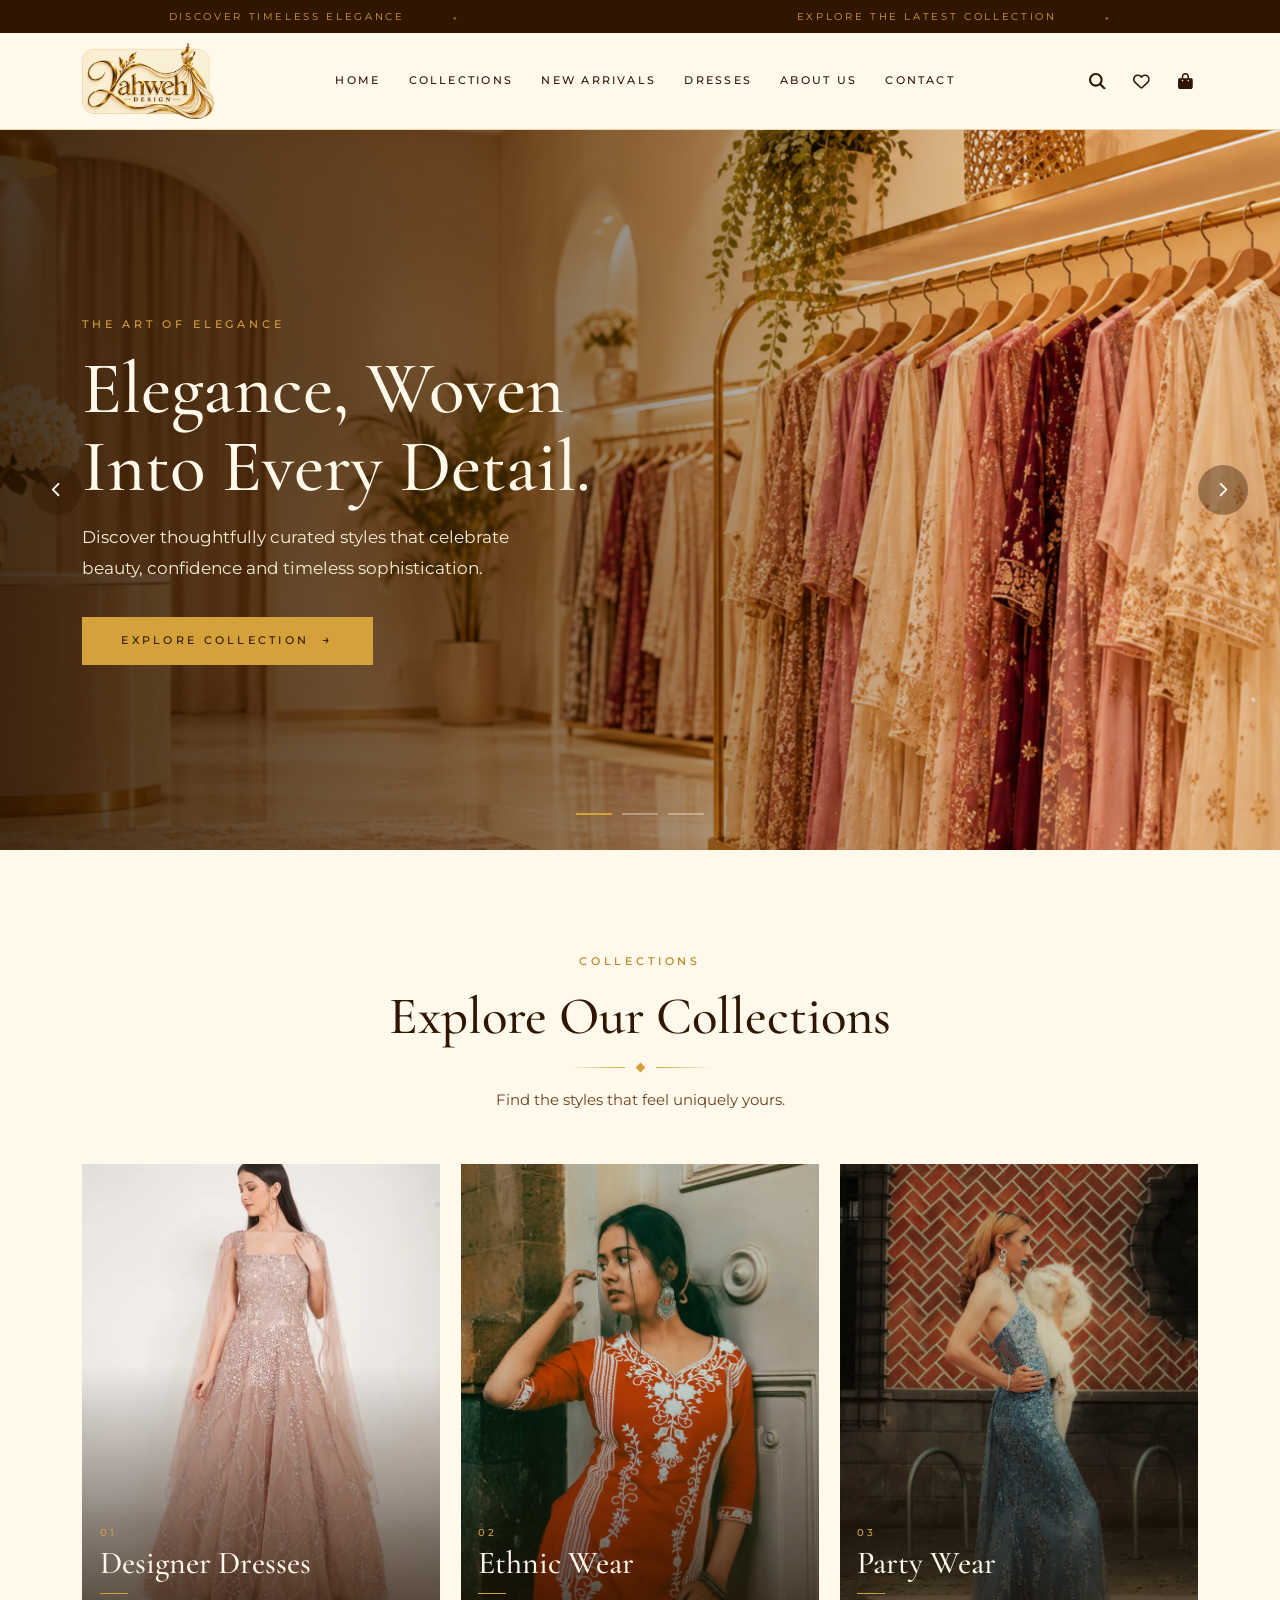
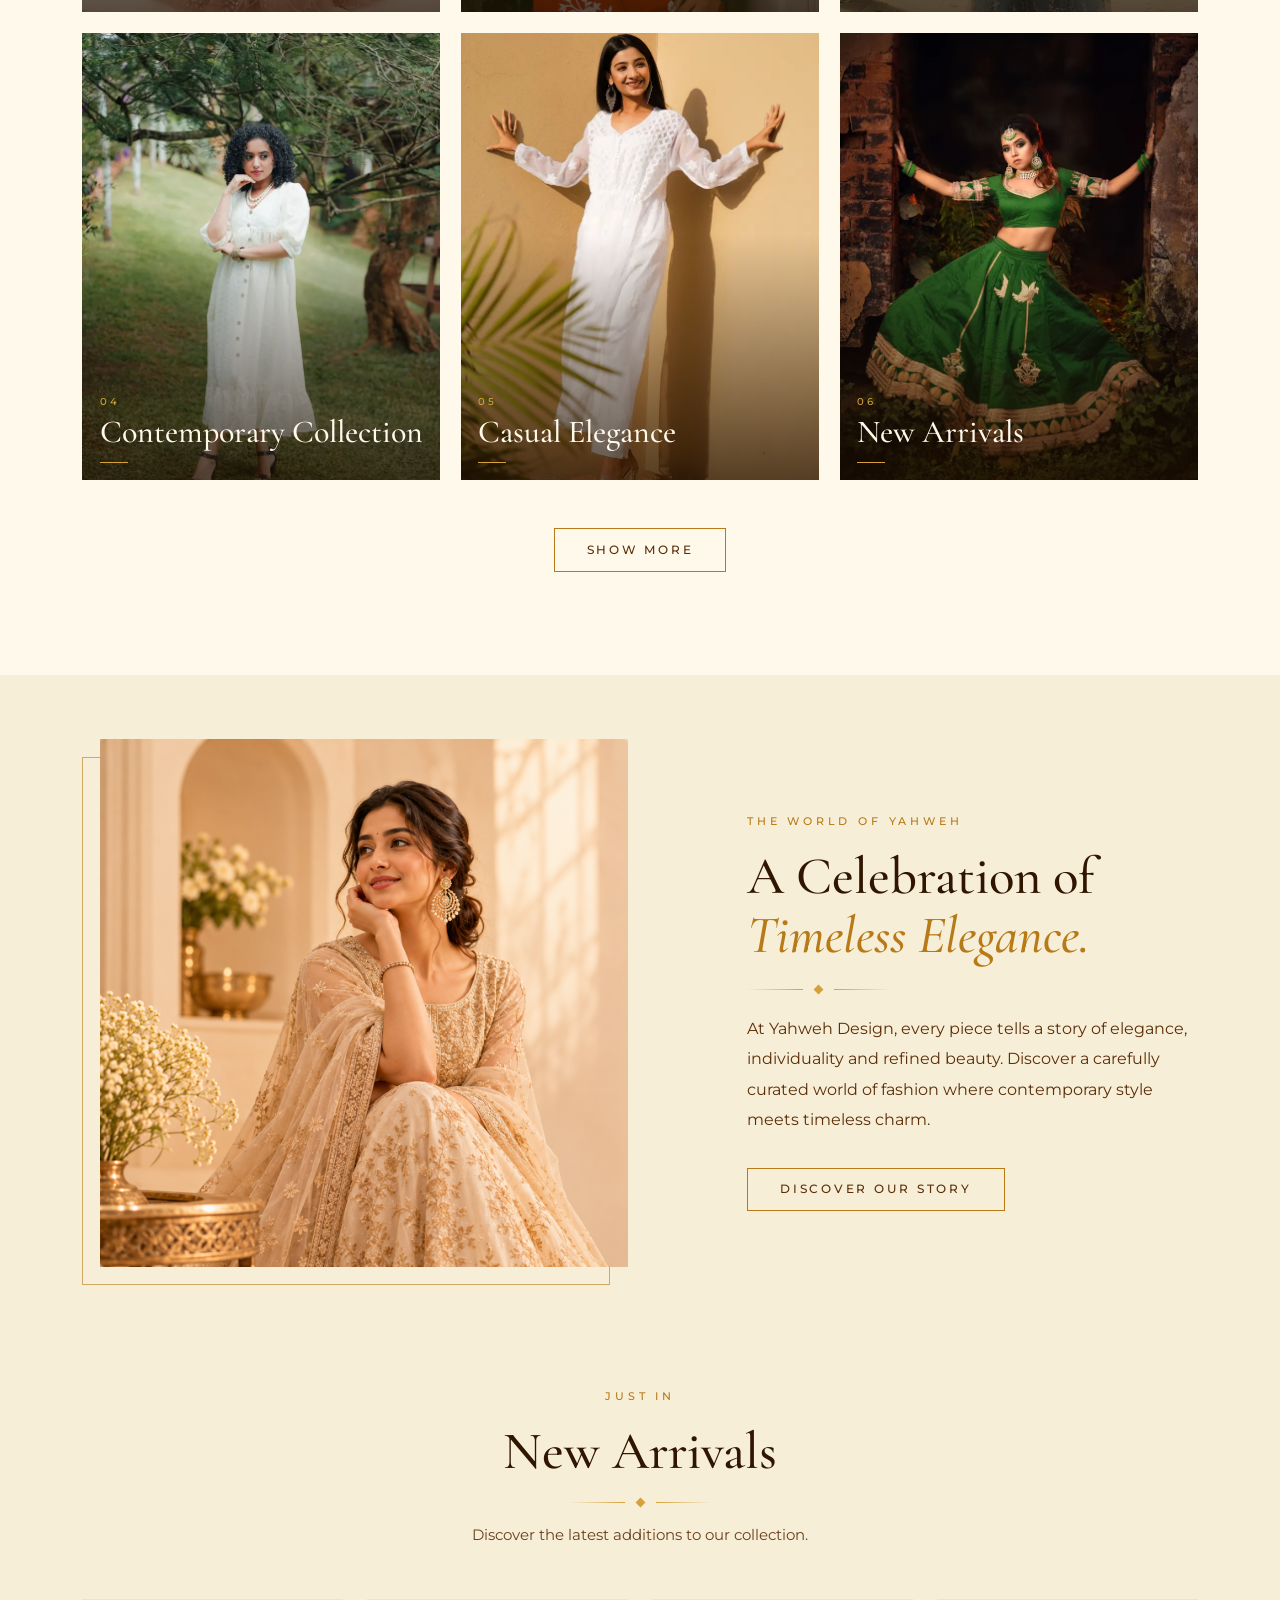
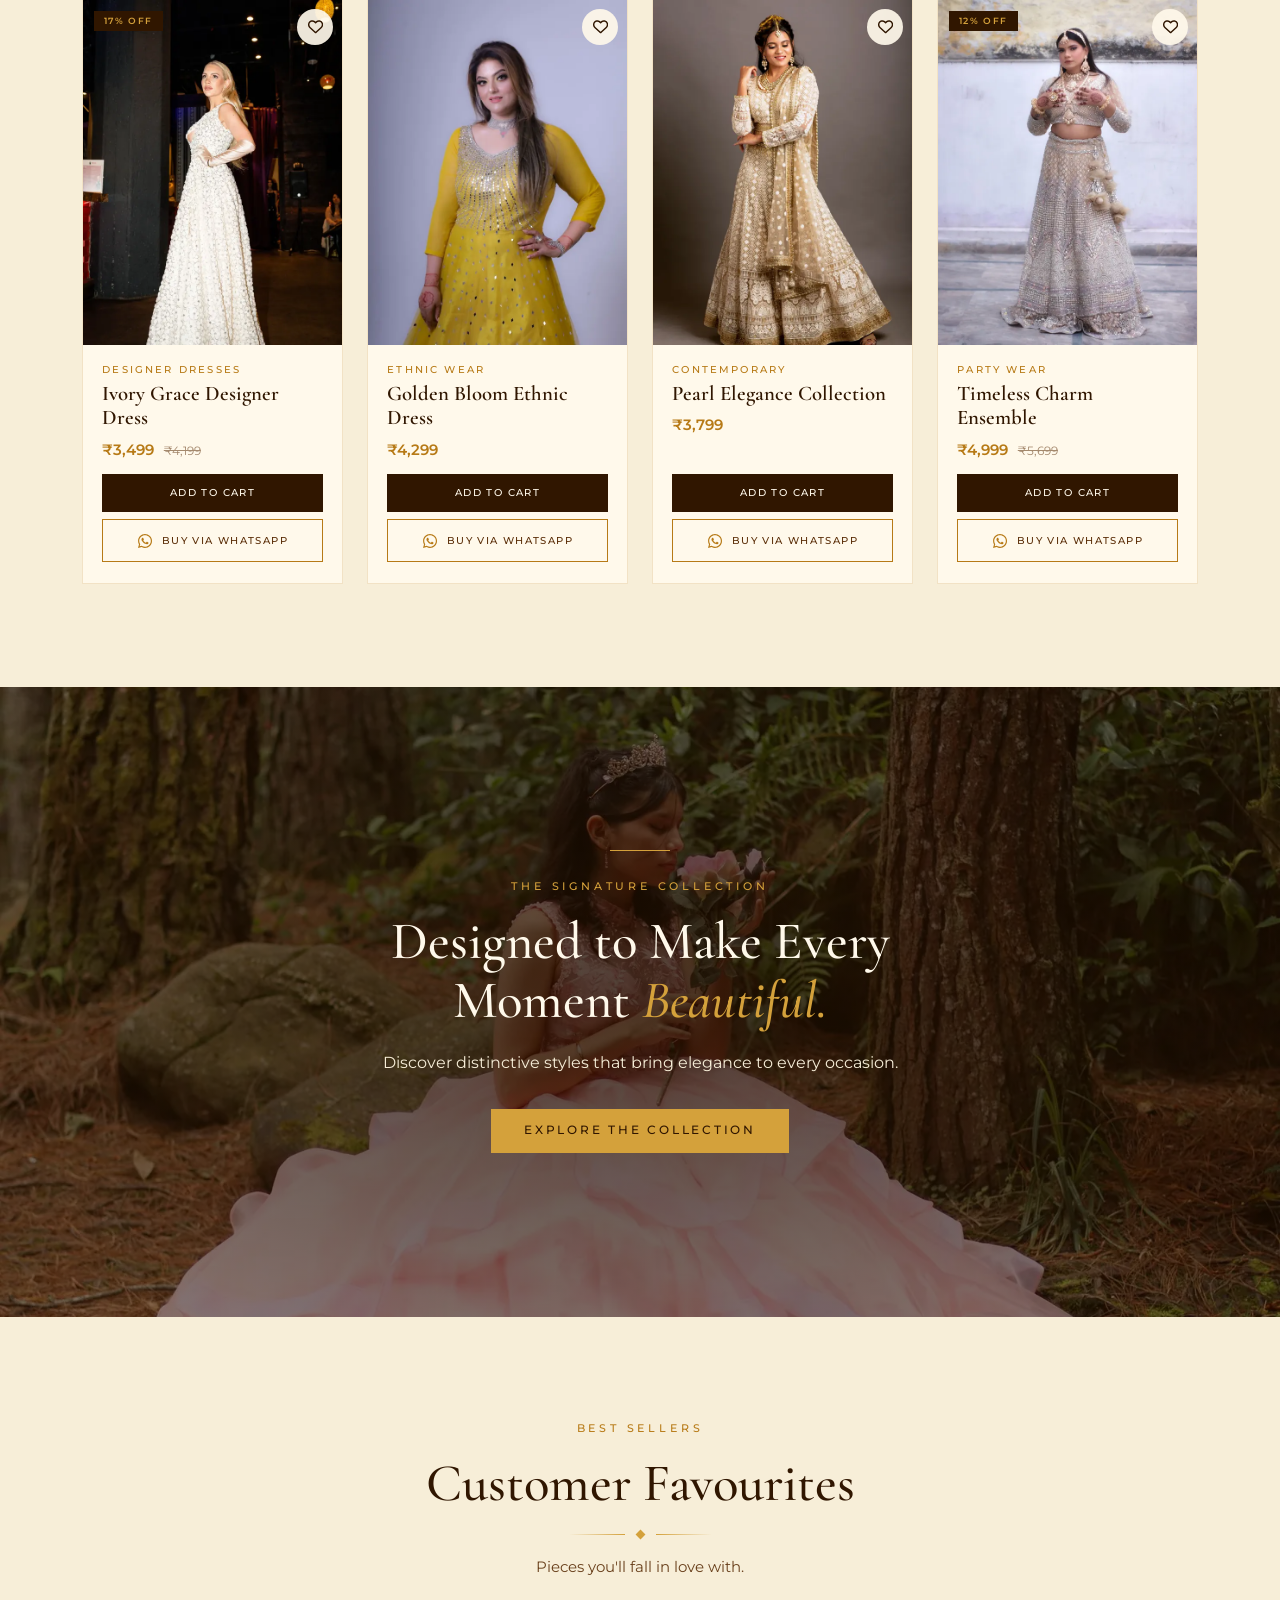
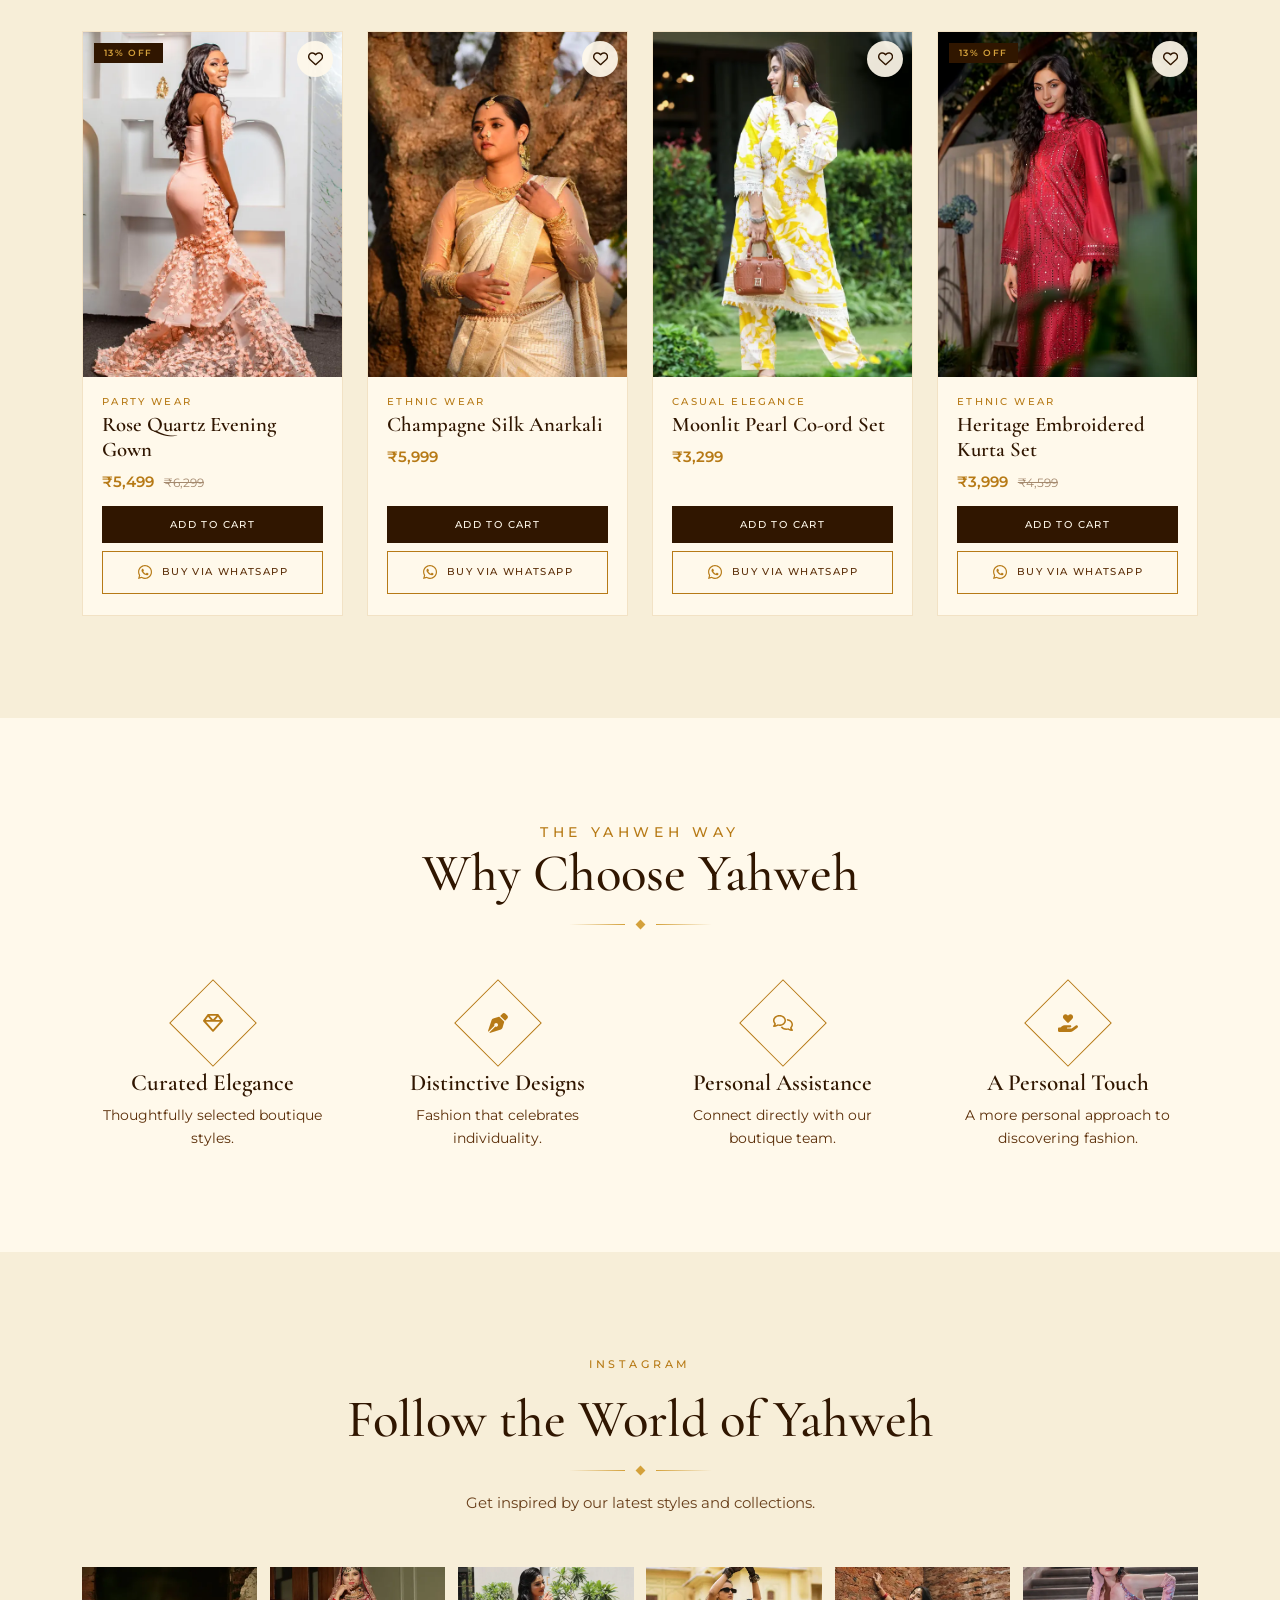
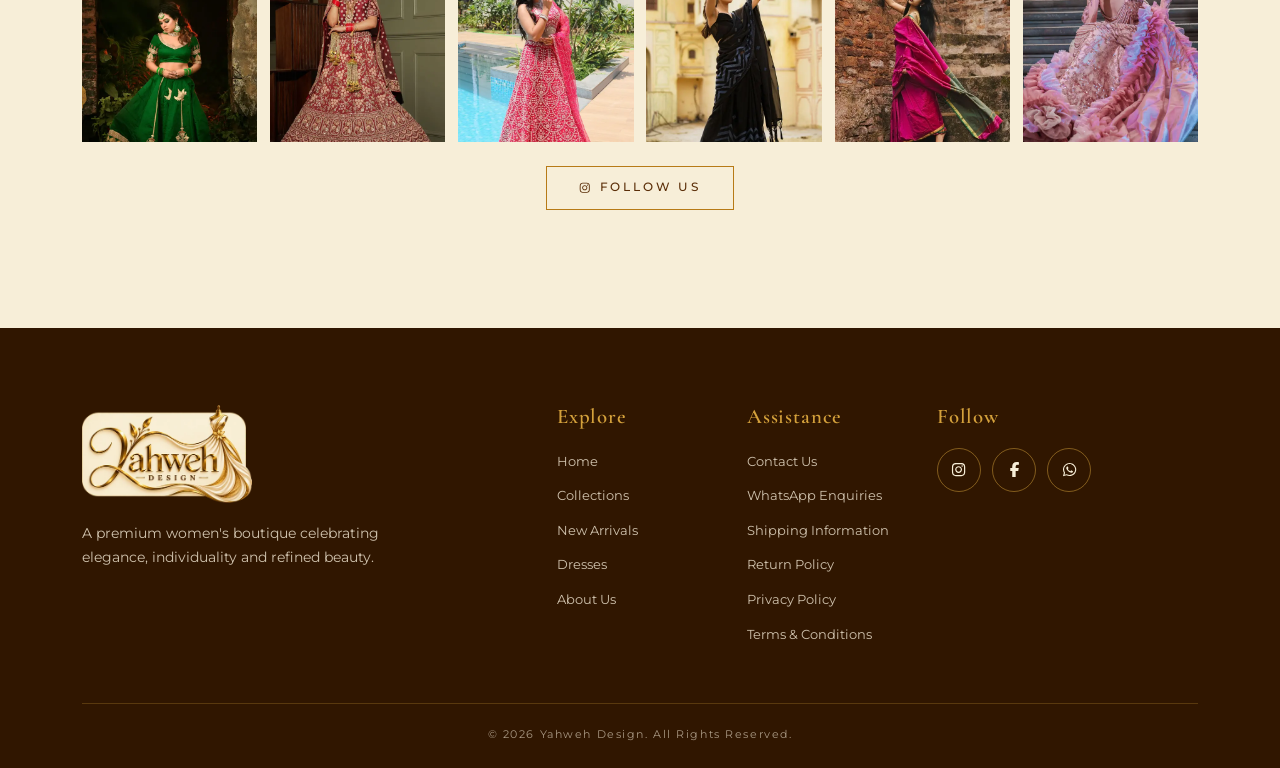
<file: index.html>
<!DOCTYPE html>
<html lang="en">
<head>
  <meta charset="utf-8">
  <meta name="viewport" content="width=device-width, initial-scale=1">
  <title>Yahweh Design | Premium Women's Boutique</title>
  <meta name="description" content="Yahweh Design — a premium women's boutique. Discover designer dresses, ethnic wear and contemporary styles, curated with timeless elegance.">
  <meta name="theme-color" content="#301600">
  <link rel="icon" type="image/png" sizes="64x64" href="assets/images/Yahweh-favicon-64.png">

  <link rel="preconnect" href="https://cdn.jsdelivr.net" crossorigin>
  <link rel="preconnect" href="https://fonts.googleapis.com">
  <link rel="preconnect" href="https://fonts.gstatic.com" crossorigin>
  <link href="https://fonts.googleapis.com/css2?family=Cormorant+Garamond:ital,wght@0,500;0,600;1,500&family=Montserrat:wght@400;500;600&display=swap" rel="stylesheet">
  <link href="https://cdn.jsdelivr.net/npm/bootstrap@5.3.3/dist/css/bootstrap.min.css" rel="stylesheet" integrity="sha384-QWTKZyjpPEjISv5WaRU9OFeRpok6YctnYmDr5pNlyT2bRjXh0JMhjY6hW+ALEwIH" crossorigin="anonymous">
    <link href="css/home.css" rel="stylesheet">
  <script>document.documentElement.classList.add("js");</script>
</head>
<body id="top">
<!-- Icons: Font Awesome Free 6.5.2 (c) Fonticons, Inc. - CC BY 4.0 - https://fontawesome.com/license/free -->
<svg width="0" height="0" style="position:absolute" aria-hidden="true" focusable="false"><symbol id="i-menu" viewBox="0 0 512 512"><path d="M0 96C0 78.3 14.3 64 32 64H416c17.7 0 32 14.3 32 32s-14.3 32-32 32H32C14.3 128 0 113.7 0 96zM64 256c0-17.7 14.3-32 32-32H480c17.7 0 32 14.3 32 32s-14.3 32-32 32H96c-17.7 0-32-14.3-32-32zM448 416c0 17.7-14.3 32-32 32H32c-17.7 0-32-14.3-32-32s14.3-32 32-32H416c17.7 0 32 14.3 32 32z"/></symbol><symbol id="i-search" viewBox="0 0 512 512"><path d="M416 208c0 45.9-14.9 88.3-40 122.7L502.6 457.4c12.5 12.5 12.5 32.8 0 45.3s-32.8 12.5-45.3 0L330.7 376c-34.4 25.2-76.8 40-122.7 40C93.1 416 0 322.9 0 208S93.1 0 208 0S416 93.1 416 208zM208 352a144 144 0 1 0 0-288 144 144 0 1 0 0 288z"/></symbol><symbol id="i-bag" viewBox="0 0 448 512"><path d="M160 112c0-35.3 28.7-64 64-64s64 28.7 64 64v48H160V112zm-48 48H48c-26.5 0-48 21.5-48 48V416c0 53 43 96 96 96H352c53 0 96-43 96-96V208c0-26.5-21.5-48-48-48H336V112C336 50.1 285.9 0 224 0S112 50.1 112 112v48zm24 48a24 24 0 1 1 0 48 24 24 0 1 1 0-48zm152 24a24 24 0 1 1 48 0 24 24 0 1 1 -48 0z"/></symbol><symbol id="i-close" viewBox="0 0 384 512"><path d="M342.6 150.6c12.5-12.5 12.5-32.8 0-45.3s-32.8-12.5-45.3 0L192 210.7 86.6 105.4c-12.5-12.5-32.8-12.5-45.3 0s-12.5 32.8 0 45.3L146.7 256 41.4 361.4c-12.5 12.5-12.5 32.8 0 45.3s32.8 12.5 45.3 0L192 301.3 297.4 406.6c12.5 12.5 32.8 12.5 45.3 0s12.5-32.8 0-45.3L237.3 256 342.6 150.6z"/></symbol><symbol id="i-prev" viewBox="0 0 320 512"><path d="M9.4 233.4c-12.5 12.5-12.5 32.8 0 45.3l192 192c12.5 12.5 32.8 12.5 45.3 0s12.5-32.8 0-45.3L77.3 256 246.6 86.6c12.5-12.5 12.5-32.8 0-45.3s-32.8-12.5-45.3 0l-192 192z"/></symbol><symbol id="i-next" viewBox="0 0 320 512"><path d="M310.6 233.4c12.5 12.5 12.5 32.8 0 45.3l-192 192c-12.5 12.5-32.8 12.5-45.3 0s-12.5-32.8 0-45.3L242.7 256 73.4 86.6c-12.5-12.5-12.5-32.8 0-45.3s32.8-12.5 45.3 0l192 192z"/></symbol><symbol id="i-pen" viewBox="0 0 512 512"><path d="M368.4 18.3L312.7 74.1 437.9 199.3l55.7-55.7c21.9-21.9 21.9-57.3 0-79.2L447.6 18.3c-21.9-21.9-57.3-21.9-79.2 0zM288 94.6l-9.2 2.8L134.7 140.6c-19.9 6-35.7 21.2-42.3 41L3.8 445.8c-3.8 11.3-1 23.9 7.3 32.4L164.7 324.7c-3-6.3-4.7-13.3-4.7-20.7c0-26.5 21.5-48 48-48s48 21.5 48 48s-21.5 48-48 48c-7.4 0-14.4-1.7-20.7-4.7L33.7 500.9c8.6 8.3 21.1 11.2 32.4 7.3l264.3-88.6c19.7-6.6 35-22.4 41-42.3l43.2-144.1 2.8-9.2L288 94.6z"/></symbol><symbol id="i-care" viewBox="0 0 576 512"><path d="M163.9 136.9c-29.4-29.8-29.4-78.2 0-108s77-29.8 106.4 0l17.7 18 17.7-18c29.4-29.8 77-29.8 106.4 0s29.4 78.2 0 108L310.5 240.1c-6.2 6.3-14.3 9.4-22.5 9.4s-16.3-3.1-22.5-9.4L163.9 136.9zM568.2 336.3c13.1 17.8 9.3 42.8-8.5 55.9L433.1 485.5c-23.4 17.2-51.6 26.5-80.7 26.5H192 32c-17.7 0-32-14.3-32-32V416c0-17.7 14.3-32 32-32H68.8l44.9-36c22.7-18.2 50.9-28 80-28H272h16 64c17.7 0 32 14.3 32 32s-14.3 32-32 32H288 272c-8.8 0-16 7.2-16 16s7.2 16 16 16H392.6l119.7-88.2c17.8-13.1 42.8-9.3 55.9 8.5zM193.6 384l0 0-.9 0c.3 0 .6 0 .9 0z"/></symbol><symbol id="i-heart-on" viewBox="0 0 512 512"><path d="M47.6 300.4L228.3 469.1c7.5 7 17.4 10.9 27.7 10.9s20.2-3.9 27.7-10.9L464.4 300.4c30.4-28.3 47.6-68 47.6-109.5v-5.8c0-69.9-50.5-129.5-119.4-141C347 36.5 300.6 51.4 268 84L256 96 244 84c-32.6-32.6-79-47.5-124.6-39.9C50.5 55.6 0 115.2 0 185.1v5.8c0 41.5 17.2 81.2 47.6 109.5z"/></symbol><symbol id="i-heart" viewBox="0 0 512 512"><path d="M225.8 468.2l-2.5-2.3L48.1 303.2C17.4 274.7 0 234.7 0 192.8v-3.3c0-70.4 50-130.8 119.2-144C158.6 37.9 198.9 47 231 69.6c9 6.4 17.4 13.8 25 22.3c4.2-4.8 8.7-9.2 13.5-13.3c3.7-3.2 7.5-6.2 11.5-9c0 0 0 0 0 0C313.1 47 353.4 37.9 392.8 45.4C462 58.6 512 119.1 512 189.5v3.3c0 41.9-17.4 81.9-48.1 110.4L288.7 465.9l-2.5 2.3c-8.2 7.6-19 11.9-30.2 11.9s-22-4.2-30.2-11.9zM239.1 145c-.4-.3-.7-.7-1-1.1l-17.8-20c0 0-.1-.1-.1-.1c0 0 0 0 0 0c-23.1-25.9-58-37.7-92-31.2C81.6 101.5 48 142.1 48 189.5v3.3c0 28.5 11.9 55.8 32.8 75.2L256 430.7 431.2 268c20.9-19.4 32.8-46.7 32.8-75.2v-3.3c0-47.3-33.6-88-80.1-96.9c-34-6.5-69 5.4-92 31.2c0 0 0 0-.1 .1s0 0-.1 .1l-17.8 20c-.3 .4-.7 .7-1 1.1c-4.5 4.5-10.6 7-16.9 7s-12.4-2.5-16.9-7z"/></symbol><symbol id="i-gem" viewBox="0 0 512 512"><path d="M168.5 72L256 165l87.5-93h-175zM383.9 99.1L311.5 176h129L383.9 99.1zm50 124.9H256 78.1L256 420.3 433.9 224zM71.5 176h129L128.1 99.1 71.5 176zm434.3 40.1l-232 256c-4.5 5-11 7.9-17.8 7.9s-13.2-2.9-17.8-7.9l-232-256c-7.7-8.5-8.3-21.2-1.5-30.4l112-152c4.5-6.1 11.7-9.8 19.3-9.8H376c7.6 0 14.8 3.6 19.3 9.8l112 152c6.8 9.2 6.1 21.9-1.5 30.4z"/></symbol><symbol id="i-chat" viewBox="0 0 640 512"><path d="M88.2 309.1c9.8-18.3 6.8-40.8-7.5-55.8C59.4 230.9 48 204 48 176c0-63.5 63.8-128 160-128s160 64.5 160 128s-63.8 128-160 128c-13.1 0-25.8-1.3-37.8-3.6c-10.4-2-21.2-.6-30.7 4.2c-4.1 2.1-8.3 4.1-12.6 6c-16 7.2-32.9 13.5-49.9 18c2.8-4.6 5.4-9.1 7.9-13.6c1.1-1.9 2.2-3.9 3.2-5.9zM0 176c0 41.8 17.2 80.1 45.9 110.3c-.9 1.7-1.9 3.5-2.8 5.1c-10.3 18.4-22.3 36.5-36.6 52.1c-6.6 7-8.3 17.2-4.6 25.9C5.8 378.3 14.4 384 24 384c43 0 86.5-13.3 122.7-29.7c4.8-2.2 9.6-4.5 14.2-6.8c15.1 3 30.9 4.5 47.1 4.5c114.9 0 208-78.8 208-176S322.9 0 208 0S0 78.8 0 176zM432 480c16.2 0 31.9-1.6 47.1-4.5c4.6 2.3 9.4 4.6 14.2 6.8C529.5 498.7 573 512 616 512c9.6 0 18.2-5.7 22-14.5c3.8-8.8 2-19-4.6-25.9c-14.2-15.6-26.2-33.7-36.6-52.1c-.9-1.7-1.9-3.4-2.8-5.1C622.8 384.1 640 345.8 640 304c0-94.4-87.9-171.5-198.2-175.8c4.1 15.2 6.2 31.2 6.2 47.8l0 .6c87.2 6.7 144 67.5 144 127.4c0 28-11.4 54.9-32.7 77.2c-14.3 15-17.3 37.6-7.5 55.8c1.1 2 2.2 4 3.2 5.9c2.5 4.5 5.2 9 7.9 13.6c-17-4.5-33.9-10.7-49.9-18c-4.3-1.9-8.5-3.9-12.6-6c-9.5-4.8-20.3-6.2-30.7-4.2c-12.1 2.4-24.7 3.6-37.8 3.6c-61.7 0-110-26.5-136.8-62.3c-16 5.4-32.8 9.4-50 11.8C279 439.8 350 480 432 480z"/></symbol><symbol id="i-trash" viewBox="0 0 448 512"><path d="M170.5 51.6L151.5 80h145l-19-28.4c-1.5-2.2-4-3.6-6.7-3.6H177.1c-2.7 0-5.2 1.3-6.7 3.6zm147-26.6L354.2 80H368h48 8c13.3 0 24 10.7 24 24s-10.7 24-24 24h-8V432c0 44.2-35.8 80-80 80H112c-44.2 0-80-35.8-80-80V128H24c-13.3 0-24-10.7-24-24S10.7 80 24 80h8H80 93.8l36.7-55.1C140.9 9.4 158.4 0 177.1 0h93.7c18.7 0 36.2 9.4 46.6 24.9zM80 128V432c0 17.7 14.3 32 32 32H336c17.7 0 32-14.3 32-32V128H80zm80 64V400c0 8.8-7.2 16-16 16s-16-7.2-16-16V192c0-8.8 7.2-16 16-16s16 7.2 16 16zm80 0V400c0 8.8-7.2 16-16 16s-16-7.2-16-16V192c0-8.8 7.2-16 16-16s16 7.2 16 16zm80 0V400c0 8.8-7.2 16-16 16s-16-7.2-16-16V192c0-8.8 7.2-16 16-16s16 7.2 16 16z"/></symbol><symbol id="i-instagram" viewBox="0 0 448 512"><path d="M224.1 141c-63.6 0-114.9 51.3-114.9 114.9s51.3 114.9 114.9 114.9S339 319.5 339 255.9 287.7 141 224.1 141zm0 189.6c-41.1 0-74.7-33.5-74.7-74.7s33.5-74.7 74.7-74.7 74.7 33.5 74.7 74.7-33.6 74.7-74.7 74.7zm146.4-194.3c0 14.9-12 26.8-26.8 26.8-14.9 0-26.8-12-26.8-26.8s12-26.8 26.8-26.8 26.8 12 26.8 26.8zm76.1 27.2c-1.7-35.9-9.9-67.7-36.2-93.9-26.2-26.2-58-34.4-93.9-36.2-37-2.1-147.9-2.1-184.9 0-35.8 1.7-67.6 9.9-93.9 36.1s-34.4 58-36.2 93.9c-2.1 37-2.1 147.9 0 184.9 1.7 35.9 9.9 67.7 36.2 93.9s58 34.4 93.9 36.2c37 2.1 147.9 2.1 184.9 0 35.9-1.7 67.7-9.9 93.9-36.2 26.2-26.2 34.4-58 36.2-93.9 2.1-37 2.1-147.8 0-184.8zM398.8 388c-7.8 19.6-22.9 34.7-42.6 42.6-29.5 11.7-99.5 9-132.1 9s-102.7 2.6-132.1-9c-19.6-7.8-34.7-22.9-42.6-42.6-11.7-29.5-9-99.5-9-132.1s-2.6-102.7 9-132.1c7.8-19.6 22.9-34.7 42.6-42.6 29.5-11.7 99.5-9 132.1-9s102.7-2.6 132.1 9c19.6 7.8 34.7 22.9 42.6 42.6 11.7 29.5 9 99.5 9 132.1s2.7 102.7-9 132.1z"/></symbol><symbol id="i-facebook" viewBox="0 0 320 512"><path d="M80 299.3V512H196V299.3h86.5l18-97.8H196V166.9c0-51.7 20.3-71.5 72.7-71.5c16.3 0 29.4 .4 37 1.2V7.9C291.4 4 256.4 0 236.2 0C129.3 0 80 50.5 80 159.4v42.1H14v97.8H80z"/></symbol><symbol id="i-whatsapp" viewBox="0 0 448 512"><path d="M380.9 97.1C339 55.1 283.2 32 223.9 32c-122.4 0-222 99.6-222 222 0 39.1 10.2 77.3 29.6 111L0 480l117.7-30.9c32.4 17.7 68.9 27 106.1 27h.1c122.3 0 224.1-99.6 224.1-222 0-59.3-25.2-115-67.1-157zm-157 341.6c-33.2 0-65.7-8.9-94-25.7l-6.7-4-69.8 18.3L72 359.2l-4.4-7c-18.5-29.4-28.2-63.3-28.2-98.2 0-101.7 82.8-184.5 184.6-184.5 49.3 0 95.6 19.2 130.4 54.1 34.8 34.9 56.2 81.2 56.1 130.5 0 101.8-84.9 184.6-186.6 184.6zm101.2-138.2c-5.5-2.8-32.8-16.2-37.9-18-5.1-1.9-8.8-2.8-12.5 2.8-3.7 5.6-14.3 18-17.6 21.8-3.2 3.7-6.5 4.2-12 1.4-32.6-16.3-54-29.1-75.5-66-5.7-9.8 5.7-9.1 16.3-30.3 1.8-3.7.9-6.9-.5-9.7-1.4-2.8-12.5-30.1-17.1-41.2-4.5-10.8-9.1-9.3-12.5-9.5-3.2-.2-6.9-.2-10.6-.2-3.7 0-9.7 1.4-14.8 6.9-5.1 5.6-19.4 19-19.4 46.3 0 27.3 19.9 53.7 22.6 57.4 2.8 3.7 39.1 59.7 94.8 83.8 35.2 15.2 49 16.5 66.6 13.9 10.7-1.6 32.8-13.4 37.4-26.4 4.6-13 4.6-24.1 3.2-26.4-1.3-2.5-5-3.9-10.5-6.6z"/></symbol></svg>

  <a class="skip-link" href="#main">Skip to content</a>

  <!-- 1. Announcement bar -->
  <div class="announce" role="note" aria-label="Announcements">
    <div class="announce__track">
      <!-- One <p> per message; add or edit messages here (keep each short, single line) -->
      <p>Discover Timeless Elegance</p>
      <p>Explore the Latest Collection</p>
    </div>
  </div>

  <!-- 2. Header -->
  <header class="site-header" id="siteHeader">
    <div class="container-xl header-grid">
      <button class="icon-btn menu-toggle" id="menuOpen" type="button" aria-label="Open menu" aria-controls="navDrawer" aria-expanded="false">
        <svg class="i" aria-hidden="true"><use href="#i-menu"/></svg>
      </button>

      <a class="brand" href="#top" aria-label="Yahweh Design — home">
        <img src="assets/images/Yahweh-logo.webp" alt="Yahweh Design" width="400" height="231" decoding="async">
      </a>

      <nav class="main-nav" aria-label="Primary">
        <ul>
          <li><a href="#top">Home</a></li>
          <li><a href="#collections">Collections</a></li>
          <li><a href="#new-arrivals">New Arrivals</a></li>
          <li><a href="products.html">Dresses</a></li>
          <li><a href="about.html">About Us</a></li>
          <li><a href="contact.html">Contact</a></li>
        </ul>
      </nav>

      <div class="header-actions">
        <button class="icon-btn" id="searchToggle" type="button" aria-label="Search products" aria-expanded="false" aria-controls="searchPanel"><svg class="i" aria-hidden="true"><use href="#i-search"/></svg></button>
        <a class="icon-btn" id="wishlistBtn" href="wishlist.html" aria-label="Wishlist"><svg class="i" aria-hidden="true"><use href="#i-heart"/></svg><span class="count" data-wish-count hidden>0</span></a>
        <button class="icon-btn" id="cartOpen" type="button" aria-label="Open shopping bag" aria-controls="cartDrawer"><svg class="i" aria-hidden="true"><use href="#i-bag"/></svg><span class="count" data-cart-count hidden>0</span></button>
      </div>
    </div>

    <div class="search-panel" id="searchPanel" aria-hidden="true">
      <form class="container-xl search-form" id="searchForm" role="search" action="search-results.html" method="get" data-search-form>
        <label class="visually-hidden" for="searchInput">Search products</label>
        <input id="searchInput" name="q" type="search" placeholder="Search dresses, ethnic wear, co-ords…" autocomplete="off">
        <button type="submit" class="btn-vd btn-vd--dark">Search</button>
        <button type="button" class="icon-btn" id="searchClose" aria-label="Close search"><svg class="i" aria-hidden="true"><use href="#i-close"/></svg></button>
      </form>
    </div>
  </header>

  <!-- Mobile navigation drawer -->
  <div class="backdrop" id="backdrop" hidden></div>
  <aside class="drawer drawer--left" id="navDrawer" aria-label="Menu" aria-hidden="true">
    <div class="drawer__head">
      <img src="assets/images/Yahweh-logo.webp" alt="Yahweh Design" width="400" height="231" loading="lazy" decoding="async">
      <button class="icon-btn" type="button" data-close-drawer aria-label="Close menu"><svg class="i" aria-hidden="true"><use href="#i-close"/></svg></button>
    </div>
    <nav class="drawer__nav" aria-label="Mobile">
      <a href="#top">Home</a>
      <a href="#collections">Collections</a>
      <a href="#new-arrivals">New Arrivals</a>
      <a href="products.html">Dresses</a>
      <a href="about.html">About Us</a>
      <a href="contact.html">Contact</a>
    </nav>
    <div class="drawer__foot">
      <button type="button" class="drawer__shortcut" data-open-cart><svg class="i" aria-hidden="true"><use href="#i-bag"/></svg> Shopping Bag <span class="count count--inline" data-cart-count hidden>0</span></button>
      <a class="drawer__shortcut" href="wishlist.html"><svg class="i" aria-hidden="true"><use href="#i-heart"/></svg> Wishlist <span class="count count--inline" data-wish-count hidden>0</span></a>
    </div>
  </aside>

  <main id="main">
    <!-- 3. Hero slider (rotation handled by js/home.js) -->
    <section class="hero" id="hero" aria-roledescription="carousel" aria-label="Featured collections">
      <div class="hero__slides" id="heroSlides">
        <div class="slide active" role="group" aria-roledescription="slide" aria-label="1 of 3">
          <figure class="ph hero-tone-1 has-img" role="presentation"><img src="assets/images/hero11.png" alt="" width="1600" height="900" decoding="async" fetchpriority="high"></figure>
          <div class="container-xl slide__inner"><div class="slide__copy">
            <p class="label label--gold">The Art of Elegance</p>
            <h1>Elegance, Woven Into Every Detail.</h1>
            <p>Discover thoughtfully curated styles that celebrate beauty, confidence and timeless sophistication.</p>
            <a class="btn-vd btn-vd--gold" href="#collections">Explore Collection</a>
          </div></div>
        </div>
        <div class="slide" role="group" aria-roledescription="slide" aria-label="2 of 3" aria-hidden="true">
          <figure class="ph hero-tone-2 has-img" role="presentation"><img src="assets/images/hero-2.png" alt="" width="1600" height="900" decoding="async" loading="lazy"></figure>
          <div class="container-xl slide__inner"><div class="slide__copy">
            <p class="label label--gold">The New Collection</p>
            <h2>Style That Speaks Without Words.</h2>
            <p>Discover distinctive designs created for moments worth remembering.</p>
            <a class="btn-vd btn-vd--gold" href="#new-arrivals" tabindex="-1">Discover More</a>
          </div></div>
        </div>
        <div class="slide" role="group" aria-roledescription="slide" aria-label="3 of 3" aria-hidden="true">
          <figure class="ph hero-tone-3 has-img" role="presentation"><img src="assets/images/hero-3.png" alt="" width="1600" height="900" decoding="async" loading="lazy"></figure>
          <div class="container-xl slide__inner"><div class="slide__copy">
            <p class="label label--gold">Timeless Beauty</p>
            <h2>Where Tradition Meets Modern Grace.</h2>
            <p>Find your perfect expression of elegance with our curated boutique collections.</p>
            <a class="btn-vd btn-vd--gold" href="#favourites" tabindex="-1">Shop Now</a>
          </div></div>
        </div>
      </div>
      <button class="hero__arrow hero__arrow--prev" id="heroPrev" type="button" aria-label="Previous slide"><svg class="i" aria-hidden="true"><use href="#i-prev"/></svg></button>
      <button class="hero__arrow hero__arrow--next" id="heroNext" type="button" aria-label="Next slide"><svg class="i" aria-hidden="true"><use href="#i-next"/></svg></button>
      <div class="hero__dots" id="heroDots" role="tablist" aria-label="Choose slide">
        <button type="button" role="tab" aria-label="Go to slide 1" aria-selected="true"></button>
        <button type="button" role="tab" aria-label="Go to slide 2" aria-selected="false"></button>
        <button type="button" role="tab" aria-label="Go to slide 3" aria-selected="false"></button>
      </div>
    </section>

    <!-- 5. Shop by category -->
    <section class="section section--pearl" id="collections">
      <div class="container-xl">
        <header class="section-head reveal">
          <p class="label">Collections</p>
          <h2 class="display">Explore Our Collections</h2>
          <div class="orn" aria-hidden="true"><span></span><i></i><span></span></div>
          <p class="sub">Find the styles that feel uniquely yours.</p>
        </header>
        <!-- Update each href when collection pages exist -->
        <div class="cat-grid" id="catGrid">
          <a class="cat reveal" href="products.html?category=Designer%20Dresses"><figure class="ph tone-2 has-img"><img src="assets/images/cat-1.webp" alt="" width="720" height="900" loading="lazy" decoding="async"></figure><span class="cat__title"><small>01</small>Designer Dresses</span></a>
          <a class="cat reveal" style="--d:.08s" href="products.html?category=Ethnic%20Wear"><figure class="ph tone-4 has-img"><img src="assets/images/cat-2.webp" alt="" width="720" height="900" loading="lazy" decoding="async"></figure><span class="cat__title"><small>02</small>Ethnic Wear</span></a>
          <a class="cat reveal" style="--d:.16s" href="products.html?category=Party%20Wear"><figure class="ph tone-5 has-img"><img src="assets/images/cat-3.webp" alt="" width="720" height="900" loading="lazy" decoding="async"></figure><span class="cat__title"><small>03</small>Party Wear</span></a>
          <a class="cat reveal" href="products.html?category=Contemporary"><figure class="ph tone-1 has-img"><img src="assets/images/cat-4.webp" alt="" width="720" height="900" loading="lazy" decoding="async"></figure><span class="cat__title"><small>04</small>Contemporary Collection</span></a>
          <a class="cat reveal" style="--d:.08s" href="products.html?category=Casual%20Elegance"><figure class="ph tone-6 has-img"><img src="assets/images/cat-5.webp" alt="" width="720" height="900" loading="lazy" decoding="async"></figure><span class="cat__title"><small>05</small>Casual Elegance</span></a>
          <a class="cat reveal" style="--d:.16s" href="products.html?sort=newest"><figure class="ph tone-2 has-img"><img src="assets/images/cat-6.webp" alt="" width="720" height="900" loading="lazy" decoding="async"></figure><span class="cat__title"><small>06</small>New Arrivals</span></a>
          <!-- Cards 7+ are hidden by js/home.js until "Show More" is clicked. Links use the site search because these have no category filter yet. -->
          <a class="cat reveal" href="search-results.html?q=Saree"><figure class="ph tone-4 has-img"><img src="assets/images/p-m01.webp" alt="" width="600" height="800" loading="lazy" decoding="async"></figure><span class="cat__title"><small>07</small>Sarees</span></a>
          <a class="cat reveal" style="--d:.08s" href="search-results.html?q=Lehenga"><figure class="ph tone-5 has-img"><img src="assets/images/p-m04.webp" alt="" width="600" height="800" loading="lazy" decoding="async"></figure><span class="cat__title"><small>08</small>Lehengas</span></a>
          <a class="cat reveal" style="--d:.16s" href="search-results.html?q=Kurta"><figure class="ph tone-1 has-img"><img src="assets/images/p-b04.webp" alt="" width="600" height="800" loading="lazy" decoding="async"></figure><span class="cat__title"><small>09</small>Kurta Sets</span></a>
          <a class="cat reveal" href="search-results.html?q=Gown"><figure class="ph tone-6 has-img"><img src="assets/images/p-b01.webp" alt="" width="600" height="800" loading="lazy" decoding="async"></figure><span class="cat__title"><small>10</small>Evening Gowns</span></a>
          <a class="cat reveal" style="--d:.08s" href="search-results.html?q=Co-ord"><figure class="ph tone-2 has-img"><img src="assets/images/p-b03.webp" alt="" width="600" height="800" loading="lazy" decoding="async"></figure><span class="cat__title"><small>11</small>Co-ord Sets</span></a>
        </div>
        <!-- Shown by js/home.js only when there are more than 6 cards -->
        <div class="cat-more" hidden><button class="btn-vd btn-vd--line" type="button" data-cat-more aria-controls="catGrid" aria-expanded="false">Show More</button></div>
      </div>
    </section>

    <!-- 4. Brand introduction -->
    <section class="section intro" id="about">
      <div class="container-xl">
        <div class="row align-items-center g-4">
          <div class="col-lg-6 reveal">
            <div class="intro__frame">
              <figure class="ph tone-3 ratio-45 has-img" role="img" aria-label="Designer boutique dress fabric detail"><img src="assets/images/intro22.png" alt="" width="800" height="1000" loading="lazy" decoding="async"></figure>
            </div>
          </div>
          <div class="col-lg-5 offset-lg-1 reveal" style="--d:.15s">
            <p class="label">The World of Yahweh</p>
            <h2 class="display">A Celebration of <em>Timeless Elegance.</em></h2>
            <div class="orn" aria-hidden="true"><span></span><i></i><span></span></div>
            <p class="body-lg">At Yahweh Design, every piece tells a story of elegance, individuality and refined beauty. Discover a carefully curated world of fashion where contemporary style meets timeless charm.</p>
            <a class="btn-vd btn-vd--line" href="about.html">Discover Our Story</a>
          </div>
        </div>
      </div>
    </section>

    <!-- 6. New arrivals -->
    <section class="section" id="new-arrivals">
      <div class="container-xl">
        <header class="section-head reveal">
          <p class="label">Just In</p>
          <h2 class="display">New Arrivals</h2>
          <div class="orn" aria-hidden="true"><span></span><i></i><span></span></div>
          <p class="sub">Discover the latest additions to our collection.</p>
        </header>
        <div class="row g-3 g-lg-4 product-grid" id="gridNew">
          <div class="col-6 col-md-4 col-lg-3 product-col reveal" data-product-id="VD-N01" data-name="Ivory Grace Designer Dress" data-category="Designer Dresses" data-price="3499" data-old-price="4199" data-added="2026-11-02" data-image="assets/images/p-n01.webp">
            <article class="card-p">
              <div class="card-p__media">
                <a class="card-p__link" href="product-detail.html?id=VD-N01"><figure class="ph tone-3 has-img" role="img" aria-label="Ivory Grace Designer Dress"><img src="assets/images/p-n01.webp" alt="" width="600" height="800" loading="lazy" decoding="async"></figure></a>
                <span class="tag">17% OFF</span>
                <button type="button" class="wish-btn" data-product-id="VD-N01" aria-label="Add Ivory Grace Designer Dress to wishlist" aria-pressed="false"><svg class="i" aria-hidden="true"><use href="#i-heart"/></svg></button>
              </div>
              <div class="card-p__body">
                <p class="card-p__cat">Designer Dresses</p>
                <h3 class="card-p__name"><a href="product-detail.html?id=VD-N01">Ivory Grace Designer Dress</a></h3>
                <p class="card-p__price"><strong>₹3,499</strong> <s>₹4,199</s></p>
                <div class="card-p__actions">
                  <button type="button" class="btn-vd btn-vd--dark btn-vd--sm" data-add>Add to Cart</button>
                  <button type="button" class="btn-vd btn-vd--wa-line btn-vd--sm" data-wa><svg class="i" aria-hidden="true"><use href="#i-whatsapp"/></svg><span>Buy via WhatsApp</span></button>
                </div>
              </div>
            </article>
          </div>
          <div class="col-6 col-md-4 col-lg-3 product-col reveal" data-product-id="VD-N02" data-name="Golden Bloom Ethnic Dress" data-category="Ethnic Wear" data-price="4299" data-old-price="0" data-added="2026-11-01" data-image="assets/images/p-n02.webp">
            <article class="card-p">
              <div class="card-p__media">
                <a class="card-p__link" href="product-detail.html?id=VD-N02"><figure class="ph tone-2 has-img" role="img" aria-label="Golden Bloom Ethnic Dress"><img src="assets/images/p-n02.webp" alt="" width="600" height="800" loading="lazy" decoding="async"></figure></a>
                <button type="button" class="wish-btn" data-product-id="VD-N02" aria-label="Add Golden Bloom Ethnic Dress to wishlist" aria-pressed="false"><svg class="i" aria-hidden="true"><use href="#i-heart"/></svg></button>
              </div>
              <div class="card-p__body">
                <p class="card-p__cat">Ethnic Wear</p>
                <h3 class="card-p__name"><a href="product-detail.html?id=VD-N02">Golden Bloom Ethnic Dress</a></h3>
                <p class="card-p__price"><strong>₹4,299</strong></p>
                <div class="card-p__actions">
                  <button type="button" class="btn-vd btn-vd--dark btn-vd--sm" data-add>Add to Cart</button>
                  <button type="button" class="btn-vd btn-vd--wa-line btn-vd--sm" data-wa><svg class="i" aria-hidden="true"><use href="#i-whatsapp"/></svg><span>Buy via WhatsApp</span></button>
                </div>
              </div>
            </article>
          </div>
          <div class="col-6 col-md-4 col-lg-3 product-col reveal" data-product-id="VD-N03" data-name="Pearl Elegance Collection" data-category="Contemporary" data-price="3799" data-old-price="0" data-added="2026-10-30" data-image="assets/images/p-n03.webp">
            <article class="card-p">
              <div class="card-p__media">
                <a class="card-p__link" href="product-detail.html?id=VD-N03"><figure class="ph tone-5 has-img" role="img" aria-label="Pearl Elegance Collection"><img src="assets/images/p-n03.webp" alt="" width="600" height="800" loading="lazy" decoding="async"></figure></a>
                <button type="button" class="wish-btn" data-product-id="VD-N03" aria-label="Add Pearl Elegance Collection to wishlist" aria-pressed="false"><svg class="i" aria-hidden="true"><use href="#i-heart"/></svg></button>
              </div>
              <div class="card-p__body">
                <p class="card-p__cat">Contemporary</p>
                <h3 class="card-p__name"><a href="product-detail.html?id=VD-N03">Pearl Elegance Collection</a></h3>
                <p class="card-p__price"><strong>₹3,799</strong></p>
                <div class="card-p__actions">
                  <button type="button" class="btn-vd btn-vd--dark btn-vd--sm" data-add>Add to Cart</button>
                  <button type="button" class="btn-vd btn-vd--wa-line btn-vd--sm" data-wa><svg class="i" aria-hidden="true"><use href="#i-whatsapp"/></svg><span>Buy via WhatsApp</span></button>
                </div>
              </div>
            </article>
          </div>
          <div class="col-6 col-md-4 col-lg-3 product-col reveal" data-product-id="VD-N04" data-name="Timeless Charm Ensemble" data-category="Party Wear" data-price="4999" data-old-price="5699" data-added="2026-10-28" data-image="assets/images/p-n04.webp">
            <article class="card-p">
              <div class="card-p__media">
                <a class="card-p__link" href="product-detail.html?id=VD-N04"><figure class="ph tone-4 has-img" role="img" aria-label="Timeless Charm Ensemble"><img src="assets/images/p-n04.webp" alt="" width="600" height="800" loading="lazy" decoding="async"></figure></a>
                <span class="tag">12% OFF</span>
                <button type="button" class="wish-btn" data-product-id="VD-N04" aria-label="Add Timeless Charm Ensemble to wishlist" aria-pressed="false"><svg class="i" aria-hidden="true"><use href="#i-heart"/></svg></button>
              </div>
              <div class="card-p__body">
                <p class="card-p__cat">Party Wear</p>
                <h3 class="card-p__name"><a href="product-detail.html?id=VD-N04">Timeless Charm Ensemble</a></h3>
                <p class="card-p__price"><strong>₹4,999</strong> <s>₹5,699</s></p>
                <div class="card-p__actions">
                  <button type="button" class="btn-vd btn-vd--dark btn-vd--sm" data-add>Add to Cart</button>
                  <button type="button" class="btn-vd btn-vd--wa-line btn-vd--sm" data-wa><svg class="i" aria-hidden="true"><use href="#i-whatsapp"/></svg><span>Buy via WhatsApp</span></button>
                </div>
              </div>
            </article>
          </div>
        </div>
      </div>
    </section>

    <!-- 7. Signature banner -->
    <section class="banner" aria-labelledby="bannerTitle">
      <figure class="ph tone-6 banner__bg has-img" role="presentation"><img src="assets/images/banner.webp" alt="" width="1600" height="900" loading="lazy" decoding="async"></figure>
      <div class="container-xl banner__inner">
        <div class="banner__copy reveal">
          <p class="label label--gold">The Signature Collection</p>
          <h2 class="display display--light" id="bannerTitle">Designed to Make Every Moment <em>Beautiful.</em></h2>
          <p class="banner__text">Discover distinctive styles that bring elegance to every occasion.</p>
          <a class="btn-vd btn-vd--gold" href="#favourites">Explore the Collection</a>
        </div>
      </div>
    </section>

    <!-- 8. Best sellers -->
    <section class="section" id="favourites">
      <div class="container-xl">
        <header class="section-head reveal">
          <p class="label">Best Sellers</p>
          <h2 class="display">Customer Favourites</h2>
          <div class="orn" aria-hidden="true"><span></span><i></i><span></span></div>
          <p class="sub">Pieces you'll fall in love with.</p>
        </header>
        <div class="row g-3 g-lg-4 product-grid" id="gridBest">
          <div class="col-6 col-md-4 col-lg-3 product-col reveal" data-product-id="VD-B01" data-name="Rose Quartz Evening Gown" data-category="Party Wear" data-price="5499" data-old-price="6299" data-added="2026-09-20" data-image="assets/images/p-b01.webp">
            <article class="card-p">
              <div class="card-p__media">
                <a class="card-p__link" href="product-detail.html?id=VD-B01"><figure class="ph tone-1 has-img" role="img" aria-label="Rose Quartz Evening Gown"><img src="assets/images/p-b01.webp" alt="" width="600" height="800" loading="lazy" decoding="async"></figure></a>
                <span class="tag">13% OFF</span>
                <button type="button" class="wish-btn" data-product-id="VD-B01" aria-label="Add Rose Quartz Evening Gown to wishlist" aria-pressed="false"><svg class="i" aria-hidden="true"><use href="#i-heart"/></svg></button>
              </div>
              <div class="card-p__body">
                <p class="card-p__cat">Party Wear</p>
                <h3 class="card-p__name"><a href="product-detail.html?id=VD-B01">Rose Quartz Evening Gown</a></h3>
                <p class="card-p__price"><strong>₹5,499</strong> <s>₹6,299</s></p>
                <div class="card-p__actions">
                  <button type="button" class="btn-vd btn-vd--dark btn-vd--sm" data-add>Add to Cart</button>
                  <button type="button" class="btn-vd btn-vd--wa-line btn-vd--sm" data-wa><svg class="i" aria-hidden="true"><use href="#i-whatsapp"/></svg><span>Buy via WhatsApp</span></button>
                </div>
              </div>
            </article>
          </div>
          <div class="col-6 col-md-4 col-lg-3 product-col reveal" data-product-id="VD-B02" data-name="Champagne Silk Anarkali" data-category="Ethnic Wear" data-price="5999" data-old-price="0" data-added="2026-09-12" data-image="assets/images/p-b02.webp">
            <article class="card-p">
              <div class="card-p__media">
                <a class="card-p__link" href="product-detail.html?id=VD-B02"><figure class="ph tone-5 has-img" role="img" aria-label="Champagne Silk Anarkali"><img src="assets/images/p-b02.webp" alt="" width="600" height="800" loading="lazy" decoding="async"></figure></a>
                <button type="button" class="wish-btn" data-product-id="VD-B02" aria-label="Add Champagne Silk Anarkali to wishlist" aria-pressed="false"><svg class="i" aria-hidden="true"><use href="#i-heart"/></svg></button>
              </div>
              <div class="card-p__body">
                <p class="card-p__cat">Ethnic Wear</p>
                <h3 class="card-p__name"><a href="product-detail.html?id=VD-B02">Champagne Silk Anarkali</a></h3>
                <p class="card-p__price"><strong>₹5,999</strong></p>
                <div class="card-p__actions">
                  <button type="button" class="btn-vd btn-vd--dark btn-vd--sm" data-add>Add to Cart</button>
                  <button type="button" class="btn-vd btn-vd--wa-line btn-vd--sm" data-wa><svg class="i" aria-hidden="true"><use href="#i-whatsapp"/></svg><span>Buy via WhatsApp</span></button>
                </div>
              </div>
            </article>
          </div>
          <div class="col-6 col-md-4 col-lg-3 product-col reveal" data-product-id="VD-B03" data-name="Moonlit Pearl Co-ord Set" data-category="Casual Elegance" data-price="3299" data-old-price="0" data-added="2026-09-05" data-image="assets/images/p-b03.webp">
            <article class="card-p">
              <div class="card-p__media">
                <a class="card-p__link" href="product-detail.html?id=VD-B03"><figure class="ph tone-3 has-img" role="img" aria-label="Moonlit Pearl Co-ord Set"><img src="assets/images/p-b03.webp" alt="" width="600" height="800" loading="lazy" decoding="async"></figure></a>
                <button type="button" class="wish-btn" data-product-id="VD-B03" aria-label="Add Moonlit Pearl Co-ord Set to wishlist" aria-pressed="false"><svg class="i" aria-hidden="true"><use href="#i-heart"/></svg></button>
              </div>
              <div class="card-p__body">
                <p class="card-p__cat">Casual Elegance</p>
                <h3 class="card-p__name"><a href="product-detail.html?id=VD-B03">Moonlit Pearl Co-ord Set</a></h3>
                <p class="card-p__price"><strong>₹3,299</strong></p>
                <div class="card-p__actions">
                  <button type="button" class="btn-vd btn-vd--dark btn-vd--sm" data-add>Add to Cart</button>
                  <button type="button" class="btn-vd btn-vd--wa-line btn-vd--sm" data-wa><svg class="i" aria-hidden="true"><use href="#i-whatsapp"/></svg><span>Buy via WhatsApp</span></button>
                </div>
              </div>
            </article>
          </div>
          <div class="col-6 col-md-4 col-lg-3 product-col reveal" data-product-id="VD-B04" data-name="Heritage Embroidered Kurta Set" data-category="Ethnic Wear" data-price="3999" data-old-price="4599" data-added="2026-08-28" data-image="assets/images/p-b04.webp">
            <article class="card-p">
              <div class="card-p__media">
                <a class="card-p__link" href="product-detail.html?id=VD-B04"><figure class="ph tone-6 has-img" role="img" aria-label="Heritage Embroidered Kurta Set"><img src="assets/images/p-b04.webp" alt="" width="600" height="800" loading="lazy" decoding="async"></figure></a>
                <span class="tag">13% OFF</span>
                <button type="button" class="wish-btn" data-product-id="VD-B04" aria-label="Add Heritage Embroidered Kurta Set to wishlist" aria-pressed="false"><svg class="i" aria-hidden="true"><use href="#i-heart"/></svg></button>
              </div>
              <div class="card-p__body">
                <p class="card-p__cat">Ethnic Wear</p>
                <h3 class="card-p__name"><a href="product-detail.html?id=VD-B04">Heritage Embroidered Kurta Set</a></h3>
                <p class="card-p__price"><strong>₹3,999</strong> <s>₹4,599</s></p>
                <div class="card-p__actions">
                  <button type="button" class="btn-vd btn-vd--dark btn-vd--sm" data-add>Add to Cart</button>
                  <button type="button" class="btn-vd btn-vd--wa-line btn-vd--sm" data-wa><svg class="i" aria-hidden="true"><use href="#i-whatsapp"/></svg><span>Buy via WhatsApp</span></button>
                </div>
              </div>
            </article>
          </div>
        </div>
      </div>
    </section>

    <!-- 9. Why choose -->
    <section class="section section--pearl why" aria-labelledby="whyTitle">
      <div class="container-xl">
        <header class="section-head reveal">
          <p class="label">The Yahweh Way</p>
          <h2 class="display" id="whyTitle">Why Choose Yahweh</h2>
          <div class="orn" aria-hidden="true"><span></span><i></i><span></span></div>
        </header>
        <div class="row g-4 text-center">
          <div class="col-6 col-lg-3 reveal"><span class="why__icon"><svg class="i" aria-hidden="true"><use href="#i-gem"/></svg></span><h3>Curated Elegance</h3><p>Thoughtfully selected boutique styles.</p></div>
          <div class="col-6 col-lg-3 reveal" style="--d:.08s"><span class="why__icon"><svg class="i" aria-hidden="true"><use href="#i-pen"/></svg></span><h3>Distinctive Designs</h3><p>Fashion that celebrates individuality.</p></div>
          <div class="col-6 col-lg-3 reveal" style="--d:.16s"><span class="why__icon"><svg class="i" aria-hidden="true"><use href="#i-chat"/></svg></span><h3>Personal Assistance</h3><p>Connect directly with our boutique team.</p></div>
          <div class="col-6 col-lg-3 reveal" style="--d:.24s"><span class="why__icon"><svg class="i" aria-hidden="true"><use href="#i-care"/></svg></span><h3>A Personal Touch</h3><p>A more personal approach to discovering fashion.</p></div>
        </div>
      </div>
    </section>

    <!-- 10. Gallery -->
    <section class="section" aria-labelledby="galleryTitle">
      <div class="container-xl">
        <header class="section-head reveal">
          <p class="label">Instagram</p>
          <h2 class="display" id="galleryTitle">Follow the World of Yahweh</h2>
          <div class="orn" aria-hidden="true"><span></span><i></i><span></span></div>
          <p class="sub">Get inspired by our latest styles and collections.</p>
        </header>
        <div class="gallery reveal">
          <a class="gallery__item" data-social="instagram" href="#" aria-label="View on Instagram"><svg class="i gallery__ig" aria-hidden="true"><use href="#i-instagram"/></svg><figure class="ph tone-3 has-img"><img src="assets/images/gal-1.webp" alt="" width="560" height="560" loading="lazy" decoding="async"></figure></a>
          <a class="gallery__item" data-social="instagram" href="#" aria-label="View on Instagram"><svg class="i gallery__ig" aria-hidden="true"><use href="#i-instagram"/></svg><figure class="ph tone-5 has-img"><img src="assets/images/gal-2.webp" alt="" width="560" height="560" loading="lazy" decoding="async"></figure></a>
          <a class="gallery__item" data-social="instagram" href="#" aria-label="View on Instagram"><svg class="i gallery__ig" aria-hidden="true"><use href="#i-instagram"/></svg><figure class="ph tone-2 has-img"><img src="assets/images/gal-3.webp" alt="" width="560" height="560" loading="lazy" decoding="async"></figure></a>
          <a class="gallery__item" data-social="instagram" href="#" aria-label="View on Instagram"><svg class="i gallery__ig" aria-hidden="true"><use href="#i-instagram"/></svg><figure class="ph tone-4 has-img"><img src="assets/images/gal-4.webp" alt="" width="560" height="560" loading="lazy" decoding="async"></figure></a>
          <a class="gallery__item" data-social="instagram" href="#" aria-label="View on Instagram"><svg class="i gallery__ig" aria-hidden="true"><use href="#i-instagram"/></svg><figure class="ph tone-1 has-img"><img src="assets/images/gal-5.webp" alt="" width="560" height="560" loading="lazy" decoding="async"></figure></a>
          <a class="gallery__item" data-social="instagram" href="#" aria-label="View on Instagram"><svg class="i gallery__ig" aria-hidden="true"><use href="#i-instagram"/></svg><figure class="ph tone-6 has-img"><img src="assets/images/gal-6.webp" alt="" width="560" height="560" loading="lazy" decoding="async"></figure></a>
        </div>
        <p class="text-center mt-4"><a class="btn-vd btn-vd--line" data-social="instagram" href="#"><svg class="i" aria-hidden="true"><use href="#i-instagram"/></svg> Follow Us</a></p>
      </div>
    </section>

  </main>

  <!-- 12. Footer -->
  <footer class="site-footer" id="contact">
    <div class="container-xl">
      <div class="row g-4">
        <div class="col-lg-4">
          <img class="footer__logo" src="assets/images/Yahweh-logo.webp" alt="Yahweh Design" width="400" height="231" loading="lazy" decoding="async">
          <p class="footer__about">A premium women's boutique celebrating elegance, individuality and refined beauty.</p>
        </div>
        <div class="col-6 col-lg-2 offset-lg-1">
          <h3>Explore</h3>
          <ul>
            <li><a href="#top">Home</a></li>
            <li><a href="#collections">Collections</a></li>
            <li><a href="#new-arrivals">New Arrivals</a></li>
            <li><a href="products.html">Dresses</a></li>
            <li><a href="about.html">About Us</a></li>
          </ul>
        </div>
        <div class="col-6 col-lg-2">
          <h3>Assistance</h3>
          <ul>
            <li><a href="contact.html">Contact Us</a></li>
            <li><a href="#" data-wa-enquiry>WhatsApp Enquiries</a></li>
            <li><a href="shipping-policy.html">Shipping Information</a></li>
            <li><a href="return-policy.html">Return Policy</a></li>
            <li><a href="privacy-policy.html">Privacy Policy</a></li>
            <li><a href="terms-and-conditions.html">Terms &amp; Conditions</a></li>
          </ul>
        </div>
        <div class="col-lg-3">
          <h3>Follow</h3>
          <div class="footer__social">
            <a data-social="instagram" href="#" aria-label="Instagram"><svg class="i" aria-hidden="true"><use href="#i-instagram"/></svg></a>
            <a data-social="facebook" href="#" aria-label="Facebook"><svg class="i" aria-hidden="true"><use href="#i-facebook"/></svg></a>
            <a data-wa-enquiry href="#" aria-label="WhatsApp"><svg class="i" aria-hidden="true"><use href="#i-whatsapp"/></svg></a>
          </div>
        </div>
      </div>
      <div class="footer__bottom"><p>&copy; 2026 Yahweh Design. All Rights Reserved.</p></div>
    </div>
  </footer>

  <!-- Cart drawer -->
  <aside class="drawer drawer--right" id="cartDrawer" aria-label="Shopping bag" aria-hidden="true">
    <div class="drawer__head">
      <h2 class="drawer__title">Your Bag <span id="cartHeadCount"></span></h2>
      <button class="icon-btn" type="button" data-close-drawer aria-label="Close shopping bag"><svg class="i" aria-hidden="true"><use href="#i-close"/></svg></button>
    </div>
    <div class="cart__body" id="cartBody"></div>
    <div class="cart__foot" id="cartFoot" hidden>
      <div class="cart__subtotal"><span>Subtotal</span><strong id="cartSubtotal">₹0</strong></div>
      <p class="cart__note">Orders are confirmed with our boutique team on WhatsApp. No online payment is taken here.</p>
      <button class="btn-vd btn-vd--wa" id="cartOrder" type="button"><svg class="i" aria-hidden="true"><use href="#i-whatsapp"/></svg> Order via WhatsApp</button>
    </div>
  </aside>

  <div class="toast-vd" id="toast" role="status" aria-live="polite"></div>

  <script src="js/home.js" defer></script>
</body>
</html>
</file>
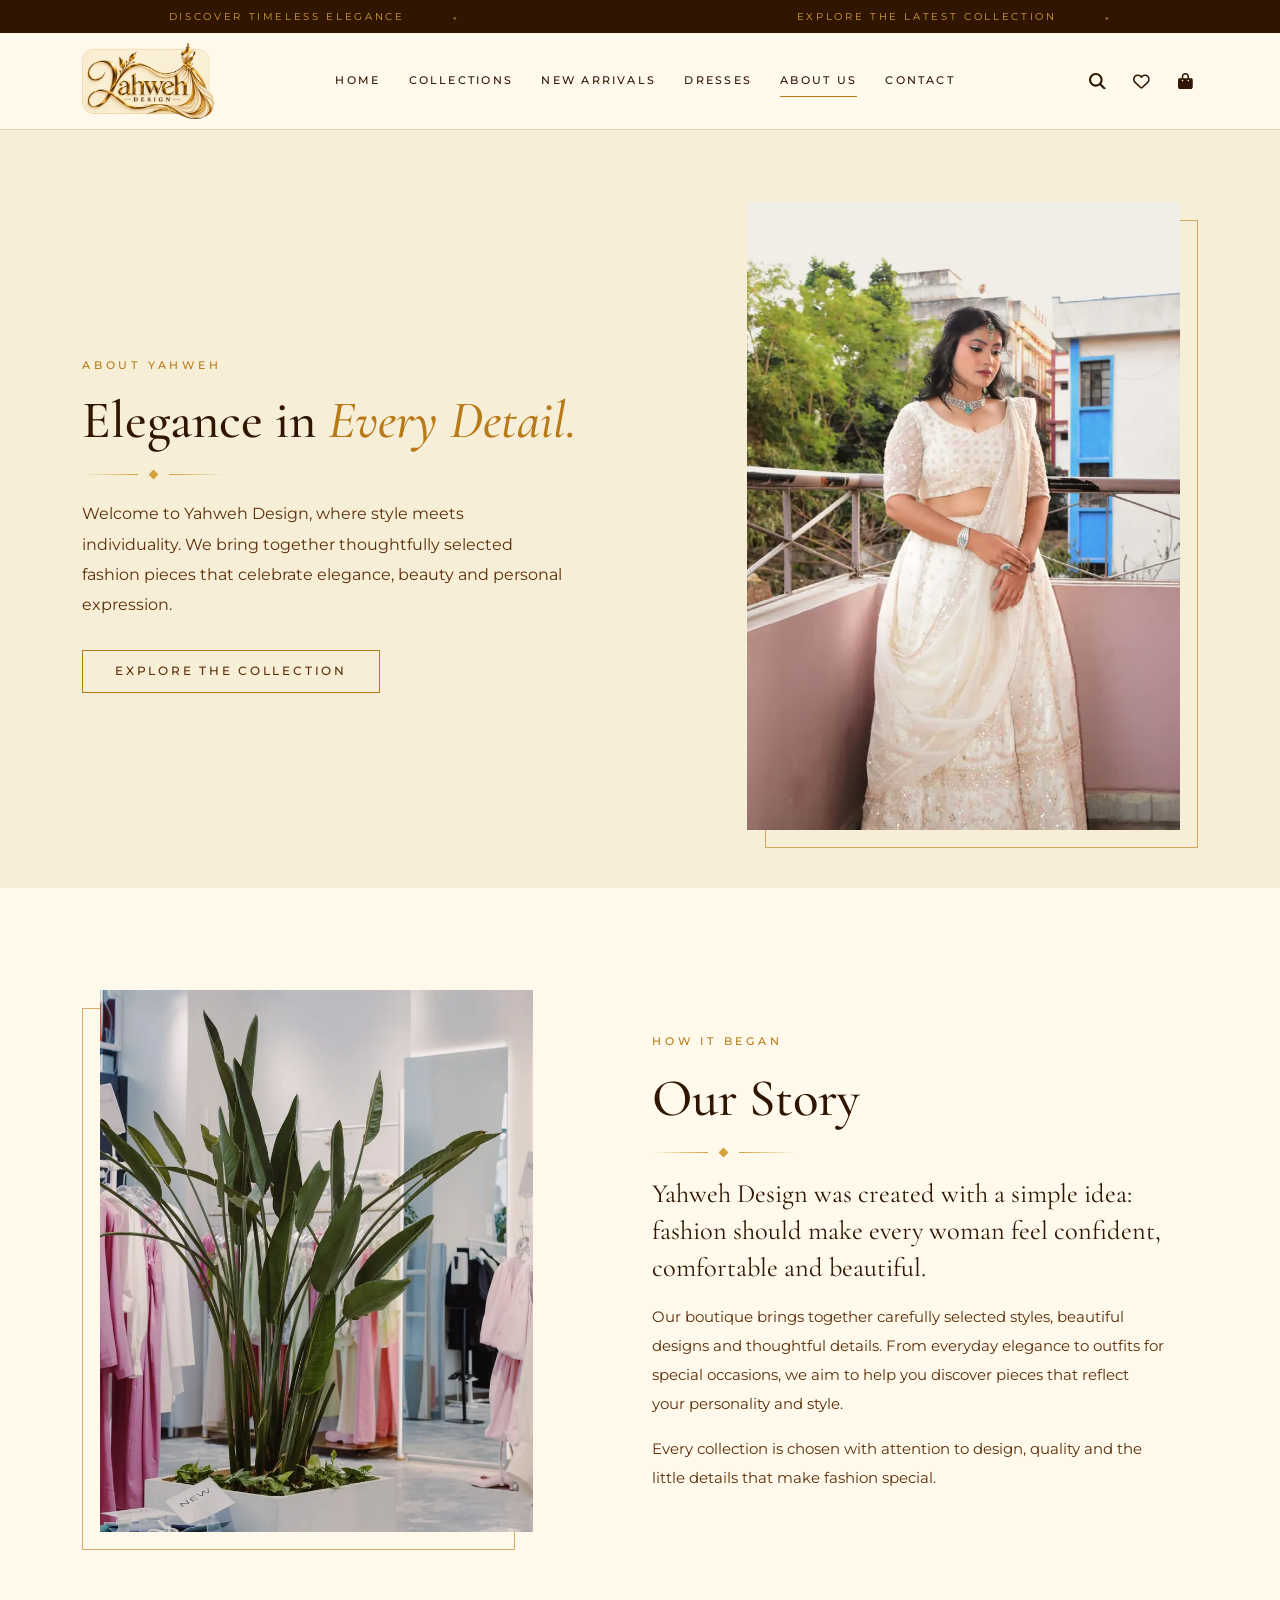
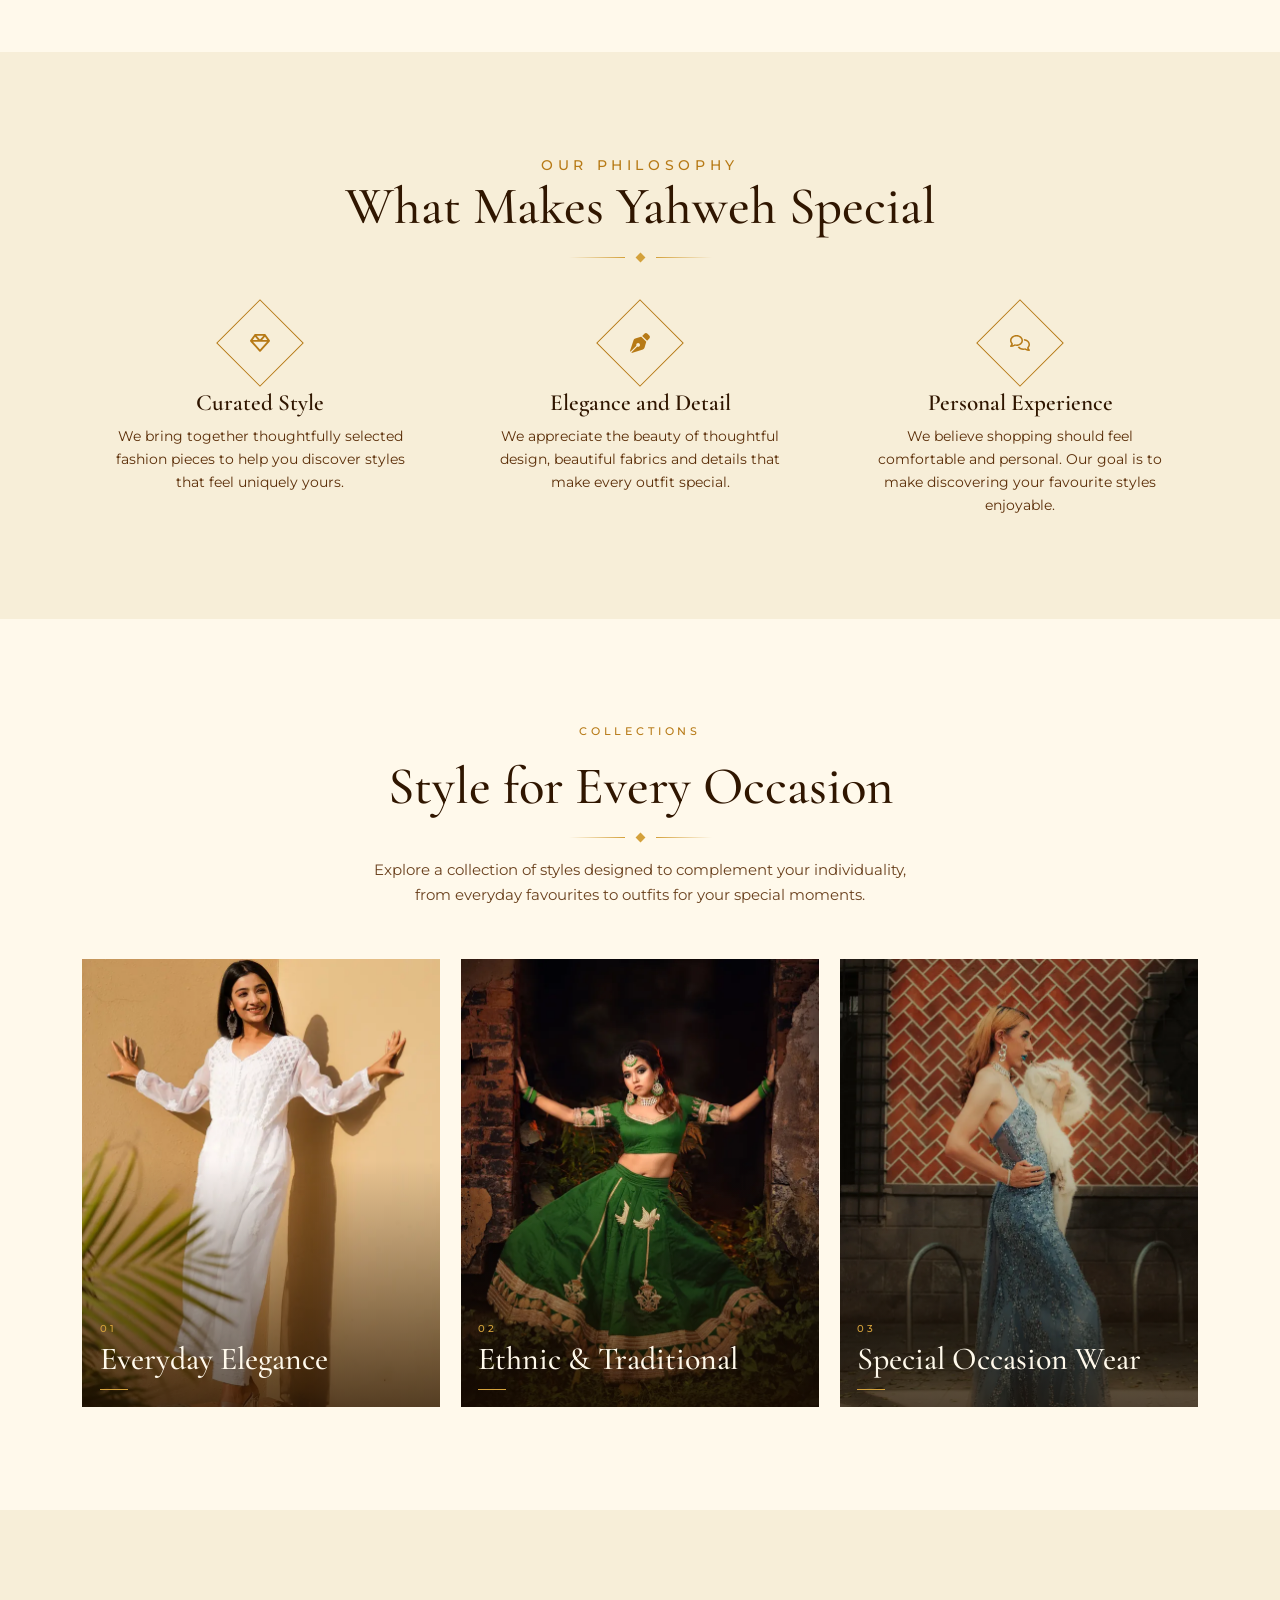
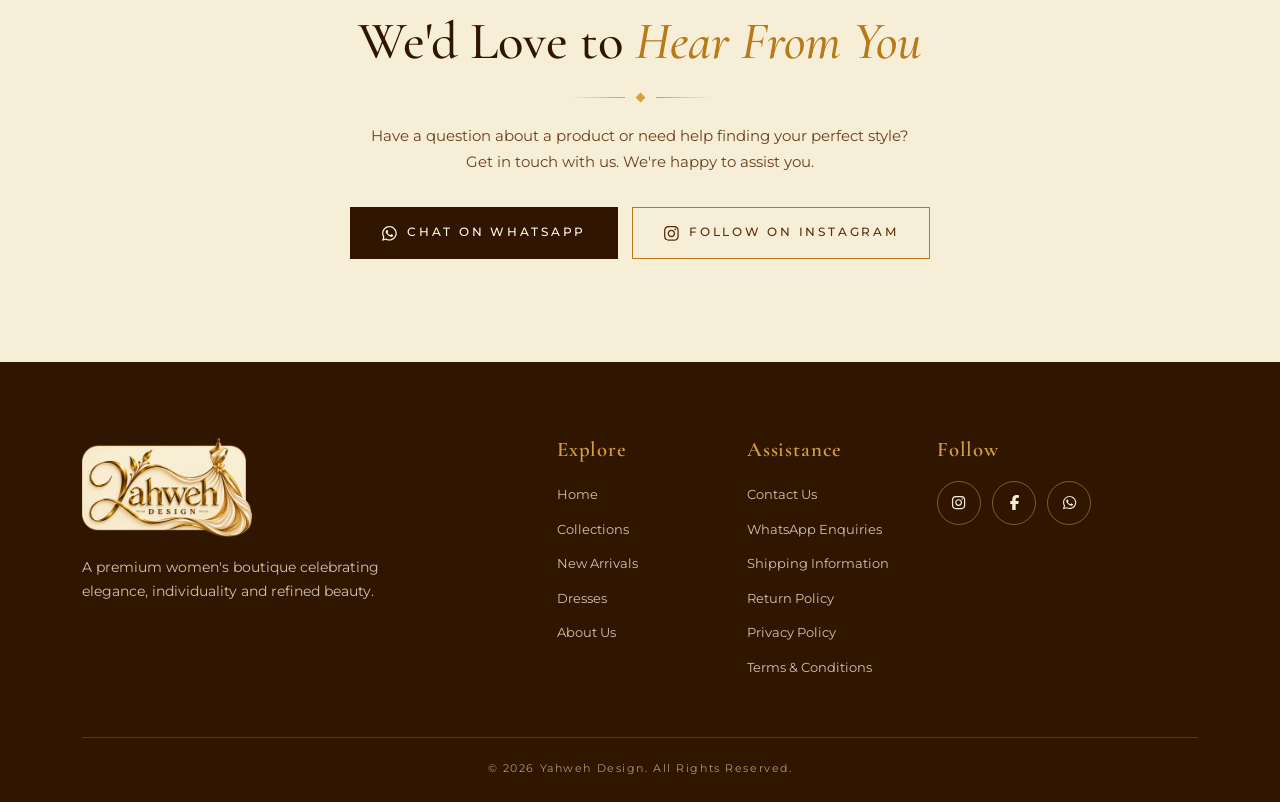
<file: about.html>
<!DOCTYPE html>
<html lang="en">
<head>
  <meta charset="utf-8">
  <meta name="viewport" content="width=device-width, initial-scale=1">
  <title>About Us | Yahweh Design</title>
  <meta name="description" content="Yahweh Design is a women's boutique bringing together thoughtfully selected fashion that celebrates elegance, beauty and personal expression.">
  <meta name="theme-color" content="#301600">
  <link rel="icon" type="image/png" sizes="64x64" href="assets/images/Yahweh-favicon-64.png">

  <link rel="preconnect" href="https://cdn.jsdelivr.net" crossorigin>
  <link rel="preconnect" href="https://fonts.googleapis.com">
  <link rel="preconnect" href="https://fonts.gstatic.com" crossorigin>
  <link href="https://fonts.googleapis.com/css2?family=Cormorant+Garamond:ital,wght@0,500;0,600;1,500&family=Montserrat:wght@400;500;600&display=swap" rel="stylesheet">
  <link href="https://cdn.jsdelivr.net/npm/bootstrap@5.3.3/dist/css/bootstrap.min.css" rel="stylesheet" integrity="sha384-QWTKZyjpPEjISv5WaRU9OFeRpok6YctnYmDr5pNlyT2bRjXh0JMhjY6hW+ALEwIH" crossorigin="anonymous">
    <link href="css/home.css" rel="stylesheet">
  <link href="css/about.css" rel="stylesheet">
  <script>document.documentElement.classList.add("js");</script>
</head>
<body id="top" class="about-page">
<!-- Icons: Font Awesome Free 6.5.2 (c) Fonticons, Inc. - CC BY 4.0 - https://fontawesome.com/license/free -->
<svg width="0" height="0" style="position:absolute" aria-hidden="true" focusable="false"><symbol id="i-menu" viewBox="0 0 512 512"><path d="M0 96C0 78.3 14.3 64 32 64H416c17.7 0 32 14.3 32 32s-14.3 32-32 32H32C14.3 128 0 113.7 0 96zM64 256c0-17.7 14.3-32 32-32H480c17.7 0 32 14.3 32 32s-14.3 32-32 32H96c-17.7 0-32-14.3-32-32zM448 416c0 17.7-14.3 32-32 32H32c-17.7 0-32-14.3-32-32s14.3-32 32-32H416c17.7 0 32 14.3 32 32z"/></symbol><symbol id="i-search" viewBox="0 0 512 512"><path d="M416 208c0 45.9-14.9 88.3-40 122.7L502.6 457.4c12.5 12.5 12.5 32.8 0 45.3s-32.8 12.5-45.3 0L330.7 376c-34.4 25.2-76.8 40-122.7 40C93.1 416 0 322.9 0 208S93.1 0 208 0S416 93.1 416 208zM208 352a144 144 0 1 0 0-288 144 144 0 1 0 0 288z"/></symbol><symbol id="i-bag" viewBox="0 0 448 512"><path d="M160 112c0-35.3 28.7-64 64-64s64 28.7 64 64v48H160V112zm-48 48H48c-26.5 0-48 21.5-48 48V416c0 53 43 96 96 96H352c53 0 96-43 96-96V208c0-26.5-21.5-48-48-48H336V112C336 50.1 285.9 0 224 0S112 50.1 112 112v48zm24 48a24 24 0 1 1 0 48 24 24 0 1 1 0-48zm152 24a24 24 0 1 1 48 0 24 24 0 1 1 -48 0z"/></symbol><symbol id="i-close" viewBox="0 0 384 512"><path d="M342.6 150.6c12.5-12.5 12.5-32.8 0-45.3s-32.8-12.5-45.3 0L192 210.7 86.6 105.4c-12.5-12.5-32.8-12.5-45.3 0s-12.5 32.8 0 45.3L146.7 256 41.4 361.4c-12.5 12.5-12.5 32.8 0 45.3s32.8 12.5 45.3 0L192 301.3 297.4 406.6c12.5 12.5 32.8 12.5 45.3 0s12.5-32.8 0-45.3L237.3 256 342.6 150.6z"/></symbol><symbol id="i-prev" viewBox="0 0 320 512"><path d="M9.4 233.4c-12.5 12.5-12.5 32.8 0 45.3l192 192c12.5 12.5 32.8 12.5 45.3 0s12.5-32.8 0-45.3L77.3 256 246.6 86.6c12.5-12.5 12.5-32.8 0-45.3s-32.8-12.5-45.3 0l-192 192z"/></symbol><symbol id="i-next" viewBox="0 0 320 512"><path d="M310.6 233.4c12.5 12.5 12.5 32.8 0 45.3l-192 192c-12.5 12.5-32.8 12.5-45.3 0s-12.5-32.8 0-45.3L242.7 256 73.4 86.6c-12.5-12.5-12.5-32.8 0-45.3s32.8-12.5 45.3 0l192 192z"/></symbol><symbol id="i-pen" viewBox="0 0 512 512"><path d="M368.4 18.3L312.7 74.1 437.9 199.3l55.7-55.7c21.9-21.9 21.9-57.3 0-79.2L447.6 18.3c-21.9-21.9-57.3-21.9-79.2 0zM288 94.6l-9.2 2.8L134.7 140.6c-19.9 6-35.7 21.2-42.3 41L3.8 445.8c-3.8 11.3-1 23.9 7.3 32.4L164.7 324.7c-3-6.3-4.7-13.3-4.7-20.7c0-26.5 21.5-48 48-48s48 21.5 48 48s-21.5 48-48 48c-7.4 0-14.4-1.7-20.7-4.7L33.7 500.9c8.6 8.3 21.1 11.2 32.4 7.3l264.3-88.6c19.7-6.6 35-22.4 41-42.3l43.2-144.1 2.8-9.2L288 94.6z"/></symbol><symbol id="i-care" viewBox="0 0 576 512"><path d="M163.9 136.9c-29.4-29.8-29.4-78.2 0-108s77-29.8 106.4 0l17.7 18 17.7-18c29.4-29.8 77-29.8 106.4 0s29.4 78.2 0 108L310.5 240.1c-6.2 6.3-14.3 9.4-22.5 9.4s-16.3-3.1-22.5-9.4L163.9 136.9zM568.2 336.3c13.1 17.8 9.3 42.8-8.5 55.9L433.1 485.5c-23.4 17.2-51.6 26.5-80.7 26.5H192 32c-17.7 0-32-14.3-32-32V416c0-17.7 14.3-32 32-32H68.8l44.9-36c22.7-18.2 50.9-28 80-28H272h16 64c17.7 0 32 14.3 32 32s-14.3 32-32 32H288 272c-8.8 0-16 7.2-16 16s7.2 16 16 16H392.6l119.7-88.2c17.8-13.1 42.8-9.3 55.9 8.5zM193.6 384l0 0-.9 0c.3 0 .6 0 .9 0z"/></symbol><symbol id="i-heart-on" viewBox="0 0 512 512"><path d="M47.6 300.4L228.3 469.1c7.5 7 17.4 10.9 27.7 10.9s20.2-3.9 27.7-10.9L464.4 300.4c30.4-28.3 47.6-68 47.6-109.5v-5.8c0-69.9-50.5-129.5-119.4-141C347 36.5 300.6 51.4 268 84L256 96 244 84c-32.6-32.6-79-47.5-124.6-39.9C50.5 55.6 0 115.2 0 185.1v5.8c0 41.5 17.2 81.2 47.6 109.5z"/></symbol><symbol id="i-heart" viewBox="0 0 512 512"><path d="M225.8 468.2l-2.5-2.3L48.1 303.2C17.4 274.7 0 234.7 0 192.8v-3.3c0-70.4 50-130.8 119.2-144C158.6 37.9 198.9 47 231 69.6c9 6.4 17.4 13.8 25 22.3c4.2-4.8 8.7-9.2 13.5-13.3c3.7-3.2 7.5-6.2 11.5-9c0 0 0 0 0 0C313.1 47 353.4 37.9 392.8 45.4C462 58.6 512 119.1 512 189.5v3.3c0 41.9-17.4 81.9-48.1 110.4L288.7 465.9l-2.5 2.3c-8.2 7.6-19 11.9-30.2 11.9s-22-4.2-30.2-11.9zM239.1 145c-.4-.3-.7-.7-1-1.1l-17.8-20c0 0-.1-.1-.1-.1c0 0 0 0 0 0c-23.1-25.9-58-37.7-92-31.2C81.6 101.5 48 142.1 48 189.5v3.3c0 28.5 11.9 55.8 32.8 75.2L256 430.7 431.2 268c20.9-19.4 32.8-46.7 32.8-75.2v-3.3c0-47.3-33.6-88-80.1-96.9c-34-6.5-69 5.4-92 31.2c0 0 0 0-.1 .1s0 0-.1 .1l-17.8 20c-.3 .4-.7 .7-1 1.1c-4.5 4.5-10.6 7-16.9 7s-12.4-2.5-16.9-7z"/></symbol><symbol id="i-gem" viewBox="0 0 512 512"><path d="M168.5 72L256 165l87.5-93h-175zM383.9 99.1L311.5 176h129L383.9 99.1zm50 124.9H256 78.1L256 420.3 433.9 224zM71.5 176h129L128.1 99.1 71.5 176zm434.3 40.1l-232 256c-4.5 5-11 7.9-17.8 7.9s-13.2-2.9-17.8-7.9l-232-256c-7.7-8.5-8.3-21.2-1.5-30.4l112-152c4.5-6.1 11.7-9.8 19.3-9.8H376c7.6 0 14.8 3.6 19.3 9.8l112 152c6.8 9.2 6.1 21.9-1.5 30.4z"/></symbol><symbol id="i-chat" viewBox="0 0 640 512"><path d="M88.2 309.1c9.8-18.3 6.8-40.8-7.5-55.8C59.4 230.9 48 204 48 176c0-63.5 63.8-128 160-128s160 64.5 160 128s-63.8 128-160 128c-13.1 0-25.8-1.3-37.8-3.6c-10.4-2-21.2-.6-30.7 4.2c-4.1 2.1-8.3 4.1-12.6 6c-16 7.2-32.9 13.5-49.9 18c2.8-4.6 5.4-9.1 7.9-13.6c1.1-1.9 2.2-3.9 3.2-5.9zM0 176c0 41.8 17.2 80.1 45.9 110.3c-.9 1.7-1.9 3.5-2.8 5.1c-10.3 18.4-22.3 36.5-36.6 52.1c-6.6 7-8.3 17.2-4.6 25.9C5.8 378.3 14.4 384 24 384c43 0 86.5-13.3 122.7-29.7c4.8-2.2 9.6-4.5 14.2-6.8c15.1 3 30.9 4.5 47.1 4.5c114.9 0 208-78.8 208-176S322.9 0 208 0S0 78.8 0 176zM432 480c16.2 0 31.9-1.6 47.1-4.5c4.6 2.3 9.4 4.6 14.2 6.8C529.5 498.7 573 512 616 512c9.6 0 18.2-5.7 22-14.5c3.8-8.8 2-19-4.6-25.9c-14.2-15.6-26.2-33.7-36.6-52.1c-.9-1.7-1.9-3.4-2.8-5.1C622.8 384.1 640 345.8 640 304c0-94.4-87.9-171.5-198.2-175.8c4.1 15.2 6.2 31.2 6.2 47.8l0 .6c87.2 6.7 144 67.5 144 127.4c0 28-11.4 54.9-32.7 77.2c-14.3 15-17.3 37.6-7.5 55.8c1.1 2 2.2 4 3.2 5.9c2.5 4.5 5.2 9 7.9 13.6c-17-4.5-33.9-10.7-49.9-18c-4.3-1.9-8.5-3.9-12.6-6c-9.5-4.8-20.3-6.2-30.7-4.2c-12.1 2.4-24.7 3.6-37.8 3.6c-61.7 0-110-26.5-136.8-62.3c-16 5.4-32.8 9.4-50 11.8C279 439.8 350 480 432 480z"/></symbol><symbol id="i-trash" viewBox="0 0 448 512"><path d="M170.5 51.6L151.5 80h145l-19-28.4c-1.5-2.2-4-3.6-6.7-3.6H177.1c-2.7 0-5.2 1.3-6.7 3.6zm147-26.6L354.2 80H368h48 8c13.3 0 24 10.7 24 24s-10.7 24-24 24h-8V432c0 44.2-35.8 80-80 80H112c-44.2 0-80-35.8-80-80V128H24c-13.3 0-24-10.7-24-24S10.7 80 24 80h8H80 93.8l36.7-55.1C140.9 9.4 158.4 0 177.1 0h93.7c18.7 0 36.2 9.4 46.6 24.9zM80 128V432c0 17.7 14.3 32 32 32H336c17.7 0 32-14.3 32-32V128H80zm80 64V400c0 8.8-7.2 16-16 16s-16-7.2-16-16V192c0-8.8 7.2-16 16-16s16 7.2 16 16zm80 0V400c0 8.8-7.2 16-16 16s-16-7.2-16-16V192c0-8.8 7.2-16 16-16s16 7.2 16 16zm80 0V400c0 8.8-7.2 16-16 16s-16-7.2-16-16V192c0-8.8 7.2-16 16-16s16 7.2 16 16z"/></symbol><symbol id="i-instagram" viewBox="0 0 448 512"><path d="M224.1 141c-63.6 0-114.9 51.3-114.9 114.9s51.3 114.9 114.9 114.9S339 319.5 339 255.9 287.7 141 224.1 141zm0 189.6c-41.1 0-74.7-33.5-74.7-74.7s33.5-74.7 74.7-74.7 74.7 33.5 74.7 74.7-33.6 74.7-74.7 74.7zm146.4-194.3c0 14.9-12 26.8-26.8 26.8-14.9 0-26.8-12-26.8-26.8s12-26.8 26.8-26.8 26.8 12 26.8 26.8zm76.1 27.2c-1.7-35.9-9.9-67.7-36.2-93.9-26.2-26.2-58-34.4-93.9-36.2-37-2.1-147.9-2.1-184.9 0-35.8 1.7-67.6 9.9-93.9 36.1s-34.4 58-36.2 93.9c-2.1 37-2.1 147.9 0 184.9 1.7 35.9 9.9 67.7 36.2 93.9s58 34.4 93.9 36.2c37 2.1 147.9 2.1 184.9 0 35.9-1.7 67.7-9.9 93.9-36.2 26.2-26.2 34.4-58 36.2-93.9 2.1-37 2.1-147.8 0-184.8zM398.8 388c-7.8 19.6-22.9 34.7-42.6 42.6-29.5 11.7-99.5 9-132.1 9s-102.7 2.6-132.1-9c-19.6-7.8-34.7-22.9-42.6-42.6-11.7-29.5-9-99.5-9-132.1s-2.6-102.7 9-132.1c7.8-19.6 22.9-34.7 42.6-42.6 29.5-11.7 99.5-9 132.1-9s102.7-2.6 132.1 9c19.6 7.8 34.7 22.9 42.6 42.6 11.7 29.5 9 99.5 9 132.1s2.7 102.7-9 132.1z"/></symbol><symbol id="i-facebook" viewBox="0 0 320 512"><path d="M80 299.3V512H196V299.3h86.5l18-97.8H196V166.9c0-51.7 20.3-71.5 72.7-71.5c16.3 0 29.4 .4 37 1.2V7.9C291.4 4 256.4 0 236.2 0C129.3 0 80 50.5 80 159.4v42.1H14v97.8H80z"/></symbol><symbol id="i-whatsapp" viewBox="0 0 448 512"><path d="M380.9 97.1C339 55.1 283.2 32 223.9 32c-122.4 0-222 99.6-222 222 0 39.1 10.2 77.3 29.6 111L0 480l117.7-30.9c32.4 17.7 68.9 27 106.1 27h.1c122.3 0 224.1-99.6 224.1-222 0-59.3-25.2-115-67.1-157zm-157 341.6c-33.2 0-65.7-8.9-94-25.7l-6.7-4-69.8 18.3L72 359.2l-4.4-7c-18.5-29.4-28.2-63.3-28.2-98.2 0-101.7 82.8-184.5 184.6-184.5 49.3 0 95.6 19.2 130.4 54.1 34.8 34.9 56.2 81.2 56.1 130.5 0 101.8-84.9 184.6-186.6 184.6zm101.2-138.2c-5.5-2.8-32.8-16.2-37.9-18-5.1-1.9-8.8-2.8-12.5 2.8-3.7 5.6-14.3 18-17.6 21.8-3.2 3.7-6.5 4.2-12 1.4-32.6-16.3-54-29.1-75.5-66-5.7-9.8 5.7-9.1 16.3-30.3 1.8-3.7.9-6.9-.5-9.7-1.4-2.8-12.5-30.1-17.1-41.2-4.5-10.8-9.1-9.3-12.5-9.5-3.2-.2-6.9-.2-10.6-.2-3.7 0-9.7 1.4-14.8 6.9-5.1 5.6-19.4 19-19.4 46.3 0 27.3 19.9 53.7 22.6 57.4 2.8 3.7 39.1 59.7 94.8 83.8 35.2 15.2 49 16.5 66.6 13.9 10.7-1.6 32.8-13.4 37.4-26.4 4.6-13 4.6-24.1 3.2-26.4-1.3-2.5-5-3.9-10.5-6.6z"/></symbol></svg>

  <a class="skip-link" href="#main">Skip to content</a>

  <!-- 1. Announcement bar -->
  <div class="announce" role="note" aria-label="Announcements">
    <button class="announce__btn announce__btn--prev" type="button" aria-label="Previous message"><svg class="i" aria-hidden="true"><use href="#i-prev"/></svg></button>
    <div class="announce__track">
      <!-- One <p> per message; add or edit messages here (keep each short, single line) -->
      <p>Discover Timeless Elegance</p>
      <p>Explore the Latest Collection</p>
    </div>
    <button class="announce__btn announce__btn--next" type="button" aria-label="Next message"><svg class="i" aria-hidden="true"><use href="#i-next"/></svg></button>
  </div>

  <!-- 2. Header -->
  <header class="site-header" id="siteHeader">
    <div class="container-xl header-grid">
      <button class="icon-btn menu-toggle" id="menuOpen" type="button" aria-label="Open menu" aria-controls="navDrawer" aria-expanded="false">
        <svg class="i" aria-hidden="true"><use href="#i-menu"/></svg>
      </button>

      <a class="brand" href="index.html" aria-label="yahweh Design — home">
        <img src="assets/images/Yahweh-logo.webp" alt="yahweh Design" width="400" height="231" decoding="async">
      </a>

      <nav class="main-nav" aria-label="Primary">
        <ul>
          <li><a href="index.html">Home</a></li>
          <li><a href="index.html#collections">Collections</a></li>
          <li><a href="index.html#new-arrivals">New Arrivals</a></li>
          <li><a href="products.html">Dresses</a></li>
          <li><a href="about.html" aria-current="page">About Us</a></li>
          <li><a href="contact.html">Contact</a></li>
        </ul>
      </nav>

      <div class="header-actions">
        <button class="icon-btn" id="searchToggle" type="button" aria-label="Search products" aria-expanded="false" aria-controls="searchPanel"><svg class="i" aria-hidden="true"><use href="#i-search"/></svg></button>
        <a class="icon-btn" id="wishlistBtn" href="wishlist.html" aria-label="Wishlist"><svg class="i" aria-hidden="true"><use href="#i-heart"/></svg><span class="count" data-wish-count hidden>0</span></a>
        <button class="icon-btn" id="cartOpen" type="button" aria-label="Open shopping bag" aria-controls="cartDrawer"><svg class="i" aria-hidden="true"><use href="#i-bag"/></svg><span class="count" data-cart-count hidden>0</span></button>
      </div>
    </div>

    <div class="search-panel" id="searchPanel" aria-hidden="true">
      <form class="container-xl search-form" id="searchForm" role="search" action="search-results.html" method="get" data-search-form>
        <label class="visually-hidden" for="searchInput">Search products</label>
        <input id="searchInput" name="q" type="search" placeholder="Search dresses, ethnic wear, co-ords…" autocomplete="off">
        <button type="submit" class="btn-vd btn-vd--dark">Search</button>
        <button type="button" class="icon-btn" id="searchClose" aria-label="Close search"><svg class="i" aria-hidden="true"><use href="#i-close"/></svg></button>
      </form>
    </div>
  </header>

  <!-- Mobile navigation drawer -->
  <div class="backdrop" id="backdrop" hidden></div>
  <aside class="drawer drawer--left" id="navDrawer" aria-label="Menu" aria-hidden="true">
    <div class="drawer__head">
      <img src="assets/images/Yahweh-logo.webp" alt="yahweh Design" width="400" height="231" loading="lazy" decoding="async">
      <button class="icon-btn" type="button" data-close-drawer aria-label="Close menu"><svg class="i" aria-hidden="true"><use href="#i-close"/></svg></button>
    </div>
    <nav class="drawer__nav" aria-label="Mobile">
      <a href="index.html">Home</a>
      <a href="index.html#collections">Collections</a>
      <a href="index.html#new-arrivals">New Arrivals</a>
      <a href="products.html">Dresses</a>
      <a href="about.html" aria-current="page">About Us</a>
      <a href="contact.html">Contact</a>
    </nav>
    <div class="drawer__foot">
      <button type="button" class="drawer__shortcut" data-open-cart><svg class="i" aria-hidden="true"><use href="#i-bag"/></svg> Shopping Bag <span class="count count--inline" data-cart-count hidden>0</span></button>
      <a class="drawer__shortcut" href="wishlist.html"><svg class="i" aria-hidden="true"><use href="#i-heart"/></svg> Wishlist <span class="count count--inline" data-wish-count hidden>0</span></a>
    </div>
  </aside>

  <main id="main">
    <!-- About hero -->
    <section class="section intro about-hero">
      <div class="container-xl">
        <div class="row align-items-center g-4">
          <div class="col-lg-6 reveal">
            <p class="label">About Yahweh</p>
            <h1 class="display">Elegance in <em>Every Detail.</em></h1>
            <div class="orn" aria-hidden="true"><span></span><i></i><span></span></div>
            <p class="body-lg">Welcome to Yahweh Design, where style meets individuality. We bring together thoughtfully selected fashion pieces that celebrate elegance, beauty and personal expression.</p>
            <a class="btn-vd btn-vd--line" href="products.html">Explore the Collection</a>
          </div>
          <div class="col-lg-5 offset-lg-1 reveal" style="--d:.15s">
            <div class="intro__frame">
              <figure class="ph tone-3 ratio-45"><img src="assets/images/about-hero.webp" alt="Woman in a cream embroidered lehenga on a sunlit balcony" width="800" height="1000" fetchpriority="high" decoding="async"></figure>
            </div>
          </div>
        </div>
      </div>
    </section>

    <!-- Our story -->
    <section class="section section--pearl about-story" aria-labelledby="storyTitle">
      <div class="container-xl">
        <div class="row align-items-center g-4">
          <div class="col-lg-5 reveal">
            <div class="intro__frame">
              <figure class="ph tone-1 ratio-45"><img src="assets/images/about-story.webp" alt="Boutique rail of soft pastel outfits beside a large green plant" width="800" height="1000" loading="lazy" decoding="async"></figure>
            </div>
          </div>
          <div class="col-lg-6 offset-lg-1 reveal" style="--d:.15s">
            <p class="label">How It Began</p>
            <h2 class="display" id="storyTitle">Our Story</h2>
            <div class="orn" aria-hidden="true"><span></span><i></i><span></span></div>
            <p class="about-story__lead">Yahweh Design was created with a simple idea: fashion should make every woman feel confident, comfortable and beautiful.</p>
            <p>Our boutique brings together carefully selected styles, beautiful designs and thoughtful details. From everyday elegance to outfits for special occasions, we aim to help you discover pieces that reflect your personality and style.</p>
            <p>Every collection is chosen with attention to design, quality and the little details that make fashion special.</p>
          </div>
        </div>
      </div>
    </section>

    <!-- What makes Yahweh special (reuses the homepage "why" block) -->
    <section class="section why" aria-labelledby="valuesTitle">
      <div class="container-xl">
        <header class="section-head reveal">
          <p class="label">Our Philosophy</p>
          <h2 class="display" id="valuesTitle">What Makes Yahweh Special</h2>
          <div class="orn" aria-hidden="true"><span></span><i></i><span></span></div>
        </header>
        <div class="row g-4 text-center">
          <div class="col-12 col-md-4 reveal"><span class="why__icon"><svg class="i" aria-hidden="true"><use href="#i-gem"/></svg></span><h3>Curated Style</h3><p>We bring together thoughtfully selected fashion pieces to help you discover styles that feel uniquely yours.</p></div>
          <div class="col-12 col-md-4 reveal" style="--d:.08s"><span class="why__icon"><svg class="i" aria-hidden="true"><use href="#i-pen"/></svg></span><h3>Elegance and Detail</h3><p>We appreciate the beauty of thoughtful design, beautiful fabrics and details that make every outfit special.</p></div>
          <div class="col-12 col-md-4 reveal" style="--d:.16s"><span class="why__icon"><svg class="i" aria-hidden="true"><use href="#i-chat"/></svg></span><h3>Personal Experience</h3><p>We believe shopping should feel comfortable and personal. Our goal is to make discovering your favourite styles enjoyable.</p></div>
        </div>
      </div>
    </section>

    <!-- Collections glimpse (reuses the homepage category cards and images) -->
    <section class="section section--pearl" aria-labelledby="occasionTitle">
      <div class="container-xl">
        <header class="section-head reveal">
          <p class="label">Collections</p>
          <h2 class="display" id="occasionTitle">Style for Every Occasion</h2>
          <div class="orn" aria-hidden="true"><span></span><i></i><span></span></div>
          <p class="sub">Explore a collection of styles designed to complement your individuality, from everyday favourites to outfits for your special moments.</p>
        </header>
        <div class="cat-grid about-cats">
          <a class="cat reveal" href="products.html?category=Casual%20Elegance"><figure class="ph tone-1"><img src="assets/images/cat-5.webp" alt="" width="720" height="900" loading="lazy" decoding="async"></figure><span class="cat__title"><small>01</small>Everyday Elegance</span></a>
          <a class="cat reveal" style="--d:.08s" href="products.html?category=Ethnic%20Wear"><figure class="ph tone-2"><img src="assets/images/cat-6.webp" alt="" width="720" height="900" loading="lazy" decoding="async"></figure><span class="cat__title"><small>02</small>Ethnic &amp; Traditional</span></a>
          <a class="cat reveal" style="--d:.16s" href="products.html?category=Party%20Wear"><figure class="ph tone-4"><img src="assets/images/cat-3.webp" alt="" width="720" height="900" loading="lazy" decoding="async"></figure><span class="cat__title"><small>03</small>Special Occasion Wear</span></a>
        </div>
      </div>
    </section>

    <!-- Contact -->
    <section class="section about-contact" aria-labelledby="contactTitle">
      <div class="container-xl">
        <div class="about-contact__box reveal">
          <h2 class="display" id="contactTitle">We'd Love to <em>Hear From You</em></h2>
          <div class="orn" aria-hidden="true"><span></span><i></i><span></span></div>
          <p class="sub">Have a question about a product or need help finding your perfect style? Get in touch with us. We're happy to assist you.</p>
          <!-- WhatsApp number and Instagram URL: set CONFIG.whatsappNumber / CONFIG.instagramUrl in js/home.js -->
          <div class="about-contact__actions">
            <a class="btn-vd btn-vd--dark" href="#" data-wa-enquiry><svg class="i" aria-hidden="true"><use href="#i-whatsapp"/></svg> Chat on WhatsApp</a>
            <a class="btn-vd btn-vd--line" href="#" data-social="instagram"><svg class="i" aria-hidden="true"><use href="#i-instagram"/></svg> Follow on Instagram</a>
          </div>
        </div>
      </div>
    </section>
  </main>

  <!-- 12. Footer -->
  <footer class="site-footer" id="contact">
    <div class="container-xl">
      <div class="row g-4">
        <div class="col-lg-4">
          <img class="footer__logo" src="assets/images/Yahweh-logo.webp" alt="Yahweh Design" width="400" height="231" loading="lazy" decoding="async">
          <p class="footer__about">A premium women's boutique celebrating elegance, individuality and refined beauty.</p>
        </div>
        <div class="col-6 col-lg-2 offset-lg-1">
          <h3>Explore</h3>
          <ul>
            <li><a href="index.html">Home</a></li>
            <li><a href="index.html#collections">Collections</a></li>
            <li><a href="index.html#new-arrivals">New Arrivals</a></li>
            <li><a href="products.html">Dresses</a></li>
            <li><a href="about.html" aria-current="page">About Us</a></li>
          </ul>
        </div>
        <div class="col-6 col-lg-2">
          <h3>Assistance</h3>
          <ul>
            <li><a href="contact.html">Contact Us</a></li>
            <li><a href="#" data-wa-enquiry>WhatsApp Enquiries</a></li>
            <li><a href="shipping-policy.html">Shipping Information</a></li>
            <li><a href="return-policy.html">Return Policy</a></li>
            <li><a href="privacy-policy.html">Privacy Policy</a></li>
            <li><a href="terms-and-conditions.html">Terms &amp; Conditions</a></li>
          </ul>
        </div>
        <div class="col-lg-3">
          <h3>Follow</h3>
          <div class="footer__social">
            <a data-social="instagram" href="#" aria-label="Instagram"><svg class="i" aria-hidden="true"><use href="#i-instagram"/></svg></a>
            <a data-social="facebook" href="#" aria-label="Facebook"><svg class="i" aria-hidden="true"><use href="#i-facebook"/></svg></a>
            <a data-wa-enquiry href="#" aria-label="WhatsApp"><svg class="i" aria-hidden="true"><use href="#i-whatsapp"/></svg></a>
          </div>
        </div>
      </div>
      <div class="footer__bottom"><p>&copy; 2026 Yahweh Design. All Rights Reserved.</p></div>
    </div>
  </footer>

  <!-- Cart drawer -->
  <aside class="drawer drawer--right" id="cartDrawer" aria-label="Shopping bag" aria-hidden="true">
    <div class="drawer__head">
      <h2 class="drawer__title">Your Bag <span id="cartHeadCount"></span></h2>
      <button class="icon-btn" type="button" data-close-drawer aria-label="Close shopping bag"><svg class="i" aria-hidden="true"><use href="#i-close"/></svg></button>
    </div>
    <div class="cart__body" id="cartBody"></div>
    <div class="cart__foot" id="cartFoot" hidden>
      <div class="cart__subtotal"><span>Subtotal</span><strong id="cartSubtotal">₹0</strong></div>
      <p class="cart__note">Orders are confirmed with our boutique team on WhatsApp. No online payment is taken here.</p>
      <button class="btn-vd btn-vd--wa" id="cartOrder" type="button"><svg class="i" aria-hidden="true"><use href="#i-whatsapp"/></svg> Order via WhatsApp</button>
    </div>
  </aside>

  <div class="toast-vd" id="toast" role="status" aria-live="polite"></div>

  <script src="js/home.js" defer></script>
</body>
</html>
</file>
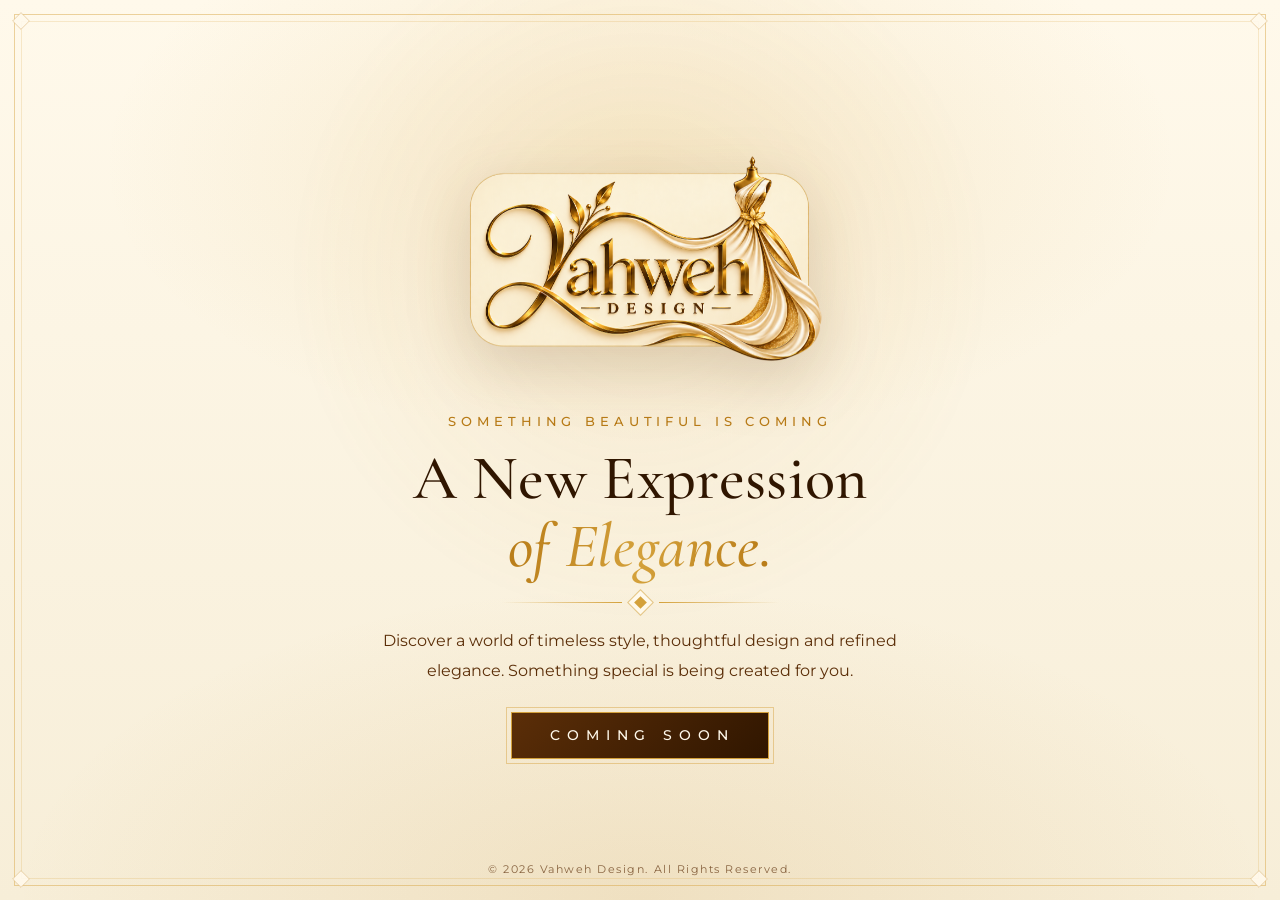
<file: coming-soon.html>
<!DOCTYPE html>
<html lang="en">
<head>
  <meta charset="utf-8">
  <meta name="viewport" content="width=device-width, initial-scale=1">
  <title>ahweh Design | Coming Soon</title>
  <meta name="description" content="Vahweh Design — a new expression of elegance is coming soon. Timeless style, thoughtful design and refined boutique elegance.">
  <meta name="theme-color" content="#F7EED8">
  <link rel="icon" type="image/png" href="assets/images/Vahweh_Couture_Gold_Emblem.png">

  <link rel="preconnect" href="https://fonts.googleapis.com">
  <link rel="preconnect" href="https://fonts.gstatic.com" crossorigin>
  <link href="https://fonts.googleapis.com/css2?family=Cormorant+Garamond:ital,wght@0,500;1,500&family=Montserrat:wght@400;500&display=swap" rel="stylesheet">
  <link href="https://cdn.jsdelivr.net/npm/bootstrap@5.3.3/dist/css/bootstrap.min.css" rel="stylesheet">
  <link href="https://cdnjs.cloudflare.com/ajax/libs/font-awesome/6.5.2/css/all.min.css" rel="stylesheet">
  <link href="css/style.css" rel="stylesheet">
</head>
<body>
  <div class="bg-glow" aria-hidden="true"></div>
  <div class="particles" id="particles" aria-hidden="true"></div>

  <!-- Decorative frame -->
  <div class="frame" aria-hidden="true">
    <span class="corner tl"></span><span class="corner tr"></span>
    <span class="corner bl"></span><span class="corner br"></span>
  </div>

  <main class="page">
    <section class="hero container text-center" aria-labelledby="hero-title">
      <img class="logo reveal" style="--d:.1s"
           src="assets/images/Vahweh_Couture_Gold_Emblem.png"
           alt="Vahweh Design — luxury boutique logo"
           width="1455" height="1086" fetchpriority="high">

      <p class="eyebrow reveal" style="--d:.5s">Something Beautiful Is Coming</p>

      <h1 id="hero-title" class="headline reveal" style="--d:.8s">A New Expression <em>of Elegance.</em></h1>

      <div class="divider reveal" style="--d:1.1s" aria-hidden="true">
        <span class="line"></span><span class="diamond"></span><span class="line"></span>
      </div>

      <p class="lead-text reveal" style="--d:1.3s">
        Discover a world of timeless style, thoughtful design and refined elegance.
        Something special is being created for you.
      </p>

      <p class="badge-soon reveal" style="--d:1.5s">Coming Soon</p>
    </section>

    <footer class="site-footer text-center">
      <p>&copy; 2026 Vahweh Design. All Rights Reserved.</p>
    </footer>
  </main>

  <script src="js/script.js"></script>
</body>
</html>
</file>
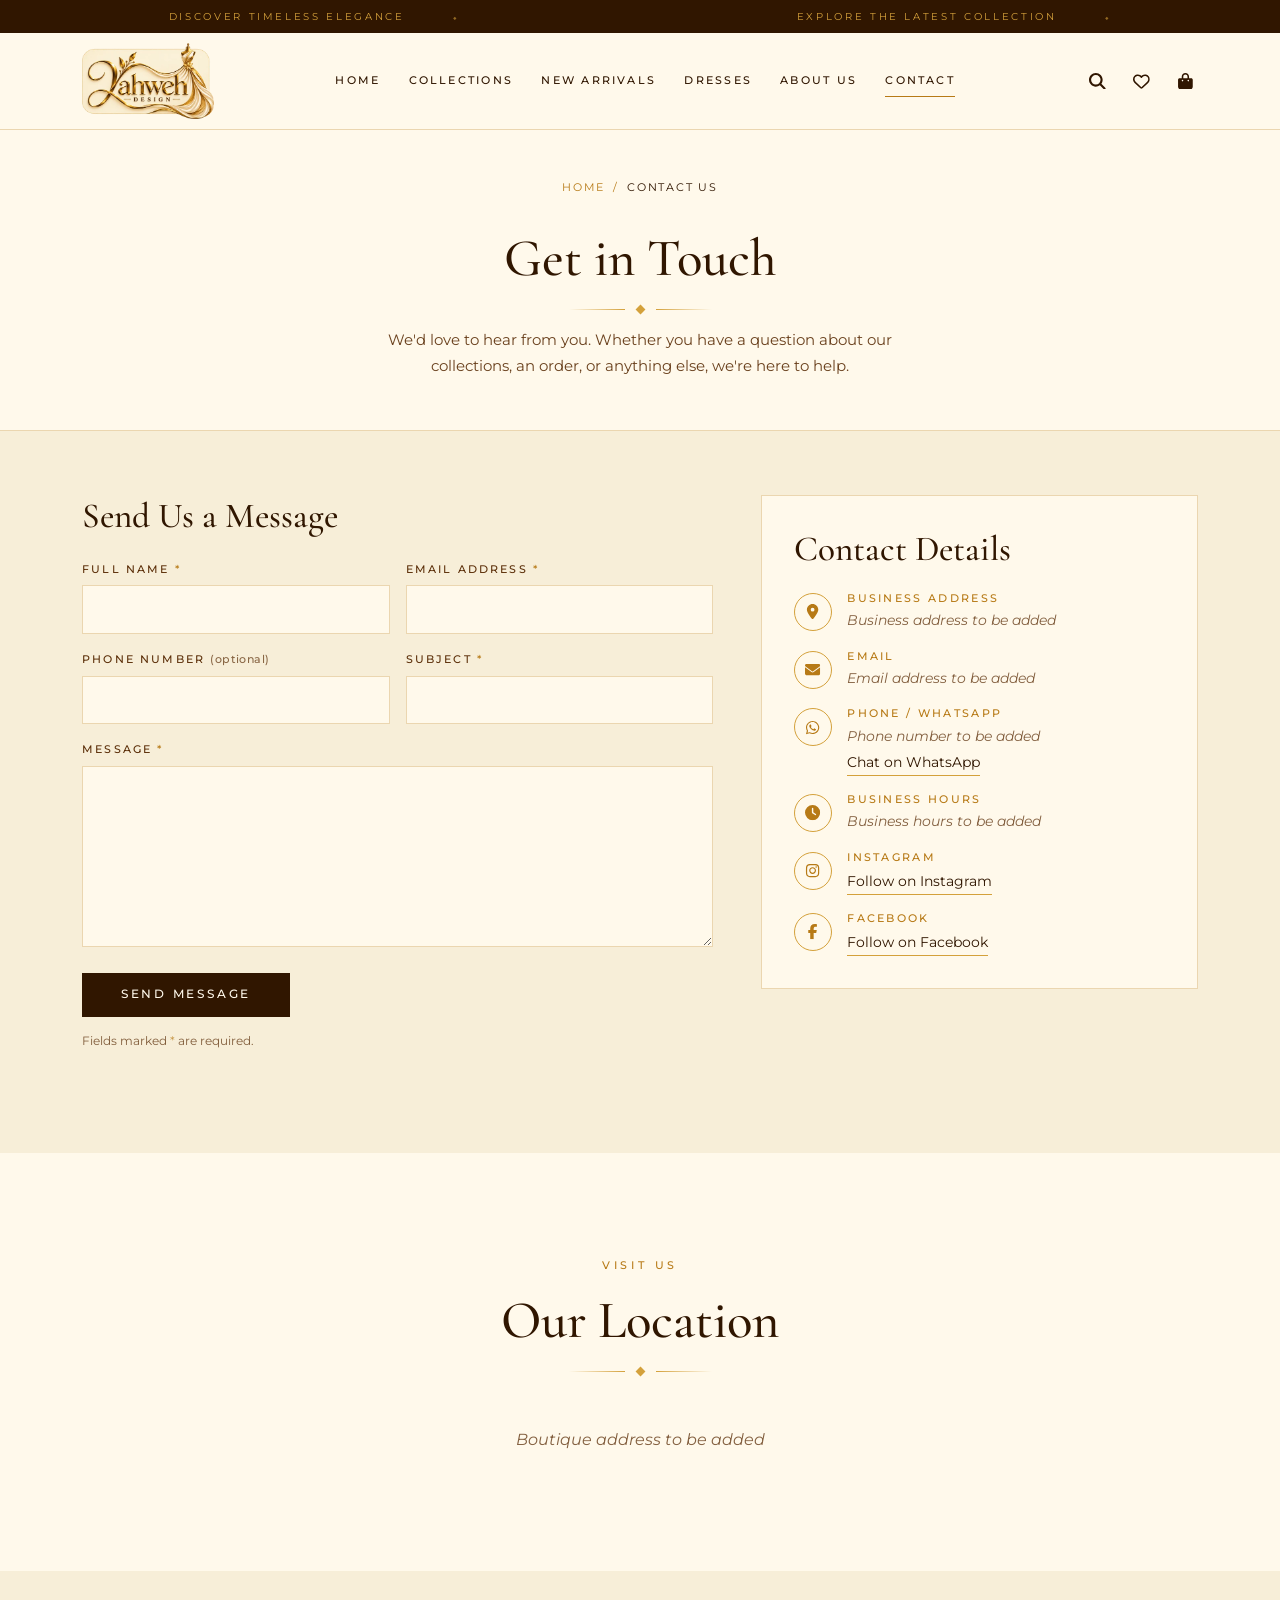
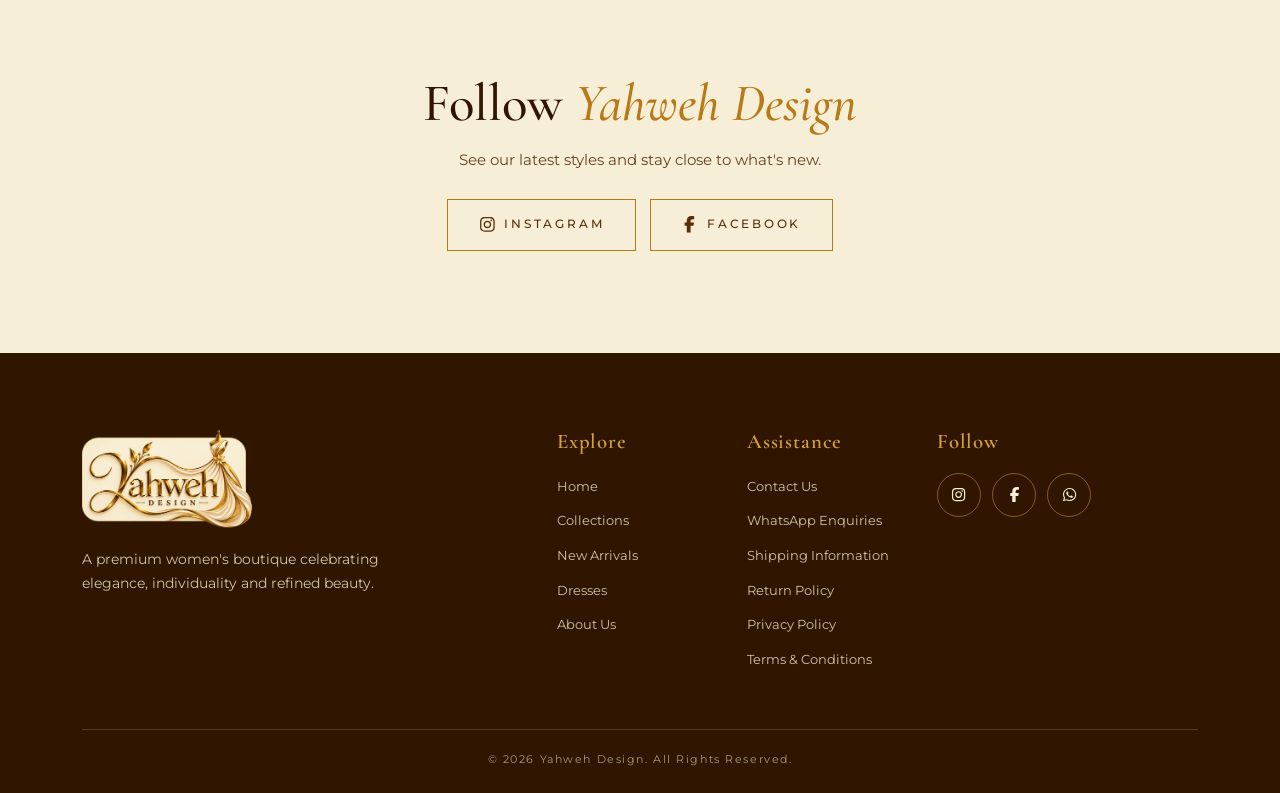
<file: contact.html>
<!DOCTYPE html>
<html lang="en">
<head>
  <meta charset="utf-8">
  <meta name="viewport" content="width=device-width, initial-scale=1">
  <title>Contact Us | Yahweh Design</title>
  <meta name="description" content="Get in touch with Yahweh Design. Ask about our collections, an order, or anything else — we are happy to help.">
  <meta name="theme-color" content="#301600">
  <link rel="icon" type="image/png" sizes="64x64" href="assets/images/Yahweh-favicon-64.png">

  <link rel="preconnect" href="https://cdn.jsdelivr.net" crossorigin>
  <link rel="preconnect" href="https://fonts.googleapis.com">
  <link rel="preconnect" href="https://fonts.gstatic.com" crossorigin>
  <link href="https://fonts.googleapis.com/css2?family=Cormorant+Garamond:ital,wght@0,500;0,600;1,500&family=Montserrat:wght@400;500;600&display=swap" rel="stylesheet">
  <link href="https://cdn.jsdelivr.net/npm/bootstrap@5.3.3/dist/css/bootstrap.min.css" rel="stylesheet" integrity="sha384-QWTKZyjpPEjISv5WaRU9OFeRpok6YctnYmDr5pNlyT2bRjXh0JMhjY6hW+ALEwIH" crossorigin="anonymous">
    <link href="css/home.css" rel="stylesheet">
  <link href="css/contact.css" rel="stylesheet">
  <script>document.documentElement.classList.add("js");</script>
</head>
<body id="top">
<!-- Icons: Font Awesome Free 6.5.2 (c) Fonticons, Inc. - CC BY 4.0 - https://fontawesome.com/license/free -->
<svg width="0" height="0" style="position:absolute" aria-hidden="true" focusable="false"><symbol id="i-menu" viewBox="0 0 512 512"><path d="M0 96C0 78.3 14.3 64 32 64H416c17.7 0 32 14.3 32 32s-14.3 32-32 32H32C14.3 128 0 113.7 0 96zM64 256c0-17.7 14.3-32 32-32H480c17.7 0 32 14.3 32 32s-14.3 32-32 32H96c-17.7 0-32-14.3-32-32zM448 416c0 17.7-14.3 32-32 32H32c-17.7 0-32-14.3-32-32s14.3-32 32-32H416c17.7 0 32 14.3 32 32z"/></symbol><symbol id="i-search" viewBox="0 0 512 512"><path d="M416 208c0 45.9-14.9 88.3-40 122.7L502.6 457.4c12.5 12.5 12.5 32.8 0 45.3s-32.8 12.5-45.3 0L330.7 376c-34.4 25.2-76.8 40-122.7 40C93.1 416 0 322.9 0 208S93.1 0 208 0S416 93.1 416 208zM208 352a144 144 0 1 0 0-288 144 144 0 1 0 0 288z"/></symbol><symbol id="i-bag" viewBox="0 0 448 512"><path d="M160 112c0-35.3 28.7-64 64-64s64 28.7 64 64v48H160V112zm-48 48H48c-26.5 0-48 21.5-48 48V416c0 53 43 96 96 96H352c53 0 96-43 96-96V208c0-26.5-21.5-48-48-48H336V112C336 50.1 285.9 0 224 0S112 50.1 112 112v48zm24 48a24 24 0 1 1 0 48 24 24 0 1 1 0-48zm152 24a24 24 0 1 1 48 0 24 24 0 1 1 -48 0z"/></symbol><symbol id="i-close" viewBox="0 0 384 512"><path d="M342.6 150.6c12.5-12.5 12.5-32.8 0-45.3s-32.8-12.5-45.3 0L192 210.7 86.6 105.4c-12.5-12.5-32.8-12.5-45.3 0s-12.5 32.8 0 45.3L146.7 256 41.4 361.4c-12.5 12.5-12.5 32.8 0 45.3s32.8 12.5 45.3 0L192 301.3 297.4 406.6c12.5 12.5 32.8 12.5 45.3 0s12.5-32.8 0-45.3L237.3 256 342.6 150.6z"/></symbol><symbol id="i-prev" viewBox="0 0 320 512"><path d="M9.4 233.4c-12.5 12.5-12.5 32.8 0 45.3l192 192c12.5 12.5 32.8 12.5 45.3 0s12.5-32.8 0-45.3L77.3 256 246.6 86.6c12.5-12.5 12.5-32.8 0-45.3s-32.8-12.5-45.3 0l-192 192z"/></symbol><symbol id="i-next" viewBox="0 0 320 512"><path d="M310.6 233.4c12.5 12.5 12.5 32.8 0 45.3l-192 192c-12.5 12.5-32.8 12.5-45.3 0s-12.5-32.8 0-45.3L242.7 256 73.4 86.6c-12.5-12.5-12.5-32.8 0-45.3s32.8-12.5 45.3 0l192 192z"/></symbol><symbol id="i-pen" viewBox="0 0 512 512"><path d="M368.4 18.3L312.7 74.1 437.9 199.3l55.7-55.7c21.9-21.9 21.9-57.3 0-79.2L447.6 18.3c-21.9-21.9-57.3-21.9-79.2 0zM288 94.6l-9.2 2.8L134.7 140.6c-19.9 6-35.7 21.2-42.3 41L3.8 445.8c-3.8 11.3-1 23.9 7.3 32.4L164.7 324.7c-3-6.3-4.7-13.3-4.7-20.7c0-26.5 21.5-48 48-48s48 21.5 48 48s-21.5 48-48 48c-7.4 0-14.4-1.7-20.7-4.7L33.7 500.9c8.6 8.3 21.1 11.2 32.4 7.3l264.3-88.6c19.7-6.6 35-22.4 41-42.3l43.2-144.1 2.8-9.2L288 94.6z"/></symbol><symbol id="i-care" viewBox="0 0 576 512"><path d="M163.9 136.9c-29.4-29.8-29.4-78.2 0-108s77-29.8 106.4 0l17.7 18 17.7-18c29.4-29.8 77-29.8 106.4 0s29.4 78.2 0 108L310.5 240.1c-6.2 6.3-14.3 9.4-22.5 9.4s-16.3-3.1-22.5-9.4L163.9 136.9zM568.2 336.3c13.1 17.8 9.3 42.8-8.5 55.9L433.1 485.5c-23.4 17.2-51.6 26.5-80.7 26.5H192 32c-17.7 0-32-14.3-32-32V416c0-17.7 14.3-32 32-32H68.8l44.9-36c22.7-18.2 50.9-28 80-28H272h16 64c17.7 0 32 14.3 32 32s-14.3 32-32 32H288 272c-8.8 0-16 7.2-16 16s7.2 16 16 16H392.6l119.7-88.2c17.8-13.1 42.8-9.3 55.9 8.5zM193.6 384l0 0-.9 0c.3 0 .6 0 .9 0z"/></symbol><symbol id="i-heart-on" viewBox="0 0 512 512"><path d="M47.6 300.4L228.3 469.1c7.5 7 17.4 10.9 27.7 10.9s20.2-3.9 27.7-10.9L464.4 300.4c30.4-28.3 47.6-68 47.6-109.5v-5.8c0-69.9-50.5-129.5-119.4-141C347 36.5 300.6 51.4 268 84L256 96 244 84c-32.6-32.6-79-47.5-124.6-39.9C50.5 55.6 0 115.2 0 185.1v5.8c0 41.5 17.2 81.2 47.6 109.5z"/></symbol><symbol id="i-heart" viewBox="0 0 512 512"><path d="M225.8 468.2l-2.5-2.3L48.1 303.2C17.4 274.7 0 234.7 0 192.8v-3.3c0-70.4 50-130.8 119.2-144C158.6 37.9 198.9 47 231 69.6c9 6.4 17.4 13.8 25 22.3c4.2-4.8 8.7-9.2 13.5-13.3c3.7-3.2 7.5-6.2 11.5-9c0 0 0 0 0 0C313.1 47 353.4 37.9 392.8 45.4C462 58.6 512 119.1 512 189.5v3.3c0 41.9-17.4 81.9-48.1 110.4L288.7 465.9l-2.5 2.3c-8.2 7.6-19 11.9-30.2 11.9s-22-4.2-30.2-11.9zM239.1 145c-.4-.3-.7-.7-1-1.1l-17.8-20c0 0-.1-.1-.1-.1c0 0 0 0 0 0c-23.1-25.9-58-37.7-92-31.2C81.6 101.5 48 142.1 48 189.5v3.3c0 28.5 11.9 55.8 32.8 75.2L256 430.7 431.2 268c20.9-19.4 32.8-46.7 32.8-75.2v-3.3c0-47.3-33.6-88-80.1-96.9c-34-6.5-69 5.4-92 31.2c0 0 0 0-.1 .1s0 0-.1 .1l-17.8 20c-.3 .4-.7 .7-1 1.1c-4.5 4.5-10.6 7-16.9 7s-12.4-2.5-16.9-7z"/></symbol><symbol id="i-gem" viewBox="0 0 512 512"><path d="M168.5 72L256 165l87.5-93h-175zM383.9 99.1L311.5 176h129L383.9 99.1zm50 124.9H256 78.1L256 420.3 433.9 224zM71.5 176h129L128.1 99.1 71.5 176zm434.3 40.1l-232 256c-4.5 5-11 7.9-17.8 7.9s-13.2-2.9-17.8-7.9l-232-256c-7.7-8.5-8.3-21.2-1.5-30.4l112-152c4.5-6.1 11.7-9.8 19.3-9.8H376c7.6 0 14.8 3.6 19.3 9.8l112 152c6.8 9.2 6.1 21.9-1.5 30.4z"/></symbol><symbol id="i-chat" viewBox="0 0 640 512"><path d="M88.2 309.1c9.8-18.3 6.8-40.8-7.5-55.8C59.4 230.9 48 204 48 176c0-63.5 63.8-128 160-128s160 64.5 160 128s-63.8 128-160 128c-13.1 0-25.8-1.3-37.8-3.6c-10.4-2-21.2-.6-30.7 4.2c-4.1 2.1-8.3 4.1-12.6 6c-16 7.2-32.9 13.5-49.9 18c2.8-4.6 5.4-9.1 7.9-13.6c1.1-1.9 2.2-3.9 3.2-5.9zM0 176c0 41.8 17.2 80.1 45.9 110.3c-.9 1.7-1.9 3.5-2.8 5.1c-10.3 18.4-22.3 36.5-36.6 52.1c-6.6 7-8.3 17.2-4.6 25.9C5.8 378.3 14.4 384 24 384c43 0 86.5-13.3 122.7-29.7c4.8-2.2 9.6-4.5 14.2-6.8c15.1 3 30.9 4.5 47.1 4.5c114.9 0 208-78.8 208-176S322.9 0 208 0S0 78.8 0 176zM432 480c16.2 0 31.9-1.6 47.1-4.5c4.6 2.3 9.4 4.6 14.2 6.8C529.5 498.7 573 512 616 512c9.6 0 18.2-5.7 22-14.5c3.8-8.8 2-19-4.6-25.9c-14.2-15.6-26.2-33.7-36.6-52.1c-.9-1.7-1.9-3.4-2.8-5.1C622.8 384.1 640 345.8 640 304c0-94.4-87.9-171.5-198.2-175.8c4.1 15.2 6.2 31.2 6.2 47.8l0 .6c87.2 6.7 144 67.5 144 127.4c0 28-11.4 54.9-32.7 77.2c-14.3 15-17.3 37.6-7.5 55.8c1.1 2 2.2 4 3.2 5.9c2.5 4.5 5.2 9 7.9 13.6c-17-4.5-33.9-10.7-49.9-18c-4.3-1.9-8.5-3.9-12.6-6c-9.5-4.8-20.3-6.2-30.7-4.2c-12.1 2.4-24.7 3.6-37.8 3.6c-61.7 0-110-26.5-136.8-62.3c-16 5.4-32.8 9.4-50 11.8C279 439.8 350 480 432 480z"/></symbol><symbol id="i-trash" viewBox="0 0 448 512"><path d="M170.5 51.6L151.5 80h145l-19-28.4c-1.5-2.2-4-3.6-6.7-3.6H177.1c-2.7 0-5.2 1.3-6.7 3.6zm147-26.6L354.2 80H368h48 8c13.3 0 24 10.7 24 24s-10.7 24-24 24h-8V432c0 44.2-35.8 80-80 80H112c-44.2 0-80-35.8-80-80V128H24c-13.3 0-24-10.7-24-24S10.7 80 24 80h8H80 93.8l36.7-55.1C140.9 9.4 158.4 0 177.1 0h93.7c18.7 0 36.2 9.4 46.6 24.9zM80 128V432c0 17.7 14.3 32 32 32H336c17.7 0 32-14.3 32-32V128H80zm80 64V400c0 8.8-7.2 16-16 16s-16-7.2-16-16V192c0-8.8 7.2-16 16-16s16 7.2 16 16zm80 0V400c0 8.8-7.2 16-16 16s-16-7.2-16-16V192c0-8.8 7.2-16 16-16s16 7.2 16 16zm80 0V400c0 8.8-7.2 16-16 16s-16-7.2-16-16V192c0-8.8 7.2-16 16-16s16 7.2 16 16z"/></symbol><symbol id="i-instagram" viewBox="0 0 448 512"><path d="M224.1 141c-63.6 0-114.9 51.3-114.9 114.9s51.3 114.9 114.9 114.9S339 319.5 339 255.9 287.7 141 224.1 141zm0 189.6c-41.1 0-74.7-33.5-74.7-74.7s33.5-74.7 74.7-74.7 74.7 33.5 74.7 74.7-33.6 74.7-74.7 74.7zm146.4-194.3c0 14.9-12 26.8-26.8 26.8-14.9 0-26.8-12-26.8-26.8s12-26.8 26.8-26.8 26.8 12 26.8 26.8zm76.1 27.2c-1.7-35.9-9.9-67.7-36.2-93.9-26.2-26.2-58-34.4-93.9-36.2-37-2.1-147.9-2.1-184.9 0-35.8 1.7-67.6 9.9-93.9 36.1s-34.4 58-36.2 93.9c-2.1 37-2.1 147.9 0 184.9 1.7 35.9 9.9 67.7 36.2 93.9s58 34.4 93.9 36.2c37 2.1 147.9 2.1 184.9 0 35.9-1.7 67.7-9.9 93.9-36.2 26.2-26.2 34.4-58 36.2-93.9 2.1-37 2.1-147.8 0-184.8zM398.8 388c-7.8 19.6-22.9 34.7-42.6 42.6-29.5 11.7-99.5 9-132.1 9s-102.7 2.6-132.1-9c-19.6-7.8-34.7-22.9-42.6-42.6-11.7-29.5-9-99.5-9-132.1s-2.6-102.7 9-132.1c7.8-19.6 22.9-34.7 42.6-42.6 29.5-11.7 99.5-9 132.1-9s102.7-2.6 132.1 9c19.6 7.8 34.7 22.9 42.6 42.6 11.7 29.5 9 99.5 9 132.1s2.7 102.7-9 132.1z"/></symbol><symbol id="i-facebook" viewBox="0 0 320 512"><path d="M80 299.3V512H196V299.3h86.5l18-97.8H196V166.9c0-51.7 20.3-71.5 72.7-71.5c16.3 0 29.4 .4 37 1.2V7.9C291.4 4 256.4 0 236.2 0C129.3 0 80 50.5 80 159.4v42.1H14v97.8H80z"/></symbol><symbol id="i-whatsapp" viewBox="0 0 448 512"><path d="M380.9 97.1C339 55.1 283.2 32 223.9 32c-122.4 0-222 99.6-222 222 0 39.1 10.2 77.3 29.6 111L0 480l117.7-30.9c32.4 17.7 68.9 27 106.1 27h.1c122.3 0 224.1-99.6 224.1-222 0-59.3-25.2-115-67.1-157zm-157 341.6c-33.2 0-65.7-8.9-94-25.7l-6.7-4-69.8 18.3L72 359.2l-4.4-7c-18.5-29.4-28.2-63.3-28.2-98.2 0-101.7 82.8-184.5 184.6-184.5 49.3 0 95.6 19.2 130.4 54.1 34.8 34.9 56.2 81.2 56.1 130.5 0 101.8-84.9 184.6-186.6 184.6zm101.2-138.2c-5.5-2.8-32.8-16.2-37.9-18-5.1-1.9-8.8-2.8-12.5 2.8-3.7 5.6-14.3 18-17.6 21.8-3.2 3.7-6.5 4.2-12 1.4-32.6-16.3-54-29.1-75.5-66-5.7-9.8 5.7-9.1 16.3-30.3 1.8-3.7.9-6.9-.5-9.7-1.4-2.8-12.5-30.1-17.1-41.2-4.5-10.8-9.1-9.3-12.5-9.5-3.2-.2-6.9-.2-10.6-.2-3.7 0-9.7 1.4-14.8 6.9-5.1 5.6-19.4 19-19.4 46.3 0 27.3 19.9 53.7 22.6 57.4 2.8 3.7 39.1 59.7 94.8 83.8 35.2 15.2 49 16.5 66.6 13.9 10.7-1.6 32.8-13.4 37.4-26.4 4.6-13 4.6-24.1 3.2-26.4-1.3-2.5-5-3.9-10.5-6.6z"/></symbol><symbol id="i-pin" viewBox="0 0 384 512"><path d="M215.7 499.2C267 435 384 279.4 384 192C384 86 298 0 192 0S0 86 0 192c0 87.4 117 243 168.3 307.2c12.3 15.3 35.1 15.3 47.4 0zM192 128a64 64 0 1 1 0 128 64 64 0 1 1 0-128z"/></symbol><symbol id="i-mail" viewBox="0 0 512 512"><path d="M48 64C21.5 64 0 85.5 0 112c0 15.1 7.1 29.3 19.2 38.4L236.8 313.6c11.4 8.5 27 8.5 38.4 0L492.8 150.4c12.1-9.1 19.2-23.3 19.2-38.4c0-26.5-21.5-48-48-48H48zM0 176V384c0 35.3 28.7 64 64 64H448c35.3 0 64-28.7 64-64V176L294.4 339.2c-22.8 17.1-54 17.1-76.8 0L0 176z"/></symbol><symbol id="i-clock" viewBox="0 0 512 512"><path d="M256 0a256 256 0 1 1 0 512A256 256 0 1 1 256 0zM232 120V256c0 8 4 15.5 10.7 20l96 64c11 7.4 25.9 4.4 33.3-6.7s4.4-25.9-6.7-33.3L280 243.2V120c0-13.3-10.7-24-24-24s-24 10.7-24 24z"/></symbol></svg>

  <a class="skip-link" href="#main">Skip to content</a>

  <!-- 1. Announcement bar -->
  <div class="announce" role="note" aria-label="Announcements">
    <div class="announce__track">
      <!-- One <p> per message; add or edit messages here (keep each short, single line) -->
      <p>Discover Timeless Elegance</p>
      <p>Explore the Latest Collection</p>
    </div>
  </div>

  <!-- 2. Header -->
  <header class="site-header" id="siteHeader">
    <div class="container-xl header-grid">
      <button class="icon-btn menu-toggle" id="menuOpen" type="button" aria-label="Open menu" aria-controls="navDrawer" aria-expanded="false">
        <svg class="i" aria-hidden="true"><use href="#i-menu"/></svg>
      </button>

      <a class="brand" href="index.html" aria-label="Yahweh Design — home">
        <img src="assets/images/Yahweh-logo.webp" alt="Yahweh Design" width="400" height="231" decoding="async">
      </a>

      <nav class="main-nav" aria-label="Primary">
        <ul>
          <li><a href="index.html">Home</a></li>
          <li><a href="index.html#collections">Collections</a></li>
          <li><a href="index.html#new-arrivals">New Arrivals</a></li>
          <li><a href="products.html">Dresses</a></li>
          <li><a href="about.html">About Us</a></li>
          <li><a href="contact.html" aria-current="page">Contact</a></li>
        </ul>
      </nav>

      <div class="header-actions">
        <button class="icon-btn" id="searchToggle" type="button" aria-label="Search products" aria-expanded="false" aria-controls="searchPanel"><svg class="i" aria-hidden="true"><use href="#i-search"/></svg></button>
        <a class="icon-btn" id="wishlistBtn" href="wishlist.html" aria-label="Wishlist"><svg class="i" aria-hidden="true"><use href="#i-heart"/></svg><span class="count" data-wish-count hidden>0</span></a>
        <button class="icon-btn" id="cartOpen" type="button" aria-label="Open shopping bag" aria-controls="cartDrawer"><svg class="i" aria-hidden="true"><use href="#i-bag"/></svg><span class="count" data-cart-count hidden>0</span></button>
      </div>
    </div>

    <div class="search-panel" id="searchPanel" aria-hidden="true">
      <form class="container-xl search-form" id="searchForm" role="search" action="search-results.html" method="get" data-search-form>
        <label class="visually-hidden" for="searchInput">Search products</label>
        <input id="searchInput" name="q" type="search" placeholder="Search dresses, ethnic wear, co-ords…" autocomplete="off">
        <button type="submit" class="btn-vd btn-vd--dark">Search</button>
        <button type="button" class="icon-btn" id="searchClose" aria-label="Close search"><svg class="i" aria-hidden="true"><use href="#i-close"/></svg></button>
      </form>
    </div>
  </header>

  <!-- Mobile navigation drawer -->
  <div class="backdrop" id="backdrop" hidden></div>
  <aside class="drawer drawer--left" id="navDrawer" aria-label="Menu" aria-hidden="true">
    <div class="drawer__head">
      <img src="assets/images/Yahweh-logo.webp" alt="Yahweh Design" width="400" height="231" loading="lazy" decoding="async">
      <button class="icon-btn" type="button" data-close-drawer aria-label="Close menu"><svg class="i" aria-hidden="true"><use href="#i-close"/></svg></button>
    </div>
    <nav class="drawer__nav" aria-label="Mobile">
      <a href="index.html">Home</a>
      <a href="index.html#collections">Collections</a>
      <a href="index.html#new-arrivals">New Arrivals</a>
      <a href="products.html">Dresses</a>
      <a href="about.html">About Us</a>
      <a href="contact.html" aria-current="page">Contact</a>
    </nav>
    <div class="drawer__foot">
      <button type="button" class="drawer__shortcut" data-open-cart><svg class="i" aria-hidden="true"><use href="#i-bag"/></svg> Shopping Bag <span class="count count--inline" data-cart-count hidden>0</span></button>
      <a class="drawer__shortcut" href="wishlist.html"><svg class="i" aria-hidden="true"><use href="#i-heart"/></svg> Wishlist <span class="count count--inline" data-wish-count hidden>0</span></a>
    </div>
  </aside>

  <main id="main">
    <!-- Page heading -->
    <section class="ct-head">
      <div class="container-xl">
        <nav aria-label="Breadcrumb">
          <ol class="ct-crumbs">
            <li><a href="index.html">Home</a></li>
            <li aria-current="page">Contact Us</li>
          </ol>
        </nav>
        <h1 class="display">Get in Touch</h1>
        <div class="orn" aria-hidden="true"><span></span><i></i><span></span></div>
        <p class="sub">We'd love to hear from you. Whether you have a question about our collections, an order, or anything else, we're here to help.</p>
      </div>
    </section>

    <!-- Form + contact details -->
    <section class="section ct-main" aria-label="Contact">
      <div class="container-xl">
        <div class="row g-4 g-xl-5">
          <div class="col-lg-7">
            <!-- Form submission is NOT connected yet. When a Django view exists, set action to its URL and add {% csrf_token %};
                 js/contact.js then posts the form to that action and shows the real response. -->
            <form class="ct-form" id="contactForm" method="post" action="" novalidate>
              <h2 class="ct-title">Send Us a Message</h2>
              <div class="ct-notice" id="formNotice" role="status" aria-live="polite" hidden></div>

              <div class="row g-3">
                <div class="col-md-6 ct-field">
                  <label for="fullName">Full name <span class="req" aria-hidden="true">*</span></label>
                  <input type="text" id="fullName" name="full_name" autocomplete="name" required aria-describedby="fullName-err">
                  <p class="ct-err" id="fullName-err" hidden></p>
                </div>
                <div class="col-md-6 ct-field">
                  <label for="email">Email address <span class="req" aria-hidden="true">*</span></label>
                  <input type="email" id="email" name="email" autocomplete="email" inputmode="email" required aria-describedby="email-err">
                  <p class="ct-err" id="email-err" hidden></p>
                </div>
                <div class="col-md-6 ct-field">
                  <label for="phone">Phone number <span class="opt">(optional)</span></label>
                  <input type="tel" id="phone" name="phone" autocomplete="tel" inputmode="tel" aria-describedby="phone-err">
                  <p class="ct-err" id="phone-err" hidden></p>
                </div>
                <div class="col-md-6 ct-field">
                  <label for="subject">Subject <span class="req" aria-hidden="true">*</span></label>
                  <input type="text" id="subject" name="subject" required aria-describedby="subject-err">
                  <p class="ct-err" id="subject-err" hidden></p>
                </div>
                <div class="col-12 ct-field">
                  <label for="message">Message <span class="req" aria-hidden="true">*</span></label>
                  <textarea id="message" name="message" rows="6" required aria-describedby="message-err"></textarea>
                  <p class="ct-err" id="message-err" hidden></p>
                </div>
              </div>

              <button class="btn-vd btn-vd--dark ct-submit" id="formSubmit" type="submit">Send Message</button>
              <p class="ct-hint">Fields marked <span class="req" aria-hidden="true">*</span> are required.</p>
            </form>
          </div>

          <!-- Contact details: replace every placeholder below with the real information -->
          <div class="col-lg-5">
            <aside class="ct-info" aria-label="Contact details">
              <h2 class="ct-title">Contact Details</h2>
              <ul class="ct-list">
                <li>
                  <span class="ct-ico"><svg class="i" aria-hidden="true"><use href="#i-pin"/></svg></span>
                  <div><h3>Business Address</h3><p class="ct-ph">Business address to be added</p></div>
                </li>
                <li>
                  <span class="ct-ico"><svg class="i" aria-hidden="true"><use href="#i-mail"/></svg></span>
                  <div><h3>Email</h3><p class="ct-ph">Email address to be added</p></div>
                </li>
                <li>
                  <span class="ct-ico"><svg class="i" aria-hidden="true"><use href="#i-whatsapp"/></svg></span>
                  <div>
                    <h3>Phone / WhatsApp</h3>
                    <p class="ct-ph">Phone number to be added</p>
                    <a class="ct-link" href="#" data-wa-enquiry>Chat on WhatsApp</a>
                  </div>
                </li>
                <li>
                  <span class="ct-ico"><svg class="i" aria-hidden="true"><use href="#i-clock"/></svg></span>
                  <div><h3>Business Hours</h3><p class="ct-ph">Business hours to be added</p></div>
                </li>
                <li>
                  <span class="ct-ico"><svg class="i" aria-hidden="true"><use href="#i-instagram"/></svg></span>
                  <div><h3>Instagram</h3><a class="ct-link" href="#" data-social="instagram">Follow on Instagram</a></div>
                </li>
                <li>
                  <span class="ct-ico"><svg class="i" aria-hidden="true"><use href="#i-facebook"/></svg></span>
                  <div><h3>Facebook</h3><a class="ct-link" href="#" data-social="facebook">Follow on Facebook</a></div>
                </li>
              </ul>
            </aside>
          </div>
        </div>
      </div>
    </section>

    <!-- Location (no map until the real location is known) -->
    <section class="section section--pearl ct-location" aria-labelledby="locationTitle">
      <div class="container-xl">
        <header class="section-head">
          <p class="label">Visit Us</p>
          <h2 class="display" id="locationTitle">Our Location</h2>
          <div class="orn" aria-hidden="true"><span></span><i></i><span></span></div>
        </header>
        <address class="ct-address">
          <p class="ct-ph">Boutique address to be added</p>
        </address>
      </div>
    </section>

    <!-- Follow -->
    <section class="section ct-follow" aria-labelledby="followTitle">
      <div class="container-xl">
        <h2 class="display" id="followTitle">Follow <em>Yahweh Design</em></h2>
        <p class="sub">See our latest styles and stay close to what's new.</p>
        <div class="ct-follow__actions">
          <a class="btn-vd btn-vd--line" href="#" data-social="instagram"><svg class="i" aria-hidden="true"><use href="#i-instagram"/></svg> Instagram</a>
          <a class="btn-vd btn-vd--line" href="#" data-social="facebook"><svg class="i" aria-hidden="true"><use href="#i-facebook"/></svg> Facebook</a>
        </div>
      </div>
    </section>
  </main>

  <!-- 12. Footer -->
  <footer class="site-footer" id="contact">
    <div class="container-xl">
      <div class="row g-4">
        <div class="col-lg-4">
          <img class="footer__logo" src="assets/images/Yahweh-logo.webp" alt="Yahweh Design" width="400" height="231" loading="lazy" decoding="async">
          <p class="footer__about">A premium women's boutique celebrating elegance, individuality and refined beauty.</p>
        </div>
        <div class="col-6 col-lg-2 offset-lg-1">
          <h3>Explore</h3>
          <ul>
            <li><a href="index.html">Home</a></li>
            <li><a href="index.html#collections">Collections</a></li>
            <li><a href="index.html#new-arrivals">New Arrivals</a></li>
            <li><a href="products.html">Dresses</a></li>
            <li><a href="about.html">About Us</a></li>
          </ul>
        </div>
        <div class="col-6 col-lg-2">
          <h3>Assistance</h3>
          <ul>
            <li><a href="contact.html" aria-current="page">Contact Us</a></li>
            <li><a href="#" data-wa-enquiry>WhatsApp Enquiries</a></li>
            <li><a href="shipping-policy.html">Shipping Information</a></li>
            <li><a href="return-policy.html">Return Policy</a></li>
            <li><a href="privacy-policy.html">Privacy Policy</a></li>
            <li><a href="terms-and-conditions.html">Terms &amp; Conditions</a></li>
          </ul>
        </div>
        <div class="col-lg-3">
          <h3>Follow</h3>
          <div class="footer__social">
            <a data-social="instagram" href="#" aria-label="Instagram"><svg class="i" aria-hidden="true"><use href="#i-instagram"/></svg></a>
            <a data-social="facebook" href="#" aria-label="Facebook"><svg class="i" aria-hidden="true"><use href="#i-facebook"/></svg></a>
            <a data-wa-enquiry href="#" aria-label="WhatsApp"><svg class="i" aria-hidden="true"><use href="#i-whatsapp"/></svg></a>
          </div>
        </div>
      </div>
      <div class="footer__bottom"><p>&copy; 2026 Yahweh Design. All Rights Reserved.</p></div>
    </div>
  </footer>

  <!-- Cart drawer -->
  <aside class="drawer drawer--right" id="cartDrawer" aria-label="Shopping bag" aria-hidden="true">
    <div class="drawer__head">
      <h2 class="drawer__title">Your Bag <span id="cartHeadCount"></span></h2>
      <button class="icon-btn" type="button" data-close-drawer aria-label="Close shopping bag"><svg class="i" aria-hidden="true"><use href="#i-close"/></svg></button>
    </div>
    <div class="cart__body" id="cartBody"></div>
    <div class="cart__foot" id="cartFoot" hidden>
      <div class="cart__subtotal"><span>Subtotal</span><strong id="cartSubtotal">₹0</strong></div>
      <p class="cart__note">Orders are confirmed with our boutique team on WhatsApp. No online payment is taken here.</p>
      <button class="btn-vd btn-vd--wa" id="cartOrder" type="button"><svg class="i" aria-hidden="true"><use href="#i-whatsapp"/></svg> Order via WhatsApp</button>
    </div>
  </aside>

  <div class="toast-vd" id="toast" role="status" aria-live="polite"></div>

  <script src="js/home.js" defer></script>
  <script src="js/contact.js" defer></script>
</body>
</html>
</file>
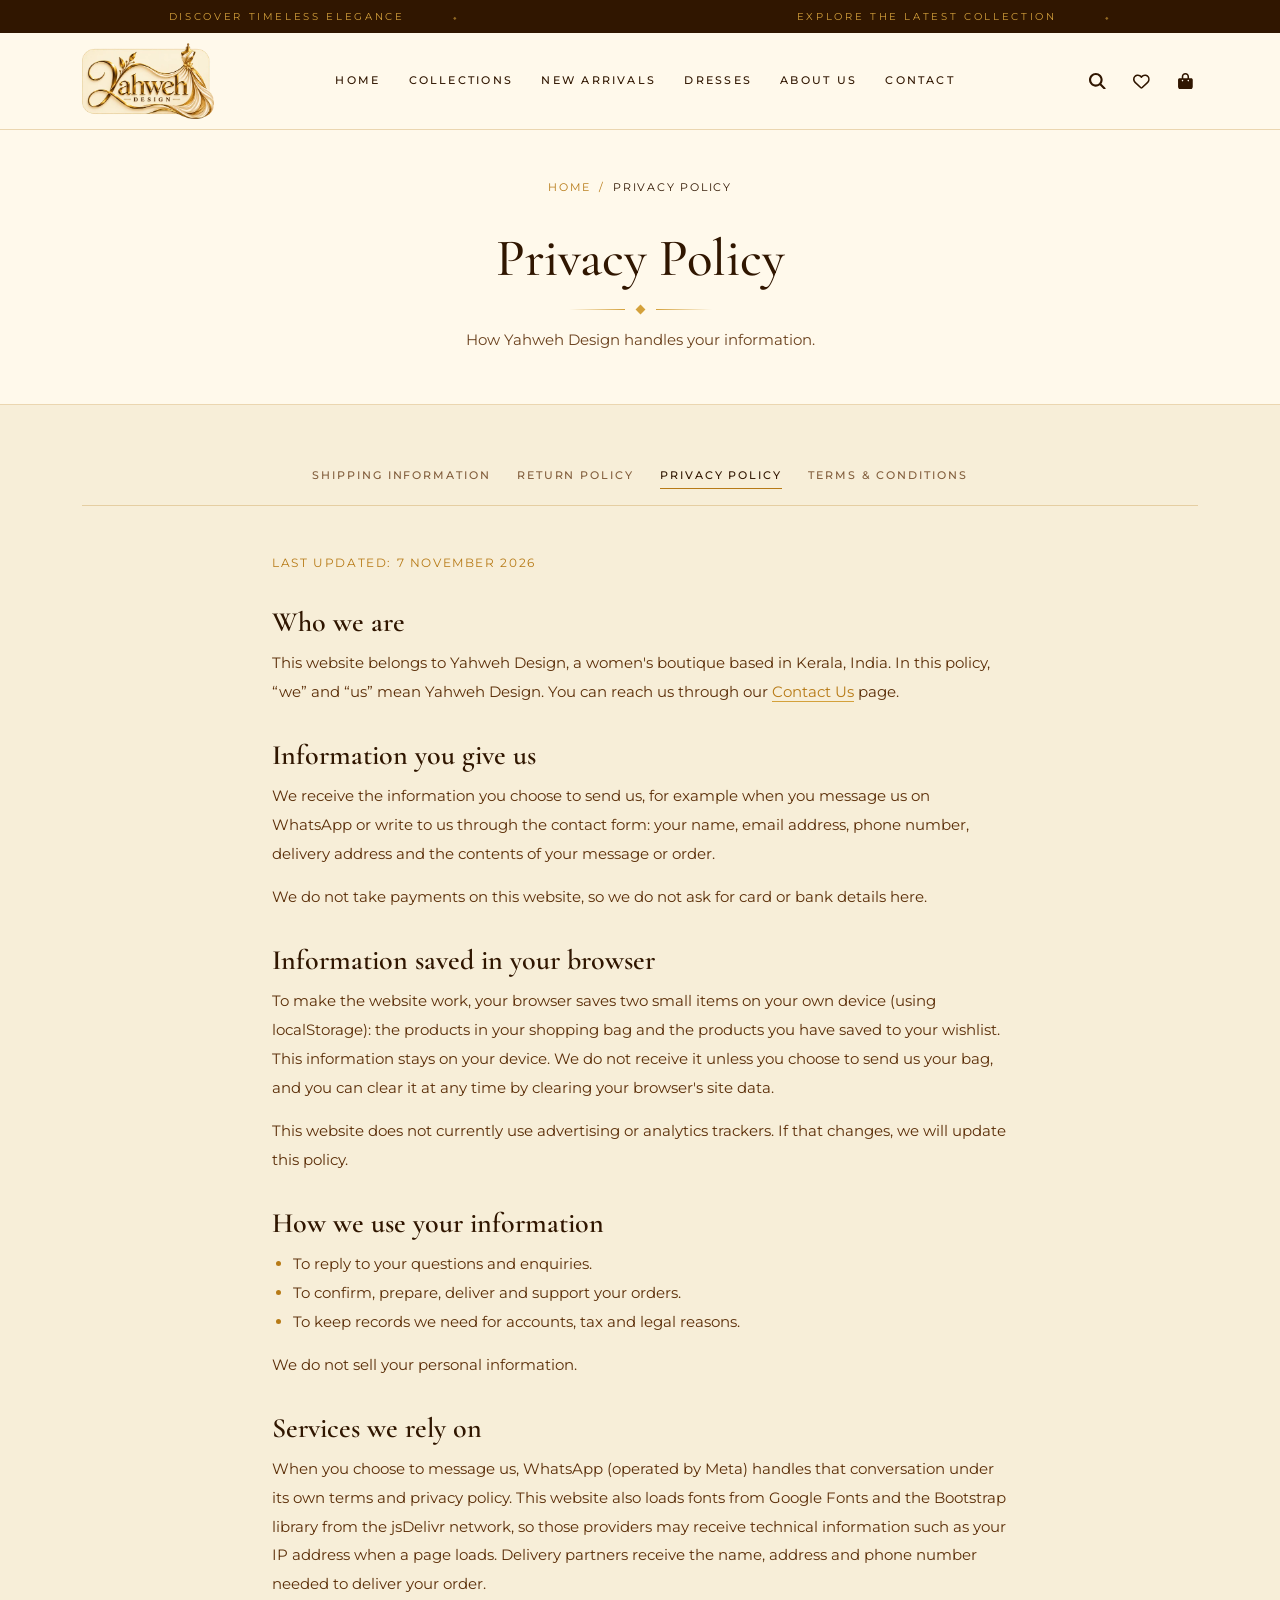
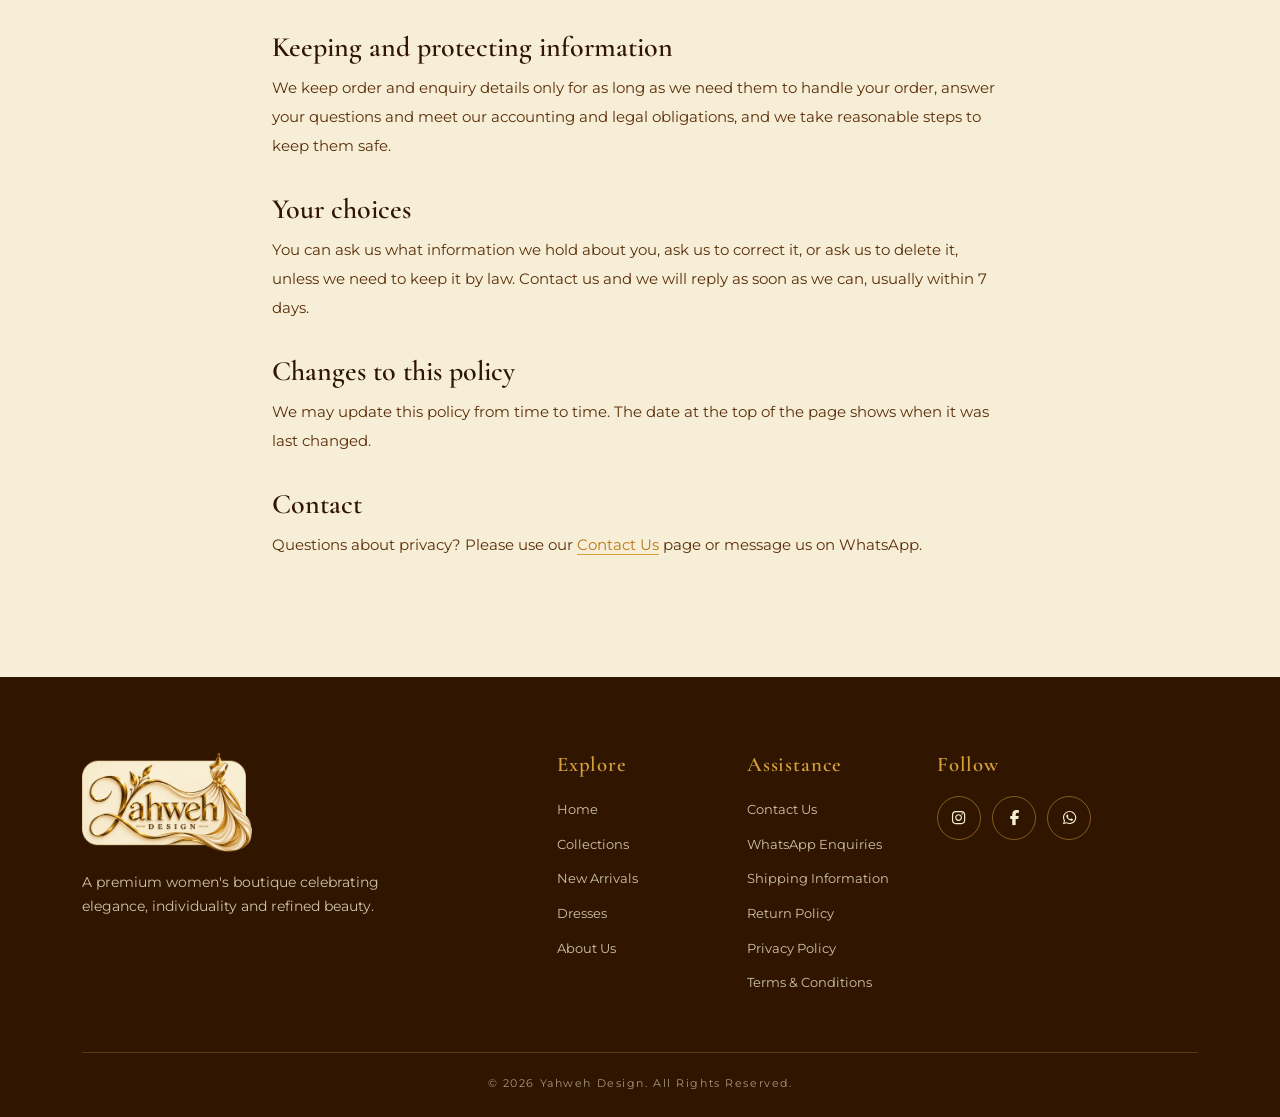
<file: privacy-policy.html>
<!DOCTYPE html>
<html lang="en">
<head>
  <meta charset="utf-8">
  <meta name="viewport" content="width=device-width, initial-scale=1">
  <title>Privacy Policy | Yahweh Design</title>
  <meta name="description" content="Privacy Policy — How Yahweh Design handles your information.">
  <meta name="theme-color" content="#301600">
  <link rel="icon" type="image/png" sizes="64x64" href="assets/images/Yahweh-favicon-64.png">

  <link rel="preconnect" href="https://cdn.jsdelivr.net" crossorigin>
  <link rel="preconnect" href="https://fonts.googleapis.com">
  <link rel="preconnect" href="https://fonts.gstatic.com" crossorigin>
  <link href="https://fonts.googleapis.com/css2?family=Cormorant+Garamond:ital,wght@0,500;0,600;1,500&family=Montserrat:wght@400;500;600&display=swap" rel="stylesheet">
  <link href="https://cdn.jsdelivr.net/npm/bootstrap@5.3.3/dist/css/bootstrap.min.css" rel="stylesheet" integrity="sha384-QWTKZyjpPEjISv5WaRU9OFeRpok6YctnYmDr5pNlyT2bRjXh0JMhjY6hW+ALEwIH" crossorigin="anonymous">
    <link href="css/home.css" rel="stylesheet">
  <link href="css/policy.css" rel="stylesheet">
  <script>document.documentElement.classList.add("js");</script>
</head>
<body id="top">
<!-- Icons: Font Awesome Free 6.5.2 (c) Fonticons, Inc. - CC BY 4.0 - https://fontawesome.com/license/free -->
<svg width="0" height="0" style="position:absolute" aria-hidden="true" focusable="false"><symbol id="i-menu" viewBox="0 0 512 512"><path d="M0 96C0 78.3 14.3 64 32 64H416c17.7 0 32 14.3 32 32s-14.3 32-32 32H32C14.3 128 0 113.7 0 96zM64 256c0-17.7 14.3-32 32-32H480c17.7 0 32 14.3 32 32s-14.3 32-32 32H96c-17.7 0-32-14.3-32-32zM448 416c0 17.7-14.3 32-32 32H32c-17.7 0-32-14.3-32-32s14.3-32 32-32H416c17.7 0 32 14.3 32 32z"/></symbol><symbol id="i-search" viewBox="0 0 512 512"><path d="M416 208c0 45.9-14.9 88.3-40 122.7L502.6 457.4c12.5 12.5 12.5 32.8 0 45.3s-32.8 12.5-45.3 0L330.7 376c-34.4 25.2-76.8 40-122.7 40C93.1 416 0 322.9 0 208S93.1 0 208 0S416 93.1 416 208zM208 352a144 144 0 1 0 0-288 144 144 0 1 0 0 288z"/></symbol><symbol id="i-bag" viewBox="0 0 448 512"><path d="M160 112c0-35.3 28.7-64 64-64s64 28.7 64 64v48H160V112zm-48 48H48c-26.5 0-48 21.5-48 48V416c0 53 43 96 96 96H352c53 0 96-43 96-96V208c0-26.5-21.5-48-48-48H336V112C336 50.1 285.9 0 224 0S112 50.1 112 112v48zm24 48a24 24 0 1 1 0 48 24 24 0 1 1 0-48zm152 24a24 24 0 1 1 48 0 24 24 0 1 1 -48 0z"/></symbol><symbol id="i-close" viewBox="0 0 384 512"><path d="M342.6 150.6c12.5-12.5 12.5-32.8 0-45.3s-32.8-12.5-45.3 0L192 210.7 86.6 105.4c-12.5-12.5-32.8-12.5-45.3 0s-12.5 32.8 0 45.3L146.7 256 41.4 361.4c-12.5 12.5-12.5 32.8 0 45.3s32.8 12.5 45.3 0L192 301.3 297.4 406.6c12.5 12.5 32.8 12.5 45.3 0s12.5-32.8 0-45.3L237.3 256 342.6 150.6z"/></symbol><symbol id="i-prev" viewBox="0 0 320 512"><path d="M9.4 233.4c-12.5 12.5-12.5 32.8 0 45.3l192 192c12.5 12.5 32.8 12.5 45.3 0s12.5-32.8 0-45.3L77.3 256 246.6 86.6c12.5-12.5 12.5-32.8 0-45.3s-32.8-12.5-45.3 0l-192 192z"/></symbol><symbol id="i-next" viewBox="0 0 320 512"><path d="M310.6 233.4c12.5 12.5 12.5 32.8 0 45.3l-192 192c-12.5 12.5-32.8 12.5-45.3 0s-12.5-32.8 0-45.3L242.7 256 73.4 86.6c-12.5-12.5-12.5-32.8 0-45.3s32.8-12.5 45.3 0l192 192z"/></symbol><symbol id="i-pen" viewBox="0 0 512 512"><path d="M368.4 18.3L312.7 74.1 437.9 199.3l55.7-55.7c21.9-21.9 21.9-57.3 0-79.2L447.6 18.3c-21.9-21.9-57.3-21.9-79.2 0zM288 94.6l-9.2 2.8L134.7 140.6c-19.9 6-35.7 21.2-42.3 41L3.8 445.8c-3.8 11.3-1 23.9 7.3 32.4L164.7 324.7c-3-6.3-4.7-13.3-4.7-20.7c0-26.5 21.5-48 48-48s48 21.5 48 48s-21.5 48-48 48c-7.4 0-14.4-1.7-20.7-4.7L33.7 500.9c8.6 8.3 21.1 11.2 32.4 7.3l264.3-88.6c19.7-6.6 35-22.4 41-42.3l43.2-144.1 2.8-9.2L288 94.6z"/></symbol><symbol id="i-care" viewBox="0 0 576 512"><path d="M163.9 136.9c-29.4-29.8-29.4-78.2 0-108s77-29.8 106.4 0l17.7 18 17.7-18c29.4-29.8 77-29.8 106.4 0s29.4 78.2 0 108L310.5 240.1c-6.2 6.3-14.3 9.4-22.5 9.4s-16.3-3.1-22.5-9.4L163.9 136.9zM568.2 336.3c13.1 17.8 9.3 42.8-8.5 55.9L433.1 485.5c-23.4 17.2-51.6 26.5-80.7 26.5H192 32c-17.7 0-32-14.3-32-32V416c0-17.7 14.3-32 32-32H68.8l44.9-36c22.7-18.2 50.9-28 80-28H272h16 64c17.7 0 32 14.3 32 32s-14.3 32-32 32H288 272c-8.8 0-16 7.2-16 16s7.2 16 16 16H392.6l119.7-88.2c17.8-13.1 42.8-9.3 55.9 8.5zM193.6 384l0 0-.9 0c.3 0 .6 0 .9 0z"/></symbol><symbol id="i-heart-on" viewBox="0 0 512 512"><path d="M47.6 300.4L228.3 469.1c7.5 7 17.4 10.9 27.7 10.9s20.2-3.9 27.7-10.9L464.4 300.4c30.4-28.3 47.6-68 47.6-109.5v-5.8c0-69.9-50.5-129.5-119.4-141C347 36.5 300.6 51.4 268 84L256 96 244 84c-32.6-32.6-79-47.5-124.6-39.9C50.5 55.6 0 115.2 0 185.1v5.8c0 41.5 17.2 81.2 47.6 109.5z"/></symbol><symbol id="i-heart" viewBox="0 0 512 512"><path d="M225.8 468.2l-2.5-2.3L48.1 303.2C17.4 274.7 0 234.7 0 192.8v-3.3c0-70.4 50-130.8 119.2-144C158.6 37.9 198.9 47 231 69.6c9 6.4 17.4 13.8 25 22.3c4.2-4.8 8.7-9.2 13.5-13.3c3.7-3.2 7.5-6.2 11.5-9c0 0 0 0 0 0C313.1 47 353.4 37.9 392.8 45.4C462 58.6 512 119.1 512 189.5v3.3c0 41.9-17.4 81.9-48.1 110.4L288.7 465.9l-2.5 2.3c-8.2 7.6-19 11.9-30.2 11.9s-22-4.2-30.2-11.9zM239.1 145c-.4-.3-.7-.7-1-1.1l-17.8-20c0 0-.1-.1-.1-.1c0 0 0 0 0 0c-23.1-25.9-58-37.7-92-31.2C81.6 101.5 48 142.1 48 189.5v3.3c0 28.5 11.9 55.8 32.8 75.2L256 430.7 431.2 268c20.9-19.4 32.8-46.7 32.8-75.2v-3.3c0-47.3-33.6-88-80.1-96.9c-34-6.5-69 5.4-92 31.2c0 0 0 0-.1 .1s0 0-.1 .1l-17.8 20c-.3 .4-.7 .7-1 1.1c-4.5 4.5-10.6 7-16.9 7s-12.4-2.5-16.9-7z"/></symbol><symbol id="i-gem" viewBox="0 0 512 512"><path d="M168.5 72L256 165l87.5-93h-175zM383.9 99.1L311.5 176h129L383.9 99.1zm50 124.9H256 78.1L256 420.3 433.9 224zM71.5 176h129L128.1 99.1 71.5 176zm434.3 40.1l-232 256c-4.5 5-11 7.9-17.8 7.9s-13.2-2.9-17.8-7.9l-232-256c-7.7-8.5-8.3-21.2-1.5-30.4l112-152c4.5-6.1 11.7-9.8 19.3-9.8H376c7.6 0 14.8 3.6 19.3 9.8l112 152c6.8 9.2 6.1 21.9-1.5 30.4z"/></symbol><symbol id="i-chat" viewBox="0 0 640 512"><path d="M88.2 309.1c9.8-18.3 6.8-40.8-7.5-55.8C59.4 230.9 48 204 48 176c0-63.5 63.8-128 160-128s160 64.5 160 128s-63.8 128-160 128c-13.1 0-25.8-1.3-37.8-3.6c-10.4-2-21.2-.6-30.7 4.2c-4.1 2.1-8.3 4.1-12.6 6c-16 7.2-32.9 13.5-49.9 18c2.8-4.6 5.4-9.1 7.9-13.6c1.1-1.9 2.2-3.9 3.2-5.9zM0 176c0 41.8 17.2 80.1 45.9 110.3c-.9 1.7-1.9 3.5-2.8 5.1c-10.3 18.4-22.3 36.5-36.6 52.1c-6.6 7-8.3 17.2-4.6 25.9C5.8 378.3 14.4 384 24 384c43 0 86.5-13.3 122.7-29.7c4.8-2.2 9.6-4.5 14.2-6.8c15.1 3 30.9 4.5 47.1 4.5c114.9 0 208-78.8 208-176S322.9 0 208 0S0 78.8 0 176zM432 480c16.2 0 31.9-1.6 47.1-4.5c4.6 2.3 9.4 4.6 14.2 6.8C529.5 498.7 573 512 616 512c9.6 0 18.2-5.7 22-14.5c3.8-8.8 2-19-4.6-25.9c-14.2-15.6-26.2-33.7-36.6-52.1c-.9-1.7-1.9-3.4-2.8-5.1C622.8 384.1 640 345.8 640 304c0-94.4-87.9-171.5-198.2-175.8c4.1 15.2 6.2 31.2 6.2 47.8l0 .6c87.2 6.7 144 67.5 144 127.4c0 28-11.4 54.9-32.7 77.2c-14.3 15-17.3 37.6-7.5 55.8c1.1 2 2.2 4 3.2 5.9c2.5 4.5 5.2 9 7.9 13.6c-17-4.5-33.9-10.7-49.9-18c-4.3-1.9-8.5-3.9-12.6-6c-9.5-4.8-20.3-6.2-30.7-4.2c-12.1 2.4-24.7 3.6-37.8 3.6c-61.7 0-110-26.5-136.8-62.3c-16 5.4-32.8 9.4-50 11.8C279 439.8 350 480 432 480z"/></symbol><symbol id="i-trash" viewBox="0 0 448 512"><path d="M170.5 51.6L151.5 80h145l-19-28.4c-1.5-2.2-4-3.6-6.7-3.6H177.1c-2.7 0-5.2 1.3-6.7 3.6zm147-26.6L354.2 80H368h48 8c13.3 0 24 10.7 24 24s-10.7 24-24 24h-8V432c0 44.2-35.8 80-80 80H112c-44.2 0-80-35.8-80-80V128H24c-13.3 0-24-10.7-24-24S10.7 80 24 80h8H80 93.8l36.7-55.1C140.9 9.4 158.4 0 177.1 0h93.7c18.7 0 36.2 9.4 46.6 24.9zM80 128V432c0 17.7 14.3 32 32 32H336c17.7 0 32-14.3 32-32V128H80zm80 64V400c0 8.8-7.2 16-16 16s-16-7.2-16-16V192c0-8.8 7.2-16 16-16s16 7.2 16 16zm80 0V400c0 8.8-7.2 16-16 16s-16-7.2-16-16V192c0-8.8 7.2-16 16-16s16 7.2 16 16zm80 0V400c0 8.8-7.2 16-16 16s-16-7.2-16-16V192c0-8.8 7.2-16 16-16s16 7.2 16 16z"/></symbol><symbol id="i-instagram" viewBox="0 0 448 512"><path d="M224.1 141c-63.6 0-114.9 51.3-114.9 114.9s51.3 114.9 114.9 114.9S339 319.5 339 255.9 287.7 141 224.1 141zm0 189.6c-41.1 0-74.7-33.5-74.7-74.7s33.5-74.7 74.7-74.7 74.7 33.5 74.7 74.7-33.6 74.7-74.7 74.7zm146.4-194.3c0 14.9-12 26.8-26.8 26.8-14.9 0-26.8-12-26.8-26.8s12-26.8 26.8-26.8 26.8 12 26.8 26.8zm76.1 27.2c-1.7-35.9-9.9-67.7-36.2-93.9-26.2-26.2-58-34.4-93.9-36.2-37-2.1-147.9-2.1-184.9 0-35.8 1.7-67.6 9.9-93.9 36.1s-34.4 58-36.2 93.9c-2.1 37-2.1 147.9 0 184.9 1.7 35.9 9.9 67.7 36.2 93.9s58 34.4 93.9 36.2c37 2.1 147.9 2.1 184.9 0 35.9-1.7 67.7-9.9 93.9-36.2 26.2-26.2 34.4-58 36.2-93.9 2.1-37 2.1-147.8 0-184.8zM398.8 388c-7.8 19.6-22.9 34.7-42.6 42.6-29.5 11.7-99.5 9-132.1 9s-102.7 2.6-132.1-9c-19.6-7.8-34.7-22.9-42.6-42.6-11.7-29.5-9-99.5-9-132.1s-2.6-102.7 9-132.1c7.8-19.6 22.9-34.7 42.6-42.6 29.5-11.7 99.5-9 132.1-9s102.7-2.6 132.1 9c19.6 7.8 34.7 22.9 42.6 42.6 11.7 29.5 9 99.5 9 132.1s2.7 102.7-9 132.1z"/></symbol><symbol id="i-facebook" viewBox="0 0 320 512"><path d="M80 299.3V512H196V299.3h86.5l18-97.8H196V166.9c0-51.7 20.3-71.5 72.7-71.5c16.3 0 29.4 .4 37 1.2V7.9C291.4 4 256.4 0 236.2 0C129.3 0 80 50.5 80 159.4v42.1H14v97.8H80z"/></symbol><symbol id="i-whatsapp" viewBox="0 0 448 512"><path d="M380.9 97.1C339 55.1 283.2 32 223.9 32c-122.4 0-222 99.6-222 222 0 39.1 10.2 77.3 29.6 111L0 480l117.7-30.9c32.4 17.7 68.9 27 106.1 27h.1c122.3 0 224.1-99.6 224.1-222 0-59.3-25.2-115-67.1-157zm-157 341.6c-33.2 0-65.7-8.9-94-25.7l-6.7-4-69.8 18.3L72 359.2l-4.4-7c-18.5-29.4-28.2-63.3-28.2-98.2 0-101.7 82.8-184.5 184.6-184.5 49.3 0 95.6 19.2 130.4 54.1 34.8 34.9 56.2 81.2 56.1 130.5 0 101.8-84.9 184.6-186.6 184.6zm101.2-138.2c-5.5-2.8-32.8-16.2-37.9-18-5.1-1.9-8.8-2.8-12.5 2.8-3.7 5.6-14.3 18-17.6 21.8-3.2 3.7-6.5 4.2-12 1.4-32.6-16.3-54-29.1-75.5-66-5.7-9.8 5.7-9.1 16.3-30.3 1.8-3.7.9-6.9-.5-9.7-1.4-2.8-12.5-30.1-17.1-41.2-4.5-10.8-9.1-9.3-12.5-9.5-3.2-.2-6.9-.2-10.6-.2-3.7 0-9.7 1.4-14.8 6.9-5.1 5.6-19.4 19-19.4 46.3 0 27.3 19.9 53.7 22.6 57.4 2.8 3.7 39.1 59.7 94.8 83.8 35.2 15.2 49 16.5 66.6 13.9 10.7-1.6 32.8-13.4 37.4-26.4 4.6-13 4.6-24.1 3.2-26.4-1.3-2.5-5-3.9-10.5-6.6z"/></symbol></svg>

  <a class="skip-link" href="#main">Skip to content</a>

  <!-- 1. Announcement bar -->
  <div class="announce" role="note" aria-label="Announcements">
    <div class="announce__track">
      <!-- One <p> per message; add or edit messages here (keep each short, single line) -->
      <p>Discover Timeless Elegance</p>
      <p>Explore the Latest Collection</p>
    </div>
  </div>

  <!-- 2. Header -->
  <header class="site-header" id="siteHeader">
    <div class="container-xl header-grid">
      <button class="icon-btn menu-toggle" id="menuOpen" type="button" aria-label="Open menu" aria-controls="navDrawer" aria-expanded="false">
        <svg class="i" aria-hidden="true"><use href="#i-menu"/></svg>
      </button>

      <a class="brand" href="index.html" aria-label="Yahweh Design — home">
        <img src="assets/images/Yahweh-logo.webp" alt="Yahweh Design" width="400" height="231" decoding="async">
      </a>

      <nav class="main-nav" aria-label="Primary">
        <ul>
          <li><a href="index.html">Home</a></li>
          <li><a href="index.html#collections">Collections</a></li>
          <li><a href="index.html#new-arrivals">New Arrivals</a></li>
          <li><a href="products.html">Dresses</a></li>
          <li><a href="about.html">About Us</a></li>
          <li><a href="contact.html">Contact</a></li>
        </ul>
      </nav>

      <div class="header-actions">
        <button class="icon-btn" id="searchToggle" type="button" aria-label="Search products" aria-expanded="false" aria-controls="searchPanel"><svg class="i" aria-hidden="true"><use href="#i-search"/></svg></button>
        <a class="icon-btn" id="wishlistBtn" href="wishlist.html" aria-label="Wishlist"><svg class="i" aria-hidden="true"><use href="#i-heart"/></svg><span class="count" data-wish-count hidden>0</span></a>
        <button class="icon-btn" id="cartOpen" type="button" aria-label="Open shopping bag" aria-controls="cartDrawer"><svg class="i" aria-hidden="true"><use href="#i-bag"/></svg><span class="count" data-cart-count hidden>0</span></button>
      </div>
    </div>

    <div class="search-panel" id="searchPanel" aria-hidden="true">
      <form class="container-xl search-form" id="searchForm" role="search" action="search-results.html" method="get" data-search-form>
        <label class="visually-hidden" for="searchInput">Search products</label>
        <input id="searchInput" name="q" type="search" placeholder="Search dresses, ethnic wear, co-ords…" autocomplete="off">
        <button type="submit" class="btn-vd btn-vd--dark">Search</button>
        <button type="button" class="icon-btn" id="searchClose" aria-label="Close search"><svg class="i" aria-hidden="true"><use href="#i-close"/></svg></button>
      </form>
    </div>
  </header>

  <!-- Mobile navigation drawer -->
  <div class="backdrop" id="backdrop" hidden></div>
  <aside class="drawer drawer--left" id="navDrawer" aria-label="Menu" aria-hidden="true">
    <div class="drawer__head">
      <img src="assets/images/Yahweh-logo.webp" alt="Yahweh Design" width="400" height="231" loading="lazy" decoding="async">
      <button class="icon-btn" type="button" data-close-drawer aria-label="Close menu"><svg class="i" aria-hidden="true"><use href="#i-close"/></svg></button>
    </div>
    <nav class="drawer__nav" aria-label="Mobile">
      <a href="index.html">Home</a>
      <a href="index.html#collections">Collections</a>
      <a href="index.html#new-arrivals">New Arrivals</a>
      <a href="products.html">Dresses</a>
      <a href="about.html">About Us</a>
      <a href="contact.html">Contact</a>
    </nav>
    <div class="drawer__foot">
      <button type="button" class="drawer__shortcut" data-open-cart><svg class="i" aria-hidden="true"><use href="#i-bag"/></svg> Shopping Bag <span class="count count--inline" data-cart-count hidden>0</span></button>
      <a class="drawer__shortcut" href="wishlist.html"><svg class="i" aria-hidden="true"><use href="#i-heart"/></svg> Wishlist <span class="count count--inline" data-wish-count hidden>0</span></a>
    </div>
  </aside>

  <main id="main">
    <section class="policy-head">
      <div class="container-xl">
        <nav aria-label="Breadcrumb">
          <ol class="policy-crumbs">
            <li><a href="index.html">Home</a></li>
            <li aria-current="page">Privacy Policy</li>
          </ol>
        </nav>
        <h1 class="display">Privacy Policy</h1>
        <div class="orn" aria-hidden="true"><span></span><i></i><span></span></div>
        <p class="sub">How Yahweh Design handles your information.</p>
      </div>
    </section>

    <section class="section policy" aria-label="Privacy Policy">
      <div class="container-xl">
        <nav class="policy__nav" aria-label="Policies">
          <ul>
            <li><a href="shipping-policy.html">Shipping Information</a></li>
            <li><a href="return-policy.html">Return Policy</a></li>
            <li><a href="privacy-policy.html" aria-current="page">Privacy Policy</a></li>
            <li><a href="terms-and-conditions.html">Terms &amp; Conditions</a></li>
          </ul>
        </nav>
        <article class="policy__body">
          <p class="policy__date">Last updated: 7 November 2026</p>
        <section class="policy__section" aria-labelledby="h1">
          <h2 id="h1">Who we are</h2>
          <p>This website belongs to Yahweh Design, a women's boutique based in Kerala, India. In this policy, &ldquo;we&rdquo; and &ldquo;us&rdquo; mean Yahweh Design. You can reach us through our <a href="contact.html">Contact Us</a> page.</p>
        </section>
        <section class="policy__section" aria-labelledby="h2">
          <h2 id="h2">Information you give us</h2>
          <p>We receive the information you choose to send us, for example when you message us on WhatsApp or write to us through the contact form: your name, email address, phone number, delivery address and the contents of your message or order.</p>
          <p>We do not take payments on this website, so we do not ask for card or bank details here.</p>
        </section>
        <section class="policy__section" aria-labelledby="h3">
          <h2 id="h3">Information saved in your browser</h2>
          <p>To make the website work, your browser saves two small items on your own device (using localStorage): the products in your shopping bag and the products you have saved to your wishlist. This information stays on your device. We do not receive it unless you choose to send us your bag, and you can clear it at any time by clearing your browser's site data.</p>
          <p>This website does not currently use advertising or analytics trackers. If that changes, we will update this policy.</p>
        </section>
        <section class="policy__section" aria-labelledby="h4">
          <h2 id="h4">How we use your information</h2>
          <ul><li>To reply to your questions and enquiries.</li><li>To confirm, prepare, deliver and support your orders.</li><li>To keep records we need for accounts, tax and legal reasons.</li></ul>
          <p>We do not sell your personal information.</p>
        </section>
        <section class="policy__section" aria-labelledby="h5">
          <h2 id="h5">Services we rely on</h2>
          <p>When you choose to message us, WhatsApp (operated by Meta) handles that conversation under its own terms and privacy policy. This website also loads fonts from Google Fonts and the Bootstrap library from the jsDelivr network, so those providers may receive technical information such as your IP address when a page loads. Delivery partners receive the name, address and phone number needed to deliver your order.</p>
        </section>
        <section class="policy__section" aria-labelledby="h6">
          <h2 id="h6">Keeping and protecting information</h2>
          <p>We keep order and enquiry details only for as long as we need them to handle your order, answer your questions and meet our accounting and legal obligations, and we take reasonable steps to keep them safe.</p>
        </section>
        <section class="policy__section" aria-labelledby="h7">
          <h2 id="h7">Your choices</h2>
          <p>You can ask us what information we hold about you, ask us to correct it, or ask us to delete it, unless we need to keep it by law. Contact us and we will reply as soon as we can, usually within 7 days.</p>
        </section>
        <section class="policy__section" aria-labelledby="h8">
          <h2 id="h8">Changes to this policy</h2>
          <p>We may update this policy from time to time. The date at the top of the page shows when it was last changed.</p>
        </section>
        <section class="policy__section" aria-labelledby="h9">
          <h2 id="h9">Contact</h2>
          <p>Questions about privacy? Please use our <a href="contact.html">Contact Us</a> page or message us on WhatsApp.</p>
        </section>
        </article>
      </div>
    </section>
  </main>

  <!-- 12. Footer -->
  <footer class="site-footer" id="contact">
    <div class="container-xl">
      <div class="row g-4">
        <div class="col-lg-4">
          <img class="footer__logo" src="assets/images/Yahweh-logo.webp" alt="Yahweh Design" width="400" height="231" loading="lazy" decoding="async">
          <p class="footer__about">A premium women's boutique celebrating elegance, individuality and refined beauty.</p>
        </div>
        <div class="col-6 col-lg-2 offset-lg-1">
          <h3>Explore</h3>
          <ul>
            <li><a href="index.html">Home</a></li>
            <li><a href="index.html#collections">Collections</a></li>
            <li><a href="index.html#new-arrivals">New Arrivals</a></li>
            <li><a href="products.html">Dresses</a></li>
            <li><a href="about.html">About Us</a></li>
          </ul>
        </div>
        <div class="col-6 col-lg-2">
          <h3>Assistance</h3>
          <ul>
            <li><a href="contact.html">Contact Us</a></li>
            <li><a href="#" data-wa-enquiry>WhatsApp Enquiries</a></li>
            <li><a href="shipping-policy.html">Shipping Information</a></li>
            <li><a href="return-policy.html">Return Policy</a></li>
            <li><a href="privacy-policy.html">Privacy Policy</a></li>
            <li><a href="terms-and-conditions.html">Terms &amp; Conditions</a></li>
          </ul>
        </div>
        <div class="col-lg-3">
          <h3>Follow</h3>
          <div class="footer__social">
            <a data-social="instagram" href="#" aria-label="Instagram"><svg class="i" aria-hidden="true"><use href="#i-instagram"/></svg></a>
            <a data-social="facebook" href="#" aria-label="Facebook"><svg class="i" aria-hidden="true"><use href="#i-facebook"/></svg></a>
            <a data-wa-enquiry href="#" aria-label="WhatsApp"><svg class="i" aria-hidden="true"><use href="#i-whatsapp"/></svg></a>
          </div>
        </div>
      </div>
      <div class="footer__bottom"><p>&copy; 2026 Yahweh Design. All Rights Reserved.</p></div>
    </div>
  </footer>

  <!-- Cart drawer -->
  <aside class="drawer drawer--right" id="cartDrawer" aria-label="Shopping bag" aria-hidden="true">
    <div class="drawer__head">
      <h2 class="drawer__title">Your Bag <span id="cartHeadCount"></span></h2>
      <button class="icon-btn" type="button" data-close-drawer aria-label="Close shopping bag"><svg class="i" aria-hidden="true"><use href="#i-close"/></svg></button>
    </div>
    <div class="cart__body" id="cartBody"></div>
    <div class="cart__foot" id="cartFoot" hidden>
      <div class="cart__subtotal"><span>Subtotal</span><strong id="cartSubtotal">₹0</strong></div>
      <p class="cart__note">Orders are confirmed with our boutique team on WhatsApp. No online payment is taken here.</p>
      <button class="btn-vd btn-vd--wa" id="cartOrder" type="button"><svg class="i" aria-hidden="true"><use href="#i-whatsapp"/></svg> Order via WhatsApp</button>
    </div>
  </aside>

  <div class="toast-vd" id="toast" role="status" aria-live="polite"></div>

  <script src="js/home.js" defer></script>
</body>
</html>
</file>
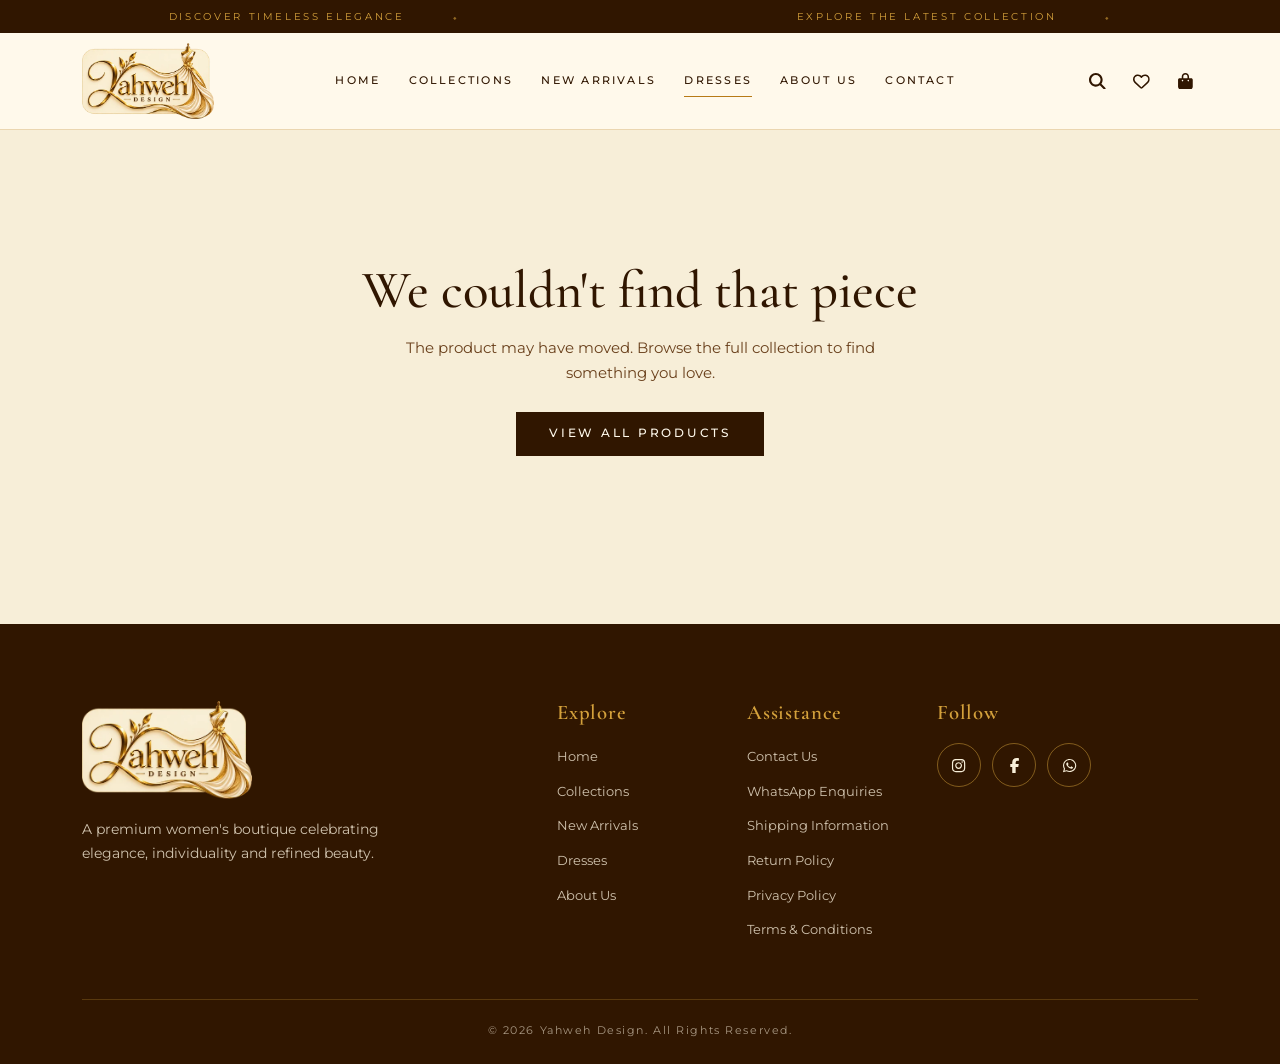
<file: product-detail.html>
<!DOCTYPE html>
<html lang="en">
<head>
  <meta charset="utf-8">
  <meta name="viewport" content="width=device-width, initial-scale=1">
  <title>Product | Yahweh Design</title>
  <meta name="description" content="Yahweh Design — product details, sizes, colours and ordering on WhatsApp.">
  <meta name="theme-color" content="#301600">
  <link rel="icon" type="image/png" sizes="64x64" href="assets/images/Yahweh-favicon-64.png">

  <link rel="preconnect" href="https://cdn.jsdelivr.net" crossorigin>
  <link rel="preconnect" href="https://fonts.googleapis.com">
  <link rel="preconnect" href="https://fonts.gstatic.com" crossorigin>
  <link href="https://fonts.googleapis.com/css2?family=Cormorant+Garamond:ital,wght@0,500;0,600;1,500&family=Montserrat:wght@400;500;600&display=swap" rel="stylesheet">
  <link href="https://cdn.jsdelivr.net/npm/bootstrap@5.3.3/dist/css/bootstrap.min.css" rel="stylesheet" integrity="sha384-QWTKZyjpPEjISv5WaRU9OFeRpok6YctnYmDr5pNlyT2bRjXh0JMhjY6hW+ALEwIH" crossorigin="anonymous">
    <link href="css/home.css" rel="stylesheet">
  <link href="css/product-detail.css" rel="stylesheet">
  <script>document.documentElement.classList.add("js");</script>
</head>
<body id="top">
<!-- Icons: Font Awesome Free 6.5.2 (c) Fonticons, Inc. - CC BY 4.0 - https://fontawesome.com/license/free -->
<svg width="0" height="0" style="position:absolute" aria-hidden="true" focusable="false"><symbol id="i-menu" viewBox="0 0 512 512"><path d="M0 96C0 78.3 14.3 64 32 64H416c17.7 0 32 14.3 32 32s-14.3 32-32 32H32C14.3 128 0 113.7 0 96zM64 256c0-17.7 14.3-32 32-32H480c17.7 0 32 14.3 32 32s-14.3 32-32 32H96c-17.7 0-32-14.3-32-32zM448 416c0 17.7-14.3 32-32 32H32c-17.7 0-32-14.3-32-32s14.3-32 32-32H416c17.7 0 32 14.3 32 32z"/></symbol><symbol id="i-search" viewBox="0 0 512 512"><path d="M416 208c0 45.9-14.9 88.3-40 122.7L502.6 457.4c12.5 12.5 12.5 32.8 0 45.3s-32.8 12.5-45.3 0L330.7 376c-34.4 25.2-76.8 40-122.7 40C93.1 416 0 322.9 0 208S93.1 0 208 0S416 93.1 416 208zM208 352a144 144 0 1 0 0-288 144 144 0 1 0 0 288z"/></symbol><symbol id="i-bag" viewBox="0 0 448 512"><path d="M160 112c0-35.3 28.7-64 64-64s64 28.7 64 64v48H160V112zm-48 48H48c-26.5 0-48 21.5-48 48V416c0 53 43 96 96 96H352c53 0 96-43 96-96V208c0-26.5-21.5-48-48-48H336V112C336 50.1 285.9 0 224 0S112 50.1 112 112v48zm24 48a24 24 0 1 1 0 48 24 24 0 1 1 0-48zm152 24a24 24 0 1 1 48 0 24 24 0 1 1 -48 0z"/></symbol><symbol id="i-close" viewBox="0 0 384 512"><path d="M342.6 150.6c12.5-12.5 12.5-32.8 0-45.3s-32.8-12.5-45.3 0L192 210.7 86.6 105.4c-12.5-12.5-32.8-12.5-45.3 0s-12.5 32.8 0 45.3L146.7 256 41.4 361.4c-12.5 12.5-12.5 32.8 0 45.3s32.8 12.5 45.3 0L192 301.3 297.4 406.6c12.5 12.5 32.8 12.5 45.3 0s12.5-32.8 0-45.3L237.3 256 342.6 150.6z"/></symbol><symbol id="i-prev" viewBox="0 0 320 512"><path d="M9.4 233.4c-12.5 12.5-12.5 32.8 0 45.3l192 192c12.5 12.5 32.8 12.5 45.3 0s12.5-32.8 0-45.3L77.3 256 246.6 86.6c12.5-12.5 12.5-32.8 0-45.3s-32.8-12.5-45.3 0l-192 192z"/></symbol><symbol id="i-next" viewBox="0 0 320 512"><path d="M310.6 233.4c12.5 12.5 12.5 32.8 0 45.3l-192 192c-12.5 12.5-32.8 12.5-45.3 0s-12.5-32.8 0-45.3L242.7 256 73.4 86.6c-12.5-12.5-12.5-32.8 0-45.3s32.8-12.5 45.3 0l192 192z"/></symbol><symbol id="i-pen" viewBox="0 0 512 512"><path d="M368.4 18.3L312.7 74.1 437.9 199.3l55.7-55.7c21.9-21.9 21.9-57.3 0-79.2L447.6 18.3c-21.9-21.9-57.3-21.9-79.2 0zM288 94.6l-9.2 2.8L134.7 140.6c-19.9 6-35.7 21.2-42.3 41L3.8 445.8c-3.8 11.3-1 23.9 7.3 32.4L164.7 324.7c-3-6.3-4.7-13.3-4.7-20.7c0-26.5 21.5-48 48-48s48 21.5 48 48s-21.5 48-48 48c-7.4 0-14.4-1.7-20.7-4.7L33.7 500.9c8.6 8.3 21.1 11.2 32.4 7.3l264.3-88.6c19.7-6.6 35-22.4 41-42.3l43.2-144.1 2.8-9.2L288 94.6z"/></symbol><symbol id="i-care" viewBox="0 0 576 512"><path d="M163.9 136.9c-29.4-29.8-29.4-78.2 0-108s77-29.8 106.4 0l17.7 18 17.7-18c29.4-29.8 77-29.8 106.4 0s29.4 78.2 0 108L310.5 240.1c-6.2 6.3-14.3 9.4-22.5 9.4s-16.3-3.1-22.5-9.4L163.9 136.9zM568.2 336.3c13.1 17.8 9.3 42.8-8.5 55.9L433.1 485.5c-23.4 17.2-51.6 26.5-80.7 26.5H192 32c-17.7 0-32-14.3-32-32V416c0-17.7 14.3-32 32-32H68.8l44.9-36c22.7-18.2 50.9-28 80-28H272h16 64c17.7 0 32 14.3 32 32s-14.3 32-32 32H288 272c-8.8 0-16 7.2-16 16s7.2 16 16 16H392.6l119.7-88.2c17.8-13.1 42.8-9.3 55.9 8.5zM193.6 384l0 0-.9 0c.3 0 .6 0 .9 0z"/></symbol><symbol id="i-heart-on" viewBox="0 0 512 512"><path d="M47.6 300.4L228.3 469.1c7.5 7 17.4 10.9 27.7 10.9s20.2-3.9 27.7-10.9L464.4 300.4c30.4-28.3 47.6-68 47.6-109.5v-5.8c0-69.9-50.5-129.5-119.4-141C347 36.5 300.6 51.4 268 84L256 96 244 84c-32.6-32.6-79-47.5-124.6-39.9C50.5 55.6 0 115.2 0 185.1v5.8c0 41.5 17.2 81.2 47.6 109.5z"/></symbol><symbol id="i-heart" viewBox="0 0 512 512"><path d="M225.8 468.2l-2.5-2.3L48.1 303.2C17.4 274.7 0 234.7 0 192.8v-3.3c0-70.4 50-130.8 119.2-144C158.6 37.9 198.9 47 231 69.6c9 6.4 17.4 13.8 25 22.3c4.2-4.8 8.7-9.2 13.5-13.3c3.7-3.2 7.5-6.2 11.5-9c0 0 0 0 0 0C313.1 47 353.4 37.9 392.8 45.4C462 58.6 512 119.1 512 189.5v3.3c0 41.9-17.4 81.9-48.1 110.4L288.7 465.9l-2.5 2.3c-8.2 7.6-19 11.9-30.2 11.9s-22-4.2-30.2-11.9zM239.1 145c-.4-.3-.7-.7-1-1.1l-17.8-20c0 0-.1-.1-.1-.1c0 0 0 0 0 0c-23.1-25.9-58-37.7-92-31.2C81.6 101.5 48 142.1 48 189.5v3.3c0 28.5 11.9 55.8 32.8 75.2L256 430.7 431.2 268c20.9-19.4 32.8-46.7 32.8-75.2v-3.3c0-47.3-33.6-88-80.1-96.9c-34-6.5-69 5.4-92 31.2c0 0 0 0-.1 .1s0 0-.1 .1l-17.8 20c-.3 .4-.7 .7-1 1.1c-4.5 4.5-10.6 7-16.9 7s-12.4-2.5-16.9-7z"/></symbol><symbol id="i-gem" viewBox="0 0 512 512"><path d="M168.5 72L256 165l87.5-93h-175zM383.9 99.1L311.5 176h129L383.9 99.1zm50 124.9H256 78.1L256 420.3 433.9 224zM71.5 176h129L128.1 99.1 71.5 176zm434.3 40.1l-232 256c-4.5 5-11 7.9-17.8 7.9s-13.2-2.9-17.8-7.9l-232-256c-7.7-8.5-8.3-21.2-1.5-30.4l112-152c4.5-6.1 11.7-9.8 19.3-9.8H376c7.6 0 14.8 3.6 19.3 9.8l112 152c6.8 9.2 6.1 21.9-1.5 30.4z"/></symbol><symbol id="i-chat" viewBox="0 0 640 512"><path d="M88.2 309.1c9.8-18.3 6.8-40.8-7.5-55.8C59.4 230.9 48 204 48 176c0-63.5 63.8-128 160-128s160 64.5 160 128s-63.8 128-160 128c-13.1 0-25.8-1.3-37.8-3.6c-10.4-2-21.2-.6-30.7 4.2c-4.1 2.1-8.3 4.1-12.6 6c-16 7.2-32.9 13.5-49.9 18c2.8-4.6 5.4-9.1 7.9-13.6c1.1-1.9 2.2-3.9 3.2-5.9zM0 176c0 41.8 17.2 80.1 45.9 110.3c-.9 1.7-1.9 3.5-2.8 5.1c-10.3 18.4-22.3 36.5-36.6 52.1c-6.6 7-8.3 17.2-4.6 25.9C5.8 378.3 14.4 384 24 384c43 0 86.5-13.3 122.7-29.7c4.8-2.2 9.6-4.5 14.2-6.8c15.1 3 30.9 4.5 47.1 4.5c114.9 0 208-78.8 208-176S322.9 0 208 0S0 78.8 0 176zM432 480c16.2 0 31.9-1.6 47.1-4.5c4.6 2.3 9.4 4.6 14.2 6.8C529.5 498.7 573 512 616 512c9.6 0 18.2-5.7 22-14.5c3.8-8.8 2-19-4.6-25.9c-14.2-15.6-26.2-33.7-36.6-52.1c-.9-1.7-1.9-3.4-2.8-5.1C622.8 384.1 640 345.8 640 304c0-94.4-87.9-171.5-198.2-175.8c4.1 15.2 6.2 31.2 6.2 47.8l0 .6c87.2 6.7 144 67.5 144 127.4c0 28-11.4 54.9-32.7 77.2c-14.3 15-17.3 37.6-7.5 55.8c1.1 2 2.2 4 3.2 5.9c2.5 4.5 5.2 9 7.9 13.6c-17-4.5-33.9-10.7-49.9-18c-4.3-1.9-8.5-3.9-12.6-6c-9.5-4.8-20.3-6.2-30.7-4.2c-12.1 2.4-24.7 3.6-37.8 3.6c-61.7 0-110-26.5-136.8-62.3c-16 5.4-32.8 9.4-50 11.8C279 439.8 350 480 432 480z"/></symbol><symbol id="i-trash" viewBox="0 0 448 512"><path d="M170.5 51.6L151.5 80h145l-19-28.4c-1.5-2.2-4-3.6-6.7-3.6H177.1c-2.7 0-5.2 1.3-6.7 3.6zm147-26.6L354.2 80H368h48 8c13.3 0 24 10.7 24 24s-10.7 24-24 24h-8V432c0 44.2-35.8 80-80 80H112c-44.2 0-80-35.8-80-80V128H24c-13.3 0-24-10.7-24-24S10.7 80 24 80h8H80 93.8l36.7-55.1C140.9 9.4 158.4 0 177.1 0h93.7c18.7 0 36.2 9.4 46.6 24.9zM80 128V432c0 17.7 14.3 32 32 32H336c17.7 0 32-14.3 32-32V128H80zm80 64V400c0 8.8-7.2 16-16 16s-16-7.2-16-16V192c0-8.8 7.2-16 16-16s16 7.2 16 16zm80 0V400c0 8.8-7.2 16-16 16s-16-7.2-16-16V192c0-8.8 7.2-16 16-16s16 7.2 16 16zm80 0V400c0 8.8-7.2 16-16 16s-16-7.2-16-16V192c0-8.8 7.2-16 16-16s16 7.2 16 16z"/></symbol><symbol id="i-instagram" viewBox="0 0 448 512"><path d="M224.1 141c-63.6 0-114.9 51.3-114.9 114.9s51.3 114.9 114.9 114.9S339 319.5 339 255.9 287.7 141 224.1 141zm0 189.6c-41.1 0-74.7-33.5-74.7-74.7s33.5-74.7 74.7-74.7 74.7 33.5 74.7 74.7-33.6 74.7-74.7 74.7zm146.4-194.3c0 14.9-12 26.8-26.8 26.8-14.9 0-26.8-12-26.8-26.8s12-26.8 26.8-26.8 26.8 12 26.8 26.8zm76.1 27.2c-1.7-35.9-9.9-67.7-36.2-93.9-26.2-26.2-58-34.4-93.9-36.2-37-2.1-147.9-2.1-184.9 0-35.8 1.7-67.6 9.9-93.9 36.1s-34.4 58-36.2 93.9c-2.1 37-2.1 147.9 0 184.9 1.7 35.9 9.9 67.7 36.2 93.9s58 34.4 93.9 36.2c37 2.1 147.9 2.1 184.9 0 35.9-1.7 67.7-9.9 93.9-36.2 26.2-26.2 34.4-58 36.2-93.9 2.1-37 2.1-147.8 0-184.8zM398.8 388c-7.8 19.6-22.9 34.7-42.6 42.6-29.5 11.7-99.5 9-132.1 9s-102.7 2.6-132.1-9c-19.6-7.8-34.7-22.9-42.6-42.6-11.7-29.5-9-99.5-9-132.1s-2.6-102.7 9-132.1c7.8-19.6 22.9-34.7 42.6-42.6 29.5-11.7 99.5-9 132.1-9s102.7-2.6 132.1 9c19.6 7.8 34.7 22.9 42.6 42.6 11.7 29.5 9 99.5 9 132.1s2.7 102.7-9 132.1z"/></symbol><symbol id="i-facebook" viewBox="0 0 320 512"><path d="M80 299.3V512H196V299.3h86.5l18-97.8H196V166.9c0-51.7 20.3-71.5 72.7-71.5c16.3 0 29.4 .4 37 1.2V7.9C291.4 4 256.4 0 236.2 0C129.3 0 80 50.5 80 159.4v42.1H14v97.8H80z"/></symbol><symbol id="i-whatsapp" viewBox="0 0 448 512"><path d="M380.9 97.1C339 55.1 283.2 32 223.9 32c-122.4 0-222 99.6-222 222 0 39.1 10.2 77.3 29.6 111L0 480l117.7-30.9c32.4 17.7 68.9 27 106.1 27h.1c122.3 0 224.1-99.6 224.1-222 0-59.3-25.2-115-67.1-157zm-157 341.6c-33.2 0-65.7-8.9-94-25.7l-6.7-4-69.8 18.3L72 359.2l-4.4-7c-18.5-29.4-28.2-63.3-28.2-98.2 0-101.7 82.8-184.5 184.6-184.5 49.3 0 95.6 19.2 130.4 54.1 34.8 34.9 56.2 81.2 56.1 130.5 0 101.8-84.9 184.6-186.6 184.6zm101.2-138.2c-5.5-2.8-32.8-16.2-37.9-18-5.1-1.9-8.8-2.8-12.5 2.8-3.7 5.6-14.3 18-17.6 21.8-3.2 3.7-6.5 4.2-12 1.4-32.6-16.3-54-29.1-75.5-66-5.7-9.8 5.7-9.1 16.3-30.3 1.8-3.7.9-6.9-.5-9.7-1.4-2.8-12.5-30.1-17.1-41.2-4.5-10.8-9.1-9.3-12.5-9.5-3.2-.2-6.9-.2-10.6-.2-3.7 0-9.7 1.4-14.8 6.9-5.1 5.6-19.4 19-19.4 46.3 0 27.3 19.9 53.7 22.6 57.4 2.8 3.7 39.1 59.7 94.8 83.8 35.2 15.2 49 16.5 66.6 13.9 10.7-1.6 32.8-13.4 37.4-26.4 4.6-13 4.6-24.1 3.2-26.4-1.3-2.5-5-3.9-10.5-6.6z"/></symbol></svg>

  <a class="skip-link" href="#main">Skip to content</a>

  <!-- 1. Announcement bar -->
  <div class="announce" role="note" aria-label="Announcements">
    <div class="announce__track">
      <!-- One <p> per message; add or edit messages here (keep each short, single line) -->
      <p>Discover Timeless Elegance</p>
      <p>Explore the Latest Collection</p>
    </div>
  </div>

  <!-- 2. Header -->
  <header class="site-header" id="siteHeader">
    <div class="container-xl header-grid">
      <button class="icon-btn menu-toggle" id="menuOpen" type="button" aria-label="Open menu" aria-controls="navDrawer" aria-expanded="false">
        <svg class="i" aria-hidden="true"><use href="#i-menu"/></svg>
      </button>

      <a class="brand" href="index.html" aria-label="Yahweh Design — home">
        <img src="assets/images/Yahweh-logo.webp" alt="Yahweh Design" width="400" height="231" decoding="async">
      </a>

      <nav class="main-nav" aria-label="Primary">
        <ul>
          <li><a href="index.html">Home</a></li>
          <li><a href="index.html#collections">Collections</a></li>
          <li><a href="index.html#new-arrivals">New Arrivals</a></li>
          <li><a href="products.html" aria-current="page">Dresses</a></li>
          <li><a href="about.html">About Us</a></li>
          <li><a href="contact.html">Contact</a></li>
        </ul>
      </nav>

      <div class="header-actions">
        <button class="icon-btn" id="searchToggle" type="button" aria-label="Search products" aria-expanded="false" aria-controls="searchPanel"><svg class="i" aria-hidden="true"><use href="#i-search"/></svg></button>
        <a class="icon-btn" id="wishlistBtn" href="wishlist.html" aria-label="Wishlist"><svg class="i" aria-hidden="true"><use href="#i-heart"/></svg><span class="count" data-wish-count hidden>0</span></a>
        <button class="icon-btn" id="cartOpen" type="button" aria-label="Open shopping bag" aria-controls="cartDrawer"><svg class="i" aria-hidden="true"><use href="#i-bag"/></svg><span class="count" data-cart-count hidden>0</span></button>
      </div>
    </div>

    <div class="search-panel" id="searchPanel" aria-hidden="true">
      <form class="container-xl search-form" id="searchForm" role="search" action="search-results.html" method="get" data-search-form>
        <label class="visually-hidden" for="searchInput">Search products</label>
        <input id="searchInput" name="q" type="search" placeholder="Search dresses, ethnic wear, co-ords…" autocomplete="off">
        <button type="submit" class="btn-vd btn-vd--dark">Search</button>
        <button type="button" class="icon-btn" id="searchClose" aria-label="Close search"><svg class="i" aria-hidden="true"><use href="#i-close"/></svg></button>
      </form>
    </div>
  </header>

  <!-- Mobile navigation drawer -->
  <div class="backdrop" id="backdrop" hidden></div>
  <aside class="drawer drawer--left" id="navDrawer" aria-label="Menu" aria-hidden="true">
    <div class="drawer__head">
      <img src="assets/images/Yahweh-logo.webp" alt="Yahweh Design" width="400" height="231" loading="lazy" decoding="async">
      <button class="icon-btn" type="button" data-close-drawer aria-label="Close menu"><svg class="i" aria-hidden="true"><use href="#i-close"/></svg></button>
    </div>
    <nav class="drawer__nav" aria-label="Mobile">
      <a href="index.html">Home</a>
      <a href="index.html#collections">Collections</a>
      <a href="index.html#new-arrivals">New Arrivals</a>
      <a href="products.html" aria-current="page">Dresses</a>
      <a href="about.html">About Us</a>
      <a href="contact.html">Contact</a>
    </nav>
    <div class="drawer__foot">
      <button type="button" class="drawer__shortcut" data-open-cart><svg class="i" aria-hidden="true"><use href="#i-bag"/></svg> Shopping Bag <span class="count count--inline" data-cart-count hidden>0</span></button>
      <a class="drawer__shortcut" href="wishlist.html"><svg class="i" aria-hidden="true"><use href="#i-heart"/></svg> Wishlist <span class="count count--inline" data-wish-count hidden>0</span></a>
    </div>
  </aside>

  <main id="main">
    <!-- One <article class="pdp-product"> per product. js/product-detail.js keeps the one matching ?id= and removes the rest.
         In Django this becomes a single block filled with {{ product.* }} values. -->
    <article class="pdp-product" data-product-id="VD-B01" data-name="Rose Quartz Evening Gown" data-category="Party Wear" data-price="5499" data-old-price="6299" data-image="assets/images/p-b01.webp" data-description="A blush evening gown with sculpted petal detailing and a fitted, flattering line." data-related="VD-M07 VD-N01 VD-M06 VD-M03" hidden>
      <section class="pdp" aria-labelledby="title-vd-b01">
        <div class="container-xl">
          <nav aria-label="Breadcrumb">
            <ol class="pdp-crumbs">
              <li><a href="index.html">Home</a></li>
              <li><a href="index.html#collections">Collections</a></li>
              <li><a href="products.html">Dresses</a></li>
              <li aria-current="page">Rose Quartz Evening Gown</li>
            </ol>
          </nav>
          <div class="row g-4 pdp__main">
            <!-- Gallery -->
            <div class="col-lg-6">
              <div class="pdp-gallery">
                <div class="pdp-zoom" tabindex="0" role="group" aria-label="Product image. Hover, or tap, to zoom">
                  <img src="assets/images/products/vd-b01-1.webp" alt="Rose Quartz Evening Gown – Front view" width="1000" height="1333" loading="lazy" decoding="async">
                  <span class="pdp-zoom__hint" aria-hidden="true">Hover to zoom</span>
                </div>
                <div class="pdp-thumbs" role="group" aria-label="Choose a product image">
                <button type="button" class="pdp-thumb is-active" data-src="assets/images/products/vd-b01-1.webp" data-alt="Rose Quartz Evening Gown – Front view" aria-label="Front view" aria-current="true"><img src="assets/images/products/vd-b01-1-s.webp" alt="" width="200" height="267" loading="lazy" decoding="async"></button>
                <button type="button" class="pdp-thumb" data-src="assets/images/products/vd-b01-2.webp" data-alt="Rose Quartz Evening Gown – Close-up detail" aria-label="Close-up detail"><img src="assets/images/products/vd-b01-2-s.webp" alt="" width="200" height="267" loading="lazy" decoding="async"></button>
                <button type="button" class="pdp-thumb" data-src="assets/images/products/vd-b01-3.webp" data-alt="Rose Quartz Evening Gown – Fabric detail" aria-label="Fabric detail"><img src="assets/images/products/vd-b01-3-s.webp" alt="" width="200" height="267" loading="lazy" decoding="async"></button>
                </div>
              </div>
            </div>
            <!-- Product information -->
            <div class="col-lg-5 offset-lg-1">
              <p class="label">Party Wear</p>
              <h1 class="pdp__title" id="title-vd-b01">Rose Quartz Evening Gown</h1>
              <div class="pdp__price"><s>₹6,299</s><strong>₹5,499</strong><span class="pdp__off">13% OFF</span></div>
              <p class="pdp__stock is-in">In Stock</p>
              <div class="pdp__group">
                <span class="pdp__label" id="colorLabel-vd-b01">Colour: <b class="pdp-color-name">Blush</b></span>
                <div class="swatches" role="group" aria-labelledby="colorLabel-vd-b01">
                <button type="button" class="swatch is-active" data-color="Blush" style="--c:#E6C9A8" aria-label="Blush" aria-pressed="true"></button>
                </div>
              </div>
              <div class="pdp__group" data-size-group>
                <span class="pdp__label" id="sizeLabel-vd-b01">Size</span>
                <div class="chips" role="group" aria-labelledby="sizeLabel-vd-b01">
                <button type="button" class="chip" data-size="XS" disabled title="Unavailable" aria-pressed="false">XS</button>
                <button type="button" class="chip" data-size="S" aria-pressed="false">S</button>
                <button type="button" class="chip" data-size="M" aria-pressed="false">M</button>
                <button type="button" class="chip" data-size="L" disabled title="Unavailable" aria-pressed="false">L</button>
                </div>
                <p class="pdp__error" role="alert" hidden>Please select a size.</p>
              </div>
              <div class="pdp__group">
                <span class="pdp__label" id="qtyLabel-vd-b01">Quantity</span>
                <div class="qty" role="group" aria-labelledby="qtyLabel-vd-b01">
                  <button type="button" class="pdp-minus" aria-label="Decrease quantity">&minus;</button>
                  <output class="pdp-qty" aria-live="polite">1</output>
                  <button type="button" class="pdp-plus" aria-label="Increase quantity">+</button>
                </div>
              </div>
              <div class="pdp__actions">
                <button class="btn-vd btn-vd--dark pdp-add" type="button">Add to Cart</button>
                <button class="btn-vd btn-vd--wa-line pdp-wa" type="button"><svg class="i" aria-hidden="true"><use href="#i-whatsapp"/></svg> Buy via WhatsApp</button>
              </div>
              <button type="button" class="wish-btn pdp-wish" data-product-id="VD-B01" aria-pressed="false"><svg class="i" aria-hidden="true"><use href="#i-heart"/></svg><span class="pdp-wish__text">Add to Wishlist</span></button>
            </div>
          </div>
        </div>
      </section>

      <!-- Information tabs -->
      <section class="section section--pearl pdp-info" aria-label="Product information">
        <div class="container-xl">
          <div class="tabs" role="tablist" aria-label="Product information">
            <button type="button" role="tab" id="tab-desc-vd-b01" aria-controls="panel-desc-vd-b01" aria-selected="true"><span class="tabs__long">Product </span>Description</button>
            <button type="button" role="tab" id="tab-details-vd-b01" aria-controls="panel-details-vd-b01" aria-selected="false" tabindex="-1"><span class="tabs__long">Product </span>Details</button>
            <button type="button" role="tab" id="tab-care-vd-b01" aria-controls="panel-care-vd-b01" aria-selected="false" tabindex="-1">Shipping &amp; Care</button>
          </div>
          <div class="tabpanel" id="panel-desc-vd-b01" role="tabpanel" aria-labelledby="tab-desc-vd-b01" tabindex="0">
          <p>A blush evening gown with sculpted petal detailing and a fitted, flattering line.</p>
          <p>The soft fishtail finish adds drama without losing comfort, making it ideal for evenings to remember.</p>
          <p>Easy to style — a simple clutch is all it needs.</p>
          </div>
          <div class="tabpanel" id="panel-details-vd-b01" role="tabpanel" aria-labelledby="tab-details-vd-b01" tabindex="0" hidden>
            <dl class="spec">
          <div><dt>Product name</dt><dd>Rose Quartz Evening Gown</dd></div>
          <div><dt>Category</dt><dd>Party Wear</dd></div>
          <div><dt>Fabric</dt><dd>Satin base with net and appliqué petals</dd></div>
          <div><dt>Fit</dt><dd>Fitted, fishtail hem</dd></div>
          <div><dt>Pattern</dt><dd>3D floral appliqué</dd></div>
          <div><dt>Sleeve</dt><dd>Sleeveless</dd></div>
          <div><dt>Neckline</dt><dd>High neck</dd></div>
          <div><dt>Length</dt><dd>Floor length</dd></div>
          <div><dt>Available sizes</dt><dd>S, M</dd></div>
          <div><dt>Colours</dt><dd>Blush</dd></div>
          <div><dt>Care instructions</dt><dd>Dry clean recommended</dd></div>
            </dl>
          </div>
          <div class="tabpanel" id="panel-care-vd-b01" role="tabpanel" aria-labelledby="tab-care-vd-b01" tabindex="0" hidden>
          <h3>Shipping &amp; delivery</h3>
          <p>We deliver across India. Delivery time and charges are confirmed with you on WhatsApp when you place your order.</p>
          <h3>Order processing</h3>
          <p>Orders are confirmed by our boutique team on WhatsApp before they are packed. Please allow 1–2 working days for processing.</p>
          <h3>Returns &amp; exchange</h3>
          <p>Exchange and return conditions will be shared with your order confirmation. Please contact us within 48 hours of receiving your order if there is an issue.</p>
          <h3>Washing instructions</h3>
          <p>Dry clean recommended for embroidered and embellished pieces. If hand washing, use cold water and a mild detergent; do not wring or bleach.</p>
          <h3>Storage &amp; garment care</h3>
          <p>Store folded or on a padded hanger in a cool, dry place, away from direct sunlight. Keep embellished pieces wrapped in a soft cotton cloth.</p>
          </div>
        </div>
      </section>

      <!-- Related products: js/product-detail.js copies these cards from #productCatalog -->
      <section class="section" aria-labelledby="related-vd-b01">
        <div class="container-xl">
          <header class="section-head">
            <p class="label">Complete the Look</p>
            <h2 class="display" id="related-vd-b01">You May Also Love</h2>
            <div class="orn" aria-hidden="true"><span></span><i></i><span></span></div>
            <p class="sub">Discover more styles selected to complement your look.</p>
          </header>
          <div class="row g-3 g-lg-4 product-grid pdp-related-grid"></div>
        </div>
      </section>
    </article>
    <article class="pdp-product" data-product-id="VD-B02" data-name="Champagne Silk Anarkali" data-category="Ethnic Wear" data-price="5999" data-old-price="0" data-image="assets/images/p-b02.webp" data-description="A flowing anarkali-style drape in champagne tones, accented with fine gold detailing." data-related="VD-M01 VD-N02 VD-B04 VD-M02" hidden>
      <section class="pdp" aria-labelledby="title-vd-b02">
        <div class="container-xl">
          <nav aria-label="Breadcrumb">
            <ol class="pdp-crumbs">
              <li><a href="index.html">Home</a></li>
              <li><a href="index.html#collections">Collections</a></li>
              <li><a href="products.html">Dresses</a></li>
              <li aria-current="page">Champagne Silk Anarkali</li>
            </ol>
          </nav>
          <div class="row g-4 pdp__main">
            <!-- Gallery -->
            <div class="col-lg-6">
              <div class="pdp-gallery">
                <div class="pdp-zoom" tabindex="0" role="group" aria-label="Product image. Hover, or tap, to zoom">
                  <img src="assets/images/products/vd-b02-1.webp" alt="Champagne Silk Anarkali – Front view" width="1000" height="1333" loading="lazy" decoding="async">
                  <span class="pdp-zoom__hint" aria-hidden="true">Hover to zoom</span>
                </div>
                <div class="pdp-thumbs" role="group" aria-label="Choose a product image">
                <button type="button" class="pdp-thumb is-active" data-src="assets/images/products/vd-b02-1.webp" data-alt="Champagne Silk Anarkali – Front view" aria-label="Front view" aria-current="true"><img src="assets/images/products/vd-b02-1-s.webp" alt="" width="200" height="267" loading="lazy" decoding="async"></button>
                <button type="button" class="pdp-thumb" data-src="assets/images/products/vd-b02-2.webp" data-alt="Champagne Silk Anarkali – Close-up detail" aria-label="Close-up detail"><img src="assets/images/products/vd-b02-2-s.webp" alt="" width="200" height="267" loading="lazy" decoding="async"></button>
                <button type="button" class="pdp-thumb" data-src="assets/images/products/vd-b02-3.webp" data-alt="Champagne Silk Anarkali – Fabric detail" aria-label="Fabric detail"><img src="assets/images/products/vd-b02-3-s.webp" alt="" width="200" height="267" loading="lazy" decoding="async"></button>
                </div>
              </div>
            </div>
            <!-- Product information -->
            <div class="col-lg-5 offset-lg-1">
              <p class="label">Ethnic Wear</p>
              <h1 class="pdp__title" id="title-vd-b02">Champagne Silk Anarkali</h1>
              <div class="pdp__price"><strong>₹5,999</strong></div>
              <p class="pdp__stock is-in">In Stock</p>
              <div class="pdp__group">
                <span class="pdp__label" id="colorLabel-vd-b02">Colour: <b class="pdp-color-name">Champagne</b></span>
                <div class="swatches" role="group" aria-labelledby="colorLabel-vd-b02">
                <button type="button" class="swatch is-active" data-color="Champagne" style="--c:#D9B26A" aria-label="Champagne" aria-pressed="true"></button>
                <button type="button" class="swatch" data-color="Ivory" style="--c:#F3E7C9" aria-label="Ivory" aria-pressed="false"></button>
                </div>
              </div>
              <div class="pdp__group" data-size-group>
                <span class="pdp__label" id="sizeLabel-vd-b02">Size</span>
                <div class="chips" role="group" aria-labelledby="sizeLabel-vd-b02">
                <button type="button" class="chip" data-size="S" aria-pressed="false">S</button>
                <button type="button" class="chip" data-size="M" aria-pressed="false">M</button>
                <button type="button" class="chip" data-size="L" aria-pressed="false">L</button>
                <button type="button" class="chip" data-size="XL" aria-pressed="false">XL</button>
                </div>
                <p class="pdp__error" role="alert" hidden>Please select a size.</p>
              </div>
              <div class="pdp__group">
                <span class="pdp__label" id="qtyLabel-vd-b02">Quantity</span>
                <div class="qty" role="group" aria-labelledby="qtyLabel-vd-b02">
                  <button type="button" class="pdp-minus" aria-label="Decrease quantity">&minus;</button>
                  <output class="pdp-qty" aria-live="polite">1</output>
                  <button type="button" class="pdp-plus" aria-label="Increase quantity">+</button>
                </div>
              </div>
              <div class="pdp__actions">
                <button class="btn-vd btn-vd--dark pdp-add" type="button">Add to Cart</button>
                <button class="btn-vd btn-vd--wa-line pdp-wa" type="button"><svg class="i" aria-hidden="true"><use href="#i-whatsapp"/></svg> Buy via WhatsApp</button>
              </div>
              <button type="button" class="wish-btn pdp-wish" data-product-id="VD-B02" aria-pressed="false"><svg class="i" aria-hidden="true"><use href="#i-heart"/></svg><span class="pdp-wish__text">Add to Wishlist</span></button>
            </div>
          </div>
        </div>
      </section>

      <!-- Information tabs -->
      <section class="section section--pearl pdp-info" aria-label="Product information">
        <div class="container-xl">
          <div class="tabs" role="tablist" aria-label="Product information">
            <button type="button" role="tab" id="tab-desc-vd-b02" aria-controls="panel-desc-vd-b02" aria-selected="true"><span class="tabs__long">Product </span>Description</button>
            <button type="button" role="tab" id="tab-details-vd-b02" aria-controls="panel-details-vd-b02" aria-selected="false" tabindex="-1"><span class="tabs__long">Product </span>Details</button>
            <button type="button" role="tab" id="tab-care-vd-b02" aria-controls="panel-care-vd-b02" aria-selected="false" tabindex="-1">Shipping &amp; Care</button>
          </div>
          <div class="tabpanel" id="panel-desc-vd-b02" role="tabpanel" aria-labelledby="tab-desc-vd-b02" tabindex="0">
          <p>A flowing anarkali-style drape in champagne tones, accented with fine gold detailing.</p>
          <p>Light, graceful and easy to wear, it brings together traditional charm and everyday comfort.</p>
          <p>A favourite for festive gatherings.</p>
          </div>
          <div class="tabpanel" id="panel-details-vd-b02" role="tabpanel" aria-labelledby="tab-details-vd-b02" tabindex="0" hidden>
            <dl class="spec">
          <div><dt>Product name</dt><dd>Champagne Silk Anarkali</dd></div>
          <div><dt>Category</dt><dd>Ethnic Wear</dd></div>
          <div><dt>Fabric</dt><dd>Silk-blend with gold detailing</dd></div>
          <div><dt>Fit</dt><dd>Relaxed, flowing</dd></div>
          <div><dt>Pattern</dt><dd>Woven gold motifs</dd></div>
          <div><dt>Length</dt><dd>Floor length</dd></div>
          <div><dt>Available sizes</dt><dd>S, M, L, XL</dd></div>
          <div><dt>Colours</dt><dd>Champagne, Ivory</dd></div>
          <div><dt>Care instructions</dt><dd>Dry clean recommended</dd></div>
            </dl>
          </div>
          <div class="tabpanel" id="panel-care-vd-b02" role="tabpanel" aria-labelledby="tab-care-vd-b02" tabindex="0" hidden>
          <h3>Shipping &amp; delivery</h3>
          <p>We deliver across India. Delivery time and charges are confirmed with you on WhatsApp when you place your order.</p>
          <h3>Order processing</h3>
          <p>Orders are confirmed by our boutique team on WhatsApp before they are packed. Please allow 1–2 working days for processing.</p>
          <h3>Returns &amp; exchange</h3>
          <p>Exchange and return conditions will be shared with your order confirmation. Please contact us within 48 hours of receiving your order if there is an issue.</p>
          <h3>Washing instructions</h3>
          <p>Dry clean recommended for embroidered and embellished pieces. If hand washing, use cold water and a mild detergent; do not wring or bleach.</p>
          <h3>Storage &amp; garment care</h3>
          <p>Store folded or on a padded hanger in a cool, dry place, away from direct sunlight. Keep embellished pieces wrapped in a soft cotton cloth.</p>
          </div>
        </div>
      </section>

      <!-- Related products: js/product-detail.js copies these cards from #productCatalog -->
      <section class="section" aria-labelledby="related-vd-b02">
        <div class="container-xl">
          <header class="section-head">
            <p class="label">Complete the Look</p>
            <h2 class="display" id="related-vd-b02">You May Also Love</h2>
            <div class="orn" aria-hidden="true"><span></span><i></i><span></span></div>
            <p class="sub">Discover more styles selected to complement your look.</p>
          </header>
          <div class="row g-3 g-lg-4 product-grid pdp-related-grid"></div>
        </div>
      </section>
    </article>
    <article class="pdp-product" data-product-id="VD-B03" data-name="Moonlit Pearl Co-ord Set" data-category="Casual Elegance" data-price="3299" data-old-price="0" data-image="assets/images/p-b03.webp" data-description="A relaxed yet polished co-ord set with a sunny floral print and delicate lace trim." data-related="VD-M08 VD-M02 VD-B04 VD-N02" hidden>
      <section class="pdp" aria-labelledby="title-vd-b03">
        <div class="container-xl">
          <nav aria-label="Breadcrumb">
            <ol class="pdp-crumbs">
              <li><a href="index.html">Home</a></li>
              <li><a href="index.html#collections">Collections</a></li>
              <li><a href="products.html">Dresses</a></li>
              <li aria-current="page">Moonlit Pearl Co-ord Set</li>
            </ol>
          </nav>
          <div class="row g-4 pdp__main">
            <!-- Gallery -->
            <div class="col-lg-6">
              <div class="pdp-gallery">
                <div class="pdp-zoom" tabindex="0" role="group" aria-label="Product image. Hover, or tap, to zoom">
                  <img src="assets/images/products/vd-b03-1.webp" alt="Moonlit Pearl Co-ord Set – Front view" width="1000" height="1333" loading="lazy" decoding="async">
                  <span class="pdp-zoom__hint" aria-hidden="true">Hover to zoom</span>
                </div>
                <div class="pdp-thumbs" role="group" aria-label="Choose a product image">
                <button type="button" class="pdp-thumb is-active" data-src="assets/images/products/vd-b03-1.webp" data-alt="Moonlit Pearl Co-ord Set – Front view" aria-label="Front view" aria-current="true"><img src="assets/images/products/vd-b03-1-s.webp" alt="" width="200" height="267" loading="lazy" decoding="async"></button>
                <button type="button" class="pdp-thumb" data-src="assets/images/products/vd-b03-2.webp" data-alt="Moonlit Pearl Co-ord Set – Close-up detail" aria-label="Close-up detail"><img src="assets/images/products/vd-b03-2-s.webp" alt="" width="200" height="267" loading="lazy" decoding="async"></button>
                <button type="button" class="pdp-thumb" data-src="assets/images/products/vd-b03-3.webp" data-alt="Moonlit Pearl Co-ord Set – Fabric detail" aria-label="Fabric detail"><img src="assets/images/products/vd-b03-3-s.webp" alt="" width="200" height="267" loading="lazy" decoding="async"></button>
                </div>
              </div>
            </div>
            <!-- Product information -->
            <div class="col-lg-5 offset-lg-1">
              <p class="label">Casual Elegance</p>
              <h1 class="pdp__title" id="title-vd-b03">Moonlit Pearl Co-ord Set</h1>
              <div class="pdp__price"><strong>₹3,299</strong></div>
              <p class="pdp__stock is-in">In Stock</p>
              <div class="pdp__group">
                <span class="pdp__label" id="colorLabel-vd-b03">Colour: <b class="pdp-color-name">Pearl</b></span>
                <div class="swatches" role="group" aria-labelledby="colorLabel-vd-b03">
                <button type="button" class="swatch is-active" data-color="Pearl" style="--c:#FFF9EB" aria-label="Pearl" aria-pressed="true"></button>
                </div>
              </div>
              <div class="pdp__group" data-size-group>
                <span class="pdp__label" id="sizeLabel-vd-b03">Size</span>
                <div class="chips" role="group" aria-labelledby="sizeLabel-vd-b03">
                <button type="button" class="chip" data-size="XS" aria-pressed="false">XS</button>
                <button type="button" class="chip" data-size="S" aria-pressed="false">S</button>
                <button type="button" class="chip" data-size="M" aria-pressed="false">M</button>
                <button type="button" class="chip" data-size="L" aria-pressed="false">L</button>
                <button type="button" class="chip" data-size="XL" aria-pressed="false">XL</button>
                <button type="button" class="chip" data-size="XXL" disabled title="Unavailable" aria-pressed="false">XXL</button>
                </div>
                <p class="pdp__error" role="alert" hidden>Please select a size.</p>
              </div>
              <div class="pdp__group">
                <span class="pdp__label" id="qtyLabel-vd-b03">Quantity</span>
                <div class="qty" role="group" aria-labelledby="qtyLabel-vd-b03">
                  <button type="button" class="pdp-minus" aria-label="Decrease quantity">&minus;</button>
                  <output class="pdp-qty" aria-live="polite">1</output>
                  <button type="button" class="pdp-plus" aria-label="Increase quantity">+</button>
                </div>
              </div>
              <div class="pdp__actions">
                <button class="btn-vd btn-vd--dark pdp-add" type="button">Add to Cart</button>
                <button class="btn-vd btn-vd--wa-line pdp-wa" type="button"><svg class="i" aria-hidden="true"><use href="#i-whatsapp"/></svg> Buy via WhatsApp</button>
              </div>
              <button type="button" class="wish-btn pdp-wish" data-product-id="VD-B03" aria-pressed="false"><svg class="i" aria-hidden="true"><use href="#i-heart"/></svg><span class="pdp-wish__text">Add to Wishlist</span></button>
            </div>
          </div>
        </div>
      </section>

      <!-- Information tabs -->
      <section class="section section--pearl pdp-info" aria-label="Product information">
        <div class="container-xl">
          <div class="tabs" role="tablist" aria-label="Product information">
            <button type="button" role="tab" id="tab-desc-vd-b03" aria-controls="panel-desc-vd-b03" aria-selected="true"><span class="tabs__long">Product </span>Description</button>
            <button type="button" role="tab" id="tab-details-vd-b03" aria-controls="panel-details-vd-b03" aria-selected="false" tabindex="-1"><span class="tabs__long">Product </span>Details</button>
            <button type="button" role="tab" id="tab-care-vd-b03" aria-controls="panel-care-vd-b03" aria-selected="false" tabindex="-1">Shipping &amp; Care</button>
          </div>
          <div class="tabpanel" id="panel-desc-vd-b03" role="tabpanel" aria-labelledby="tab-desc-vd-b03" tabindex="0">
          <p>A relaxed yet polished co-ord set with a sunny floral print and delicate lace trim.</p>
          <p>Comfortable enough for the day, elegant enough for brunch plans and small celebrations.</p>
          <p>Mix and match the pieces to make it your own.</p>
          </div>
          <div class="tabpanel" id="panel-details-vd-b03" role="tabpanel" aria-labelledby="tab-details-vd-b03" tabindex="0" hidden>
            <dl class="spec">
          <div><dt>Product name</dt><dd>Moonlit Pearl Co-ord Set</dd></div>
          <div><dt>Category</dt><dd>Casual Elegance</dd></div>
          <div><dt>Fabric</dt><dd>Cotton blend with lace trim</dd></div>
          <div><dt>Fit</dt><dd>Relaxed</dd></div>
          <div><dt>Pattern</dt><dd>Floral print</dd></div>
          <div><dt>Sleeve</dt><dd>Three-quarter sleeve</dd></div>
          <div><dt>Neckline</dt><dd>Notch neck</dd></div>
          <div><dt>Length</dt><dd>Tunic with straight pants</dd></div>
          <div><dt>Available sizes</dt><dd>XS, S, M, L, XL</dd></div>
          <div><dt>Colours</dt><dd>Pearl</dd></div>
          <div><dt>Care instructions</dt><dd>Dry clean recommended</dd></div>
            </dl>
          </div>
          <div class="tabpanel" id="panel-care-vd-b03" role="tabpanel" aria-labelledby="tab-care-vd-b03" tabindex="0" hidden>
          <h3>Shipping &amp; delivery</h3>
          <p>We deliver across India. Delivery time and charges are confirmed with you on WhatsApp when you place your order.</p>
          <h3>Order processing</h3>
          <p>Orders are confirmed by our boutique team on WhatsApp before they are packed. Please allow 1–2 working days for processing.</p>
          <h3>Returns &amp; exchange</h3>
          <p>Exchange and return conditions will be shared with your order confirmation. Please contact us within 48 hours of receiving your order if there is an issue.</p>
          <h3>Washing instructions</h3>
          <p>Dry clean recommended for embroidered and embellished pieces. If hand washing, use cold water and a mild detergent; do not wring or bleach.</p>
          <h3>Storage &amp; garment care</h3>
          <p>Store folded or on a padded hanger in a cool, dry place, away from direct sunlight. Keep embellished pieces wrapped in a soft cotton cloth.</p>
          </div>
        </div>
      </section>

      <!-- Related products: js/product-detail.js copies these cards from #productCatalog -->
      <section class="section" aria-labelledby="related-vd-b03">
        <div class="container-xl">
          <header class="section-head">
            <p class="label">Complete the Look</p>
            <h2 class="display" id="related-vd-b03">You May Also Love</h2>
            <div class="orn" aria-hidden="true"><span></span><i></i><span></span></div>
            <p class="sub">Discover more styles selected to complement your look.</p>
          </header>
          <div class="row g-3 g-lg-4 product-grid pdp-related-grid"></div>
        </div>
      </section>
    </article>
    <article class="pdp-product" data-product-id="VD-B04" data-name="Heritage Embroidered Kurta Set" data-category="Ethnic Wear" data-price="3999" data-old-price="4599" data-image="assets/images/p-b04.webp" data-description="A kurta set with heritage-inspired embroidery and a modern, comfortable cut." data-related="VD-B02 VD-M02 VD-M08 VD-M01" hidden>
      <section class="pdp" aria-labelledby="title-vd-b04">
        <div class="container-xl">
          <nav aria-label="Breadcrumb">
            <ol class="pdp-crumbs">
              <li><a href="index.html">Home</a></li>
              <li><a href="index.html#collections">Collections</a></li>
              <li><a href="products.html">Dresses</a></li>
              <li aria-current="page">Heritage Embroidered Kurta Set</li>
            </ol>
          </nav>
          <div class="row g-4 pdp__main">
            <!-- Gallery -->
            <div class="col-lg-6">
              <div class="pdp-gallery">
                <div class="pdp-zoom" tabindex="0" role="group" aria-label="Product image. Hover, or tap, to zoom">
                  <img src="assets/images/products/vd-b04-1.webp" alt="Heritage Embroidered Kurta Set – Front view" width="1000" height="1333" loading="lazy" decoding="async">
                  <span class="pdp-zoom__hint" aria-hidden="true">Hover to zoom</span>
                </div>
                <div class="pdp-thumbs" role="group" aria-label="Choose a product image">
                <button type="button" class="pdp-thumb is-active" data-src="assets/images/products/vd-b04-1.webp" data-alt="Heritage Embroidered Kurta Set – Front view" aria-label="Front view" aria-current="true"><img src="assets/images/products/vd-b04-1-s.webp" alt="" width="200" height="267" loading="lazy" decoding="async"></button>
                <button type="button" class="pdp-thumb" data-src="assets/images/products/vd-b04-2.webp" data-alt="Heritage Embroidered Kurta Set – Close-up detail" aria-label="Close-up detail"><img src="assets/images/products/vd-b04-2-s.webp" alt="" width="200" height="267" loading="lazy" decoding="async"></button>
                <button type="button" class="pdp-thumb" data-src="assets/images/products/vd-b04-3.webp" data-alt="Heritage Embroidered Kurta Set – Fabric detail" aria-label="Fabric detail"><img src="assets/images/products/vd-b04-3-s.webp" alt="" width="200" height="267" loading="lazy" decoding="async"></button>
                </div>
              </div>
            </div>
            <!-- Product information -->
            <div class="col-lg-5 offset-lg-1">
              <p class="label">Ethnic Wear</p>
              <h1 class="pdp__title" id="title-vd-b04">Heritage Embroidered Kurta Set</h1>
              <div class="pdp__price"><s>₹4,599</s><strong>₹3,999</strong><span class="pdp__off">13% OFF</span></div>
              <p class="pdp__stock is-in">In Stock</p>
              <div class="pdp__group">
                <span class="pdp__label" id="colorLabel-vd-b04">Colour: <b class="pdp-color-name">Bronze</b></span>
                <div class="swatches" role="group" aria-labelledby="colorLabel-vd-b04">
                <button type="button" class="swatch is-active" data-color="Bronze" style="--c:#5B2E08" aria-label="Bronze" aria-pressed="true"></button>
                <button type="button" class="swatch" data-color="Antique Gold" style="--c:#B77A16" aria-label="Antique Gold" aria-pressed="false"></button>
                </div>
              </div>
              <div class="pdp__group" data-size-group>
                <span class="pdp__label" id="sizeLabel-vd-b04">Size</span>
                <div class="chips" role="group" aria-labelledby="sizeLabel-vd-b04">
                <button type="button" class="chip" data-size="S" aria-pressed="false">S</button>
                <button type="button" class="chip" data-size="M" aria-pressed="false">M</button>
                <button type="button" class="chip" data-size="L" aria-pressed="false">L</button>
                <button type="button" class="chip" data-size="XL" aria-pressed="false">XL</button>
                </div>
                <p class="pdp__error" role="alert" hidden>Please select a size.</p>
              </div>
              <div class="pdp__group">
                <span class="pdp__label" id="qtyLabel-vd-b04">Quantity</span>
                <div class="qty" role="group" aria-labelledby="qtyLabel-vd-b04">
                  <button type="button" class="pdp-minus" aria-label="Decrease quantity">&minus;</button>
                  <output class="pdp-qty" aria-live="polite">1</output>
                  <button type="button" class="pdp-plus" aria-label="Increase quantity">+</button>
                </div>
              </div>
              <div class="pdp__actions">
                <button class="btn-vd btn-vd--dark pdp-add" type="button">Add to Cart</button>
                <button class="btn-vd btn-vd--wa-line pdp-wa" type="button"><svg class="i" aria-hidden="true"><use href="#i-whatsapp"/></svg> Buy via WhatsApp</button>
              </div>
              <button type="button" class="wish-btn pdp-wish" data-product-id="VD-B04" aria-pressed="false"><svg class="i" aria-hidden="true"><use href="#i-heart"/></svg><span class="pdp-wish__text">Add to Wishlist</span></button>
            </div>
          </div>
        </div>
      </section>

      <!-- Information tabs -->
      <section class="section section--pearl pdp-info" aria-label="Product information">
        <div class="container-xl">
          <div class="tabs" role="tablist" aria-label="Product information">
            <button type="button" role="tab" id="tab-desc-vd-b04" aria-controls="panel-desc-vd-b04" aria-selected="true"><span class="tabs__long">Product </span>Description</button>
            <button type="button" role="tab" id="tab-details-vd-b04" aria-controls="panel-details-vd-b04" aria-selected="false" tabindex="-1"><span class="tabs__long">Product </span>Details</button>
            <button type="button" role="tab" id="tab-care-vd-b04" aria-controls="panel-care-vd-b04" aria-selected="false" tabindex="-1">Shipping &amp; Care</button>
          </div>
          <div class="tabpanel" id="panel-desc-vd-b04" role="tabpanel" aria-labelledby="tab-desc-vd-b04" tabindex="0">
          <p>A kurta set with heritage-inspired embroidery and a modern, comfortable cut.</p>
          <p>Rich colour and fine detailing make it equally suited to festive days and special family occasions.</p>
          <p>Comes as a coordinated set for an effortless look.</p>
          </div>
          <div class="tabpanel" id="panel-details-vd-b04" role="tabpanel" aria-labelledby="tab-details-vd-b04" tabindex="0" hidden>
            <dl class="spec">
          <div><dt>Product name</dt><dd>Heritage Embroidered Kurta Set</dd></div>
          <div><dt>Category</dt><dd>Ethnic Wear</dd></div>
          <div><dt>Fabric</dt><dd>Cotton silk with thread embroidery</dd></div>
          <div><dt>Fit</dt><dd>Straight</dd></div>
          <div><dt>Pattern</dt><dd>Embroidered yoke and cuffs</dd></div>
          <div><dt>Sleeve</dt><dd>Full sleeve</dd></div>
          <div><dt>Neckline</dt><dd>Mandarin collar</dd></div>
          <div><dt>Length</dt><dd>Knee length with matching bottoms</dd></div>
          <div><dt>Available sizes</dt><dd>S, M, L, XL</dd></div>
          <div><dt>Colours</dt><dd>Bronze, Antique Gold</dd></div>
          <div><dt>Care instructions</dt><dd>Dry clean recommended</dd></div>
            </dl>
          </div>
          <div class="tabpanel" id="panel-care-vd-b04" role="tabpanel" aria-labelledby="tab-care-vd-b04" tabindex="0" hidden>
          <h3>Shipping &amp; delivery</h3>
          <p>We deliver across India. Delivery time and charges are confirmed with you on WhatsApp when you place your order.</p>
          <h3>Order processing</h3>
          <p>Orders are confirmed by our boutique team on WhatsApp before they are packed. Please allow 1–2 working days for processing.</p>
          <h3>Returns &amp; exchange</h3>
          <p>Exchange and return conditions will be shared with your order confirmation. Please contact us within 48 hours of receiving your order if there is an issue.</p>
          <h3>Washing instructions</h3>
          <p>Dry clean recommended for embroidered and embellished pieces. If hand washing, use cold water and a mild detergent; do not wring or bleach.</p>
          <h3>Storage &amp; garment care</h3>
          <p>Store folded or on a padded hanger in a cool, dry place, away from direct sunlight. Keep embellished pieces wrapped in a soft cotton cloth.</p>
          </div>
        </div>
      </section>

      <!-- Related products: js/product-detail.js copies these cards from #productCatalog -->
      <section class="section" aria-labelledby="related-vd-b04">
        <div class="container-xl">
          <header class="section-head">
            <p class="label">Complete the Look</p>
            <h2 class="display" id="related-vd-b04">You May Also Love</h2>
            <div class="orn" aria-hidden="true"><span></span><i></i><span></span></div>
            <p class="sub">Discover more styles selected to complement your look.</p>
          </header>
          <div class="row g-3 g-lg-4 product-grid pdp-related-grid"></div>
        </div>
      </section>
    </article>
    <article class="pdp-product" data-product-id="VD-N01" data-name="Ivory Grace Designer Dress" data-category="Designer Dresses" data-price="3499" data-old-price="4199" data-image="assets/images/p-n01.webp" data-description="A softly structured gown in ivory, finished with delicate all-over detailing that catches the light beautifully." data-related="VD-B01 VD-M07 VD-M06 VD-N04" hidden>
      <section class="pdp" aria-labelledby="title-vd-n01">
        <div class="container-xl">
          <nav aria-label="Breadcrumb">
            <ol class="pdp-crumbs">
              <li><a href="index.html">Home</a></li>
              <li><a href="index.html#collections">Collections</a></li>
              <li><a href="products.html">Dresses</a></li>
              <li aria-current="page">Ivory Grace Designer Dress</li>
            </ol>
          </nav>
          <div class="row g-4 pdp__main">
            <!-- Gallery -->
            <div class="col-lg-6">
              <div class="pdp-gallery">
                <div class="pdp-zoom" tabindex="0" role="group" aria-label="Product image. Hover, or tap, to zoom">
                  <img src="assets/images/products/vd-n01-1.webp" alt="Ivory Grace Designer Dress – Front view" width="1000" height="1333" loading="lazy" decoding="async">
                  <span class="pdp-zoom__hint" aria-hidden="true">Hover to zoom</span>
                </div>
                <div class="pdp-thumbs" role="group" aria-label="Choose a product image">
                <button type="button" class="pdp-thumb is-active" data-src="assets/images/products/vd-n01-1.webp" data-alt="Ivory Grace Designer Dress – Front view" aria-label="Front view" aria-current="true"><img src="assets/images/products/vd-n01-1-s.webp" alt="" width="200" height="267" loading="lazy" decoding="async"></button>
                <button type="button" class="pdp-thumb" data-src="assets/images/products/vd-n01-2.webp" data-alt="Ivory Grace Designer Dress – Close-up detail" aria-label="Close-up detail"><img src="assets/images/products/vd-n01-2-s.webp" alt="" width="200" height="267" loading="lazy" decoding="async"></button>
                <button type="button" class="pdp-thumb" data-src="assets/images/products/vd-n01-3.webp" data-alt="Ivory Grace Designer Dress – Fabric detail" aria-label="Fabric detail"><img src="assets/images/products/vd-n01-3-s.webp" alt="" width="200" height="267" loading="lazy" decoding="async"></button>
                </div>
              </div>
            </div>
            <!-- Product information -->
            <div class="col-lg-5 offset-lg-1">
              <p class="label">Designer Dresses</p>
              <h1 class="pdp__title" id="title-vd-n01">Ivory Grace Designer Dress</h1>
              <div class="pdp__price"><s>₹4,199</s><strong>₹3,499</strong><span class="pdp__off">17% OFF</span></div>
              <p class="pdp__stock is-in">In Stock</p>
              <div class="pdp__group">
                <span class="pdp__label" id="colorLabel-vd-n01">Colour: <b class="pdp-color-name">Ivory</b></span>
                <div class="swatches" role="group" aria-labelledby="colorLabel-vd-n01">
                <button type="button" class="swatch is-active" data-color="Ivory" style="--c:#F3E7C9" aria-label="Ivory" aria-pressed="true"></button>
                <button type="button" class="swatch" data-color="Champagne" style="--c:#D9B26A" aria-label="Champagne" aria-pressed="false"></button>
                </div>
              </div>
              <div class="pdp__group" data-size-group>
                <span class="pdp__label" id="sizeLabel-vd-n01">Size</span>
                <div class="chips" role="group" aria-labelledby="sizeLabel-vd-n01">
                <button type="button" class="chip" data-size="XS" disabled title="Unavailable" aria-pressed="false">XS</button>
                <button type="button" class="chip" data-size="S" aria-pressed="false">S</button>
                <button type="button" class="chip" data-size="M" aria-pressed="false">M</button>
                <button type="button" class="chip" data-size="L" aria-pressed="false">L</button>
                <button type="button" class="chip" data-size="XL" aria-pressed="false">XL</button>
                </div>
                <p class="pdp__error" role="alert" hidden>Please select a size.</p>
              </div>
              <div class="pdp__group">
                <span class="pdp__label" id="qtyLabel-vd-n01">Quantity</span>
                <div class="qty" role="group" aria-labelledby="qtyLabel-vd-n01">
                  <button type="button" class="pdp-minus" aria-label="Decrease quantity">&minus;</button>
                  <output class="pdp-qty" aria-live="polite">1</output>
                  <button type="button" class="pdp-plus" aria-label="Increase quantity">+</button>
                </div>
              </div>
              <div class="pdp__actions">
                <button class="btn-vd btn-vd--dark pdp-add" type="button">Add to Cart</button>
                <button class="btn-vd btn-vd--wa-line pdp-wa" type="button"><svg class="i" aria-hidden="true"><use href="#i-whatsapp"/></svg> Buy via WhatsApp</button>
              </div>
              <button type="button" class="wish-btn pdp-wish" data-product-id="VD-N01" aria-pressed="false"><svg class="i" aria-hidden="true"><use href="#i-heart"/></svg><span class="pdp-wish__text">Add to Wishlist</span></button>
            </div>
          </div>
        </div>
      </section>

      <!-- Information tabs -->
      <section class="section section--pearl pdp-info" aria-label="Product information">
        <div class="container-xl">
          <div class="tabs" role="tablist" aria-label="Product information">
            <button type="button" role="tab" id="tab-desc-vd-n01" aria-controls="panel-desc-vd-n01" aria-selected="true"><span class="tabs__long">Product </span>Description</button>
            <button type="button" role="tab" id="tab-details-vd-n01" aria-controls="panel-details-vd-n01" aria-selected="false" tabindex="-1"><span class="tabs__long">Product </span>Details</button>
            <button type="button" role="tab" id="tab-care-vd-n01" aria-controls="panel-care-vd-n01" aria-selected="false" tabindex="-1">Shipping &amp; Care</button>
          </div>
          <div class="tabpanel" id="panel-desc-vd-n01" role="tabpanel" aria-labelledby="tab-desc-vd-n01" tabindex="0">
          <p>A softly structured gown in ivory, finished with delicate all-over detailing that catches the light beautifully.</p>
          <p>Designed for graceful occasions, it falls in a clean, flowing line with a flattering waist and a long, elegant hem.</p>
          <p>Pair it with simple gold jewellery and let the fabric do the talking.</p>
          </div>
          <div class="tabpanel" id="panel-details-vd-n01" role="tabpanel" aria-labelledby="tab-details-vd-n01" tabindex="0" hidden>
            <dl class="spec">
          <div><dt>Product name</dt><dd>Ivory Grace Designer Dress</dd></div>
          <div><dt>Category</dt><dd>Designer Dresses</dd></div>
          <div><dt>Fabric</dt><dd>Soft net with embroidered detailing</dd></div>
          <div><dt>Fit</dt><dd>Fitted bodice, flowing skirt</dd></div>
          <div><dt>Pattern</dt><dd>Tonal floral embroidery</dd></div>
          <div><dt>Sleeve</dt><dd>Full sleeve</dd></div>
          <div><dt>Neckline</dt><dd>Round neck</dd></div>
          <div><dt>Length</dt><dd>Floor length</dd></div>
          <div><dt>Available sizes</dt><dd>S, M, L, XL</dd></div>
          <div><dt>Colours</dt><dd>Ivory, Champagne</dd></div>
          <div><dt>Care instructions</dt><dd>Dry clean recommended</dd></div>
            </dl>
          </div>
          <div class="tabpanel" id="panel-care-vd-n01" role="tabpanel" aria-labelledby="tab-care-vd-n01" tabindex="0" hidden>
          <h3>Shipping &amp; delivery</h3>
          <p>We deliver across India. Delivery time and charges are confirmed with you on WhatsApp when you place your order.</p>
          <h3>Order processing</h3>
          <p>Orders are confirmed by our boutique team on WhatsApp before they are packed. Please allow 1–2 working days for processing.</p>
          <h3>Returns &amp; exchange</h3>
          <p>Exchange and return conditions will be shared with your order confirmation. Please contact us within 48 hours of receiving your order if there is an issue.</p>
          <h3>Washing instructions</h3>
          <p>Dry clean recommended for embroidered and embellished pieces. If hand washing, use cold water and a mild detergent; do not wring or bleach.</p>
          <h3>Storage &amp; garment care</h3>
          <p>Store folded or on a padded hanger in a cool, dry place, away from direct sunlight. Keep embellished pieces wrapped in a soft cotton cloth.</p>
          </div>
        </div>
      </section>

      <!-- Related products: js/product-detail.js copies these cards from #productCatalog -->
      <section class="section" aria-labelledby="related-vd-n01">
        <div class="container-xl">
          <header class="section-head">
            <p class="label">Complete the Look</p>
            <h2 class="display" id="related-vd-n01">You May Also Love</h2>
            <div class="orn" aria-hidden="true"><span></span><i></i><span></span></div>
            <p class="sub">Discover more styles selected to complement your look.</p>
          </header>
          <div class="row g-3 g-lg-4 product-grid pdp-related-grid"></div>
        </div>
      </section>
    </article>
    <article class="pdp-product" data-product-id="VD-N02" data-name="Golden Bloom Ethnic Dress" data-category="Ethnic Wear" data-price="4299" data-old-price="0" data-image="assets/images/p-n02.webp" data-description="A golden-toned ethnic dress with sparkling mirror-style detailing across the bodice." data-related="VD-B02 VD-M01 VD-M04 VD-N03" hidden>
      <section class="pdp" aria-labelledby="title-vd-n02">
        <div class="container-xl">
          <nav aria-label="Breadcrumb">
            <ol class="pdp-crumbs">
              <li><a href="index.html">Home</a></li>
              <li><a href="index.html#collections">Collections</a></li>
              <li><a href="products.html">Dresses</a></li>
              <li aria-current="page">Golden Bloom Ethnic Dress</li>
            </ol>
          </nav>
          <div class="row g-4 pdp__main">
            <!-- Gallery -->
            <div class="col-lg-6">
              <div class="pdp-gallery">
                <div class="pdp-zoom" tabindex="0" role="group" aria-label="Product image. Hover, or tap, to zoom">
                  <img src="assets/images/products/vd-n02-1.webp" alt="Golden Bloom Ethnic Dress – Front view" width="1000" height="1333" loading="lazy" decoding="async">
                  <span class="pdp-zoom__hint" aria-hidden="true">Hover to zoom</span>
                </div>
                <div class="pdp-thumbs" role="group" aria-label="Choose a product image">
                <button type="button" class="pdp-thumb is-active" data-src="assets/images/products/vd-n02-1.webp" data-alt="Golden Bloom Ethnic Dress – Front view" aria-label="Front view" aria-current="true"><img src="assets/images/products/vd-n02-1-s.webp" alt="" width="200" height="267" loading="lazy" decoding="async"></button>
                <button type="button" class="pdp-thumb" data-src="assets/images/products/vd-n02-2.webp" data-alt="Golden Bloom Ethnic Dress – Close-up detail" aria-label="Close-up detail"><img src="assets/images/products/vd-n02-2-s.webp" alt="" width="200" height="267" loading="lazy" decoding="async"></button>
                <button type="button" class="pdp-thumb" data-src="assets/images/products/vd-n02-3.webp" data-alt="Golden Bloom Ethnic Dress – Fabric detail" aria-label="Fabric detail"><img src="assets/images/products/vd-n02-3-s.webp" alt="" width="200" height="267" loading="lazy" decoding="async"></button>
                </div>
              </div>
            </div>
            <!-- Product information -->
            <div class="col-lg-5 offset-lg-1">
              <p class="label">Ethnic Wear</p>
              <h1 class="pdp__title" id="title-vd-n02">Golden Bloom Ethnic Dress</h1>
              <div class="pdp__price"><strong>₹4,299</strong></div>
              <p class="pdp__stock is-in">In Stock</p>
              <div class="pdp__group">
                <span class="pdp__label" id="colorLabel-vd-n02">Colour: <b class="pdp-color-name">Antique Gold</b></span>
                <div class="swatches" role="group" aria-labelledby="colorLabel-vd-n02">
                <button type="button" class="swatch is-active" data-color="Antique Gold" style="--c:#B77A16" aria-label="Antique Gold" aria-pressed="true"></button>
                </div>
              </div>
              <div class="pdp__group" data-size-group>
                <span class="pdp__label" id="sizeLabel-vd-n02">Size</span>
                <div class="chips" role="group" aria-labelledby="sizeLabel-vd-n02">
                <button type="button" class="chip" data-size="S" aria-pressed="false">S</button>
                <button type="button" class="chip" data-size="M" aria-pressed="false">M</button>
                <button type="button" class="chip" data-size="L" aria-pressed="false">L</button>
                <button type="button" class="chip" data-size="XL" aria-pressed="false">XL</button>
                </div>
                <p class="pdp__error" role="alert" hidden>Please select a size.</p>
              </div>
              <div class="pdp__group">
                <span class="pdp__label" id="qtyLabel-vd-n02">Quantity</span>
                <div class="qty" role="group" aria-labelledby="qtyLabel-vd-n02">
                  <button type="button" class="pdp-minus" aria-label="Decrease quantity">&minus;</button>
                  <output class="pdp-qty" aria-live="polite">1</output>
                  <button type="button" class="pdp-plus" aria-label="Increase quantity">+</button>
                </div>
              </div>
              <div class="pdp__actions">
                <button class="btn-vd btn-vd--dark pdp-add" type="button">Add to Cart</button>
                <button class="btn-vd btn-vd--wa-line pdp-wa" type="button"><svg class="i" aria-hidden="true"><use href="#i-whatsapp"/></svg> Buy via WhatsApp</button>
              </div>
              <button type="button" class="wish-btn pdp-wish" data-product-id="VD-N02" aria-pressed="false"><svg class="i" aria-hidden="true"><use href="#i-heart"/></svg><span class="pdp-wish__text">Add to Wishlist</span></button>
            </div>
          </div>
        </div>
      </section>

      <!-- Information tabs -->
      <section class="section section--pearl pdp-info" aria-label="Product information">
        <div class="container-xl">
          <div class="tabs" role="tablist" aria-label="Product information">
            <button type="button" role="tab" id="tab-desc-vd-n02" aria-controls="panel-desc-vd-n02" aria-selected="true"><span class="tabs__long">Product </span>Description</button>
            <button type="button" role="tab" id="tab-details-vd-n02" aria-controls="panel-details-vd-n02" aria-selected="false" tabindex="-1"><span class="tabs__long">Product </span>Details</button>
            <button type="button" role="tab" id="tab-care-vd-n02" aria-controls="panel-care-vd-n02" aria-selected="false" tabindex="-1">Shipping &amp; Care</button>
          </div>
          <div class="tabpanel" id="panel-desc-vd-n02" role="tabpanel" aria-labelledby="tab-desc-vd-n02" tabindex="0">
          <p>A golden-toned ethnic dress with sparkling mirror-style detailing across the bodice.</p>
          <p>The flared silhouette moves easily and photographs beautifully, making it a lovely choice for festive evenings.</p>
          <p>Finished with three-quarter sleeves for comfort.</p>
          </div>
          <div class="tabpanel" id="panel-details-vd-n02" role="tabpanel" aria-labelledby="tab-details-vd-n02" tabindex="0" hidden>
            <dl class="spec">
          <div><dt>Product name</dt><dd>Golden Bloom Ethnic Dress</dd></div>
          <div><dt>Category</dt><dd>Ethnic Wear</dd></div>
          <div><dt>Fabric</dt><dd>Georgette with sequin work</dd></div>
          <div><dt>Fit</dt><dd>Relaxed, flared</dd></div>
          <div><dt>Pattern</dt><dd>Scattered sequin detail</dd></div>
          <div><dt>Sleeve</dt><dd>Three-quarter sleeve</dd></div>
          <div><dt>Neckline</dt><dd>V-neck</dd></div>
          <div><dt>Length</dt><dd>Ankle length</dd></div>
          <div><dt>Available sizes</dt><dd>S, M, L, XL</dd></div>
          <div><dt>Colours</dt><dd>Antique Gold</dd></div>
          <div><dt>Care instructions</dt><dd>Dry clean recommended</dd></div>
            </dl>
          </div>
          <div class="tabpanel" id="panel-care-vd-n02" role="tabpanel" aria-labelledby="tab-care-vd-n02" tabindex="0" hidden>
          <h3>Shipping &amp; delivery</h3>
          <p>We deliver across India. Delivery time and charges are confirmed with you on WhatsApp when you place your order.</p>
          <h3>Order processing</h3>
          <p>Orders are confirmed by our boutique team on WhatsApp before they are packed. Please allow 1–2 working days for processing.</p>
          <h3>Returns &amp; exchange</h3>
          <p>Exchange and return conditions will be shared with your order confirmation. Please contact us within 48 hours of receiving your order if there is an issue.</p>
          <h3>Washing instructions</h3>
          <p>Dry clean recommended for embroidered and embellished pieces. If hand washing, use cold water and a mild detergent; do not wring or bleach.</p>
          <h3>Storage &amp; garment care</h3>
          <p>Store folded or on a padded hanger in a cool, dry place, away from direct sunlight. Keep embellished pieces wrapped in a soft cotton cloth.</p>
          </div>
        </div>
      </section>

      <!-- Related products: js/product-detail.js copies these cards from #productCatalog -->
      <section class="section" aria-labelledby="related-vd-n02">
        <div class="container-xl">
          <header class="section-head">
            <p class="label">Complete the Look</p>
            <h2 class="display" id="related-vd-n02">You May Also Love</h2>
            <div class="orn" aria-hidden="true"><span></span><i></i><span></span></div>
            <p class="sub">Discover more styles selected to complement your look.</p>
          </header>
          <div class="row g-3 g-lg-4 product-grid pdp-related-grid"></div>
        </div>
      </section>
    </article>
    <article class="pdp-product" data-product-id="VD-N03" data-name="Pearl Elegance Collection" data-category="Contemporary" data-price="3799" data-old-price="0" data-image="assets/images/p-n03.webp" data-description="A pearl-toned ensemble with rich embroidered borders and a softly draped dupatta." data-related="VD-N04 VD-B02 VD-M05 VD-N01" hidden>
      <section class="pdp" aria-labelledby="title-vd-n03">
        <div class="container-xl">
          <nav aria-label="Breadcrumb">
            <ol class="pdp-crumbs">
              <li><a href="index.html">Home</a></li>
              <li><a href="index.html#collections">Collections</a></li>
              <li><a href="products.html">Dresses</a></li>
              <li aria-current="page">Pearl Elegance Collection</li>
            </ol>
          </nav>
          <div class="row g-4 pdp__main">
            <!-- Gallery -->
            <div class="col-lg-6">
              <div class="pdp-gallery">
                <div class="pdp-zoom" tabindex="0" role="group" aria-label="Product image. Hover, or tap, to zoom">
                  <img src="assets/images/products/vd-n03-1.webp" alt="Pearl Elegance Collection – Front view" width="1000" height="1333" loading="lazy" decoding="async">
                  <span class="pdp-zoom__hint" aria-hidden="true">Hover to zoom</span>
                </div>
                <div class="pdp-thumbs" role="group" aria-label="Choose a product image">
                <button type="button" class="pdp-thumb is-active" data-src="assets/images/products/vd-n03-1.webp" data-alt="Pearl Elegance Collection – Front view" aria-label="Front view" aria-current="true"><img src="assets/images/products/vd-n03-1-s.webp" alt="" width="200" height="267" loading="lazy" decoding="async"></button>
                <button type="button" class="pdp-thumb" data-src="assets/images/products/vd-n03-2.webp" data-alt="Pearl Elegance Collection – Close-up detail" aria-label="Close-up detail"><img src="assets/images/products/vd-n03-2-s.webp" alt="" width="200" height="267" loading="lazy" decoding="async"></button>
                <button type="button" class="pdp-thumb" data-src="assets/images/products/vd-n03-3.webp" data-alt="Pearl Elegance Collection – Fabric detail" aria-label="Fabric detail"><img src="assets/images/products/vd-n03-3-s.webp" alt="" width="200" height="267" loading="lazy" decoding="async"></button>
                </div>
              </div>
            </div>
            <!-- Product information -->
            <div class="col-lg-5 offset-lg-1">
              <p class="label">Contemporary</p>
              <h1 class="pdp__title" id="title-vd-n03">Pearl Elegance Collection</h1>
              <div class="pdp__price"><strong>₹3,799</strong></div>
              <p class="pdp__stock is-in">In Stock</p>
              <div class="pdp__group">
                <span class="pdp__label" id="colorLabel-vd-n03">Colour: <b class="pdp-color-name">Pearl</b></span>
                <div class="swatches" role="group" aria-labelledby="colorLabel-vd-n03">
                <button type="button" class="swatch is-active" data-color="Pearl" style="--c:#FFF9EB" aria-label="Pearl" aria-pressed="true"></button>
                <button type="button" class="swatch" data-color="Bronze" style="--c:#5B2E08" aria-label="Bronze" aria-pressed="false"></button>
                </div>
              </div>
              <div class="pdp__group" data-size-group>
                <span class="pdp__label" id="sizeLabel-vd-n03">Size</span>
                <div class="chips" role="group" aria-labelledby="sizeLabel-vd-n03">
                <button type="button" class="chip" data-size="XS" disabled title="Unavailable" aria-pressed="false">XS</button>
                <button type="button" class="chip" data-size="S" aria-pressed="false">S</button>
                <button type="button" class="chip" data-size="M" aria-pressed="false">M</button>
                <button type="button" class="chip" data-size="L" aria-pressed="false">L</button>
                </div>
                <p class="pdp__error" role="alert" hidden>Please select a size.</p>
              </div>
              <div class="pdp__group">
                <span class="pdp__label" id="qtyLabel-vd-n03">Quantity</span>
                <div class="qty" role="group" aria-labelledby="qtyLabel-vd-n03">
                  <button type="button" class="pdp-minus" aria-label="Decrease quantity">&minus;</button>
                  <output class="pdp-qty" aria-live="polite">1</output>
                  <button type="button" class="pdp-plus" aria-label="Increase quantity">+</button>
                </div>
              </div>
              <div class="pdp__actions">
                <button class="btn-vd btn-vd--dark pdp-add" type="button">Add to Cart</button>
                <button class="btn-vd btn-vd--wa-line pdp-wa" type="button"><svg class="i" aria-hidden="true"><use href="#i-whatsapp"/></svg> Buy via WhatsApp</button>
              </div>
              <button type="button" class="wish-btn pdp-wish" data-product-id="VD-N03" aria-pressed="false"><svg class="i" aria-hidden="true"><use href="#i-heart"/></svg><span class="pdp-wish__text">Add to Wishlist</span></button>
            </div>
          </div>
        </div>
      </section>

      <!-- Information tabs -->
      <section class="section section--pearl pdp-info" aria-label="Product information">
        <div class="container-xl">
          <div class="tabs" role="tablist" aria-label="Product information">
            <button type="button" role="tab" id="tab-desc-vd-n03" aria-controls="panel-desc-vd-n03" aria-selected="true"><span class="tabs__long">Product </span>Description</button>
            <button type="button" role="tab" id="tab-details-vd-n03" aria-controls="panel-details-vd-n03" aria-selected="false" tabindex="-1"><span class="tabs__long">Product </span>Details</button>
            <button type="button" role="tab" id="tab-care-vd-n03" aria-controls="panel-care-vd-n03" aria-selected="false" tabindex="-1">Shipping &amp; Care</button>
          </div>
          <div class="tabpanel" id="panel-desc-vd-n03" role="tabpanel" aria-labelledby="tab-desc-vd-n03" tabindex="0">
          <p>A pearl-toned ensemble with rich embroidered borders and a softly draped dupatta.</p>
          <p>Made for those who love traditional craftsmanship with a modern, light feel.</p>
          <p>Style it with statement earrings for celebrations.</p>
          </div>
          <div class="tabpanel" id="panel-details-vd-n03" role="tabpanel" aria-labelledby="tab-details-vd-n03" tabindex="0" hidden>
            <dl class="spec">
          <div><dt>Product name</dt><dd>Pearl Elegance Collection</dd></div>
          <div><dt>Category</dt><dd>Contemporary</dd></div>
          <div><dt>Fabric</dt><dd>Net with thread embroidery</dd></div>
          <div><dt>Fit</dt><dd>Flared skirt, fitted blouse</dd></div>
          <div><dt>Pattern</dt><dd>Embroidered borders</dd></div>
          <div><dt>Sleeve</dt><dd>Short sleeve</dd></div>
          <div><dt>Length</dt><dd>Floor length</dd></div>
          <div><dt>Available sizes</dt><dd>S, M, L</dd></div>
          <div><dt>Colours</dt><dd>Pearl, Bronze</dd></div>
          <div><dt>Care instructions</dt><dd>Dry clean recommended</dd></div>
            </dl>
          </div>
          <div class="tabpanel" id="panel-care-vd-n03" role="tabpanel" aria-labelledby="tab-care-vd-n03" tabindex="0" hidden>
          <h3>Shipping &amp; delivery</h3>
          <p>We deliver across India. Delivery time and charges are confirmed with you on WhatsApp when you place your order.</p>
          <h3>Order processing</h3>
          <p>Orders are confirmed by our boutique team on WhatsApp before they are packed. Please allow 1–2 working days for processing.</p>
          <h3>Returns &amp; exchange</h3>
          <p>Exchange and return conditions will be shared with your order confirmation. Please contact us within 48 hours of receiving your order if there is an issue.</p>
          <h3>Washing instructions</h3>
          <p>Dry clean recommended for embroidered and embellished pieces. If hand washing, use cold water and a mild detergent; do not wring or bleach.</p>
          <h3>Storage &amp; garment care</h3>
          <p>Store folded or on a padded hanger in a cool, dry place, away from direct sunlight. Keep embellished pieces wrapped in a soft cotton cloth.</p>
          </div>
        </div>
      </section>

      <!-- Related products: js/product-detail.js copies these cards from #productCatalog -->
      <section class="section" aria-labelledby="related-vd-n03">
        <div class="container-xl">
          <header class="section-head">
            <p class="label">Complete the Look</p>
            <h2 class="display" id="related-vd-n03">You May Also Love</h2>
            <div class="orn" aria-hidden="true"><span></span><i></i><span></span></div>
            <p class="sub">Discover more styles selected to complement your look.</p>
          </header>
          <div class="row g-3 g-lg-4 product-grid pdp-related-grid"></div>
        </div>
      </section>
    </article>
    <article class="pdp-product" data-product-id="VD-N04" data-name="Timeless Charm Ensemble" data-category="Party Wear" data-price="4999" data-old-price="5699" data-image="assets/images/p-n04.webp" data-description="A timeless ensemble in soft silver and champagne tones, detailed with fine sparkle." data-related="VD-N03 VD-M05 VD-M04 VD-B01" hidden>
      <section class="pdp" aria-labelledby="title-vd-n04">
        <div class="container-xl">
          <nav aria-label="Breadcrumb">
            <ol class="pdp-crumbs">
              <li><a href="index.html">Home</a></li>
              <li><a href="index.html#collections">Collections</a></li>
              <li><a href="products.html">Dresses</a></li>
              <li aria-current="page">Timeless Charm Ensemble</li>
            </ol>
          </nav>
          <div class="row g-4 pdp__main">
            <!-- Gallery -->
            <div class="col-lg-6">
              <div class="pdp-gallery">
                <div class="pdp-zoom" tabindex="0" role="group" aria-label="Product image. Hover, or tap, to zoom">
                  <img src="assets/images/products/vd-n04-1.webp" alt="Timeless Charm Ensemble – Front view" width="1000" height="1333" loading="lazy" decoding="async">
                  <span class="pdp-zoom__hint" aria-hidden="true">Hover to zoom</span>
                </div>
                <div class="pdp-thumbs" role="group" aria-label="Choose a product image">
                <button type="button" class="pdp-thumb is-active" data-src="assets/images/products/vd-n04-1.webp" data-alt="Timeless Charm Ensemble – Front view" aria-label="Front view" aria-current="true"><img src="assets/images/products/vd-n04-1-s.webp" alt="" width="200" height="267" loading="lazy" decoding="async"></button>
                <button type="button" class="pdp-thumb" data-src="assets/images/products/vd-n04-2.webp" data-alt="Timeless Charm Ensemble – Close-up detail" aria-label="Close-up detail"><img src="assets/images/products/vd-n04-2-s.webp" alt="" width="200" height="267" loading="lazy" decoding="async"></button>
                <button type="button" class="pdp-thumb" data-src="assets/images/products/vd-n04-3.webp" data-alt="Timeless Charm Ensemble – Fabric detail" aria-label="Fabric detail"><img src="assets/images/products/vd-n04-3-s.webp" alt="" width="200" height="267" loading="lazy" decoding="async"></button>
                </div>
              </div>
            </div>
            <!-- Product information -->
            <div class="col-lg-5 offset-lg-1">
              <p class="label">Party Wear</p>
              <h1 class="pdp__title" id="title-vd-n04">Timeless Charm Ensemble</h1>
              <div class="pdp__price"><s>₹5,699</s><strong>₹4,999</strong><span class="pdp__off">12% OFF</span></div>
              <p class="pdp__stock is-in">In Stock</p>
              <div class="pdp__group">
                <span class="pdp__label" id="colorLabel-vd-n04">Colour: <b class="pdp-color-name">Champagne</b></span>
                <div class="swatches" role="group" aria-labelledby="colorLabel-vd-n04">
                <button type="button" class="swatch is-active" data-color="Champagne" style="--c:#D9B26A" aria-label="Champagne" aria-pressed="true"></button>
                </div>
              </div>
              <div class="pdp__group" data-size-group>
                <span class="pdp__label" id="sizeLabel-vd-n04">Size</span>
                <div class="chips" role="group" aria-labelledby="sizeLabel-vd-n04">
                <button type="button" class="chip" data-size="S" aria-pressed="false">S</button>
                <button type="button" class="chip" data-size="M" aria-pressed="false">M</button>
                <button type="button" class="chip" data-size="L" aria-pressed="false">L</button>
                <button type="button" class="chip" data-size="XL" disabled title="Unavailable" aria-pressed="false">XL</button>
                </div>
                <p class="pdp__error" role="alert" hidden>Please select a size.</p>
              </div>
              <div class="pdp__group">
                <span class="pdp__label" id="qtyLabel-vd-n04">Quantity</span>
                <div class="qty" role="group" aria-labelledby="qtyLabel-vd-n04">
                  <button type="button" class="pdp-minus" aria-label="Decrease quantity">&minus;</button>
                  <output class="pdp-qty" aria-live="polite">1</output>
                  <button type="button" class="pdp-plus" aria-label="Increase quantity">+</button>
                </div>
              </div>
              <div class="pdp__actions">
                <button class="btn-vd btn-vd--dark pdp-add" type="button">Add to Cart</button>
                <button class="btn-vd btn-vd--wa-line pdp-wa" type="button"><svg class="i" aria-hidden="true"><use href="#i-whatsapp"/></svg> Buy via WhatsApp</button>
              </div>
              <button type="button" class="wish-btn pdp-wish" data-product-id="VD-N04" aria-pressed="false"><svg class="i" aria-hidden="true"><use href="#i-heart"/></svg><span class="pdp-wish__text">Add to Wishlist</span></button>
            </div>
          </div>
        </div>
      </section>

      <!-- Information tabs -->
      <section class="section section--pearl pdp-info" aria-label="Product information">
        <div class="container-xl">
          <div class="tabs" role="tablist" aria-label="Product information">
            <button type="button" role="tab" id="tab-desc-vd-n04" aria-controls="panel-desc-vd-n04" aria-selected="true"><span class="tabs__long">Product </span>Description</button>
            <button type="button" role="tab" id="tab-details-vd-n04" aria-controls="panel-details-vd-n04" aria-selected="false" tabindex="-1"><span class="tabs__long">Product </span>Details</button>
            <button type="button" role="tab" id="tab-care-vd-n04" aria-controls="panel-care-vd-n04" aria-selected="false" tabindex="-1">Shipping &amp; Care</button>
          </div>
          <div class="tabpanel" id="panel-desc-vd-n04" role="tabpanel" aria-labelledby="tab-desc-vd-n04" tabindex="0">
          <p>A timeless ensemble in soft silver and champagne tones, detailed with fine sparkle.</p>
          <p>A graceful choice for weddings and special occasions, with comfortable movement and a beautiful drape.</p>
          <p>Each piece is chosen for its finish and attention to detail.</p>
          </div>
          <div class="tabpanel" id="panel-details-vd-n04" role="tabpanel" aria-labelledby="tab-details-vd-n04" tabindex="0" hidden>
            <dl class="spec">
          <div><dt>Product name</dt><dd>Timeless Charm Ensemble</dd></div>
          <div><dt>Category</dt><dd>Party Wear</dd></div>
          <div><dt>Fabric</dt><dd>Net with sequin and thread work</dd></div>
          <div><dt>Fit</dt><dd>Flared</dd></div>
          <div><dt>Pattern</dt><dd>All-over embellishment</dd></div>
          <div><dt>Length</dt><dd>Floor length</dd></div>
          <div><dt>Available sizes</dt><dd>S, M, L</dd></div>
          <div><dt>Colours</dt><dd>Champagne</dd></div>
          <div><dt>Care instructions</dt><dd>Dry clean recommended</dd></div>
            </dl>
          </div>
          <div class="tabpanel" id="panel-care-vd-n04" role="tabpanel" aria-labelledby="tab-care-vd-n04" tabindex="0" hidden>
          <h3>Shipping &amp; delivery</h3>
          <p>We deliver across India. Delivery time and charges are confirmed with you on WhatsApp when you place your order.</p>
          <h3>Order processing</h3>
          <p>Orders are confirmed by our boutique team on WhatsApp before they are packed. Please allow 1–2 working days for processing.</p>
          <h3>Returns &amp; exchange</h3>
          <p>Exchange and return conditions will be shared with your order confirmation. Please contact us within 48 hours of receiving your order if there is an issue.</p>
          <h3>Washing instructions</h3>
          <p>Dry clean recommended for embroidered and embellished pieces. If hand washing, use cold water and a mild detergent; do not wring or bleach.</p>
          <h3>Storage &amp; garment care</h3>
          <p>Store folded or on a padded hanger in a cool, dry place, away from direct sunlight. Keep embellished pieces wrapped in a soft cotton cloth.</p>
          </div>
        </div>
      </section>

      <!-- Related products: js/product-detail.js copies these cards from #productCatalog -->
      <section class="section" aria-labelledby="related-vd-n04">
        <div class="container-xl">
          <header class="section-head">
            <p class="label">Complete the Look</p>
            <h2 class="display" id="related-vd-n04">You May Also Love</h2>
            <div class="orn" aria-hidden="true"><span></span><i></i><span></span></div>
            <p class="sub">Discover more styles selected to complement your look.</p>
          </header>
          <div class="row g-3 g-lg-4 product-grid pdp-related-grid"></div>
        </div>
      </section>
    </article>
    <article class="pdp-product" data-product-id="VD-M01" data-name="Saffron Silk Saree" data-category="Ethnic Wear" data-price="5299" data-old-price="5999" data-image="assets/images/p-m01.webp" data-description="A saffron silk saree with a soft sheen and a graceful fall." data-related="VD-B02 VD-N02 VD-B04 VD-M02" hidden>
      <section class="pdp" aria-labelledby="title-vd-m01">
        <div class="container-xl">
          <nav aria-label="Breadcrumb">
            <ol class="pdp-crumbs">
              <li><a href="index.html">Home</a></li>
              <li><a href="index.html#collections">Collections</a></li>
              <li><a href="products.html">Dresses</a></li>
              <li aria-current="page">Saffron Silk Saree</li>
            </ol>
          </nav>
          <div class="row g-4 pdp__main">
            <!-- Gallery -->
            <div class="col-lg-6">
              <div class="pdp-gallery">
                <div class="pdp-zoom" tabindex="0" role="group" aria-label="Product image. Hover, or tap, to zoom">
                  <img src="assets/images/products/vd-m01-1.webp" alt="Saffron Silk Saree – Front view" width="1000" height="1333" loading="lazy" decoding="async">
                  <span class="pdp-zoom__hint" aria-hidden="true">Hover to zoom</span>
                </div>
                <div class="pdp-thumbs" role="group" aria-label="Choose a product image">
                <button type="button" class="pdp-thumb is-active" data-src="assets/images/products/vd-m01-1.webp" data-alt="Saffron Silk Saree – Front view" aria-label="Front view" aria-current="true"><img src="assets/images/products/vd-m01-1-s.webp" alt="" width="200" height="267" loading="lazy" decoding="async"></button>
                <button type="button" class="pdp-thumb" data-src="assets/images/products/vd-m01-2.webp" data-alt="Saffron Silk Saree – Close-up detail" aria-label="Close-up detail"><img src="assets/images/products/vd-m01-2-s.webp" alt="" width="200" height="267" loading="lazy" decoding="async"></button>
                <button type="button" class="pdp-thumb" data-src="assets/images/products/vd-m01-3.webp" data-alt="Saffron Silk Saree – Fabric detail" aria-label="Fabric detail"><img src="assets/images/products/vd-m01-3-s.webp" alt="" width="200" height="267" loading="lazy" decoding="async"></button>
                </div>
              </div>
            </div>
            <!-- Product information -->
            <div class="col-lg-5 offset-lg-1">
              <p class="label">Ethnic Wear</p>
              <h1 class="pdp__title" id="title-vd-m01">Saffron Silk Saree</h1>
              <div class="pdp__price"><s>₹5,999</s><strong>₹5,299</strong><span class="pdp__off">12% OFF</span></div>
              <p class="pdp__stock is-in">In Stock</p>
              <div class="pdp__group">
                <span class="pdp__label" id="colorLabel-vd-m01">Colour: <b class="pdp-color-name">Saffron</b></span>
                <div class="swatches" role="group" aria-labelledby="colorLabel-vd-m01">
                <button type="button" class="swatch is-active" data-color="Saffron" style="--c:#D98A1F" aria-label="Saffron" aria-pressed="true"></button>
                </div>
              </div>
              <div class="pdp__group" data-size-group>
                <span class="pdp__label" id="sizeLabel-vd-m01">Size</span>
                <div class="chips" role="group" aria-labelledby="sizeLabel-vd-m01">
                <button type="button" class="chip is-active" data-size="Free size" aria-pressed="true">Free size</button>
                </div>
                <p class="pdp__error" role="alert" hidden>Please select a size.</p>
              </div>
              <div class="pdp__group">
                <span class="pdp__label" id="qtyLabel-vd-m01">Quantity</span>
                <div class="qty" role="group" aria-labelledby="qtyLabel-vd-m01">
                  <button type="button" class="pdp-minus" aria-label="Decrease quantity">&minus;</button>
                  <output class="pdp-qty" aria-live="polite">1</output>
                  <button type="button" class="pdp-plus" aria-label="Increase quantity">+</button>
                </div>
              </div>
              <div class="pdp__actions">
                <button class="btn-vd btn-vd--dark pdp-add" type="button">Add to Cart</button>
                <button class="btn-vd btn-vd--wa-line pdp-wa" type="button"><svg class="i" aria-hidden="true"><use href="#i-whatsapp"/></svg> Buy via WhatsApp</button>
              </div>
              <button type="button" class="wish-btn pdp-wish" data-product-id="VD-M01" aria-pressed="false"><svg class="i" aria-hidden="true"><use href="#i-heart"/></svg><span class="pdp-wish__text">Add to Wishlist</span></button>
            </div>
          </div>
        </div>
      </section>

      <!-- Information tabs -->
      <section class="section section--pearl pdp-info" aria-label="Product information">
        <div class="container-xl">
          <div class="tabs" role="tablist" aria-label="Product information">
            <button type="button" role="tab" id="tab-desc-vd-m01" aria-controls="panel-desc-vd-m01" aria-selected="true"><span class="tabs__long">Product </span>Description</button>
            <button type="button" role="tab" id="tab-details-vd-m01" aria-controls="panel-details-vd-m01" aria-selected="false" tabindex="-1"><span class="tabs__long">Product </span>Details</button>
            <button type="button" role="tab" id="tab-care-vd-m01" aria-controls="panel-care-vd-m01" aria-selected="false" tabindex="-1">Shipping &amp; Care</button>
          </div>
          <div class="tabpanel" id="panel-desc-vd-m01" role="tabpanel" aria-labelledby="tab-desc-vd-m01" tabindex="0">
          <p>A saffron silk saree with a soft sheen and a graceful fall.</p>
          <p>A classic that never goes out of style, lovely for festivals and family occasions.</p>
          <p>Pair with a contrasting blouse of your choice.</p>
          </div>
          <div class="tabpanel" id="panel-details-vd-m01" role="tabpanel" aria-labelledby="tab-details-vd-m01" tabindex="0" hidden>
            <dl class="spec">
          <div><dt>Product name</dt><dd>Saffron Silk Saree</dd></div>
          <div><dt>Category</dt><dd>Ethnic Wear</dd></div>
          <div><dt>Fabric</dt><dd>Silk blend</dd></div>
          <div><dt>Fit</dt><dd>Free size (saree)</dd></div>
          <div><dt>Pattern</dt><dd>Zari border</dd></div>
          <div><dt>Length</dt><dd>5.5 m saree with blouse piece</dd></div>
          <div><dt>Available sizes</dt><dd>Free size</dd></div>
          <div><dt>Colours</dt><dd>Saffron</dd></div>
          <div><dt>Care instructions</dt><dd>Dry clean recommended</dd></div>
            </dl>
          </div>
          <div class="tabpanel" id="panel-care-vd-m01" role="tabpanel" aria-labelledby="tab-care-vd-m01" tabindex="0" hidden>
          <h3>Shipping &amp; delivery</h3>
          <p>We deliver across India. Delivery time and charges are confirmed with you on WhatsApp when you place your order.</p>
          <h3>Order processing</h3>
          <p>Orders are confirmed by our boutique team on WhatsApp before they are packed. Please allow 1–2 working days for processing.</p>
          <h3>Returns &amp; exchange</h3>
          <p>Exchange and return conditions will be shared with your order confirmation. Please contact us within 48 hours of receiving your order if there is an issue.</p>
          <h3>Washing instructions</h3>
          <p>Dry clean recommended for embroidered and embellished pieces. If hand washing, use cold water and a mild detergent; do not wring or bleach.</p>
          <h3>Storage &amp; garment care</h3>
          <p>Store folded or on a padded hanger in a cool, dry place, away from direct sunlight. Keep embellished pieces wrapped in a soft cotton cloth.</p>
          </div>
        </div>
      </section>

      <!-- Related products: js/product-detail.js copies these cards from #productCatalog -->
      <section class="section" aria-labelledby="related-vd-m01">
        <div class="container-xl">
          <header class="section-head">
            <p class="label">Complete the Look</p>
            <h2 class="display" id="related-vd-m01">You May Also Love</h2>
            <div class="orn" aria-hidden="true"><span></span><i></i><span></span></div>
            <p class="sub">Discover more styles selected to complement your look.</p>
          </header>
          <div class="row g-3 g-lg-4 product-grid pdp-related-grid"></div>
        </div>
      </section>
    </article>
    <article class="pdp-product" data-product-id="VD-M02" data-name="Orchid Chikankari Kurta" data-category="Ethnic Wear" data-price="2999" data-old-price="0" data-image="assets/images/p-m02.webp" data-description="An orchid-toned kurta with delicate chikankari-style embroidery." data-related="VD-M08 VD-B04 VD-B03 VD-B02" hidden>
      <section class="pdp" aria-labelledby="title-vd-m02">
        <div class="container-xl">
          <nav aria-label="Breadcrumb">
            <ol class="pdp-crumbs">
              <li><a href="index.html">Home</a></li>
              <li><a href="index.html#collections">Collections</a></li>
              <li><a href="products.html">Dresses</a></li>
              <li aria-current="page">Orchid Chikankari Kurta</li>
            </ol>
          </nav>
          <div class="row g-4 pdp__main">
            <!-- Gallery -->
            <div class="col-lg-6">
              <div class="pdp-gallery">
                <div class="pdp-zoom" tabindex="0" role="group" aria-label="Product image. Hover, or tap, to zoom">
                  <img src="assets/images/products/vd-m02-1.webp" alt="Orchid Chikankari Kurta – Front view" width="1000" height="1333" loading="lazy" decoding="async">
                  <span class="pdp-zoom__hint" aria-hidden="true">Hover to zoom</span>
                </div>
                <div class="pdp-thumbs" role="group" aria-label="Choose a product image">
                <button type="button" class="pdp-thumb is-active" data-src="assets/images/products/vd-m02-1.webp" data-alt="Orchid Chikankari Kurta – Front view" aria-label="Front view" aria-current="true"><img src="assets/images/products/vd-m02-1-s.webp" alt="" width="200" height="267" loading="lazy" decoding="async"></button>
                <button type="button" class="pdp-thumb" data-src="assets/images/products/vd-m02-2.webp" data-alt="Orchid Chikankari Kurta – Close-up detail" aria-label="Close-up detail"><img src="assets/images/products/vd-m02-2-s.webp" alt="" width="200" height="267" loading="lazy" decoding="async"></button>
                <button type="button" class="pdp-thumb" data-src="assets/images/products/vd-m02-3.webp" data-alt="Orchid Chikankari Kurta – Fabric detail" aria-label="Fabric detail"><img src="assets/images/products/vd-m02-3-s.webp" alt="" width="200" height="267" loading="lazy" decoding="async"></button>
                </div>
              </div>
            </div>
            <!-- Product information -->
            <div class="col-lg-5 offset-lg-1">
              <p class="label">Ethnic Wear</p>
              <h1 class="pdp__title" id="title-vd-m02">Orchid Chikankari Kurta</h1>
              <div class="pdp__price"><strong>₹2,999</strong></div>
              <p class="pdp__stock is-in">In Stock</p>
              <div class="pdp__group">
                <span class="pdp__label" id="colorLabel-vd-m02">Colour: <b class="pdp-color-name">Orchid</b></span>
                <div class="swatches" role="group" aria-labelledby="colorLabel-vd-m02">
                <button type="button" class="swatch is-active" data-color="Orchid" style="--c:#9C6BB3" aria-label="Orchid" aria-pressed="true"></button>
                </div>
              </div>
              <div class="pdp__group" data-size-group>
                <span class="pdp__label" id="sizeLabel-vd-m02">Size</span>
                <div class="chips" role="group" aria-labelledby="sizeLabel-vd-m02">
                <button type="button" class="chip" data-size="XS" disabled title="Unavailable" aria-pressed="false">XS</button>
                <button type="button" class="chip" data-size="S" aria-pressed="false">S</button>
                <button type="button" class="chip" data-size="M" aria-pressed="false">M</button>
                <button type="button" class="chip" data-size="L" aria-pressed="false">L</button>
                <button type="button" class="chip" data-size="XL" aria-pressed="false">XL</button>
                </div>
                <p class="pdp__error" role="alert" hidden>Please select a size.</p>
              </div>
              <div class="pdp__group">
                <span class="pdp__label" id="qtyLabel-vd-m02">Quantity</span>
                <div class="qty" role="group" aria-labelledby="qtyLabel-vd-m02">
                  <button type="button" class="pdp-minus" aria-label="Decrease quantity">&minus;</button>
                  <output class="pdp-qty" aria-live="polite">1</output>
                  <button type="button" class="pdp-plus" aria-label="Increase quantity">+</button>
                </div>
              </div>
              <div class="pdp__actions">
                <button class="btn-vd btn-vd--dark pdp-add" type="button">Add to Cart</button>
                <button class="btn-vd btn-vd--wa-line pdp-wa" type="button"><svg class="i" aria-hidden="true"><use href="#i-whatsapp"/></svg> Buy via WhatsApp</button>
              </div>
              <button type="button" class="wish-btn pdp-wish" data-product-id="VD-M02" aria-pressed="false"><svg class="i" aria-hidden="true"><use href="#i-heart"/></svg><span class="pdp-wish__text">Add to Wishlist</span></button>
            </div>
          </div>
        </div>
      </section>

      <!-- Information tabs -->
      <section class="section section--pearl pdp-info" aria-label="Product information">
        <div class="container-xl">
          <div class="tabs" role="tablist" aria-label="Product information">
            <button type="button" role="tab" id="tab-desc-vd-m02" aria-controls="panel-desc-vd-m02" aria-selected="true"><span class="tabs__long">Product </span>Description</button>
            <button type="button" role="tab" id="tab-details-vd-m02" aria-controls="panel-details-vd-m02" aria-selected="false" tabindex="-1"><span class="tabs__long">Product </span>Details</button>
            <button type="button" role="tab" id="tab-care-vd-m02" aria-controls="panel-care-vd-m02" aria-selected="false" tabindex="-1">Shipping &amp; Care</button>
          </div>
          <div class="tabpanel" id="panel-desc-vd-m02" role="tabpanel" aria-labelledby="tab-desc-vd-m02" tabindex="0">
          <p>An orchid-toned kurta with delicate chikankari-style embroidery.</p>
          <p>Light and breathable, it is made for comfortable all-day wear with an elegant finish.</p>
          <p>Wear it with a simple pair of trousers or leggings.</p>
          </div>
          <div class="tabpanel" id="panel-details-vd-m02" role="tabpanel" aria-labelledby="tab-details-vd-m02" tabindex="0" hidden>
            <dl class="spec">
          <div><dt>Product name</dt><dd>Orchid Chikankari Kurta</dd></div>
          <div><dt>Category</dt><dd>Ethnic Wear</dd></div>
          <div><dt>Fabric</dt><dd>Cotton with chikankari embroidery</dd></div>
          <div><dt>Fit</dt><dd>Straight</dd></div>
          <div><dt>Pattern</dt><dd>White thread embroidery</dd></div>
          <div><dt>Sleeve</dt><dd>Three-quarter sleeve</dd></div>
          <div><dt>Neckline</dt><dd>V-neck</dd></div>
          <div><dt>Length</dt><dd>Knee length</dd></div>
          <div><dt>Available sizes</dt><dd>S, M, L, XL</dd></div>
          <div><dt>Colours</dt><dd>Orchid</dd></div>
          <div><dt>Care instructions</dt><dd>Dry clean recommended</dd></div>
            </dl>
          </div>
          <div class="tabpanel" id="panel-care-vd-m02" role="tabpanel" aria-labelledby="tab-care-vd-m02" tabindex="0" hidden>
          <h3>Shipping &amp; delivery</h3>
          <p>We deliver across India. Delivery time and charges are confirmed with you on WhatsApp when you place your order.</p>
          <h3>Order processing</h3>
          <p>Orders are confirmed by our boutique team on WhatsApp before they are packed. Please allow 1–2 working days for processing.</p>
          <h3>Returns &amp; exchange</h3>
          <p>Exchange and return conditions will be shared with your order confirmation. Please contact us within 48 hours of receiving your order if there is an issue.</p>
          <h3>Washing instructions</h3>
          <p>Dry clean recommended for embroidered and embellished pieces. If hand washing, use cold water and a mild detergent; do not wring or bleach.</p>
          <h3>Storage &amp; garment care</h3>
          <p>Store folded or on a padded hanger in a cool, dry place, away from direct sunlight. Keep embellished pieces wrapped in a soft cotton cloth.</p>
          </div>
        </div>
      </section>

      <!-- Related products: js/product-detail.js copies these cards from #productCatalog -->
      <section class="section" aria-labelledby="related-vd-m02">
        <div class="container-xl">
          <header class="section-head">
            <p class="label">Complete the Look</p>
            <h2 class="display" id="related-vd-m02">You May Also Love</h2>
            <div class="orn" aria-hidden="true"><span></span><i></i><span></span></div>
            <p class="sub">Discover more styles selected to complement your look.</p>
          </header>
          <div class="row g-3 g-lg-4 product-grid pdp-related-grid"></div>
        </div>
      </section>
    </article>
    <article class="pdp-product" data-product-id="VD-M03" data-name="Blush Embroidered Suit Set" data-category="Designer Dresses" data-price="4599" data-old-price="5199" data-image="assets/images/p-m03.webp" data-description="A blush suit set with fine embroidered detailing and a flowing dupatta." data-related="VD-B01 VD-M07 VD-M05 VD-N01" hidden>
      <section class="pdp" aria-labelledby="title-vd-m03">
        <div class="container-xl">
          <nav aria-label="Breadcrumb">
            <ol class="pdp-crumbs">
              <li><a href="index.html">Home</a></li>
              <li><a href="index.html#collections">Collections</a></li>
              <li><a href="products.html">Dresses</a></li>
              <li aria-current="page">Blush Embroidered Suit Set</li>
            </ol>
          </nav>
          <div class="row g-4 pdp__main">
            <!-- Gallery -->
            <div class="col-lg-6">
              <div class="pdp-gallery">
                <div class="pdp-zoom" tabindex="0" role="group" aria-label="Product image. Hover, or tap, to zoom">
                  <img src="assets/images/products/vd-m03-1.webp" alt="Blush Embroidered Suit Set – Front view" width="1000" height="1333" loading="lazy" decoding="async">
                  <span class="pdp-zoom__hint" aria-hidden="true">Hover to zoom</span>
                </div>
                <div class="pdp-thumbs" role="group" aria-label="Choose a product image">
                <button type="button" class="pdp-thumb is-active" data-src="assets/images/products/vd-m03-1.webp" data-alt="Blush Embroidered Suit Set – Front view" aria-label="Front view" aria-current="true"><img src="assets/images/products/vd-m03-1-s.webp" alt="" width="200" height="267" loading="lazy" decoding="async"></button>
                <button type="button" class="pdp-thumb" data-src="assets/images/products/vd-m03-2.webp" data-alt="Blush Embroidered Suit Set – Close-up detail" aria-label="Close-up detail"><img src="assets/images/products/vd-m03-2-s.webp" alt="" width="200" height="267" loading="lazy" decoding="async"></button>
                <button type="button" class="pdp-thumb" data-src="assets/images/products/vd-m03-3.webp" data-alt="Blush Embroidered Suit Set – Fabric detail" aria-label="Fabric detail"><img src="assets/images/products/vd-m03-3-s.webp" alt="" width="200" height="267" loading="lazy" decoding="async"></button>
                </div>
              </div>
            </div>
            <!-- Product information -->
            <div class="col-lg-5 offset-lg-1">
              <p class="label">Designer Dresses</p>
              <h1 class="pdp__title" id="title-vd-m03">Blush Embroidered Suit Set</h1>
              <div class="pdp__price"><s>₹5,199</s><strong>₹4,599</strong><span class="pdp__off">12% OFF</span></div>
              <p class="pdp__stock is-in">In Stock</p>
              <div class="pdp__group">
                <span class="pdp__label" id="colorLabel-vd-m03">Colour: <b class="pdp-color-name">Blush</b></span>
                <div class="swatches" role="group" aria-labelledby="colorLabel-vd-m03">
                <button type="button" class="swatch is-active" data-color="Blush" style="--c:#E6C9A8" aria-label="Blush" aria-pressed="true"></button>
                </div>
              </div>
              <div class="pdp__group" data-size-group>
                <span class="pdp__label" id="sizeLabel-vd-m03">Size</span>
                <div class="chips" role="group" aria-labelledby="sizeLabel-vd-m03">
                <button type="button" class="chip" data-size="XS" aria-pressed="false">XS</button>
                <button type="button" class="chip" data-size="S" aria-pressed="false">S</button>
                <button type="button" class="chip" data-size="M" aria-pressed="false">M</button>
                <button type="button" class="chip" data-size="L" aria-pressed="false">L</button>
                <button type="button" class="chip" data-size="XL" aria-pressed="false">XL</button>
                </div>
                <p class="pdp__error" role="alert" hidden>Please select a size.</p>
              </div>
              <div class="pdp__group">
                <span class="pdp__label" id="qtyLabel-vd-m03">Quantity</span>
                <div class="qty" role="group" aria-labelledby="qtyLabel-vd-m03">
                  <button type="button" class="pdp-minus" aria-label="Decrease quantity">&minus;</button>
                  <output class="pdp-qty" aria-live="polite">1</output>
                  <button type="button" class="pdp-plus" aria-label="Increase quantity">+</button>
                </div>
              </div>
              <div class="pdp__actions">
                <button class="btn-vd btn-vd--dark pdp-add" type="button">Add to Cart</button>
                <button class="btn-vd btn-vd--wa-line pdp-wa" type="button"><svg class="i" aria-hidden="true"><use href="#i-whatsapp"/></svg> Buy via WhatsApp</button>
              </div>
              <button type="button" class="wish-btn pdp-wish" data-product-id="VD-M03" aria-pressed="false"><svg class="i" aria-hidden="true"><use href="#i-heart"/></svg><span class="pdp-wish__text">Add to Wishlist</span></button>
            </div>
          </div>
        </div>
      </section>

      <!-- Information tabs -->
      <section class="section section--pearl pdp-info" aria-label="Product information">
        <div class="container-xl">
          <div class="tabs" role="tablist" aria-label="Product information">
            <button type="button" role="tab" id="tab-desc-vd-m03" aria-controls="panel-desc-vd-m03" aria-selected="true"><span class="tabs__long">Product </span>Description</button>
            <button type="button" role="tab" id="tab-details-vd-m03" aria-controls="panel-details-vd-m03" aria-selected="false" tabindex="-1"><span class="tabs__long">Product </span>Details</button>
            <button type="button" role="tab" id="tab-care-vd-m03" aria-controls="panel-care-vd-m03" aria-selected="false" tabindex="-1">Shipping &amp; Care</button>
          </div>
          <div class="tabpanel" id="panel-desc-vd-m03" role="tabpanel" aria-labelledby="tab-desc-vd-m03" tabindex="0">
          <p>A blush suit set with fine embroidered detailing and a flowing dupatta.</p>
          <p>A soft, romantic choice for engagements, festive lunches and celebrations.</p>
          <p>Comes as a complete set.</p>
          </div>
          <div class="tabpanel" id="panel-details-vd-m03" role="tabpanel" aria-labelledby="tab-details-vd-m03" tabindex="0" hidden>
            <dl class="spec">
          <div><dt>Product name</dt><dd>Blush Embroidered Suit Set</dd></div>
          <div><dt>Category</dt><dd>Designer Dresses</dd></div>
          <div><dt>Fabric</dt><dd>Georgette with thread embroidery</dd></div>
          <div><dt>Fit</dt><dd>Straight</dd></div>
          <div><dt>Pattern</dt><dd>Embroidered neckline and cuffs</dd></div>
          <div><dt>Sleeve</dt><dd>Full sleeve</dd></div>
          <div><dt>Length</dt><dd>Knee length with matching bottoms and dupatta</dd></div>
          <div><dt>Available sizes</dt><dd>XS, S, M, L, XL</dd></div>
          <div><dt>Colours</dt><dd>Blush</dd></div>
          <div><dt>Care instructions</dt><dd>Dry clean recommended</dd></div>
            </dl>
          </div>
          <div class="tabpanel" id="panel-care-vd-m03" role="tabpanel" aria-labelledby="tab-care-vd-m03" tabindex="0" hidden>
          <h3>Shipping &amp; delivery</h3>
          <p>We deliver across India. Delivery time and charges are confirmed with you on WhatsApp when you place your order.</p>
          <h3>Order processing</h3>
          <p>Orders are confirmed by our boutique team on WhatsApp before they are packed. Please allow 1–2 working days for processing.</p>
          <h3>Returns &amp; exchange</h3>
          <p>Exchange and return conditions will be shared with your order confirmation. Please contact us within 48 hours of receiving your order if there is an issue.</p>
          <h3>Washing instructions</h3>
          <p>Dry clean recommended for embroidered and embellished pieces. If hand washing, use cold water and a mild detergent; do not wring or bleach.</p>
          <h3>Storage &amp; garment care</h3>
          <p>Store folded or on a padded hanger in a cool, dry place, away from direct sunlight. Keep embellished pieces wrapped in a soft cotton cloth.</p>
          </div>
        </div>
      </section>

      <!-- Related products: js/product-detail.js copies these cards from #productCatalog -->
      <section class="section" aria-labelledby="related-vd-m03">
        <div class="container-xl">
          <header class="section-head">
            <p class="label">Complete the Look</p>
            <h2 class="display" id="related-vd-m03">You May Also Love</h2>
            <div class="orn" aria-hidden="true"><span></span><i></i><span></span></div>
            <p class="sub">Discover more styles selected to complement your look.</p>
          </header>
          <div class="row g-3 g-lg-4 product-grid pdp-related-grid"></div>
        </div>
      </section>
    </article>
    <article class="pdp-product" data-product-id="VD-M04" data-name="Fuchsia Festive Lehenga" data-category="Party Wear" data-price="6499" data-old-price="0" data-image="assets/images/p-m04.webp" data-description="A vibrant fuchsia lehenga set with rich detailing and a flowing net dupatta." data-related="VD-M05 VD-N04 VD-N03 VD-B01" hidden>
      <section class="pdp" aria-labelledby="title-vd-m04">
        <div class="container-xl">
          <nav aria-label="Breadcrumb">
            <ol class="pdp-crumbs">
              <li><a href="index.html">Home</a></li>
              <li><a href="index.html#collections">Collections</a></li>
              <li><a href="products.html">Dresses</a></li>
              <li aria-current="page">Fuchsia Festive Lehenga</li>
            </ol>
          </nav>
          <div class="row g-4 pdp__main">
            <!-- Gallery -->
            <div class="col-lg-6">
              <div class="pdp-gallery">
                <div class="pdp-zoom" tabindex="0" role="group" aria-label="Product image. Hover, or tap, to zoom">
                  <img src="assets/images/products/vd-m04-1.webp" alt="Fuchsia Festive Lehenga – Front view" width="1000" height="1333" loading="lazy" decoding="async">
                  <span class="pdp-zoom__hint" aria-hidden="true">Hover to zoom</span>
                </div>
                <div class="pdp-thumbs" role="group" aria-label="Choose a product image">
                <button type="button" class="pdp-thumb is-active" data-src="assets/images/products/vd-m04-1.webp" data-alt="Fuchsia Festive Lehenga – Front view" aria-label="Front view" aria-current="true"><img src="assets/images/products/vd-m04-1-s.webp" alt="" width="200" height="267" loading="lazy" decoding="async"></button>
                <button type="button" class="pdp-thumb" data-src="assets/images/products/vd-m04-2.webp" data-alt="Fuchsia Festive Lehenga – Close-up detail" aria-label="Close-up detail"><img src="assets/images/products/vd-m04-2-s.webp" alt="" width="200" height="267" loading="lazy" decoding="async"></button>
                <button type="button" class="pdp-thumb" data-src="assets/images/products/vd-m04-3.webp" data-alt="Fuchsia Festive Lehenga – Fabric detail" aria-label="Fabric detail"><img src="assets/images/products/vd-m04-3-s.webp" alt="" width="200" height="267" loading="lazy" decoding="async"></button>
                </div>
              </div>
            </div>
            <!-- Product information -->
            <div class="col-lg-5 offset-lg-1">
              <p class="label">Party Wear</p>
              <h1 class="pdp__title" id="title-vd-m04">Fuchsia Festive Lehenga</h1>
              <div class="pdp__price"><strong>₹6,499</strong></div>
              <p class="pdp__stock is-in">In Stock</p>
              <div class="pdp__group">
                <span class="pdp__label" id="colorLabel-vd-m04">Colour: <b class="pdp-color-name">Fuchsia</b></span>
                <div class="swatches" role="group" aria-labelledby="colorLabel-vd-m04">
                <button type="button" class="swatch is-active" data-color="Fuchsia" style="--c:#C2185B" aria-label="Fuchsia" aria-pressed="true"></button>
                </div>
              </div>
              <div class="pdp__group" data-size-group>
                <span class="pdp__label" id="sizeLabel-vd-m04">Size</span>
                <div class="chips" role="group" aria-labelledby="sizeLabel-vd-m04">
                <button type="button" class="chip" data-size="S" aria-pressed="false">S</button>
                <button type="button" class="chip" data-size="M" aria-pressed="false">M</button>
                <button type="button" class="chip" data-size="L" aria-pressed="false">L</button>
                <button type="button" class="chip" data-size="XL" aria-pressed="false">XL</button>
                </div>
                <p class="pdp__error" role="alert" hidden>Please select a size.</p>
              </div>
              <div class="pdp__group">
                <span class="pdp__label" id="qtyLabel-vd-m04">Quantity</span>
                <div class="qty" role="group" aria-labelledby="qtyLabel-vd-m04">
                  <button type="button" class="pdp-minus" aria-label="Decrease quantity">&minus;</button>
                  <output class="pdp-qty" aria-live="polite">1</output>
                  <button type="button" class="pdp-plus" aria-label="Increase quantity">+</button>
                </div>
              </div>
              <div class="pdp__actions">
                <button class="btn-vd btn-vd--dark pdp-add" type="button">Add to Cart</button>
                <button class="btn-vd btn-vd--wa-line pdp-wa" type="button"><svg class="i" aria-hidden="true"><use href="#i-whatsapp"/></svg> Buy via WhatsApp</button>
              </div>
              <button type="button" class="wish-btn pdp-wish" data-product-id="VD-M04" aria-pressed="false"><svg class="i" aria-hidden="true"><use href="#i-heart"/></svg><span class="pdp-wish__text">Add to Wishlist</span></button>
            </div>
          </div>
        </div>
      </section>

      <!-- Information tabs -->
      <section class="section section--pearl pdp-info" aria-label="Product information">
        <div class="container-xl">
          <div class="tabs" role="tablist" aria-label="Product information">
            <button type="button" role="tab" id="tab-desc-vd-m04" aria-controls="panel-desc-vd-m04" aria-selected="true"><span class="tabs__long">Product </span>Description</button>
            <button type="button" role="tab" id="tab-details-vd-m04" aria-controls="panel-details-vd-m04" aria-selected="false" tabindex="-1"><span class="tabs__long">Product </span>Details</button>
            <button type="button" role="tab" id="tab-care-vd-m04" aria-controls="panel-care-vd-m04" aria-selected="false" tabindex="-1">Shipping &amp; Care</button>
          </div>
          <div class="tabpanel" id="panel-desc-vd-m04" role="tabpanel" aria-labelledby="tab-desc-vd-m04" tabindex="0">
          <p>A vibrant fuchsia lehenga set with rich detailing and a flowing net dupatta.</p>
          <p>Made for the celebrations that call for colour, with a flattering flare that moves beautifully.</p>
          <p>Complete with a matching blouse.</p>
          </div>
          <div class="tabpanel" id="panel-details-vd-m04" role="tabpanel" aria-labelledby="tab-details-vd-m04" tabindex="0" hidden>
            <dl class="spec">
          <div><dt>Product name</dt><dd>Fuchsia Festive Lehenga</dd></div>
          <div><dt>Category</dt><dd>Party Wear</dd></div>
          <div><dt>Fabric</dt><dd>Silk blend with net dupatta</dd></div>
          <div><dt>Fit</dt><dd>Fitted blouse, flared skirt</dd></div>
          <div><dt>Pattern</dt><dd>Embroidered border</dd></div>
          <div><dt>Sleeve</dt><dd>Three-quarter sleeve</dd></div>
          <div><dt>Length</dt><dd>Floor length</dd></div>
          <div><dt>Available sizes</dt><dd>S, M, L, XL</dd></div>
          <div><dt>Colours</dt><dd>Fuchsia</dd></div>
          <div><dt>Care instructions</dt><dd>Dry clean recommended</dd></div>
            </dl>
          </div>
          <div class="tabpanel" id="panel-care-vd-m04" role="tabpanel" aria-labelledby="tab-care-vd-m04" tabindex="0" hidden>
          <h3>Shipping &amp; delivery</h3>
          <p>We deliver across India. Delivery time and charges are confirmed with you on WhatsApp when you place your order.</p>
          <h3>Order processing</h3>
          <p>Orders are confirmed by our boutique team on WhatsApp before they are packed. Please allow 1–2 working days for processing.</p>
          <h3>Returns &amp; exchange</h3>
          <p>Exchange and return conditions will be shared with your order confirmation. Please contact us within 48 hours of receiving your order if there is an issue.</p>
          <h3>Washing instructions</h3>
          <p>Dry clean recommended for embroidered and embellished pieces. If hand washing, use cold water and a mild detergent; do not wring or bleach.</p>
          <h3>Storage &amp; garment care</h3>
          <p>Store folded or on a padded hanger in a cool, dry place, away from direct sunlight. Keep embellished pieces wrapped in a soft cotton cloth.</p>
          </div>
        </div>
      </section>

      <!-- Related products: js/product-detail.js copies these cards from #productCatalog -->
      <section class="section" aria-labelledby="related-vd-m04">
        <div class="container-xl">
          <header class="section-head">
            <p class="label">Complete the Look</p>
            <h2 class="display" id="related-vd-m04">You May Also Love</h2>
            <div class="orn" aria-hidden="true"><span></span><i></i><span></span></div>
            <p class="sub">Discover more styles selected to complement your look.</p>
          </header>
          <div class="row g-3 g-lg-4 product-grid pdp-related-grid"></div>
        </div>
      </section>
    </article>
    <article class="pdp-product" data-product-id="VD-M05" data-name="Rosewood Floral Lehenga" data-category="Party Wear" data-price="6999" data-old-price="7999" data-image="assets/images/p-m05.webp" data-description="A rosewood lehenga covered in a delicate floral pattern with a softly gathered dupatta." data-related="VD-M04 VD-N04 VD-N03 VD-M03" hidden>
      <section class="pdp" aria-labelledby="title-vd-m05">
        <div class="container-xl">
          <nav aria-label="Breadcrumb">
            <ol class="pdp-crumbs">
              <li><a href="index.html">Home</a></li>
              <li><a href="index.html#collections">Collections</a></li>
              <li><a href="products.html">Dresses</a></li>
              <li aria-current="page">Rosewood Floral Lehenga</li>
            </ol>
          </nav>
          <div class="row g-4 pdp__main">
            <!-- Gallery -->
            <div class="col-lg-6">
              <div class="pdp-gallery">
                <div class="pdp-zoom" tabindex="0" role="group" aria-label="Product image. Hover, or tap, to zoom">
                  <img src="assets/images/products/vd-m05-1.webp" alt="Rosewood Floral Lehenga – Front view" width="1000" height="1333" loading="lazy" decoding="async">
                  <span class="pdp-zoom__hint" aria-hidden="true">Hover to zoom</span>
                </div>
                <div class="pdp-thumbs" role="group" aria-label="Choose a product image">
                <button type="button" class="pdp-thumb is-active" data-src="assets/images/products/vd-m05-1.webp" data-alt="Rosewood Floral Lehenga – Front view" aria-label="Front view" aria-current="true"><img src="assets/images/products/vd-m05-1-s.webp" alt="" width="200" height="267" loading="lazy" decoding="async"></button>
                <button type="button" class="pdp-thumb" data-src="assets/images/products/vd-m05-2.webp" data-alt="Rosewood Floral Lehenga – Close-up detail" aria-label="Close-up detail"><img src="assets/images/products/vd-m05-2-s.webp" alt="" width="200" height="267" loading="lazy" decoding="async"></button>
                <button type="button" class="pdp-thumb" data-src="assets/images/products/vd-m05-3.webp" data-alt="Rosewood Floral Lehenga – Fabric detail" aria-label="Fabric detail"><img src="assets/images/products/vd-m05-3-s.webp" alt="" width="200" height="267" loading="lazy" decoding="async"></button>
                </div>
              </div>
            </div>
            <!-- Product information -->
            <div class="col-lg-5 offset-lg-1">
              <p class="label">Party Wear</p>
              <h1 class="pdp__title" id="title-vd-m05">Rosewood Floral Lehenga</h1>
              <div class="pdp__price"><s>₹7,999</s><strong>₹6,999</strong><span class="pdp__off">13% OFF</span></div>
              <p class="pdp__stock is-in">In Stock</p>
              <div class="pdp__group">
                <span class="pdp__label" id="colorLabel-vd-m05">Colour: <b class="pdp-color-name">Rosewood</b></span>
                <div class="swatches" role="group" aria-labelledby="colorLabel-vd-m05">
                <button type="button" class="swatch is-active" data-color="Rosewood" style="--c:#8E4A49" aria-label="Rosewood" aria-pressed="true"></button>
                </div>
              </div>
              <div class="pdp__group" data-size-group>
                <span class="pdp__label" id="sizeLabel-vd-m05">Size</span>
                <div class="chips" role="group" aria-labelledby="sizeLabel-vd-m05">
                <button type="button" class="chip" data-size="XS" disabled title="Unavailable" aria-pressed="false">XS</button>
                <button type="button" class="chip" data-size="S" aria-pressed="false">S</button>
                <button type="button" class="chip" data-size="M" aria-pressed="false">M</button>
                <button type="button" class="chip" data-size="L" aria-pressed="false">L</button>
                </div>
                <p class="pdp__error" role="alert" hidden>Please select a size.</p>
              </div>
              <div class="pdp__group">
                <span class="pdp__label" id="qtyLabel-vd-m05">Quantity</span>
                <div class="qty" role="group" aria-labelledby="qtyLabel-vd-m05">
                  <button type="button" class="pdp-minus" aria-label="Decrease quantity">&minus;</button>
                  <output class="pdp-qty" aria-live="polite">1</output>
                  <button type="button" class="pdp-plus" aria-label="Increase quantity">+</button>
                </div>
              </div>
              <div class="pdp__actions">
                <button class="btn-vd btn-vd--dark pdp-add" type="button">Add to Cart</button>
                <button class="btn-vd btn-vd--wa-line pdp-wa" type="button"><svg class="i" aria-hidden="true"><use href="#i-whatsapp"/></svg> Buy via WhatsApp</button>
              </div>
              <button type="button" class="wish-btn pdp-wish" data-product-id="VD-M05" aria-pressed="false"><svg class="i" aria-hidden="true"><use href="#i-heart"/></svg><span class="pdp-wish__text">Add to Wishlist</span></button>
            </div>
          </div>
        </div>
      </section>

      <!-- Information tabs -->
      <section class="section section--pearl pdp-info" aria-label="Product information">
        <div class="container-xl">
          <div class="tabs" role="tablist" aria-label="Product information">
            <button type="button" role="tab" id="tab-desc-vd-m05" aria-controls="panel-desc-vd-m05" aria-selected="true"><span class="tabs__long">Product </span>Description</button>
            <button type="button" role="tab" id="tab-details-vd-m05" aria-controls="panel-details-vd-m05" aria-selected="false" tabindex="-1"><span class="tabs__long">Product </span>Details</button>
            <button type="button" role="tab" id="tab-care-vd-m05" aria-controls="panel-care-vd-m05" aria-selected="false" tabindex="-1">Shipping &amp; Care</button>
          </div>
          <div class="tabpanel" id="panel-desc-vd-m05" role="tabpanel" aria-labelledby="tab-desc-vd-m05" tabindex="0">
          <p>A rosewood lehenga covered in a delicate floral pattern with a softly gathered dupatta.</p>
          <p>A graceful festive piece with a full, twirl-ready flare.</p>
          <p>Style with minimal jewellery to let the florals shine.</p>
          </div>
          <div class="tabpanel" id="panel-details-vd-m05" role="tabpanel" aria-labelledby="tab-details-vd-m05" tabindex="0" hidden>
            <dl class="spec">
          <div><dt>Product name</dt><dd>Rosewood Floral Lehenga</dd></div>
          <div><dt>Category</dt><dd>Party Wear</dd></div>
          <div><dt>Fabric</dt><dd>Net with floral thread embroidery</dd></div>
          <div><dt>Fit</dt><dd>Fitted blouse, full flare</dd></div>
          <div><dt>Pattern</dt><dd>All-over floral</dd></div>
          <div><dt>Sleeve</dt><dd>Sleeveless blouse</dd></div>
          <div><dt>Length</dt><dd>Floor length</dd></div>
          <div><dt>Available sizes</dt><dd>S, M, L</dd></div>
          <div><dt>Colours</dt><dd>Rosewood</dd></div>
          <div><dt>Care instructions</dt><dd>Dry clean recommended</dd></div>
            </dl>
          </div>
          <div class="tabpanel" id="panel-care-vd-m05" role="tabpanel" aria-labelledby="tab-care-vd-m05" tabindex="0" hidden>
          <h3>Shipping &amp; delivery</h3>
          <p>We deliver across India. Delivery time and charges are confirmed with you on WhatsApp when you place your order.</p>
          <h3>Order processing</h3>
          <p>Orders are confirmed by our boutique team on WhatsApp before they are packed. Please allow 1–2 working days for processing.</p>
          <h3>Returns &amp; exchange</h3>
          <p>Exchange and return conditions will be shared with your order confirmation. Please contact us within 48 hours of receiving your order if there is an issue.</p>
          <h3>Washing instructions</h3>
          <p>Dry clean recommended for embroidered and embellished pieces. If hand washing, use cold water and a mild detergent; do not wring or bleach.</p>
          <h3>Storage &amp; garment care</h3>
          <p>Store folded or on a padded hanger in a cool, dry place, away from direct sunlight. Keep embellished pieces wrapped in a soft cotton cloth.</p>
          </div>
        </div>
      </section>

      <!-- Related products: js/product-detail.js copies these cards from #productCatalog -->
      <section class="section" aria-labelledby="related-vd-m05">
        <div class="container-xl">
          <header class="section-head">
            <p class="label">Complete the Look</p>
            <h2 class="display" id="related-vd-m05">You May Also Love</h2>
            <div class="orn" aria-hidden="true"><span></span><i></i><span></span></div>
            <p class="sub">Discover more styles selected to complement your look.</p>
          </header>
          <div class="row g-3 g-lg-4 product-grid pdp-related-grid"></div>
        </div>
      </section>
    </article>
    <article class="pdp-product" data-product-id="VD-M06" data-name="Midnight Satin Gown" data-category="Contemporary" data-price="4799" data-old-price="0" data-image="assets/images/p-m06.webp" data-description="A midnight satin gown with a clean silhouette and a soft, fluid drape." data-related="VD-B01 VD-M07 VD-N01 VD-M03" hidden>
      <section class="pdp" aria-labelledby="title-vd-m06">
        <div class="container-xl">
          <nav aria-label="Breadcrumb">
            <ol class="pdp-crumbs">
              <li><a href="index.html">Home</a></li>
              <li><a href="index.html#collections">Collections</a></li>
              <li><a href="products.html">Dresses</a></li>
              <li aria-current="page">Midnight Satin Gown</li>
            </ol>
          </nav>
          <div class="row g-4 pdp__main">
            <!-- Gallery -->
            <div class="col-lg-6">
              <div class="pdp-gallery">
                <div class="pdp-zoom" tabindex="0" role="group" aria-label="Product image. Hover, or tap, to zoom">
                  <img src="assets/images/products/vd-m06-1.webp" alt="Midnight Satin Gown – Front view" width="1000" height="1333" loading="lazy" decoding="async">
                  <span class="pdp-zoom__hint" aria-hidden="true">Hover to zoom</span>
                </div>
                <div class="pdp-thumbs" role="group" aria-label="Choose a product image">
                <button type="button" class="pdp-thumb is-active" data-src="assets/images/products/vd-m06-1.webp" data-alt="Midnight Satin Gown – Front view" aria-label="Front view" aria-current="true"><img src="assets/images/products/vd-m06-1-s.webp" alt="" width="200" height="267" loading="lazy" decoding="async"></button>
                <button type="button" class="pdp-thumb" data-src="assets/images/products/vd-m06-2.webp" data-alt="Midnight Satin Gown – Close-up detail" aria-label="Close-up detail"><img src="assets/images/products/vd-m06-2-s.webp" alt="" width="200" height="267" loading="lazy" decoding="async"></button>
                <button type="button" class="pdp-thumb" data-src="assets/images/products/vd-m06-3.webp" data-alt="Midnight Satin Gown – Fabric detail" aria-label="Fabric detail"><img src="assets/images/products/vd-m06-3-s.webp" alt="" width="200" height="267" loading="lazy" decoding="async"></button>
                </div>
              </div>
            </div>
            <!-- Product information -->
            <div class="col-lg-5 offset-lg-1">
              <p class="label">Contemporary</p>
              <h1 class="pdp__title" id="title-vd-m06">Midnight Satin Gown</h1>
              <div class="pdp__price"><strong>₹4,799</strong></div>
              <p class="pdp__stock is-out">Out of Stock</p>
              <div class="pdp__group">
                <span class="pdp__label" id="colorLabel-vd-m06">Colour: <b class="pdp-color-name">Midnight</b></span>
                <div class="swatches" role="group" aria-labelledby="colorLabel-vd-m06">
                <button type="button" class="swatch is-active" data-color="Midnight" style="--c:#1D1B3A" aria-label="Midnight" aria-pressed="true"></button>
                </div>
              </div>
              <div class="pdp__group" data-size-group>
                <span class="pdp__label" id="sizeLabel-vd-m06">Size</span>
                <div class="chips" role="group" aria-labelledby="sizeLabel-vd-m06">
                <button type="button" class="chip" data-size="XS" disabled title="Unavailable" aria-pressed="false">XS</button>
                <button type="button" class="chip" data-size="S" disabled title="Unavailable" aria-pressed="false">S</button>
                <button type="button" class="chip" data-size="M" disabled title="Unavailable" aria-pressed="false">M</button>
                <button type="button" class="chip" data-size="L" disabled title="Unavailable" aria-pressed="false">L</button>
                </div>
                <p class="pdp__error" role="alert" hidden>Please select a size.</p>
              </div>
              <div class="pdp__group">
                <span class="pdp__label" id="qtyLabel-vd-m06">Quantity</span>
                <div class="qty" role="group" aria-labelledby="qtyLabel-vd-m06">
                  <button type="button" class="pdp-minus" aria-label="Decrease quantity" disabled>&minus;</button>
                  <output class="pdp-qty" aria-live="polite">1</output>
                  <button type="button" class="pdp-plus" aria-label="Increase quantity" disabled>+</button>
                </div>
              </div>
              <div class="pdp__actions">
                <button class="btn-vd btn-vd--dark pdp-add" type="button" disabled>Out of Stock</button>
                <button class="btn-vd btn-vd--wa-line pdp-wa" type="button" disabled><svg class="i" aria-hidden="true"><use href="#i-whatsapp"/></svg> Buy via WhatsApp</button>
              </div>
              <button type="button" class="wish-btn pdp-wish" data-product-id="VD-M06" aria-pressed="false"><svg class="i" aria-hidden="true"><use href="#i-heart"/></svg><span class="pdp-wish__text">Add to Wishlist</span></button>
            </div>
          </div>
        </div>
      </section>

      <!-- Information tabs -->
      <section class="section section--pearl pdp-info" aria-label="Product information">
        <div class="container-xl">
          <div class="tabs" role="tablist" aria-label="Product information">
            <button type="button" role="tab" id="tab-desc-vd-m06" aria-controls="panel-desc-vd-m06" aria-selected="true"><span class="tabs__long">Product </span>Description</button>
            <button type="button" role="tab" id="tab-details-vd-m06" aria-controls="panel-details-vd-m06" aria-selected="false" tabindex="-1"><span class="tabs__long">Product </span>Details</button>
            <button type="button" role="tab" id="tab-care-vd-m06" aria-controls="panel-care-vd-m06" aria-selected="false" tabindex="-1">Shipping &amp; Care</button>
          </div>
          <div class="tabpanel" id="panel-desc-vd-m06" role="tabpanel" aria-labelledby="tab-desc-vd-m06" tabindex="0">
          <p>A midnight satin gown with a clean silhouette and a soft, fluid drape.</p>
          <p>Minimal and understated, it is made for evenings where the fabric does the talking.</p>
          <p>Currently unavailable — message us to ask about restocking.</p>
          </div>
          <div class="tabpanel" id="panel-details-vd-m06" role="tabpanel" aria-labelledby="tab-details-vd-m06" tabindex="0" hidden>
            <dl class="spec">
          <div><dt>Product name</dt><dd>Midnight Satin Gown</dd></div>
          <div><dt>Category</dt><dd>Contemporary</dd></div>
          <div><dt>Fabric</dt><dd>Satin</dd></div>
          <div><dt>Fit</dt><dd>Relaxed with draped shoulder</dd></div>
          <div><dt>Pattern</dt><dd>Solid</dd></div>
          <div><dt>Sleeve</dt><dd>Sleeveless with cape drape</dd></div>
          <div><dt>Length</dt><dd>Floor length</dd></div>
          <div><dt>Colours</dt><dd>Midnight</dd></div>
          <div><dt>Care instructions</dt><dd>Dry clean recommended</dd></div>
            </dl>
          </div>
          <div class="tabpanel" id="panel-care-vd-m06" role="tabpanel" aria-labelledby="tab-care-vd-m06" tabindex="0" hidden>
          <h3>Shipping &amp; delivery</h3>
          <p>We deliver across India. Delivery time and charges are confirmed with you on WhatsApp when you place your order.</p>
          <h3>Order processing</h3>
          <p>Orders are confirmed by our boutique team on WhatsApp before they are packed. Please allow 1–2 working days for processing.</p>
          <h3>Returns &amp; exchange</h3>
          <p>Exchange and return conditions will be shared with your order confirmation. Please contact us within 48 hours of receiving your order if there is an issue.</p>
          <h3>Washing instructions</h3>
          <p>Dry clean recommended for embroidered and embellished pieces. If hand washing, use cold water and a mild detergent; do not wring or bleach.</p>
          <h3>Storage &amp; garment care</h3>
          <p>Store folded or on a padded hanger in a cool, dry place, away from direct sunlight. Keep embellished pieces wrapped in a soft cotton cloth.</p>
          </div>
        </div>
      </section>

      <!-- Related products: js/product-detail.js copies these cards from #productCatalog -->
      <section class="section" aria-labelledby="related-vd-m06">
        <div class="container-xl">
          <header class="section-head">
            <p class="label">Complete the Look</p>
            <h2 class="display" id="related-vd-m06">You May Also Love</h2>
            <div class="orn" aria-hidden="true"><span></span><i></i><span></span></div>
            <p class="sub">Discover more styles selected to complement your look.</p>
          </header>
          <div class="row g-3 g-lg-4 product-grid pdp-related-grid"></div>
        </div>
      </section>
    </article>
    <article class="pdp-product" data-product-id="VD-M07" data-name="Emerald Mermaid Gown" data-category="Designer Dresses" data-price="5799" data-old-price="6499" data-image="assets/images/p-m07.webp" data-description="An emerald mermaid-cut gown with a figure-hugging fit and a flared hem." data-related="VD-B01 VD-M06 VD-M03 VD-N01" hidden>
      <section class="pdp" aria-labelledby="title-vd-m07">
        <div class="container-xl">
          <nav aria-label="Breadcrumb">
            <ol class="pdp-crumbs">
              <li><a href="index.html">Home</a></li>
              <li><a href="index.html#collections">Collections</a></li>
              <li><a href="products.html">Dresses</a></li>
              <li aria-current="page">Emerald Mermaid Gown</li>
            </ol>
          </nav>
          <div class="row g-4 pdp__main">
            <!-- Gallery -->
            <div class="col-lg-6">
              <div class="pdp-gallery">
                <div class="pdp-zoom" tabindex="0" role="group" aria-label="Product image. Hover, or tap, to zoom">
                  <img src="assets/images/products/vd-m07-1.webp" alt="Emerald Mermaid Gown – Front view" width="1000" height="1333" loading="lazy" decoding="async">
                  <span class="pdp-zoom__hint" aria-hidden="true">Hover to zoom</span>
                </div>
                <div class="pdp-thumbs" role="group" aria-label="Choose a product image">
                <button type="button" class="pdp-thumb is-active" data-src="assets/images/products/vd-m07-1.webp" data-alt="Emerald Mermaid Gown – Front view" aria-label="Front view" aria-current="true"><img src="assets/images/products/vd-m07-1-s.webp" alt="" width="200" height="267" loading="lazy" decoding="async"></button>
                <button type="button" class="pdp-thumb" data-src="assets/images/products/vd-m07-2.webp" data-alt="Emerald Mermaid Gown – Close-up detail" aria-label="Close-up detail"><img src="assets/images/products/vd-m07-2-s.webp" alt="" width="200" height="267" loading="lazy" decoding="async"></button>
                <button type="button" class="pdp-thumb" data-src="assets/images/products/vd-m07-3.webp" data-alt="Emerald Mermaid Gown – Fabric detail" aria-label="Fabric detail"><img src="assets/images/products/vd-m07-3-s.webp" alt="" width="200" height="267" loading="lazy" decoding="async"></button>
                </div>
              </div>
            </div>
            <!-- Product information -->
            <div class="col-lg-5 offset-lg-1">
              <p class="label">Designer Dresses</p>
              <h1 class="pdp__title" id="title-vd-m07">Emerald Mermaid Gown</h1>
              <div class="pdp__price"><s>₹6,499</s><strong>₹5,799</strong><span class="pdp__off">11% OFF</span></div>
              <p class="pdp__stock is-in">In Stock</p>
              <div class="pdp__group">
                <span class="pdp__label" id="colorLabel-vd-m07">Colour: <b class="pdp-color-name">Emerald</b></span>
                <div class="swatches" role="group" aria-labelledby="colorLabel-vd-m07">
                <button type="button" class="swatch is-active" data-color="Emerald" style="--c:#0F6B54" aria-label="Emerald" aria-pressed="true"></button>
                </div>
              </div>
              <div class="pdp__group" data-size-group>
                <span class="pdp__label" id="sizeLabel-vd-m07">Size</span>
                <div class="chips" role="group" aria-labelledby="sizeLabel-vd-m07">
                <button type="button" class="chip" data-size="XS" disabled title="Unavailable" aria-pressed="false">XS</button>
                <button type="button" class="chip" data-size="S" aria-pressed="false">S</button>
                <button type="button" class="chip" data-size="M" aria-pressed="false">M</button>
                <button type="button" class="chip" data-size="L" aria-pressed="false">L</button>
                <button type="button" class="chip" data-size="XL" disabled title="Unavailable" aria-pressed="false">XL</button>
                </div>
                <p class="pdp__error" role="alert" hidden>Please select a size.</p>
              </div>
              <div class="pdp__group">
                <span class="pdp__label" id="qtyLabel-vd-m07">Quantity</span>
                <div class="qty" role="group" aria-labelledby="qtyLabel-vd-m07">
                  <button type="button" class="pdp-minus" aria-label="Decrease quantity">&minus;</button>
                  <output class="pdp-qty" aria-live="polite">1</output>
                  <button type="button" class="pdp-plus" aria-label="Increase quantity">+</button>
                </div>
              </div>
              <div class="pdp__actions">
                <button class="btn-vd btn-vd--dark pdp-add" type="button">Add to Cart</button>
                <button class="btn-vd btn-vd--wa-line pdp-wa" type="button"><svg class="i" aria-hidden="true"><use href="#i-whatsapp"/></svg> Buy via WhatsApp</button>
              </div>
              <button type="button" class="wish-btn pdp-wish" data-product-id="VD-M07" aria-pressed="false"><svg class="i" aria-hidden="true"><use href="#i-heart"/></svg><span class="pdp-wish__text">Add to Wishlist</span></button>
            </div>
          </div>
        </div>
      </section>

      <!-- Information tabs -->
      <section class="section section--pearl pdp-info" aria-label="Product information">
        <div class="container-xl">
          <div class="tabs" role="tablist" aria-label="Product information">
            <button type="button" role="tab" id="tab-desc-vd-m07" aria-controls="panel-desc-vd-m07" aria-selected="true"><span class="tabs__long">Product </span>Description</button>
            <button type="button" role="tab" id="tab-details-vd-m07" aria-controls="panel-details-vd-m07" aria-selected="false" tabindex="-1"><span class="tabs__long">Product </span>Details</button>
            <button type="button" role="tab" id="tab-care-vd-m07" aria-controls="panel-care-vd-m07" aria-selected="false" tabindex="-1">Shipping &amp; Care</button>
          </div>
          <div class="tabpanel" id="panel-desc-vd-m07" role="tabpanel" aria-labelledby="tab-desc-vd-m07" tabindex="0">
          <p>An emerald mermaid-cut gown with a figure-hugging fit and a flared hem.</p>
          <p>A confident choice for receptions and evening events.</p>
          <p>The rich colour needs nothing more than simple accessories.</p>
          </div>
          <div class="tabpanel" id="panel-details-vd-m07" role="tabpanel" aria-labelledby="tab-details-vd-m07" tabindex="0" hidden>
            <dl class="spec">
          <div><dt>Product name</dt><dd>Emerald Mermaid Gown</dd></div>
          <div><dt>Category</dt><dd>Designer Dresses</dd></div>
          <div><dt>Fabric</dt><dd>Satin crepe</dd></div>
          <div><dt>Fit</dt><dd>Fitted, mermaid hem</dd></div>
          <div><dt>Pattern</dt><dd>Solid</dd></div>
          <div><dt>Sleeve</dt><dd>Sleeveless</dd></div>
          <div><dt>Neckline</dt><dd>Halter neck</dd></div>
          <div><dt>Length</dt><dd>Floor length</dd></div>
          <div><dt>Available sizes</dt><dd>S, M, L</dd></div>
          <div><dt>Colours</dt><dd>Emerald</dd></div>
          <div><dt>Care instructions</dt><dd>Dry clean recommended</dd></div>
            </dl>
          </div>
          <div class="tabpanel" id="panel-care-vd-m07" role="tabpanel" aria-labelledby="tab-care-vd-m07" tabindex="0" hidden>
          <h3>Shipping &amp; delivery</h3>
          <p>We deliver across India. Delivery time and charges are confirmed with you on WhatsApp when you place your order.</p>
          <h3>Order processing</h3>
          <p>Orders are confirmed by our boutique team on WhatsApp before they are packed. Please allow 1–2 working days for processing.</p>
          <h3>Returns &amp; exchange</h3>
          <p>Exchange and return conditions will be shared with your order confirmation. Please contact us within 48 hours of receiving your order if there is an issue.</p>
          <h3>Washing instructions</h3>
          <p>Dry clean recommended for embroidered and embellished pieces. If hand washing, use cold water and a mild detergent; do not wring or bleach.</p>
          <h3>Storage &amp; garment care</h3>
          <p>Store folded or on a padded hanger in a cool, dry place, away from direct sunlight. Keep embellished pieces wrapped in a soft cotton cloth.</p>
          </div>
        </div>
      </section>

      <!-- Related products: js/product-detail.js copies these cards from #productCatalog -->
      <section class="section" aria-labelledby="related-vd-m07">
        <div class="container-xl">
          <header class="section-head">
            <p class="label">Complete the Look</p>
            <h2 class="display" id="related-vd-m07">You May Also Love</h2>
            <div class="orn" aria-hidden="true"><span></span><i></i><span></span></div>
            <p class="sub">Discover more styles selected to complement your look.</p>
          </header>
          <div class="row g-3 g-lg-4 product-grid pdp-related-grid"></div>
        </div>
      </section>
    </article>
    <article class="pdp-product" data-product-id="VD-M08" data-name="Sage Chikankari Kurta Set" data-category="Casual Elegance" data-price="2799" data-old-price="0" data-image="assets/images/p-m08.webp" data-description="A sage kurta set with soft chikankari-style embroidery, made for easy elegance." data-related="VD-M02 VD-B03 VD-B04 VD-N02" hidden>
      <section class="pdp" aria-labelledby="title-vd-m08">
        <div class="container-xl">
          <nav aria-label="Breadcrumb">
            <ol class="pdp-crumbs">
              <li><a href="index.html">Home</a></li>
              <li><a href="index.html#collections">Collections</a></li>
              <li><a href="products.html">Dresses</a></li>
              <li aria-current="page">Sage Chikankari Kurta Set</li>
            </ol>
          </nav>
          <div class="row g-4 pdp__main">
            <!-- Gallery -->
            <div class="col-lg-6">
              <div class="pdp-gallery">
                <div class="pdp-zoom" tabindex="0" role="group" aria-label="Product image. Hover, or tap, to zoom">
                  <img src="assets/images/products/vd-m08-1.webp" alt="Sage Chikankari Kurta Set – Front view" width="1000" height="1333" loading="lazy" decoding="async">
                  <span class="pdp-zoom__hint" aria-hidden="true">Hover to zoom</span>
                </div>
                <div class="pdp-thumbs" role="group" aria-label="Choose a product image">
                <button type="button" class="pdp-thumb is-active" data-src="assets/images/products/vd-m08-1.webp" data-alt="Sage Chikankari Kurta Set – Front view" aria-label="Front view" aria-current="true"><img src="assets/images/products/vd-m08-1-s.webp" alt="" width="200" height="267" loading="lazy" decoding="async"></button>
                <button type="button" class="pdp-thumb" data-src="assets/images/products/vd-m08-2.webp" data-alt="Sage Chikankari Kurta Set – Close-up detail" aria-label="Close-up detail"><img src="assets/images/products/vd-m08-2-s.webp" alt="" width="200" height="267" loading="lazy" decoding="async"></button>
                <button type="button" class="pdp-thumb" data-src="assets/images/products/vd-m08-3.webp" data-alt="Sage Chikankari Kurta Set – Fabric detail" aria-label="Fabric detail"><img src="assets/images/products/vd-m08-3-s.webp" alt="" width="200" height="267" loading="lazy" decoding="async"></button>
                </div>
              </div>
            </div>
            <!-- Product information -->
            <div class="col-lg-5 offset-lg-1">
              <p class="label">Casual Elegance</p>
              <h1 class="pdp__title" id="title-vd-m08">Sage Chikankari Kurta Set</h1>
              <div class="pdp__price"><strong>₹2,799</strong></div>
              <p class="pdp__stock is-in">In Stock</p>
              <div class="pdp__group">
                <span class="pdp__label" id="colorLabel-vd-m08">Colour: <b class="pdp-color-name">Sage</b></span>
                <div class="swatches" role="group" aria-labelledby="colorLabel-vd-m08">
                <button type="button" class="swatch is-active" data-color="Sage" style="--c:#A5B59A" aria-label="Sage" aria-pressed="true"></button>
                </div>
              </div>
              <div class="pdp__group" data-size-group>
                <span class="pdp__label" id="sizeLabel-vd-m08">Size</span>
                <div class="chips" role="group" aria-labelledby="sizeLabel-vd-m08">
                <button type="button" class="chip" data-size="XS" aria-pressed="false">XS</button>
                <button type="button" class="chip" data-size="S" aria-pressed="false">S</button>
                <button type="button" class="chip" data-size="M" aria-pressed="false">M</button>
                <button type="button" class="chip" data-size="L" aria-pressed="false">L</button>
                <button type="button" class="chip" data-size="XL" aria-pressed="false">XL</button>
                </div>
                <p class="pdp__error" role="alert" hidden>Please select a size.</p>
              </div>
              <div class="pdp__group">
                <span class="pdp__label" id="qtyLabel-vd-m08">Quantity</span>
                <div class="qty" role="group" aria-labelledby="qtyLabel-vd-m08">
                  <button type="button" class="pdp-minus" aria-label="Decrease quantity">&minus;</button>
                  <output class="pdp-qty" aria-live="polite">1</output>
                  <button type="button" class="pdp-plus" aria-label="Increase quantity">+</button>
                </div>
              </div>
              <div class="pdp__actions">
                <button class="btn-vd btn-vd--dark pdp-add" type="button">Add to Cart</button>
                <button class="btn-vd btn-vd--wa-line pdp-wa" type="button"><svg class="i" aria-hidden="true"><use href="#i-whatsapp"/></svg> Buy via WhatsApp</button>
              </div>
              <button type="button" class="wish-btn pdp-wish" data-product-id="VD-M08" aria-pressed="false"><svg class="i" aria-hidden="true"><use href="#i-heart"/></svg><span class="pdp-wish__text">Add to Wishlist</span></button>
            </div>
          </div>
        </div>
      </section>

      <!-- Information tabs -->
      <section class="section section--pearl pdp-info" aria-label="Product information">
        <div class="container-xl">
          <div class="tabs" role="tablist" aria-label="Product information">
            <button type="button" role="tab" id="tab-desc-vd-m08" aria-controls="panel-desc-vd-m08" aria-selected="true"><span class="tabs__long">Product </span>Description</button>
            <button type="button" role="tab" id="tab-details-vd-m08" aria-controls="panel-details-vd-m08" aria-selected="false" tabindex="-1"><span class="tabs__long">Product </span>Details</button>
            <button type="button" role="tab" id="tab-care-vd-m08" aria-controls="panel-care-vd-m08" aria-selected="false" tabindex="-1">Shipping &amp; Care</button>
          </div>
          <div class="tabpanel" id="panel-desc-vd-m08" role="tabpanel" aria-labelledby="tab-desc-vd-m08" tabindex="0">
          <p>A sage kurta set with soft chikankari-style embroidery, made for easy elegance.</p>
          <p>Light, comfortable and quietly beautiful — a lovely everyday-to-occasion piece.</p>
          <p>Comes with matching trousers.</p>
          </div>
          <div class="tabpanel" id="panel-details-vd-m08" role="tabpanel" aria-labelledby="tab-details-vd-m08" tabindex="0" hidden>
            <dl class="spec">
          <div><dt>Product name</dt><dd>Sage Chikankari Kurta Set</dd></div>
          <div><dt>Category</dt><dd>Casual Elegance</dd></div>
          <div><dt>Fabric</dt><dd>Cotton with chikankari embroidery</dd></div>
          <div><dt>Fit</dt><dd>Straight</dd></div>
          <div><dt>Pattern</dt><dd>Tonal embroidery</dd></div>
          <div><dt>Sleeve</dt><dd>Full sleeve</dd></div>
          <div><dt>Length</dt><dd>Calf length with matching trousers</dd></div>
          <div><dt>Available sizes</dt><dd>XS, S, M, L, XL</dd></div>
          <div><dt>Colours</dt><dd>Sage</dd></div>
          <div><dt>Care instructions</dt><dd>Dry clean recommended</dd></div>
            </dl>
          </div>
          <div class="tabpanel" id="panel-care-vd-m08" role="tabpanel" aria-labelledby="tab-care-vd-m08" tabindex="0" hidden>
          <h3>Shipping &amp; delivery</h3>
          <p>We deliver across India. Delivery time and charges are confirmed with you on WhatsApp when you place your order.</p>
          <h3>Order processing</h3>
          <p>Orders are confirmed by our boutique team on WhatsApp before they are packed. Please allow 1–2 working days for processing.</p>
          <h3>Returns &amp; exchange</h3>
          <p>Exchange and return conditions will be shared with your order confirmation. Please contact us within 48 hours of receiving your order if there is an issue.</p>
          <h3>Washing instructions</h3>
          <p>Dry clean recommended for embroidered and embellished pieces. If hand washing, use cold water and a mild detergent; do not wring or bleach.</p>
          <h3>Storage &amp; garment care</h3>
          <p>Store folded or on a padded hanger in a cool, dry place, away from direct sunlight. Keep embellished pieces wrapped in a soft cotton cloth.</p>
          </div>
        </div>
      </section>

      <!-- Related products: js/product-detail.js copies these cards from #productCatalog -->
      <section class="section" aria-labelledby="related-vd-m08">
        <div class="container-xl">
          <header class="section-head">
            <p class="label">Complete the Look</p>
            <h2 class="display" id="related-vd-m08">You May Also Love</h2>
            <div class="orn" aria-hidden="true"><span></span><i></i><span></span></div>
            <p class="sub">Discover more styles selected to complement your look.</p>
          </header>
          <div class="row g-3 g-lg-4 product-grid pdp-related-grid"></div>
        </div>
      </section>
    </article>

    <section class="pdp" id="pdpMissing" hidden>
      <div class="container-xl">
        <div class="pdp__missing">
          <h1 class="display">We couldn't find that piece</h1>
          <p class="sub">The product may have moved. Browse the full collection to find something you love.</p>
          <a class="btn-vd btn-vd--dark" href="products.html">View all products</a>
        </div>
      </div>
    </section>

    <!-- Card markup shared by the "You May Also Love" grid -->
    <template id="productCatalog">
      <div class="col-6 col-lg-3 product-col reveal" data-product-id="VD-B01" data-name="Rose Quartz Evening Gown" data-category="Party Wear" data-price="5499" data-old-price="6299" data-added="2026-09-20" data-image="assets/images/p-b01.webp">
        <article class="card-p">
          <div class="card-p__media">
            <a class="card-p__link" href="product-detail.html?id=VD-B01"><figure class="ph tone-1 has-img" role="img" aria-label="Rose Quartz Evening Gown"><img src="assets/images/p-b01.webp" alt="" width="600" height="800" loading="lazy" decoding="async"></figure></a>
            <span class="tag">13% OFF</span>
            <button type="button" class="wish-btn" data-product-id="VD-B01" aria-label="Add Rose Quartz Evening Gown to wishlist" aria-pressed="false"><svg class="i" aria-hidden="true"><use href="#i-heart"/></svg></button>
          </div>
          <div class="card-p__body">
            <p class="card-p__cat">Party Wear</p>
            <h3 class="card-p__name"><a href="product-detail.html?id=VD-B01">Rose Quartz Evening Gown</a></h3>
            <p class="card-p__price"><strong>₹5,499</strong> <s>₹6,299</s></p>
            <div class="card-p__actions">
              <button type="button" class="btn-vd btn-vd--dark btn-vd--sm" data-add>Add to Cart</button>
              <button type="button" class="btn-vd btn-vd--wa-line btn-vd--sm" data-wa><svg class="i" aria-hidden="true"><use href="#i-whatsapp"/></svg><span>Buy via WhatsApp</span></button>
            </div>
          </div>
        </article>
      </div>
      <div class="col-6 col-lg-3 product-col reveal" data-product-id="VD-B02" data-name="Champagne Silk Anarkali" data-category="Ethnic Wear" data-price="5999" data-old-price="0" data-added="2026-09-12" data-image="assets/images/p-b02.webp">
        <article class="card-p">
          <div class="card-p__media">
            <a class="card-p__link" href="product-detail.html?id=VD-B02"><figure class="ph tone-5 has-img" role="img" aria-label="Champagne Silk Anarkali"><img src="assets/images/p-b02.webp" alt="" width="600" height="800" loading="lazy" decoding="async"></figure></a>
            <button type="button" class="wish-btn" data-product-id="VD-B02" aria-label="Add Champagne Silk Anarkali to wishlist" aria-pressed="false"><svg class="i" aria-hidden="true"><use href="#i-heart"/></svg></button>
          </div>
          <div class="card-p__body">
            <p class="card-p__cat">Ethnic Wear</p>
            <h3 class="card-p__name"><a href="product-detail.html?id=VD-B02">Champagne Silk Anarkali</a></h3>
            <p class="card-p__price"><strong>₹5,999</strong></p>
            <div class="card-p__actions">
              <button type="button" class="btn-vd btn-vd--dark btn-vd--sm" data-add>Add to Cart</button>
              <button type="button" class="btn-vd btn-vd--wa-line btn-vd--sm" data-wa><svg class="i" aria-hidden="true"><use href="#i-whatsapp"/></svg><span>Buy via WhatsApp</span></button>
            </div>
          </div>
        </article>
      </div>
      <div class="col-6 col-lg-3 product-col reveal" data-product-id="VD-B03" data-name="Moonlit Pearl Co-ord Set" data-category="Casual Elegance" data-price="3299" data-old-price="0" data-added="2026-09-05" data-image="assets/images/p-b03.webp">
        <article class="card-p">
          <div class="card-p__media">
            <a class="card-p__link" href="product-detail.html?id=VD-B03"><figure class="ph tone-3 has-img" role="img" aria-label="Moonlit Pearl Co-ord Set"><img src="assets/images/p-b03.webp" alt="" width="600" height="800" loading="lazy" decoding="async"></figure></a>
            <button type="button" class="wish-btn" data-product-id="VD-B03" aria-label="Add Moonlit Pearl Co-ord Set to wishlist" aria-pressed="false"><svg class="i" aria-hidden="true"><use href="#i-heart"/></svg></button>
          </div>
          <div class="card-p__body">
            <p class="card-p__cat">Casual Elegance</p>
            <h3 class="card-p__name"><a href="product-detail.html?id=VD-B03">Moonlit Pearl Co-ord Set</a></h3>
            <p class="card-p__price"><strong>₹3,299</strong></p>
            <div class="card-p__actions">
              <button type="button" class="btn-vd btn-vd--dark btn-vd--sm" data-add>Add to Cart</button>
              <button type="button" class="btn-vd btn-vd--wa-line btn-vd--sm" data-wa><svg class="i" aria-hidden="true"><use href="#i-whatsapp"/></svg><span>Buy via WhatsApp</span></button>
            </div>
          </div>
        </article>
      </div>
      <div class="col-6 col-lg-3 product-col reveal" data-product-id="VD-B04" data-name="Heritage Embroidered Kurta Set" data-category="Ethnic Wear" data-price="3999" data-old-price="4599" data-added="2026-08-28" data-image="assets/images/p-b04.webp">
        <article class="card-p">
          <div class="card-p__media">
            <a class="card-p__link" href="product-detail.html?id=VD-B04"><figure class="ph tone-6 has-img" role="img" aria-label="Heritage Embroidered Kurta Set"><img src="assets/images/p-b04.webp" alt="" width="600" height="800" loading="lazy" decoding="async"></figure></a>
            <span class="tag">13% OFF</span>
            <button type="button" class="wish-btn" data-product-id="VD-B04" aria-label="Add Heritage Embroidered Kurta Set to wishlist" aria-pressed="false"><svg class="i" aria-hidden="true"><use href="#i-heart"/></svg></button>
          </div>
          <div class="card-p__body">
            <p class="card-p__cat">Ethnic Wear</p>
            <h3 class="card-p__name"><a href="product-detail.html?id=VD-B04">Heritage Embroidered Kurta Set</a></h3>
            <p class="card-p__price"><strong>₹3,999</strong> <s>₹4,599</s></p>
            <div class="card-p__actions">
              <button type="button" class="btn-vd btn-vd--dark btn-vd--sm" data-add>Add to Cart</button>
              <button type="button" class="btn-vd btn-vd--wa-line btn-vd--sm" data-wa><svg class="i" aria-hidden="true"><use href="#i-whatsapp"/></svg><span>Buy via WhatsApp</span></button>
            </div>
          </div>
        </article>
      </div>
      <div class="col-6 col-lg-3 product-col reveal" data-product-id="VD-N01" data-name="Ivory Grace Designer Dress" data-category="Designer Dresses" data-price="3499" data-old-price="4199" data-added="2026-11-02" data-image="assets/images/p-n01.webp">
        <article class="card-p">
          <div class="card-p__media">
            <a class="card-p__link" href="product-detail.html?id=VD-N01"><figure class="ph tone-3 has-img" role="img" aria-label="Ivory Grace Designer Dress"><img src="assets/images/p-n01.webp" alt="" width="600" height="800" loading="lazy" decoding="async"></figure></a>
            <span class="tag">17% OFF</span>
            <button type="button" class="wish-btn" data-product-id="VD-N01" aria-label="Add Ivory Grace Designer Dress to wishlist" aria-pressed="false"><svg class="i" aria-hidden="true"><use href="#i-heart"/></svg></button>
          </div>
          <div class="card-p__body">
            <p class="card-p__cat">Designer Dresses</p>
            <h3 class="card-p__name"><a href="product-detail.html?id=VD-N01">Ivory Grace Designer Dress</a></h3>
            <p class="card-p__price"><strong>₹3,499</strong> <s>₹4,199</s></p>
            <div class="card-p__actions">
              <button type="button" class="btn-vd btn-vd--dark btn-vd--sm" data-add>Add to Cart</button>
              <button type="button" class="btn-vd btn-vd--wa-line btn-vd--sm" data-wa><svg class="i" aria-hidden="true"><use href="#i-whatsapp"/></svg><span>Buy via WhatsApp</span></button>
            </div>
          </div>
        </article>
      </div>
      <div class="col-6 col-lg-3 product-col reveal" data-product-id="VD-N02" data-name="Golden Bloom Ethnic Dress" data-category="Ethnic Wear" data-price="4299" data-old-price="0" data-added="2026-11-01" data-image="assets/images/p-n02.webp">
        <article class="card-p">
          <div class="card-p__media">
            <a class="card-p__link" href="product-detail.html?id=VD-N02"><figure class="ph tone-2 has-img" role="img" aria-label="Golden Bloom Ethnic Dress"><img src="assets/images/p-n02.webp" alt="" width="600" height="800" loading="lazy" decoding="async"></figure></a>
            <button type="button" class="wish-btn" data-product-id="VD-N02" aria-label="Add Golden Bloom Ethnic Dress to wishlist" aria-pressed="false"><svg class="i" aria-hidden="true"><use href="#i-heart"/></svg></button>
          </div>
          <div class="card-p__body">
            <p class="card-p__cat">Ethnic Wear</p>
            <h3 class="card-p__name"><a href="product-detail.html?id=VD-N02">Golden Bloom Ethnic Dress</a></h3>
            <p class="card-p__price"><strong>₹4,299</strong></p>
            <div class="card-p__actions">
              <button type="button" class="btn-vd btn-vd--dark btn-vd--sm" data-add>Add to Cart</button>
              <button type="button" class="btn-vd btn-vd--wa-line btn-vd--sm" data-wa><svg class="i" aria-hidden="true"><use href="#i-whatsapp"/></svg><span>Buy via WhatsApp</span></button>
            </div>
          </div>
        </article>
      </div>
      <div class="col-6 col-lg-3 product-col reveal" data-product-id="VD-N03" data-name="Pearl Elegance Collection" data-category="Contemporary" data-price="3799" data-old-price="0" data-added="2026-10-30" data-image="assets/images/p-n03.webp">
        <article class="card-p">
          <div class="card-p__media">
            <a class="card-p__link" href="product-detail.html?id=VD-N03"><figure class="ph tone-5 has-img" role="img" aria-label="Pearl Elegance Collection"><img src="assets/images/p-n03.webp" alt="" width="600" height="800" loading="lazy" decoding="async"></figure></a>
            <button type="button" class="wish-btn" data-product-id="VD-N03" aria-label="Add Pearl Elegance Collection to wishlist" aria-pressed="false"><svg class="i" aria-hidden="true"><use href="#i-heart"/></svg></button>
          </div>
          <div class="card-p__body">
            <p class="card-p__cat">Contemporary</p>
            <h3 class="card-p__name"><a href="product-detail.html?id=VD-N03">Pearl Elegance Collection</a></h3>
            <p class="card-p__price"><strong>₹3,799</strong></p>
            <div class="card-p__actions">
              <button type="button" class="btn-vd btn-vd--dark btn-vd--sm" data-add>Add to Cart</button>
              <button type="button" class="btn-vd btn-vd--wa-line btn-vd--sm" data-wa><svg class="i" aria-hidden="true"><use href="#i-whatsapp"/></svg><span>Buy via WhatsApp</span></button>
            </div>
          </div>
        </article>
      </div>
      <div class="col-6 col-lg-3 product-col reveal" data-product-id="VD-N04" data-name="Timeless Charm Ensemble" data-category="Party Wear" data-price="4999" data-old-price="5699" data-added="2026-10-28" data-image="assets/images/p-n04.webp">
        <article class="card-p">
          <div class="card-p__media">
            <a class="card-p__link" href="product-detail.html?id=VD-N04"><figure class="ph tone-4 has-img" role="img" aria-label="Timeless Charm Ensemble"><img src="assets/images/p-n04.webp" alt="" width="600" height="800" loading="lazy" decoding="async"></figure></a>
            <span class="tag">12% OFF</span>
            <button type="button" class="wish-btn" data-product-id="VD-N04" aria-label="Add Timeless Charm Ensemble to wishlist" aria-pressed="false"><svg class="i" aria-hidden="true"><use href="#i-heart"/></svg></button>
          </div>
          <div class="card-p__body">
            <p class="card-p__cat">Party Wear</p>
            <h3 class="card-p__name"><a href="product-detail.html?id=VD-N04">Timeless Charm Ensemble</a></h3>
            <p class="card-p__price"><strong>₹4,999</strong> <s>₹5,699</s></p>
            <div class="card-p__actions">
              <button type="button" class="btn-vd btn-vd--dark btn-vd--sm" data-add>Add to Cart</button>
              <button type="button" class="btn-vd btn-vd--wa-line btn-vd--sm" data-wa><svg class="i" aria-hidden="true"><use href="#i-whatsapp"/></svg><span>Buy via WhatsApp</span></button>
            </div>
          </div>
        </article>
      </div>
      <div class="col-6 col-lg-3 product-col reveal" data-product-id="VD-M01" data-name="Saffron Silk Saree" data-category="Ethnic Wear" data-price="5299" data-old-price="5999" data-added="2026-08-20" data-image="assets/images/p-m01.webp">
        <article class="card-p">
          <div class="card-p__media">
            <a class="card-p__link" href="product-detail.html?id=VD-M01"><figure class="ph tone-2 has-img" role="img" aria-label="Saffron Silk Saree"><img src="assets/images/p-m01.webp" alt="" width="600" height="800" loading="lazy" decoding="async"></figure></a>
            <span class="tag">12% OFF</span>
            <button type="button" class="wish-btn" data-product-id="VD-M01" aria-label="Add Saffron Silk Saree to wishlist" aria-pressed="false"><svg class="i" aria-hidden="true"><use href="#i-heart"/></svg></button>
          </div>
          <div class="card-p__body">
            <p class="card-p__cat">Ethnic Wear</p>
            <h3 class="card-p__name"><a href="product-detail.html?id=VD-M01">Saffron Silk Saree</a></h3>
            <p class="card-p__price"><strong>₹5,299</strong> <s>₹5,999</s></p>
            <div class="card-p__actions">
              <button type="button" class="btn-vd btn-vd--dark btn-vd--sm" data-add>Add to Cart</button>
              <button type="button" class="btn-vd btn-vd--wa-line btn-vd--sm" data-wa><svg class="i" aria-hidden="true"><use href="#i-whatsapp"/></svg><span>Buy via WhatsApp</span></button>
            </div>
          </div>
        </article>
      </div>
      <div class="col-6 col-lg-3 product-col reveal" data-product-id="VD-M02" data-name="Orchid Chikankari Kurta" data-category="Ethnic Wear" data-price="2999" data-old-price="0" data-added="2026-08-14" data-image="assets/images/p-m02.webp">
        <article class="card-p">
          <div class="card-p__media">
            <a class="card-p__link" href="product-detail.html?id=VD-M02"><figure class="ph tone-5 has-img" role="img" aria-label="Orchid Chikankari Kurta"><img src="assets/images/p-m02.webp" alt="" width="600" height="800" loading="lazy" decoding="async"></figure></a>
            <button type="button" class="wish-btn" data-product-id="VD-M02" aria-label="Add Orchid Chikankari Kurta to wishlist" aria-pressed="false"><svg class="i" aria-hidden="true"><use href="#i-heart"/></svg></button>
          </div>
          <div class="card-p__body">
            <p class="card-p__cat">Ethnic Wear</p>
            <h3 class="card-p__name"><a href="product-detail.html?id=VD-M02">Orchid Chikankari Kurta</a></h3>
            <p class="card-p__price"><strong>₹2,999</strong></p>
            <div class="card-p__actions">
              <button type="button" class="btn-vd btn-vd--dark btn-vd--sm" data-add>Add to Cart</button>
              <button type="button" class="btn-vd btn-vd--wa-line btn-vd--sm" data-wa><svg class="i" aria-hidden="true"><use href="#i-whatsapp"/></svg><span>Buy via WhatsApp</span></button>
            </div>
          </div>
        </article>
      </div>
      <div class="col-6 col-lg-3 product-col reveal" data-product-id="VD-M03" data-name="Blush Embroidered Suit Set" data-category="Designer Dresses" data-price="4599" data-old-price="5199" data-added="2026-08-09" data-image="assets/images/p-m03.webp">
        <article class="card-p">
          <div class="card-p__media">
            <a class="card-p__link" href="product-detail.html?id=VD-M03"><figure class="ph tone-1 has-img" role="img" aria-label="Blush Embroidered Suit Set"><img src="assets/images/p-m03.webp" alt="" width="600" height="800" loading="lazy" decoding="async"></figure></a>
            <span class="tag">12% OFF</span>
            <button type="button" class="wish-btn" data-product-id="VD-M03" aria-label="Add Blush Embroidered Suit Set to wishlist" aria-pressed="false"><svg class="i" aria-hidden="true"><use href="#i-heart"/></svg></button>
          </div>
          <div class="card-p__body">
            <p class="card-p__cat">Designer Dresses</p>
            <h3 class="card-p__name"><a href="product-detail.html?id=VD-M03">Blush Embroidered Suit Set</a></h3>
            <p class="card-p__price"><strong>₹4,599</strong> <s>₹5,199</s></p>
            <div class="card-p__actions">
              <button type="button" class="btn-vd btn-vd--dark btn-vd--sm" data-add>Add to Cart</button>
              <button type="button" class="btn-vd btn-vd--wa-line btn-vd--sm" data-wa><svg class="i" aria-hidden="true"><use href="#i-whatsapp"/></svg><span>Buy via WhatsApp</span></button>
            </div>
          </div>
        </article>
      </div>
      <div class="col-6 col-lg-3 product-col reveal" data-product-id="VD-M04" data-name="Fuchsia Festive Lehenga" data-category="Party Wear" data-price="6499" data-old-price="0" data-added="2026-08-02" data-image="assets/images/p-m04.webp">
        <article class="card-p">
          <div class="card-p__media">
            <a class="card-p__link" href="product-detail.html?id=VD-M04"><figure class="ph tone-4 has-img" role="img" aria-label="Fuchsia Festive Lehenga"><img src="assets/images/p-m04.webp" alt="" width="600" height="800" loading="lazy" decoding="async"></figure></a>
            <button type="button" class="wish-btn" data-product-id="VD-M04" aria-label="Add Fuchsia Festive Lehenga to wishlist" aria-pressed="false"><svg class="i" aria-hidden="true"><use href="#i-heart"/></svg></button>
          </div>
          <div class="card-p__body">
            <p class="card-p__cat">Party Wear</p>
            <h3 class="card-p__name"><a href="product-detail.html?id=VD-M04">Fuchsia Festive Lehenga</a></h3>
            <p class="card-p__price"><strong>₹6,499</strong></p>
            <div class="card-p__actions">
              <button type="button" class="btn-vd btn-vd--dark btn-vd--sm" data-add>Add to Cart</button>
              <button type="button" class="btn-vd btn-vd--wa-line btn-vd--sm" data-wa><svg class="i" aria-hidden="true"><use href="#i-whatsapp"/></svg><span>Buy via WhatsApp</span></button>
            </div>
          </div>
        </article>
      </div>
      <div class="col-6 col-lg-3 product-col reveal" data-product-id="VD-M05" data-name="Rosewood Floral Lehenga" data-category="Party Wear" data-price="6999" data-old-price="7999" data-added="2026-07-25" data-image="assets/images/p-m05.webp">
        <article class="card-p">
          <div class="card-p__media">
            <a class="card-p__link" href="product-detail.html?id=VD-M05"><figure class="ph tone-6 has-img" role="img" aria-label="Rosewood Floral Lehenga"><img src="assets/images/p-m05.webp" alt="" width="600" height="800" loading="lazy" decoding="async"></figure></a>
            <span class="tag">13% OFF</span>
            <button type="button" class="wish-btn" data-product-id="VD-M05" aria-label="Add Rosewood Floral Lehenga to wishlist" aria-pressed="false"><svg class="i" aria-hidden="true"><use href="#i-heart"/></svg></button>
          </div>
          <div class="card-p__body">
            <p class="card-p__cat">Party Wear</p>
            <h3 class="card-p__name"><a href="product-detail.html?id=VD-M05">Rosewood Floral Lehenga</a></h3>
            <p class="card-p__price"><strong>₹6,999</strong> <s>₹7,999</s></p>
            <div class="card-p__actions">
              <button type="button" class="btn-vd btn-vd--dark btn-vd--sm" data-add>Add to Cart</button>
              <button type="button" class="btn-vd btn-vd--wa-line btn-vd--sm" data-wa><svg class="i" aria-hidden="true"><use href="#i-whatsapp"/></svg><span>Buy via WhatsApp</span></button>
            </div>
          </div>
        </article>
      </div>
      <div class="col-6 col-lg-3 product-col reveal" data-product-id="VD-M06" data-name="Midnight Satin Gown" data-category="Contemporary" data-price="4799" data-old-price="0" data-added="2026-07-18" data-image="assets/images/p-m06.webp">
        <article class="card-p">
          <div class="card-p__media">
            <a class="card-p__link" href="product-detail.html?id=VD-M06"><figure class="ph tone-6 has-img" role="img" aria-label="Midnight Satin Gown"><img src="assets/images/p-m06.webp" alt="" width="600" height="800" loading="lazy" decoding="async"></figure></a>
            <button type="button" class="wish-btn" data-product-id="VD-M06" aria-label="Add Midnight Satin Gown to wishlist" aria-pressed="false"><svg class="i" aria-hidden="true"><use href="#i-heart"/></svg></button>
          </div>
          <div class="card-p__body">
            <p class="card-p__cat">Contemporary</p>
            <h3 class="card-p__name"><a href="product-detail.html?id=VD-M06">Midnight Satin Gown</a></h3>
            <p class="card-p__price"><strong>₹4,799</strong></p>
            <div class="card-p__actions">
              <button type="button" class="btn-vd btn-vd--dark btn-vd--sm" data-add>Add to Cart</button>
              <button type="button" class="btn-vd btn-vd--wa-line btn-vd--sm" data-wa><svg class="i" aria-hidden="true"><use href="#i-whatsapp"/></svg><span>Buy via WhatsApp</span></button>
            </div>
          </div>
        </article>
      </div>
      <div class="col-6 col-lg-3 product-col reveal" data-product-id="VD-M07" data-name="Emerald Mermaid Gown" data-category="Designer Dresses" data-price="5799" data-old-price="6499" data-added="2026-07-10" data-image="assets/images/p-m07.webp">
        <article class="card-p">
          <div class="card-p__media">
            <a class="card-p__link" href="product-detail.html?id=VD-M07"><figure class="ph tone-3 has-img" role="img" aria-label="Emerald Mermaid Gown"><img src="assets/images/p-m07.webp" alt="" width="600" height="800" loading="lazy" decoding="async"></figure></a>
            <span class="tag">11% OFF</span>
            <button type="button" class="wish-btn" data-product-id="VD-M07" aria-label="Add Emerald Mermaid Gown to wishlist" aria-pressed="false"><svg class="i" aria-hidden="true"><use href="#i-heart"/></svg></button>
          </div>
          <div class="card-p__body">
            <p class="card-p__cat">Designer Dresses</p>
            <h3 class="card-p__name"><a href="product-detail.html?id=VD-M07">Emerald Mermaid Gown</a></h3>
            <p class="card-p__price"><strong>₹5,799</strong> <s>₹6,499</s></p>
            <div class="card-p__actions">
              <button type="button" class="btn-vd btn-vd--dark btn-vd--sm" data-add>Add to Cart</button>
              <button type="button" class="btn-vd btn-vd--wa-line btn-vd--sm" data-wa><svg class="i" aria-hidden="true"><use href="#i-whatsapp"/></svg><span>Buy via WhatsApp</span></button>
            </div>
          </div>
        </article>
      </div>
      <div class="col-6 col-lg-3 product-col reveal" data-product-id="VD-M08" data-name="Sage Chikankari Kurta Set" data-category="Casual Elegance" data-price="2799" data-old-price="0" data-added="2026-07-01" data-image="assets/images/p-m08.webp">
        <article class="card-p">
          <div class="card-p__media">
            <a class="card-p__link" href="product-detail.html?id=VD-M08"><figure class="ph tone-3 has-img" role="img" aria-label="Sage Chikankari Kurta Set"><img src="assets/images/p-m08.webp" alt="" width="600" height="800" loading="lazy" decoding="async"></figure></a>
            <button type="button" class="wish-btn" data-product-id="VD-M08" aria-label="Add Sage Chikankari Kurta Set to wishlist" aria-pressed="false"><svg class="i" aria-hidden="true"><use href="#i-heart"/></svg></button>
          </div>
          <div class="card-p__body">
            <p class="card-p__cat">Casual Elegance</p>
            <h3 class="card-p__name"><a href="product-detail.html?id=VD-M08">Sage Chikankari Kurta Set</a></h3>
            <p class="card-p__price"><strong>₹2,799</strong></p>
            <div class="card-p__actions">
              <button type="button" class="btn-vd btn-vd--dark btn-vd--sm" data-add>Add to Cart</button>
              <button type="button" class="btn-vd btn-vd--wa-line btn-vd--sm" data-wa><svg class="i" aria-hidden="true"><use href="#i-whatsapp"/></svg><span>Buy via WhatsApp</span></button>
            </div>
          </div>
        </article>
      </div>
    </template>
  </main>

  <!-- 12. Footer -->
  <footer class="site-footer" id="contact">
    <div class="container-xl">
      <div class="row g-4">
        <div class="col-lg-4">
          <img class="footer__logo" src="assets/images/Yahweh-logo.webp" alt="Yahweh Design" width="400" height="231" loading="lazy" decoding="async">
          <p class="footer__about">A premium women's boutique celebrating elegance, individuality and refined beauty.</p>
        </div>
        <div class="col-6 col-lg-2 offset-lg-1">
          <h3>Explore</h3>
          <ul>
            <li><a href="index.html">Home</a></li>
            <li><a href="index.html#collections">Collections</a></li>
            <li><a href="index.html#new-arrivals">New Arrivals</a></li>
            <li><a href="products.html" aria-current="page">Dresses</a></li>
            <li><a href="about.html">About Us</a></li>
          </ul>
        </div>
        <div class="col-6 col-lg-2">
          <h3>Assistance</h3>
          <ul>
            <li><a href="contact.html">Contact Us</a></li>
            <li><a href="#" data-wa-enquiry>WhatsApp Enquiries</a></li>
            <li><a href="shipping-policy.html">Shipping Information</a></li>
            <li><a href="return-policy.html">Return Policy</a></li>
            <li><a href="privacy-policy.html">Privacy Policy</a></li>
            <li><a href="terms-and-conditions.html">Terms &amp; Conditions</a></li>
          </ul>
        </div>
        <div class="col-lg-3">
          <h3>Follow</h3>
          <div class="footer__social">
            <a data-social="instagram" href="#" aria-label="Instagram"><svg class="i" aria-hidden="true"><use href="#i-instagram"/></svg></a>
            <a data-social="facebook" href="#" aria-label="Facebook"><svg class="i" aria-hidden="true"><use href="#i-facebook"/></svg></a>
            <a data-wa-enquiry href="#" aria-label="WhatsApp"><svg class="i" aria-hidden="true"><use href="#i-whatsapp"/></svg></a>
          </div>
        </div>
      </div>
      <div class="footer__bottom"><p>&copy; 2026 Yahweh Design. All Rights Reserved.</p></div>
    </div>
  </footer>

  <!-- Cart drawer -->
  <aside class="drawer drawer--right" id="cartDrawer" aria-label="Shopping bag" aria-hidden="true">
    <div class="drawer__head">
      <h2 class="drawer__title">Your Bag <span id="cartHeadCount"></span></h2>
      <button class="icon-btn" type="button" data-close-drawer aria-label="Close shopping bag"><svg class="i" aria-hidden="true"><use href="#i-close"/></svg></button>
    </div>
    <div class="cart__body" id="cartBody"></div>
    <div class="cart__foot" id="cartFoot" hidden>
      <div class="cart__subtotal"><span>Subtotal</span><strong id="cartSubtotal">₹0</strong></div>
      <p class="cart__note">Orders are confirmed with our boutique team on WhatsApp. No online payment is taken here.</p>
      <button class="btn-vd btn-vd--wa" id="cartOrder" type="button"><svg class="i" aria-hidden="true"><use href="#i-whatsapp"/></svg> Order via WhatsApp</button>
    </div>
  </aside>

  <div class="toast-vd" id="toast" role="status" aria-live="polite"></div>

  <script src="js/home.js" defer></script>
  <script src="js/product-detail.js" defer></script>
</body>
</html>
</file>
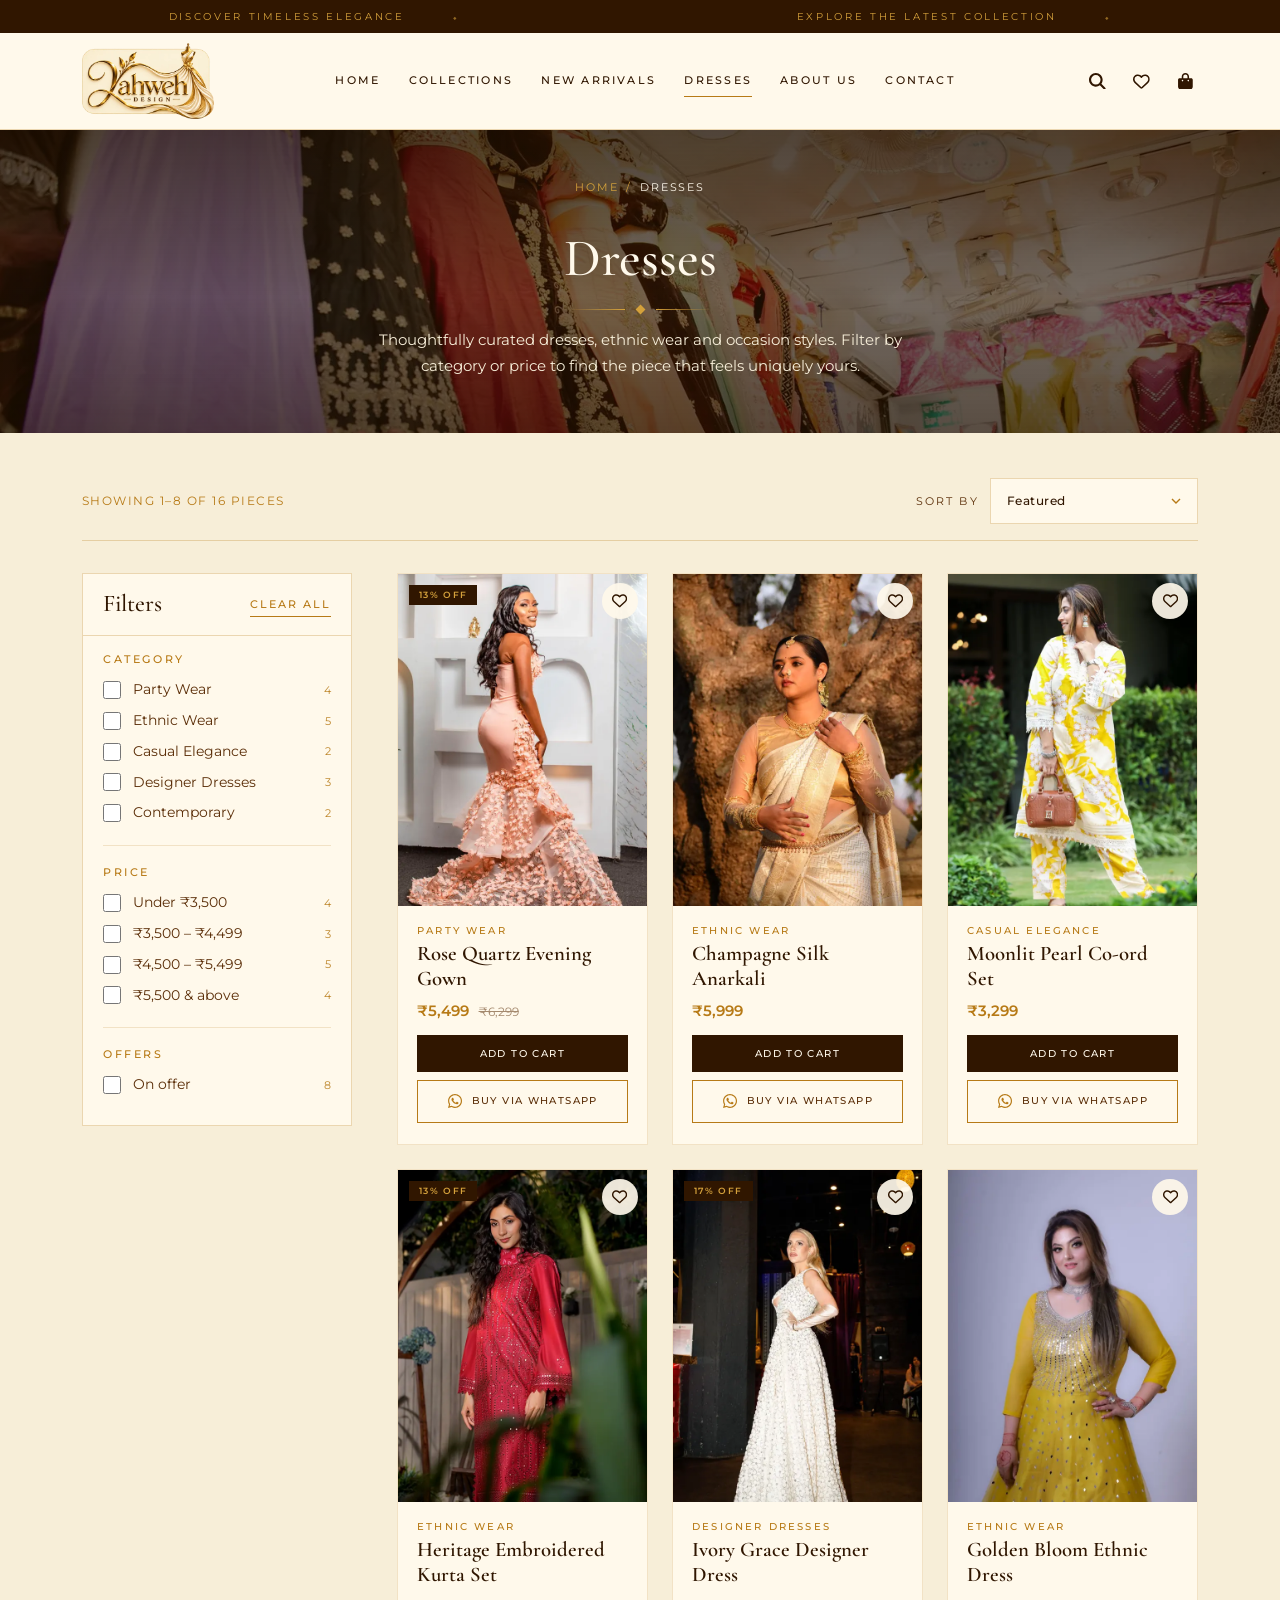
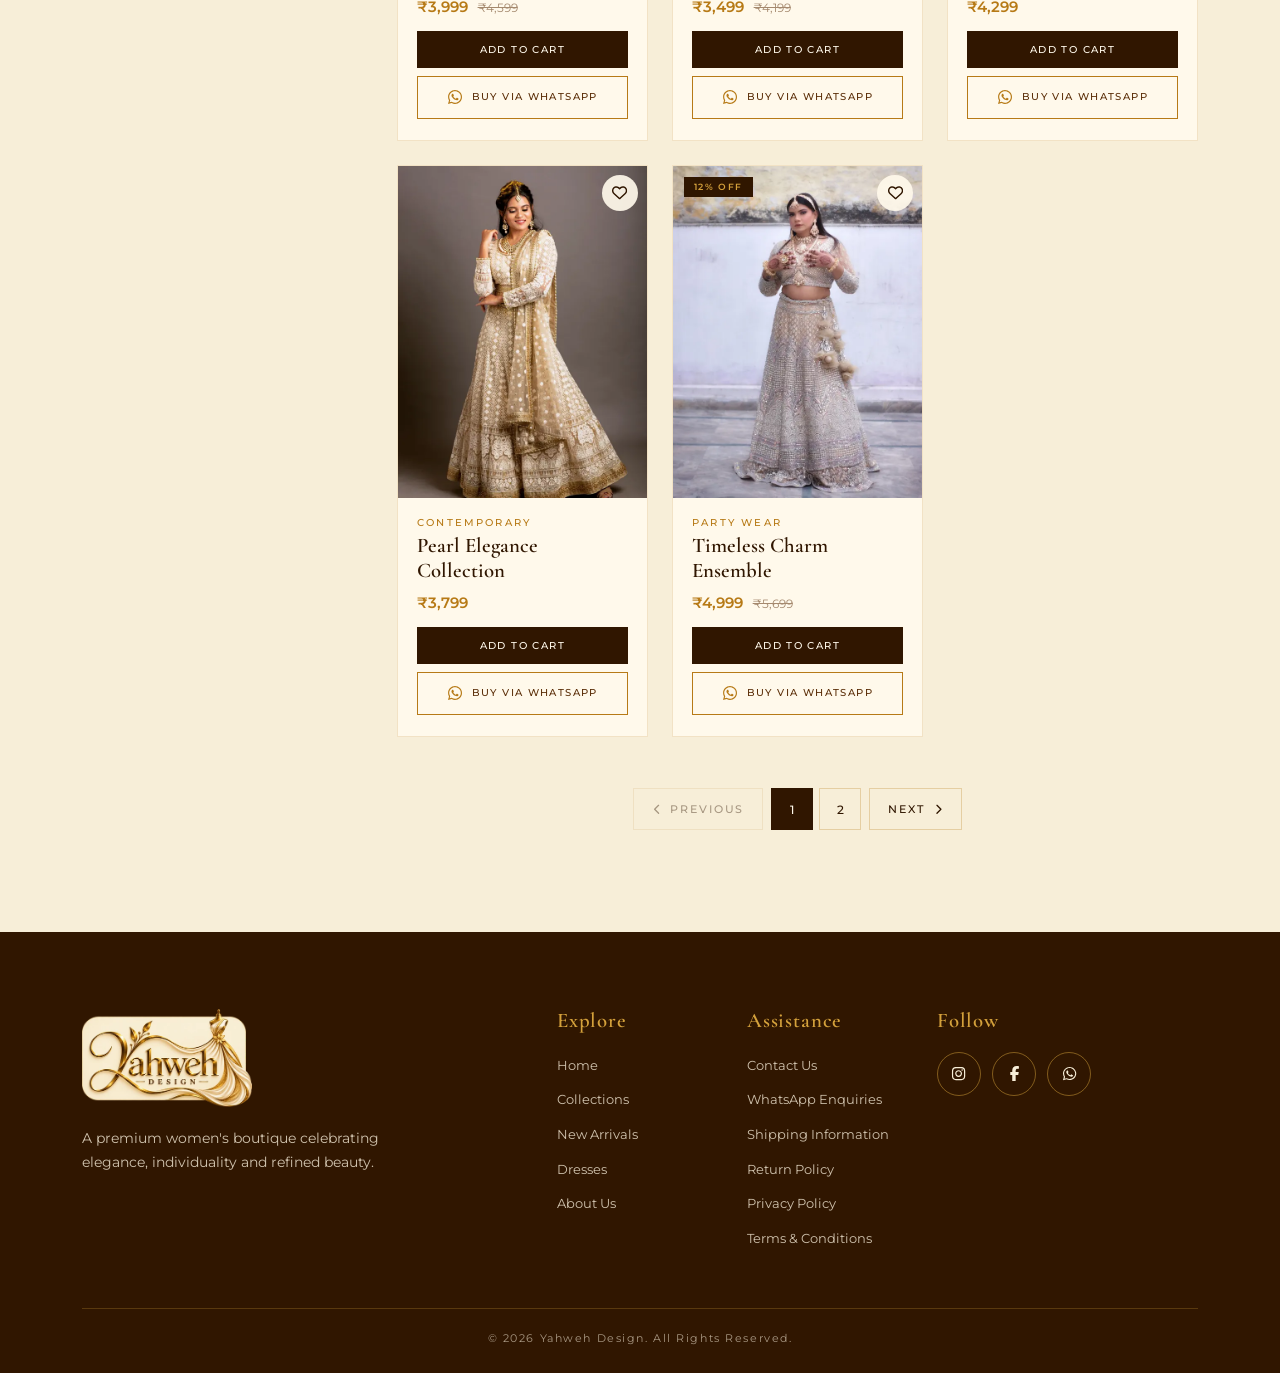
<file: products.html>
<!DOCTYPE html>
<html lang="en">
<head>
  <meta charset="utf-8">
  <meta name="viewport" content="width=device-width, initial-scale=1">
  <title>Dresses | Yahweh Design</title>
  <meta name="description" content="Browse the Yahweh Design collection of designer dresses, ethnic wear and party wear. Filter by category and price, and order easily on WhatsApp.">
  <meta name="theme-color" content="#301600">
  <link rel="icon" type="image/png" sizes="64x64" href="assets/images/Yahweh-favicon-64.png">

  <link rel="preconnect" href="https://cdn.jsdelivr.net" crossorigin>
  <link rel="preconnect" href="https://fonts.googleapis.com">
  <link rel="preconnect" href="https://fonts.gstatic.com" crossorigin>
  <link href="https://fonts.googleapis.com/css2?family=Cormorant+Garamond:ital,wght@0,500;0,600;1,500&family=Montserrat:wght@400;500;600&display=swap" rel="stylesheet">
  <link href="https://cdn.jsdelivr.net/npm/bootstrap@5.3.3/dist/css/bootstrap.min.css" rel="stylesheet" integrity="sha384-QWTKZyjpPEjISv5WaRU9OFeRpok6YctnYmDr5pNlyT2bRjXh0JMhjY6hW+ALEwIH" crossorigin="anonymous">
    <link href="css/home.css" rel="stylesheet">
  <link href="css/listing.css" rel="stylesheet">
  <script>document.documentElement.classList.add("js");</script>
</head>
<body id="top">
<!-- Icons: Font Awesome Free 6.5.2 (c) Fonticons, Inc. - CC BY 4.0 - https://fontawesome.com/license/free -->
<svg width="0" height="0" style="position:absolute" aria-hidden="true" focusable="false"><symbol id="i-menu" viewBox="0 0 512 512"><path d="M0 96C0 78.3 14.3 64 32 64H416c17.7 0 32 14.3 32 32s-14.3 32-32 32H32C14.3 128 0 113.7 0 96zM64 256c0-17.7 14.3-32 32-32H480c17.7 0 32 14.3 32 32s-14.3 32-32 32H96c-17.7 0-32-14.3-32-32zM448 416c0 17.7-14.3 32-32 32H32c-17.7 0-32-14.3-32-32s14.3-32 32-32H416c17.7 0 32 14.3 32 32z"/></symbol><symbol id="i-search" viewBox="0 0 512 512"><path d="M416 208c0 45.9-14.9 88.3-40 122.7L502.6 457.4c12.5 12.5 12.5 32.8 0 45.3s-32.8 12.5-45.3 0L330.7 376c-34.4 25.2-76.8 40-122.7 40C93.1 416 0 322.9 0 208S93.1 0 208 0S416 93.1 416 208zM208 352a144 144 0 1 0 0-288 144 144 0 1 0 0 288z"/></symbol><symbol id="i-bag" viewBox="0 0 448 512"><path d="M160 112c0-35.3 28.7-64 64-64s64 28.7 64 64v48H160V112zm-48 48H48c-26.5 0-48 21.5-48 48V416c0 53 43 96 96 96H352c53 0 96-43 96-96V208c0-26.5-21.5-48-48-48H336V112C336 50.1 285.9 0 224 0S112 50.1 112 112v48zm24 48a24 24 0 1 1 0 48 24 24 0 1 1 0-48zm152 24a24 24 0 1 1 48 0 24 24 0 1 1 -48 0z"/></symbol><symbol id="i-close" viewBox="0 0 384 512"><path d="M342.6 150.6c12.5-12.5 12.5-32.8 0-45.3s-32.8-12.5-45.3 0L192 210.7 86.6 105.4c-12.5-12.5-32.8-12.5-45.3 0s-12.5 32.8 0 45.3L146.7 256 41.4 361.4c-12.5 12.5-12.5 32.8 0 45.3s32.8 12.5 45.3 0L192 301.3 297.4 406.6c12.5 12.5 32.8 12.5 45.3 0s12.5-32.8 0-45.3L237.3 256 342.6 150.6z"/></symbol><symbol id="i-prev" viewBox="0 0 320 512"><path d="M9.4 233.4c-12.5 12.5-12.5 32.8 0 45.3l192 192c12.5 12.5 32.8 12.5 45.3 0s12.5-32.8 0-45.3L77.3 256 246.6 86.6c12.5-12.5 12.5-32.8 0-45.3s-32.8-12.5-45.3 0l-192 192z"/></symbol><symbol id="i-next" viewBox="0 0 320 512"><path d="M310.6 233.4c12.5 12.5 12.5 32.8 0 45.3l-192 192c-12.5 12.5-32.8 12.5-45.3 0s-12.5-32.8 0-45.3L242.7 256 73.4 86.6c-12.5-12.5-12.5-32.8 0-45.3s32.8-12.5 45.3 0l192 192z"/></symbol><symbol id="i-pen" viewBox="0 0 512 512"><path d="M368.4 18.3L312.7 74.1 437.9 199.3l55.7-55.7c21.9-21.9 21.9-57.3 0-79.2L447.6 18.3c-21.9-21.9-57.3-21.9-79.2 0zM288 94.6l-9.2 2.8L134.7 140.6c-19.9 6-35.7 21.2-42.3 41L3.8 445.8c-3.8 11.3-1 23.9 7.3 32.4L164.7 324.7c-3-6.3-4.7-13.3-4.7-20.7c0-26.5 21.5-48 48-48s48 21.5 48 48s-21.5 48-48 48c-7.4 0-14.4-1.7-20.7-4.7L33.7 500.9c8.6 8.3 21.1 11.2 32.4 7.3l264.3-88.6c19.7-6.6 35-22.4 41-42.3l43.2-144.1 2.8-9.2L288 94.6z"/></symbol><symbol id="i-care" viewBox="0 0 576 512"><path d="M163.9 136.9c-29.4-29.8-29.4-78.2 0-108s77-29.8 106.4 0l17.7 18 17.7-18c29.4-29.8 77-29.8 106.4 0s29.4 78.2 0 108L310.5 240.1c-6.2 6.3-14.3 9.4-22.5 9.4s-16.3-3.1-22.5-9.4L163.9 136.9zM568.2 336.3c13.1 17.8 9.3 42.8-8.5 55.9L433.1 485.5c-23.4 17.2-51.6 26.5-80.7 26.5H192 32c-17.7 0-32-14.3-32-32V416c0-17.7 14.3-32 32-32H68.8l44.9-36c22.7-18.2 50.9-28 80-28H272h16 64c17.7 0 32 14.3 32 32s-14.3 32-32 32H288 272c-8.8 0-16 7.2-16 16s7.2 16 16 16H392.6l119.7-88.2c17.8-13.1 42.8-9.3 55.9 8.5zM193.6 384l0 0-.9 0c.3 0 .6 0 .9 0z"/></symbol><symbol id="i-heart-on" viewBox="0 0 512 512"><path d="M47.6 300.4L228.3 469.1c7.5 7 17.4 10.9 27.7 10.9s20.2-3.9 27.7-10.9L464.4 300.4c30.4-28.3 47.6-68 47.6-109.5v-5.8c0-69.9-50.5-129.5-119.4-141C347 36.5 300.6 51.4 268 84L256 96 244 84c-32.6-32.6-79-47.5-124.6-39.9C50.5 55.6 0 115.2 0 185.1v5.8c0 41.5 17.2 81.2 47.6 109.5z"/></symbol><symbol id="i-heart" viewBox="0 0 512 512"><path d="M225.8 468.2l-2.5-2.3L48.1 303.2C17.4 274.7 0 234.7 0 192.8v-3.3c0-70.4 50-130.8 119.2-144C158.6 37.9 198.9 47 231 69.6c9 6.4 17.4 13.8 25 22.3c4.2-4.8 8.7-9.2 13.5-13.3c3.7-3.2 7.5-6.2 11.5-9c0 0 0 0 0 0C313.1 47 353.4 37.9 392.8 45.4C462 58.6 512 119.1 512 189.5v3.3c0 41.9-17.4 81.9-48.1 110.4L288.7 465.9l-2.5 2.3c-8.2 7.6-19 11.9-30.2 11.9s-22-4.2-30.2-11.9zM239.1 145c-.4-.3-.7-.7-1-1.1l-17.8-20c0 0-.1-.1-.1-.1c0 0 0 0 0 0c-23.1-25.9-58-37.7-92-31.2C81.6 101.5 48 142.1 48 189.5v3.3c0 28.5 11.9 55.8 32.8 75.2L256 430.7 431.2 268c20.9-19.4 32.8-46.7 32.8-75.2v-3.3c0-47.3-33.6-88-80.1-96.9c-34-6.5-69 5.4-92 31.2c0 0 0 0-.1 .1s0 0-.1 .1l-17.8 20c-.3 .4-.7 .7-1 1.1c-4.5 4.5-10.6 7-16.9 7s-12.4-2.5-16.9-7z"/></symbol><symbol id="i-gem" viewBox="0 0 512 512"><path d="M168.5 72L256 165l87.5-93h-175zM383.9 99.1L311.5 176h129L383.9 99.1zm50 124.9H256 78.1L256 420.3 433.9 224zM71.5 176h129L128.1 99.1 71.5 176zm434.3 40.1l-232 256c-4.5 5-11 7.9-17.8 7.9s-13.2-2.9-17.8-7.9l-232-256c-7.7-8.5-8.3-21.2-1.5-30.4l112-152c4.5-6.1 11.7-9.8 19.3-9.8H376c7.6 0 14.8 3.6 19.3 9.8l112 152c6.8 9.2 6.1 21.9-1.5 30.4z"/></symbol><symbol id="i-chat" viewBox="0 0 640 512"><path d="M88.2 309.1c9.8-18.3 6.8-40.8-7.5-55.8C59.4 230.9 48 204 48 176c0-63.5 63.8-128 160-128s160 64.5 160 128s-63.8 128-160 128c-13.1 0-25.8-1.3-37.8-3.6c-10.4-2-21.2-.6-30.7 4.2c-4.1 2.1-8.3 4.1-12.6 6c-16 7.2-32.9 13.5-49.9 18c2.8-4.6 5.4-9.1 7.9-13.6c1.1-1.9 2.2-3.9 3.2-5.9zM0 176c0 41.8 17.2 80.1 45.9 110.3c-.9 1.7-1.9 3.5-2.8 5.1c-10.3 18.4-22.3 36.5-36.6 52.1c-6.6 7-8.3 17.2-4.6 25.9C5.8 378.3 14.4 384 24 384c43 0 86.5-13.3 122.7-29.7c4.8-2.2 9.6-4.5 14.2-6.8c15.1 3 30.9 4.5 47.1 4.5c114.9 0 208-78.8 208-176S322.9 0 208 0S0 78.8 0 176zM432 480c16.2 0 31.9-1.6 47.1-4.5c4.6 2.3 9.4 4.6 14.2 6.8C529.5 498.7 573 512 616 512c9.6 0 18.2-5.7 22-14.5c3.8-8.8 2-19-4.6-25.9c-14.2-15.6-26.2-33.7-36.6-52.1c-.9-1.7-1.9-3.4-2.8-5.1C622.8 384.1 640 345.8 640 304c0-94.4-87.9-171.5-198.2-175.8c4.1 15.2 6.2 31.2 6.2 47.8l0 .6c87.2 6.7 144 67.5 144 127.4c0 28-11.4 54.9-32.7 77.2c-14.3 15-17.3 37.6-7.5 55.8c1.1 2 2.2 4 3.2 5.9c2.5 4.5 5.2 9 7.9 13.6c-17-4.5-33.9-10.7-49.9-18c-4.3-1.9-8.5-3.9-12.6-6c-9.5-4.8-20.3-6.2-30.7-4.2c-12.1 2.4-24.7 3.6-37.8 3.6c-61.7 0-110-26.5-136.8-62.3c-16 5.4-32.8 9.4-50 11.8C279 439.8 350 480 432 480z"/></symbol><symbol id="i-trash" viewBox="0 0 448 512"><path d="M170.5 51.6L151.5 80h145l-19-28.4c-1.5-2.2-4-3.6-6.7-3.6H177.1c-2.7 0-5.2 1.3-6.7 3.6zm147-26.6L354.2 80H368h48 8c13.3 0 24 10.7 24 24s-10.7 24-24 24h-8V432c0 44.2-35.8 80-80 80H112c-44.2 0-80-35.8-80-80V128H24c-13.3 0-24-10.7-24-24S10.7 80 24 80h8H80 93.8l36.7-55.1C140.9 9.4 158.4 0 177.1 0h93.7c18.7 0 36.2 9.4 46.6 24.9zM80 128V432c0 17.7 14.3 32 32 32H336c17.7 0 32-14.3 32-32V128H80zm80 64V400c0 8.8-7.2 16-16 16s-16-7.2-16-16V192c0-8.8 7.2-16 16-16s16 7.2 16 16zm80 0V400c0 8.8-7.2 16-16 16s-16-7.2-16-16V192c0-8.8 7.2-16 16-16s16 7.2 16 16zm80 0V400c0 8.8-7.2 16-16 16s-16-7.2-16-16V192c0-8.8 7.2-16 16-16s16 7.2 16 16z"/></symbol><symbol id="i-instagram" viewBox="0 0 448 512"><path d="M224.1 141c-63.6 0-114.9 51.3-114.9 114.9s51.3 114.9 114.9 114.9S339 319.5 339 255.9 287.7 141 224.1 141zm0 189.6c-41.1 0-74.7-33.5-74.7-74.7s33.5-74.7 74.7-74.7 74.7 33.5 74.7 74.7-33.6 74.7-74.7 74.7zm146.4-194.3c0 14.9-12 26.8-26.8 26.8-14.9 0-26.8-12-26.8-26.8s12-26.8 26.8-26.8 26.8 12 26.8 26.8zm76.1 27.2c-1.7-35.9-9.9-67.7-36.2-93.9-26.2-26.2-58-34.4-93.9-36.2-37-2.1-147.9-2.1-184.9 0-35.8 1.7-67.6 9.9-93.9 36.1s-34.4 58-36.2 93.9c-2.1 37-2.1 147.9 0 184.9 1.7 35.9 9.9 67.7 36.2 93.9s58 34.4 93.9 36.2c37 2.1 147.9 2.1 184.9 0 35.9-1.7 67.7-9.9 93.9-36.2 26.2-26.2 34.4-58 36.2-93.9 2.1-37 2.1-147.8 0-184.8zM398.8 388c-7.8 19.6-22.9 34.7-42.6 42.6-29.5 11.7-99.5 9-132.1 9s-102.7 2.6-132.1-9c-19.6-7.8-34.7-22.9-42.6-42.6-11.7-29.5-9-99.5-9-132.1s-2.6-102.7 9-132.1c7.8-19.6 22.9-34.7 42.6-42.6 29.5-11.7 99.5-9 132.1-9s102.7-2.6 132.1 9c19.6 7.8 34.7 22.9 42.6 42.6 11.7 29.5 9 99.5 9 132.1s2.7 102.7-9 132.1z"/></symbol><symbol id="i-facebook" viewBox="0 0 320 512"><path d="M80 299.3V512H196V299.3h86.5l18-97.8H196V166.9c0-51.7 20.3-71.5 72.7-71.5c16.3 0 29.4 .4 37 1.2V7.9C291.4 4 256.4 0 236.2 0C129.3 0 80 50.5 80 159.4v42.1H14v97.8H80z"/></symbol><symbol id="i-whatsapp" viewBox="0 0 448 512"><path d="M380.9 97.1C339 55.1 283.2 32 223.9 32c-122.4 0-222 99.6-222 222 0 39.1 10.2 77.3 29.6 111L0 480l117.7-30.9c32.4 17.7 68.9 27 106.1 27h.1c122.3 0 224.1-99.6 224.1-222 0-59.3-25.2-115-67.1-157zm-157 341.6c-33.2 0-65.7-8.9-94-25.7l-6.7-4-69.8 18.3L72 359.2l-4.4-7c-18.5-29.4-28.2-63.3-28.2-98.2 0-101.7 82.8-184.5 184.6-184.5 49.3 0 95.6 19.2 130.4 54.1 34.8 34.9 56.2 81.2 56.1 130.5 0 101.8-84.9 184.6-186.6 184.6zm101.2-138.2c-5.5-2.8-32.8-16.2-37.9-18-5.1-1.9-8.8-2.8-12.5 2.8-3.7 5.6-14.3 18-17.6 21.8-3.2 3.7-6.5 4.2-12 1.4-32.6-16.3-54-29.1-75.5-66-5.7-9.8 5.7-9.1 16.3-30.3 1.8-3.7.9-6.9-.5-9.7-1.4-2.8-12.5-30.1-17.1-41.2-4.5-10.8-9.1-9.3-12.5-9.5-3.2-.2-6.9-.2-10.6-.2-3.7 0-9.7 1.4-14.8 6.9-5.1 5.6-19.4 19-19.4 46.3 0 27.3 19.9 53.7 22.6 57.4 2.8 3.7 39.1 59.7 94.8 83.8 35.2 15.2 49 16.5 66.6 13.9 10.7-1.6 32.8-13.4 37.4-26.4 4.6-13 4.6-24.1 3.2-26.4-1.3-2.5-5-3.9-10.5-6.6z"/></symbol><symbol id="i-filter" viewBox="0 0 512 512"><path d="M3.9 54.9C10.5 40.9 24.5 32 40 32H472c15.5 0 29.5 8.9 36.1 22.9s4.6 30.5-5.2 42.5L320 320.9V448c0 12.1-6.8 23.2-17.7 28.6s-23.8 4.3-33.5-3l-64-48c-8.1-6-12.8-15.5-12.8-25.6V320.9L9 97.3C-.7 85.4-2.8 68.8 3.9 54.9z"/></symbol></svg>

  <a class="skip-link" href="#main">Skip to content</a>

  <!-- 1. Announcement bar -->
  <div class="announce" role="note" aria-label="Announcements">
    <div class="announce__track">
      <!-- One <p> per message; add or edit messages here (keep each short, single line) -->
      <p>Discover Timeless Elegance</p>
      <p>Explore the Latest Collection</p>
    </div>
  </div>

  <!-- 2. Header -->
  <header class="site-header" id="siteHeader">
    <div class="container-xl header-grid">
      <button class="icon-btn menu-toggle" id="menuOpen" type="button" aria-label="Open menu" aria-controls="navDrawer" aria-expanded="false">
        <svg class="i" aria-hidden="true"><use href="#i-menu"/></svg>
      </button>

      <a class="brand" href="index.html" aria-label="Yahweh Design — home">
        <img src="assets/images/Yahweh-logo.webp" alt="Yahweh Design" width="400" height="231" decoding="async">
      </a>

      <nav class="main-nav" aria-label="Primary">
        <ul>
          <li><a href="index.html">Home</a></li>
          <li><a href="index.html#collections">Collections</a></li>
          <li><a href="index.html#new-arrivals">New Arrivals</a></li>
          <li><a href="products.html" aria-current="page">Dresses</a></li>
          <li><a href="about.html">About Us</a></li>
          <li><a href="contact.html">Contact</a></li>
        </ul>
      </nav>

      <div class="header-actions">
        <button class="icon-btn" id="searchToggle" type="button" aria-label="Search products" aria-expanded="false" aria-controls="searchPanel"><svg class="i" aria-hidden="true"><use href="#i-search"/></svg></button>
        <a class="icon-btn" id="wishlistBtn" href="wishlist.html" aria-label="Wishlist"><svg class="i" aria-hidden="true"><use href="#i-heart"/></svg><span class="count" data-wish-count hidden>0</span></a>
        <button class="icon-btn" id="cartOpen" type="button" aria-label="Open shopping bag" aria-controls="cartDrawer"><svg class="i" aria-hidden="true"><use href="#i-bag"/></svg><span class="count" data-cart-count hidden>0</span></button>
      </div>
    </div>

    <div class="search-panel" id="searchPanel" aria-hidden="true">
      <form class="container-xl search-form" id="searchForm" role="search" action="search-results.html" method="get" data-search-form>
        <label class="visually-hidden" for="searchInput">Search products</label>
        <input id="searchInput" name="q" type="search" placeholder="Search dresses, ethnic wear, co-ords…" autocomplete="off">
        <button type="submit" class="btn-vd btn-vd--dark">Search</button>
        <button type="button" class="icon-btn" id="searchClose" aria-label="Close search"><svg class="i" aria-hidden="true"><use href="#i-close"/></svg></button>
      </form>
    </div>
  </header>

  <!-- Mobile navigation drawer -->
  <div class="backdrop" id="backdrop" hidden></div>
  <aside class="drawer drawer--left" id="navDrawer" aria-label="Menu" aria-hidden="true">
    <div class="drawer__head">
      <img src="assets/images/Yahweh-logo.webp" alt="Yahweh Design" width="400" height="231" loading="lazy" decoding="async">
      <button class="icon-btn" type="button" data-close-drawer aria-label="Close menu"><svg class="i" aria-hidden="true"><use href="#i-close"/></svg></button>
    </div>
    <nav class="drawer__nav" aria-label="Mobile">
      <a href="index.html">Home</a>
      <a href="index.html#collections">Collections</a>
      <a href="index.html#new-arrivals">New Arrivals</a>
      <a href="products.html" aria-current="page">Dresses</a>
      <a href="about.html">About Us</a>
      <a href="contact.html">Contact</a>
    </nav>
    <div class="drawer__foot">
      <button type="button" class="drawer__shortcut" data-open-cart><svg class="i" aria-hidden="true"><use href="#i-bag"/></svg> Shopping Bag <span class="count count--inline" data-cart-count hidden>0</span></button>
      <a class="drawer__shortcut" href="wishlist.html"><svg class="i" aria-hidden="true"><use href="#i-heart"/></svg> Wishlist <span class="count count--inline" data-wish-count hidden>0</span></a>
    </div>
  </aside>

  <main id="main">
    <!-- Page heading -->
    <section class="page-head">
      <figure class="ph tone-6 page-head__bg" role="presentation"><img src="assets/images/products-hero.webp" alt="" width="1600" height="640" fetchpriority="high" decoding="async"></figure>
      <div class="container-xl">
        <nav aria-label="Breadcrumb">
          <ol class="crumbs">
            <li><a href="index.html">Home</a></li>
            <li aria-current="page">Dresses</li>
          </ol>
        </nav>
        <h1 class="display">Dresses</h1>
        <div class="orn" aria-hidden="true"><span></span><i></i><span></span></div>
        <p class="sub">Thoughtfully curated dresses, ethnic wear and occasion styles. Filter by category or price to find the piece that feels uniquely yours.</p>
      </div>
    </section>

    <section class="section listing" aria-label="Products">
      <div class="container-xl">
        <div class="listing__bar">
          <p class="listing__count" id="resultCount" role="status" aria-live="polite"></p>
          <div class="listing__tools">
            <button class="btn-vd btn-vd--line btn-vd--sm listing__filter-btn" id="filterOpen" type="button" aria-controls="filters">
              <svg class="i" aria-hidden="true"><use href="#i-filter"/></svg> Filters <span class="count count--inline" id="filterBadge" hidden>0</span>
            </button>
            <div class="sort">
              <span class="sort__label" id="sortLabel">Sort by</span>
              <div class="dd" id="sortDd">
                <button type="button" class="dd__btn" id="sortBtn" aria-haspopup="listbox" aria-expanded="false" aria-labelledby="sortLabel sortBtnText"><span id="sortBtnText">Featured</span><svg class="dd__arrow" viewBox="0 0 10 6" aria-hidden="true"><path d="M1 1l4 4 4-4" fill="none" stroke="currentColor" stroke-width="1.4"/></svg></button>
                <ul class="dd__menu" id="sortMenu" role="listbox" tabindex="-1" aria-labelledby="sortLabel">
                  <li role="option" id="sortOpt0" data-value="featured" aria-selected="true">Featured</li>
                  <li role="option" id="sortOpt1" data-value="newest">Newest First</li>
                  <li role="option" id="sortOpt2" data-value="price-asc">Price: Low to High</li>
                  <li role="option" id="sortOpt3" data-value="price-desc">Price: High to Low</li>
                  <li role="option" id="sortOpt4" data-value="name-asc">Name: A to Z</li>
                </ul>
              </div>
            </div>
          </div>
        </div>

        <div class="listing__layout">
          <!-- Sidebar on desktop, off-canvas drawer below 992px (uses the shared drawer + backdrop) -->
          <aside class="drawer drawer--left filters" id="filters" aria-label="Product filters">
            <div class="drawer__head">
              <h2 class="drawer__title">Filters</h2>
              <button class="icon-btn filters__close" type="button" data-close-drawer aria-label="Close filters"><svg class="i" aria-hidden="true"><use href="#i-close"/></svg></button>
              <button class="filters__reset filters__reset--desktop" type="button" data-clear-filters>Clear all</button>
            </div>
            <div class="filters__body">
              <div class="fgroup" role="group" aria-labelledby="fhCat">
                <h3 class="fgroup__title" id="fhCat">Category</h3>
                <div id="fCategory">
                  <label class="check"><input type="checkbox" data-f="cat" value="Party Wear"><span>Party Wear</span><small></small></label>
                  <label class="check"><input type="checkbox" data-f="cat" value="Ethnic Wear"><span>Ethnic Wear</span><small></small></label>
                  <label class="check"><input type="checkbox" data-f="cat" value="Casual Elegance"><span>Casual Elegance</span><small></small></label>
                  <label class="check"><input type="checkbox" data-f="cat" value="Designer Dresses"><span>Designer Dresses</span><small></small></label>
                  <label class="check"><input type="checkbox" data-f="cat" value="Contemporary"><span>Contemporary</span><small></small></label>
                </div>
              </div>
              <div class="fgroup" role="group" aria-labelledby="fhPrice">
                <h3 class="fgroup__title" id="fhPrice">Price</h3>
                <div id="fPrice">
                  <label class="check"><input type="checkbox" data-f="price" data-min="0" data-max="3500"><span>Under ₹3,500</span><small></small></label>
                  <label class="check"><input type="checkbox" data-f="price" data-min="3500" data-max="4500"><span>₹3,500 – ₹4,499</span><small></small></label>
                  <label class="check"><input type="checkbox" data-f="price" data-min="4500" data-max="5500"><span>₹4,500 – ₹5,499</span><small></small></label>
                  <label class="check"><input type="checkbox" data-f="price" data-min="5500"><span>₹5,500 &amp; above</span><small></small></label>
                </div>
              </div>
              <div class="fgroup" role="group" aria-labelledby="fhOffers">
                <h3 class="fgroup__title" id="fhOffers">Offers</h3>
                <label class="check"><input type="checkbox" id="fSale"><span>On offer</span><small></small></label>
              </div>
            </div>
            <div class="drawer__foot filters__foot">
              <button class="btn-vd btn-vd--line btn-vd--sm" type="button" data-clear-filters>Clear all</button>
              <button class="btn-vd btn-vd--dark btn-vd--sm" type="button" data-close-drawer id="filterApply">Show results</button>
            </div>
          </aside>

          <div class="listing__main">
            <div class="active-filters" id="activeFilters" hidden></div>
            <div class="row g-3 g-lg-4 product-grid" id="productGrid" aria-live="polite">
              <div class="col-6 col-md-4 col-lg-4 product-col reveal" data-product-id="VD-B01" data-name="Rose Quartz Evening Gown" data-category="Party Wear" data-price="5499" data-old-price="6299" data-added="2026-09-20" data-image="assets/images/p-b01.webp">
                <article class="card-p">
                  <div class="card-p__media">
                    <a class="card-p__link" href="product-detail.html?id=VD-B01"><figure class="ph tone-1 has-img" role="img" aria-label="Rose Quartz Evening Gown"><img src="assets/images/p-b01.webp" alt="" width="600" height="800" loading="lazy" decoding="async"></figure></a>
                    <span class="tag">13% OFF</span>
                    <button type="button" class="wish-btn" data-product-id="VD-B01" aria-label="Add Rose Quartz Evening Gown to wishlist" aria-pressed="false"><svg class="i" aria-hidden="true"><use href="#i-heart"/></svg></button>
                  </div>
                  <div class="card-p__body">
                    <p class="card-p__cat">Party Wear</p>
                    <h3 class="card-p__name"><a href="product-detail.html?id=VD-B01">Rose Quartz Evening Gown</a></h3>
                    <p class="card-p__price"><strong>₹5,499</strong> <s>₹6,299</s></p>
                    <div class="card-p__actions">
                      <button type="button" class="btn-vd btn-vd--dark btn-vd--sm" data-add>Add to Cart</button>
                      <button type="button" class="btn-vd btn-vd--wa-line btn-vd--sm" data-wa><svg class="i" aria-hidden="true"><use href="#i-whatsapp"/></svg><span>Buy via WhatsApp</span></button>
                    </div>
                  </div>
                </article>
              </div>
              <div class="col-6 col-md-4 col-lg-4 product-col reveal" data-product-id="VD-B02" data-name="Champagne Silk Anarkali" data-category="Ethnic Wear" data-price="5999" data-old-price="0" data-added="2026-09-12" data-image="assets/images/p-b02.webp">
                <article class="card-p">
                  <div class="card-p__media">
                    <a class="card-p__link" href="product-detail.html?id=VD-B02"><figure class="ph tone-5 has-img" role="img" aria-label="Champagne Silk Anarkali"><img src="assets/images/p-b02.webp" alt="" width="600" height="800" loading="lazy" decoding="async"></figure></a>
                    <button type="button" class="wish-btn" data-product-id="VD-B02" aria-label="Add Champagne Silk Anarkali to wishlist" aria-pressed="false"><svg class="i" aria-hidden="true"><use href="#i-heart"/></svg></button>
                  </div>
                  <div class="card-p__body">
                    <p class="card-p__cat">Ethnic Wear</p>
                    <h3 class="card-p__name"><a href="product-detail.html?id=VD-B02">Champagne Silk Anarkali</a></h3>
                    <p class="card-p__price"><strong>₹5,999</strong></p>
                    <div class="card-p__actions">
                      <button type="button" class="btn-vd btn-vd--dark btn-vd--sm" data-add>Add to Cart</button>
                      <button type="button" class="btn-vd btn-vd--wa-line btn-vd--sm" data-wa><svg class="i" aria-hidden="true"><use href="#i-whatsapp"/></svg><span>Buy via WhatsApp</span></button>
                    </div>
                  </div>
                </article>
              </div>
              <div class="col-6 col-md-4 col-lg-4 product-col reveal" data-product-id="VD-B03" data-name="Moonlit Pearl Co-ord Set" data-category="Casual Elegance" data-price="3299" data-old-price="0" data-added="2026-09-05" data-image="assets/images/p-b03.webp">
                <article class="card-p">
                  <div class="card-p__media">
                    <a class="card-p__link" href="product-detail.html?id=VD-B03"><figure class="ph tone-3 has-img" role="img" aria-label="Moonlit Pearl Co-ord Set"><img src="assets/images/p-b03.webp" alt="" width="600" height="800" loading="lazy" decoding="async"></figure></a>
                    <button type="button" class="wish-btn" data-product-id="VD-B03" aria-label="Add Moonlit Pearl Co-ord Set to wishlist" aria-pressed="false"><svg class="i" aria-hidden="true"><use href="#i-heart"/></svg></button>
                  </div>
                  <div class="card-p__body">
                    <p class="card-p__cat">Casual Elegance</p>
                    <h3 class="card-p__name"><a href="product-detail.html?id=VD-B03">Moonlit Pearl Co-ord Set</a></h3>
                    <p class="card-p__price"><strong>₹3,299</strong></p>
                    <div class="card-p__actions">
                      <button type="button" class="btn-vd btn-vd--dark btn-vd--sm" data-add>Add to Cart</button>
                      <button type="button" class="btn-vd btn-vd--wa-line btn-vd--sm" data-wa><svg class="i" aria-hidden="true"><use href="#i-whatsapp"/></svg><span>Buy via WhatsApp</span></button>
                    </div>
                  </div>
                </article>
              </div>
              <div class="col-6 col-md-4 col-lg-4 product-col reveal" data-product-id="VD-B04" data-name="Heritage Embroidered Kurta Set" data-category="Ethnic Wear" data-price="3999" data-old-price="4599" data-added="2026-08-28" data-image="assets/images/p-b04.webp">
                <article class="card-p">
                  <div class="card-p__media">
                    <a class="card-p__link" href="product-detail.html?id=VD-B04"><figure class="ph tone-6 has-img" role="img" aria-label="Heritage Embroidered Kurta Set"><img src="assets/images/p-b04.webp" alt="" width="600" height="800" loading="lazy" decoding="async"></figure></a>
                    <span class="tag">13% OFF</span>
                    <button type="button" class="wish-btn" data-product-id="VD-B04" aria-label="Add Heritage Embroidered Kurta Set to wishlist" aria-pressed="false"><svg class="i" aria-hidden="true"><use href="#i-heart"/></svg></button>
                  </div>
                  <div class="card-p__body">
                    <p class="card-p__cat">Ethnic Wear</p>
                    <h3 class="card-p__name"><a href="product-detail.html?id=VD-B04">Heritage Embroidered Kurta Set</a></h3>
                    <p class="card-p__price"><strong>₹3,999</strong> <s>₹4,599</s></p>
                    <div class="card-p__actions">
                      <button type="button" class="btn-vd btn-vd--dark btn-vd--sm" data-add>Add to Cart</button>
                      <button type="button" class="btn-vd btn-vd--wa-line btn-vd--sm" data-wa><svg class="i" aria-hidden="true"><use href="#i-whatsapp"/></svg><span>Buy via WhatsApp</span></button>
                    </div>
                  </div>
                </article>
              </div>
              <div class="col-6 col-md-4 col-lg-4 product-col reveal" data-product-id="VD-N01" data-name="Ivory Grace Designer Dress" data-category="Designer Dresses" data-price="3499" data-old-price="4199" data-added="2026-11-02" data-image="assets/images/p-n01.webp">
                <article class="card-p">
                  <div class="card-p__media">
                    <a class="card-p__link" href="product-detail.html?id=VD-N01"><figure class="ph tone-3 has-img" role="img" aria-label="Ivory Grace Designer Dress"><img src="assets/images/p-n01.webp" alt="" width="600" height="800" loading="lazy" decoding="async"></figure></a>
                    <span class="tag">17% OFF</span>
                    <button type="button" class="wish-btn" data-product-id="VD-N01" aria-label="Add Ivory Grace Designer Dress to wishlist" aria-pressed="false"><svg class="i" aria-hidden="true"><use href="#i-heart"/></svg></button>
                  </div>
                  <div class="card-p__body">
                    <p class="card-p__cat">Designer Dresses</p>
                    <h3 class="card-p__name"><a href="product-detail.html?id=VD-N01">Ivory Grace Designer Dress</a></h3>
                    <p class="card-p__price"><strong>₹3,499</strong> <s>₹4,199</s></p>
                    <div class="card-p__actions">
                      <button type="button" class="btn-vd btn-vd--dark btn-vd--sm" data-add>Add to Cart</button>
                      <button type="button" class="btn-vd btn-vd--wa-line btn-vd--sm" data-wa><svg class="i" aria-hidden="true"><use href="#i-whatsapp"/></svg><span>Buy via WhatsApp</span></button>
                    </div>
                  </div>
                </article>
              </div>
              <div class="col-6 col-md-4 col-lg-4 product-col reveal" data-product-id="VD-N02" data-name="Golden Bloom Ethnic Dress" data-category="Ethnic Wear" data-price="4299" data-old-price="0" data-added="2026-11-01" data-image="assets/images/p-n02.webp">
                <article class="card-p">
                  <div class="card-p__media">
                    <a class="card-p__link" href="product-detail.html?id=VD-N02"><figure class="ph tone-2 has-img" role="img" aria-label="Golden Bloom Ethnic Dress"><img src="assets/images/p-n02.webp" alt="" width="600" height="800" loading="lazy" decoding="async"></figure></a>
                    <button type="button" class="wish-btn" data-product-id="VD-N02" aria-label="Add Golden Bloom Ethnic Dress to wishlist" aria-pressed="false"><svg class="i" aria-hidden="true"><use href="#i-heart"/></svg></button>
                  </div>
                  <div class="card-p__body">
                    <p class="card-p__cat">Ethnic Wear</p>
                    <h3 class="card-p__name"><a href="product-detail.html?id=VD-N02">Golden Bloom Ethnic Dress</a></h3>
                    <p class="card-p__price"><strong>₹4,299</strong></p>
                    <div class="card-p__actions">
                      <button type="button" class="btn-vd btn-vd--dark btn-vd--sm" data-add>Add to Cart</button>
                      <button type="button" class="btn-vd btn-vd--wa-line btn-vd--sm" data-wa><svg class="i" aria-hidden="true"><use href="#i-whatsapp"/></svg><span>Buy via WhatsApp</span></button>
                    </div>
                  </div>
                </article>
              </div>
              <div class="col-6 col-md-4 col-lg-4 product-col reveal" data-product-id="VD-N03" data-name="Pearl Elegance Collection" data-category="Contemporary" data-price="3799" data-old-price="0" data-added="2026-10-30" data-image="assets/images/p-n03.webp">
                <article class="card-p">
                  <div class="card-p__media">
                    <a class="card-p__link" href="product-detail.html?id=VD-N03"><figure class="ph tone-5 has-img" role="img" aria-label="Pearl Elegance Collection"><img src="assets/images/p-n03.webp" alt="" width="600" height="800" loading="lazy" decoding="async"></figure></a>
                    <button type="button" class="wish-btn" data-product-id="VD-N03" aria-label="Add Pearl Elegance Collection to wishlist" aria-pressed="false"><svg class="i" aria-hidden="true"><use href="#i-heart"/></svg></button>
                  </div>
                  <div class="card-p__body">
                    <p class="card-p__cat">Contemporary</p>
                    <h3 class="card-p__name"><a href="product-detail.html?id=VD-N03">Pearl Elegance Collection</a></h3>
                    <p class="card-p__price"><strong>₹3,799</strong></p>
                    <div class="card-p__actions">
                      <button type="button" class="btn-vd btn-vd--dark btn-vd--sm" data-add>Add to Cart</button>
                      <button type="button" class="btn-vd btn-vd--wa-line btn-vd--sm" data-wa><svg class="i" aria-hidden="true"><use href="#i-whatsapp"/></svg><span>Buy via WhatsApp</span></button>
                    </div>
                  </div>
                </article>
              </div>
              <div class="col-6 col-md-4 col-lg-4 product-col reveal" data-product-id="VD-N04" data-name="Timeless Charm Ensemble" data-category="Party Wear" data-price="4999" data-old-price="5699" data-added="2026-10-28" data-image="assets/images/p-n04.webp">
                <article class="card-p">
                  <div class="card-p__media">
                    <a class="card-p__link" href="product-detail.html?id=VD-N04"><figure class="ph tone-4 has-img" role="img" aria-label="Timeless Charm Ensemble"><img src="assets/images/p-n04.webp" alt="" width="600" height="800" loading="lazy" decoding="async"></figure></a>
                    <span class="tag">12% OFF</span>
                    <button type="button" class="wish-btn" data-product-id="VD-N04" aria-label="Add Timeless Charm Ensemble to wishlist" aria-pressed="false"><svg class="i" aria-hidden="true"><use href="#i-heart"/></svg></button>
                  </div>
                  <div class="card-p__body">
                    <p class="card-p__cat">Party Wear</p>
                    <h3 class="card-p__name"><a href="product-detail.html?id=VD-N04">Timeless Charm Ensemble</a></h3>
                    <p class="card-p__price"><strong>₹4,999</strong> <s>₹5,699</s></p>
                    <div class="card-p__actions">
                      <button type="button" class="btn-vd btn-vd--dark btn-vd--sm" data-add>Add to Cart</button>
                      <button type="button" class="btn-vd btn-vd--wa-line btn-vd--sm" data-wa><svg class="i" aria-hidden="true"><use href="#i-whatsapp"/></svg><span>Buy via WhatsApp</span></button>
                    </div>
                  </div>
                </article>
              </div>
              <div class="col-6 col-md-4 col-lg-4 product-col reveal" data-product-id="VD-M01" data-name="Saffron Silk Saree" data-category="Ethnic Wear" data-price="5299" data-old-price="5999" data-added="2026-08-20" data-image="assets/images/p-m01.webp">
                <article class="card-p">
                  <div class="card-p__media">
                    <a class="card-p__link" href="product-detail.html?id=VD-M01"><figure class="ph tone-2 has-img" role="img" aria-label="Saffron Silk Saree"><img src="assets/images/p-m01.webp" alt="" width="600" height="800" loading="lazy" decoding="async"></figure></a>
                    <span class="tag">12% OFF</span>
                    <button type="button" class="wish-btn" data-product-id="VD-M01" aria-label="Add Saffron Silk Saree to wishlist" aria-pressed="false"><svg class="i" aria-hidden="true"><use href="#i-heart"/></svg></button>
                  </div>
                  <div class="card-p__body">
                    <p class="card-p__cat">Ethnic Wear</p>
                    <h3 class="card-p__name"><a href="product-detail.html?id=VD-M01">Saffron Silk Saree</a></h3>
                    <p class="card-p__price"><strong>₹5,299</strong> <s>₹5,999</s></p>
                    <div class="card-p__actions">
                      <button type="button" class="btn-vd btn-vd--dark btn-vd--sm" data-add>Add to Cart</button>
                      <button type="button" class="btn-vd btn-vd--wa-line btn-vd--sm" data-wa><svg class="i" aria-hidden="true"><use href="#i-whatsapp"/></svg><span>Buy via WhatsApp</span></button>
                    </div>
                  </div>
                </article>
              </div>
              <div class="col-6 col-md-4 col-lg-4 product-col reveal" data-product-id="VD-M02" data-name="Orchid Chikankari Kurta" data-category="Ethnic Wear" data-price="2999" data-old-price="0" data-added="2026-08-14" data-image="assets/images/p-m02.webp">
                <article class="card-p">
                  <div class="card-p__media">
                    <a class="card-p__link" href="product-detail.html?id=VD-M02"><figure class="ph tone-5 has-img" role="img" aria-label="Orchid Chikankari Kurta"><img src="assets/images/p-m02.webp" alt="" width="600" height="800" loading="lazy" decoding="async"></figure></a>
                    <button type="button" class="wish-btn" data-product-id="VD-M02" aria-label="Add Orchid Chikankari Kurta to wishlist" aria-pressed="false"><svg class="i" aria-hidden="true"><use href="#i-heart"/></svg></button>
                  </div>
                  <div class="card-p__body">
                    <p class="card-p__cat">Ethnic Wear</p>
                    <h3 class="card-p__name"><a href="product-detail.html?id=VD-M02">Orchid Chikankari Kurta</a></h3>
                    <p class="card-p__price"><strong>₹2,999</strong></p>
                    <div class="card-p__actions">
                      <button type="button" class="btn-vd btn-vd--dark btn-vd--sm" data-add>Add to Cart</button>
                      <button type="button" class="btn-vd btn-vd--wa-line btn-vd--sm" data-wa><svg class="i" aria-hidden="true"><use href="#i-whatsapp"/></svg><span>Buy via WhatsApp</span></button>
                    </div>
                  </div>
                </article>
              </div>
              <div class="col-6 col-md-4 col-lg-4 product-col reveal" data-product-id="VD-M03" data-name="Blush Embroidered Suit Set" data-category="Designer Dresses" data-price="4599" data-old-price="5199" data-added="2026-08-09" data-image="assets/images/p-m03.webp">
                <article class="card-p">
                  <div class="card-p__media">
                    <a class="card-p__link" href="product-detail.html?id=VD-M03"><figure class="ph tone-1 has-img" role="img" aria-label="Blush Embroidered Suit Set"><img src="assets/images/p-m03.webp" alt="" width="600" height="800" loading="lazy" decoding="async"></figure></a>
                    <span class="tag">12% OFF</span>
                    <button type="button" class="wish-btn" data-product-id="VD-M03" aria-label="Add Blush Embroidered Suit Set to wishlist" aria-pressed="false"><svg class="i" aria-hidden="true"><use href="#i-heart"/></svg></button>
                  </div>
                  <div class="card-p__body">
                    <p class="card-p__cat">Designer Dresses</p>
                    <h3 class="card-p__name"><a href="product-detail.html?id=VD-M03">Blush Embroidered Suit Set</a></h3>
                    <p class="card-p__price"><strong>₹4,599</strong> <s>₹5,199</s></p>
                    <div class="card-p__actions">
                      <button type="button" class="btn-vd btn-vd--dark btn-vd--sm" data-add>Add to Cart</button>
                      <button type="button" class="btn-vd btn-vd--wa-line btn-vd--sm" data-wa><svg class="i" aria-hidden="true"><use href="#i-whatsapp"/></svg><span>Buy via WhatsApp</span></button>
                    </div>
                  </div>
                </article>
              </div>
              <div class="col-6 col-md-4 col-lg-4 product-col reveal" data-product-id="VD-M04" data-name="Fuchsia Festive Lehenga" data-category="Party Wear" data-price="6499" data-old-price="0" data-added="2026-08-02" data-image="assets/images/p-m04.webp">
                <article class="card-p">
                  <div class="card-p__media">
                    <a class="card-p__link" href="product-detail.html?id=VD-M04"><figure class="ph tone-4 has-img" role="img" aria-label="Fuchsia Festive Lehenga"><img src="assets/images/p-m04.webp" alt="" width="600" height="800" loading="lazy" decoding="async"></figure></a>
                    <button type="button" class="wish-btn" data-product-id="VD-M04" aria-label="Add Fuchsia Festive Lehenga to wishlist" aria-pressed="false"><svg class="i" aria-hidden="true"><use href="#i-heart"/></svg></button>
                  </div>
                  <div class="card-p__body">
                    <p class="card-p__cat">Party Wear</p>
                    <h3 class="card-p__name"><a href="product-detail.html?id=VD-M04">Fuchsia Festive Lehenga</a></h3>
                    <p class="card-p__price"><strong>₹6,499</strong></p>
                    <div class="card-p__actions">
                      <button type="button" class="btn-vd btn-vd--dark btn-vd--sm" data-add>Add to Cart</button>
                      <button type="button" class="btn-vd btn-vd--wa-line btn-vd--sm" data-wa><svg class="i" aria-hidden="true"><use href="#i-whatsapp"/></svg><span>Buy via WhatsApp</span></button>
                    </div>
                  </div>
                </article>
              </div>
              <div class="col-6 col-md-4 col-lg-4 product-col reveal" data-product-id="VD-M05" data-name="Rosewood Floral Lehenga" data-category="Party Wear" data-price="6999" data-old-price="7999" data-added="2026-07-25" data-image="assets/images/p-m05.webp">
                <article class="card-p">
                  <div class="card-p__media">
                    <a class="card-p__link" href="product-detail.html?id=VD-M05"><figure class="ph tone-6 has-img" role="img" aria-label="Rosewood Floral Lehenga"><img src="assets/images/p-m05.webp" alt="" width="600" height="800" loading="lazy" decoding="async"></figure></a>
                    <span class="tag">13% OFF</span>
                    <button type="button" class="wish-btn" data-product-id="VD-M05" aria-label="Add Rosewood Floral Lehenga to wishlist" aria-pressed="false"><svg class="i" aria-hidden="true"><use href="#i-heart"/></svg></button>
                  </div>
                  <div class="card-p__body">
                    <p class="card-p__cat">Party Wear</p>
                    <h3 class="card-p__name"><a href="product-detail.html?id=VD-M05">Rosewood Floral Lehenga</a></h3>
                    <p class="card-p__price"><strong>₹6,999</strong> <s>₹7,999</s></p>
                    <div class="card-p__actions">
                      <button type="button" class="btn-vd btn-vd--dark btn-vd--sm" data-add>Add to Cart</button>
                      <button type="button" class="btn-vd btn-vd--wa-line btn-vd--sm" data-wa><svg class="i" aria-hidden="true"><use href="#i-whatsapp"/></svg><span>Buy via WhatsApp</span></button>
                    </div>
                  </div>
                </article>
              </div>
              <div class="col-6 col-md-4 col-lg-4 product-col reveal" data-product-id="VD-M06" data-name="Midnight Satin Gown" data-category="Contemporary" data-price="4799" data-old-price="0" data-added="2026-07-18" data-image="assets/images/p-m06.webp">
                <article class="card-p">
                  <div class="card-p__media">
                    <a class="card-p__link" href="product-detail.html?id=VD-M06"><figure class="ph tone-6 has-img" role="img" aria-label="Midnight Satin Gown"><img src="assets/images/p-m06.webp" alt="" width="600" height="800" loading="lazy" decoding="async"></figure></a>
                    <button type="button" class="wish-btn" data-product-id="VD-M06" aria-label="Add Midnight Satin Gown to wishlist" aria-pressed="false"><svg class="i" aria-hidden="true"><use href="#i-heart"/></svg></button>
                  </div>
                  <div class="card-p__body">
                    <p class="card-p__cat">Contemporary</p>
                    <h3 class="card-p__name"><a href="product-detail.html?id=VD-M06">Midnight Satin Gown</a></h3>
                    <p class="card-p__price"><strong>₹4,799</strong></p>
                    <div class="card-p__actions">
                      <button type="button" class="btn-vd btn-vd--dark btn-vd--sm" data-add>Add to Cart</button>
                      <button type="button" class="btn-vd btn-vd--wa-line btn-vd--sm" data-wa><svg class="i" aria-hidden="true"><use href="#i-whatsapp"/></svg><span>Buy via WhatsApp</span></button>
                    </div>
                  </div>
                </article>
              </div>
              <div class="col-6 col-md-4 col-lg-4 product-col reveal" data-product-id="VD-M07" data-name="Emerald Mermaid Gown" data-category="Designer Dresses" data-price="5799" data-old-price="6499" data-added="2026-07-10" data-image="assets/images/p-m07.webp">
                <article class="card-p">
                  <div class="card-p__media">
                    <a class="card-p__link" href="product-detail.html?id=VD-M07"><figure class="ph tone-3 has-img" role="img" aria-label="Emerald Mermaid Gown"><img src="assets/images/p-m07.webp" alt="" width="600" height="800" loading="lazy" decoding="async"></figure></a>
                    <span class="tag">11% OFF</span>
                    <button type="button" class="wish-btn" data-product-id="VD-M07" aria-label="Add Emerald Mermaid Gown to wishlist" aria-pressed="false"><svg class="i" aria-hidden="true"><use href="#i-heart"/></svg></button>
                  </div>
                  <div class="card-p__body">
                    <p class="card-p__cat">Designer Dresses</p>
                    <h3 class="card-p__name"><a href="product-detail.html?id=VD-M07">Emerald Mermaid Gown</a></h3>
                    <p class="card-p__price"><strong>₹5,799</strong> <s>₹6,499</s></p>
                    <div class="card-p__actions">
                      <button type="button" class="btn-vd btn-vd--dark btn-vd--sm" data-add>Add to Cart</button>
                      <button type="button" class="btn-vd btn-vd--wa-line btn-vd--sm" data-wa><svg class="i" aria-hidden="true"><use href="#i-whatsapp"/></svg><span>Buy via WhatsApp</span></button>
                    </div>
                  </div>
                </article>
              </div>
              <div class="col-6 col-md-4 col-lg-4 product-col reveal" data-product-id="VD-M08" data-name="Sage Chikankari Kurta Set" data-category="Casual Elegance" data-price="2799" data-old-price="0" data-added="2026-07-01" data-image="assets/images/p-m08.webp">
                <article class="card-p">
                  <div class="card-p__media">
                    <a class="card-p__link" href="product-detail.html?id=VD-M08"><figure class="ph tone-3 has-img" role="img" aria-label="Sage Chikankari Kurta Set"><img src="assets/images/p-m08.webp" alt="" width="600" height="800" loading="lazy" decoding="async"></figure></a>
                    <button type="button" class="wish-btn" data-product-id="VD-M08" aria-label="Add Sage Chikankari Kurta Set to wishlist" aria-pressed="false"><svg class="i" aria-hidden="true"><use href="#i-heart"/></svg></button>
                  </div>
                  <div class="card-p__body">
                    <p class="card-p__cat">Casual Elegance</p>
                    <h3 class="card-p__name"><a href="product-detail.html?id=VD-M08">Sage Chikankari Kurta Set</a></h3>
                    <p class="card-p__price"><strong>₹2,799</strong></p>
                    <div class="card-p__actions">
                      <button type="button" class="btn-vd btn-vd--dark btn-vd--sm" data-add>Add to Cart</button>
                      <button type="button" class="btn-vd btn-vd--wa-line btn-vd--sm" data-wa><svg class="i" aria-hidden="true"><use href="#i-whatsapp"/></svg><span>Buy via WhatsApp</span></button>
                    </div>
                  </div>
                </article>
              </div>
            </div>
            <div class="empty" id="emptyState" hidden>
              <h2>No pieces match your selection</h2>
              <p>Try removing a filter or two to see more of the collection.</p>
              <button class="btn-vd btn-vd--dark" type="button" data-clear-filters>Clear all filters</button>
            </div>
            <nav class="pager" id="pager" aria-label="Pagination" hidden></nav>
          </div>
        </div>
      </div>
    </section>
  </main>

  <!-- 12. Footer -->
  <footer class="site-footer" id="contact">
    <div class="container-xl">
      <div class="row g-4">
        <div class="col-lg-4">
          <img class="footer__logo" src="assets/images/Yahweh-logo.webp" alt="Yahweh Design" width="400" height="231" loading="lazy" decoding="async">
          <p class="footer__about">A premium women's boutique celebrating elegance, individuality and refined beauty.</p>
        </div>
        <div class="col-6 col-lg-2 offset-lg-1">
          <h3>Explore</h3>
          <ul>
            <li><a href="index.html">Home</a></li>
            <li><a href="index.html#collections">Collections</a></li>
            <li><a href="index.html#new-arrivals">New Arrivals</a></li>
            <li><a href="products.html" aria-current="page">Dresses</a></li>
            <li><a href="about.html">About Us</a></li>
          </ul>
        </div>
        <div class="col-6 col-lg-2">
          <h3>Assistance</h3>
          <ul>
            <li><a href="contact.html">Contact Us</a></li>
            <li><a href="#" data-wa-enquiry>WhatsApp Enquiries</a></li>
            <li><a href="shipping-policy.html">Shipping Information</a></li>
            <li><a href="return-policy.html">Return Policy</a></li>
            <li><a href="privacy-policy.html">Privacy Policy</a></li>
            <li><a href="terms-and-conditions.html">Terms &amp; Conditions</a></li>
          </ul>
        </div>
        <div class="col-lg-3">
          <h3>Follow</h3>
          <div class="footer__social">
            <a data-social="instagram" href="#" aria-label="Instagram"><svg class="i" aria-hidden="true"><use href="#i-instagram"/></svg></a>
            <a data-social="facebook" href="#" aria-label="Facebook"><svg class="i" aria-hidden="true"><use href="#i-facebook"/></svg></a>
            <a data-wa-enquiry href="#" aria-label="WhatsApp"><svg class="i" aria-hidden="true"><use href="#i-whatsapp"/></svg></a>
          </div>
        </div>
      </div>
      <div class="footer__bottom"><p>&copy; 2026 Yahweh Design. All Rights Reserved.</p></div>
    </div>
  </footer>

  <!-- Cart drawer -->
  <aside class="drawer drawer--right" id="cartDrawer" aria-label="Shopping bag" aria-hidden="true">
    <div class="drawer__head">
      <h2 class="drawer__title">Your Bag <span id="cartHeadCount"></span></h2>
      <button class="icon-btn" type="button" data-close-drawer aria-label="Close shopping bag"><svg class="i" aria-hidden="true"><use href="#i-close"/></svg></button>
    </div>
    <div class="cart__body" id="cartBody"></div>
    <div class="cart__foot" id="cartFoot" hidden>
      <div class="cart__subtotal"><span>Subtotal</span><strong id="cartSubtotal">₹0</strong></div>
      <p class="cart__note">Orders are confirmed with our boutique team on WhatsApp. No online payment is taken here.</p>
      <button class="btn-vd btn-vd--wa" id="cartOrder" type="button"><svg class="i" aria-hidden="true"><use href="#i-whatsapp"/></svg> Order via WhatsApp</button>
    </div>
  </aside>

  <div class="toast-vd" id="toast" role="status" aria-live="polite"></div>

  <script src="js/home.js" defer></script>
  <script src="js/listing.js" defer></script>
</body>
</html>
</file>
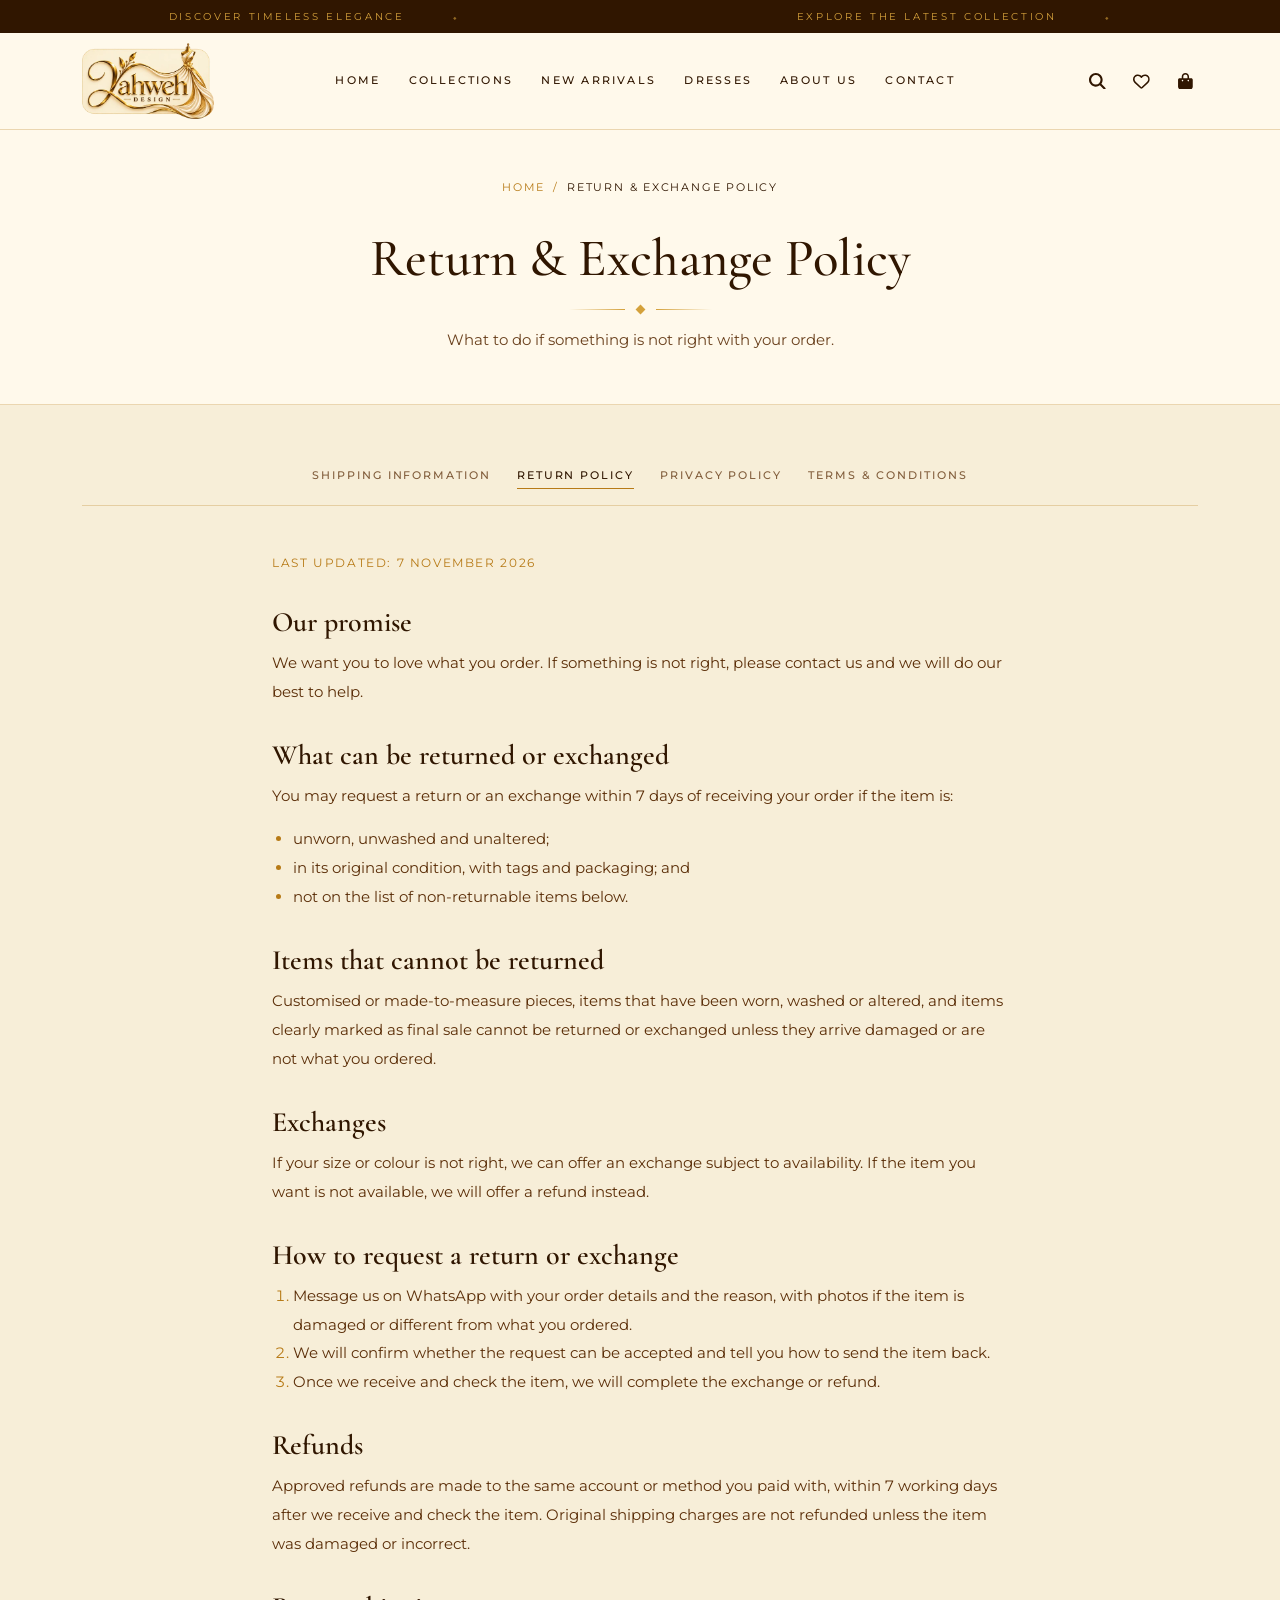
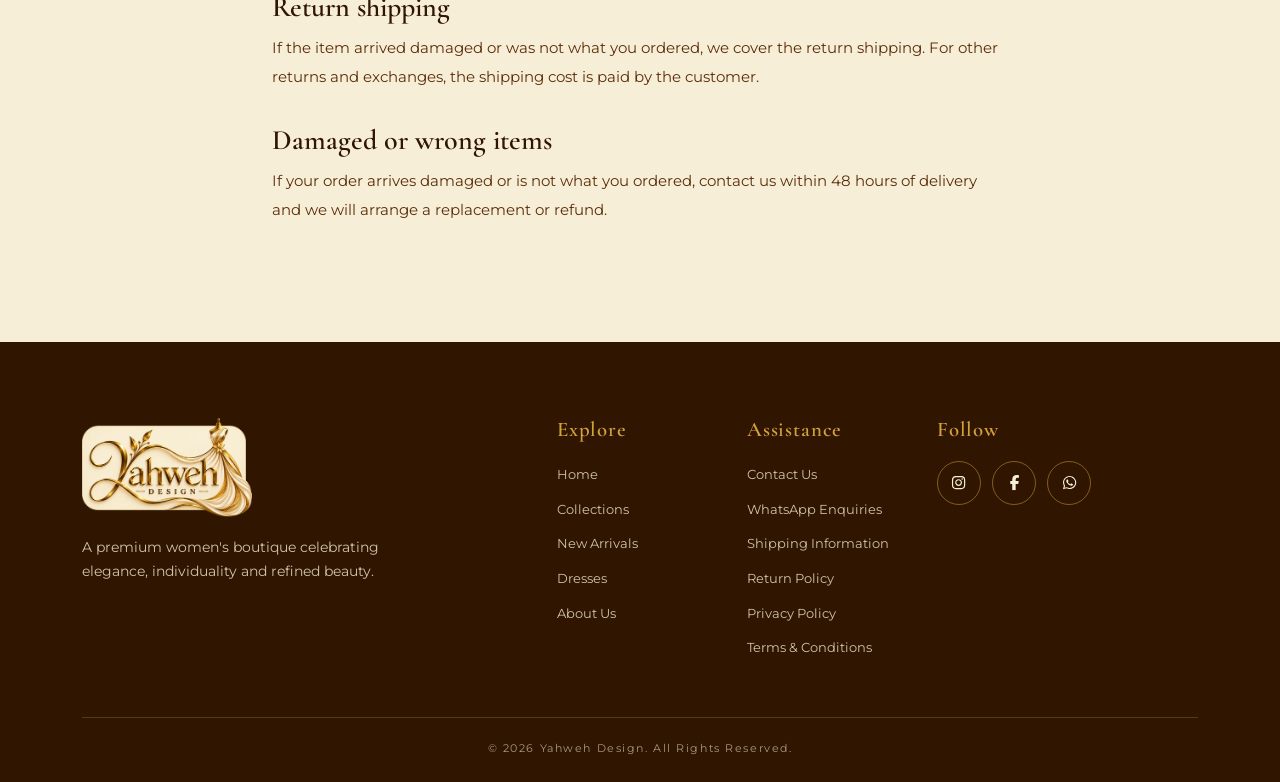
<file: return-policy.html>
<!DOCTYPE html>
<html lang="en">
<head>
  <meta charset="utf-8">
  <meta name="viewport" content="width=device-width, initial-scale=1">
  <title>Return &amp; Exchange Policy | Yahweh Design</title>
  <meta name="description" content="Return &amp; Exchange Policy — What to do if something is not right with your order.">
  <meta name="theme-color" content="#301600">
  <link rel="icon" type="image/png" sizes="64x64" href="assets/images/Yahweh-favicon-64.png">

  <link rel="preconnect" href="https://cdn.jsdelivr.net" crossorigin>
  <link rel="preconnect" href="https://fonts.googleapis.com">
  <link rel="preconnect" href="https://fonts.gstatic.com" crossorigin>
  <link href="https://fonts.googleapis.com/css2?family=Cormorant+Garamond:ital,wght@0,500;0,600;1,500&family=Montserrat:wght@400;500;600&display=swap" rel="stylesheet">
  <link href="https://cdn.jsdelivr.net/npm/bootstrap@5.3.3/dist/css/bootstrap.min.css" rel="stylesheet" integrity="sha384-QWTKZyjpPEjISv5WaRU9OFeRpok6YctnYmDr5pNlyT2bRjXh0JMhjY6hW+ALEwIH" crossorigin="anonymous">
    <link href="css/home.css" rel="stylesheet">
  <link href="css/policy.css" rel="stylesheet">
  <script>document.documentElement.classList.add("js");</script>
</head>
<body id="top">
<!-- Icons: Font Awesome Free 6.5.2 (c) Fonticons, Inc. - CC BY 4.0 - https://fontawesome.com/license/free -->
<svg width="0" height="0" style="position:absolute" aria-hidden="true" focusable="false"><symbol id="i-menu" viewBox="0 0 512 512"><path d="M0 96C0 78.3 14.3 64 32 64H416c17.7 0 32 14.3 32 32s-14.3 32-32 32H32C14.3 128 0 113.7 0 96zM64 256c0-17.7 14.3-32 32-32H480c17.7 0 32 14.3 32 32s-14.3 32-32 32H96c-17.7 0-32-14.3-32-32zM448 416c0 17.7-14.3 32-32 32H32c-17.7 0-32-14.3-32-32s14.3-32 32-32H416c17.7 0 32 14.3 32 32z"/></symbol><symbol id="i-search" viewBox="0 0 512 512"><path d="M416 208c0 45.9-14.9 88.3-40 122.7L502.6 457.4c12.5 12.5 12.5 32.8 0 45.3s-32.8 12.5-45.3 0L330.7 376c-34.4 25.2-76.8 40-122.7 40C93.1 416 0 322.9 0 208S93.1 0 208 0S416 93.1 416 208zM208 352a144 144 0 1 0 0-288 144 144 0 1 0 0 288z"/></symbol><symbol id="i-bag" viewBox="0 0 448 512"><path d="M160 112c0-35.3 28.7-64 64-64s64 28.7 64 64v48H160V112zm-48 48H48c-26.5 0-48 21.5-48 48V416c0 53 43 96 96 96H352c53 0 96-43 96-96V208c0-26.5-21.5-48-48-48H336V112C336 50.1 285.9 0 224 0S112 50.1 112 112v48zm24 48a24 24 0 1 1 0 48 24 24 0 1 1 0-48zm152 24a24 24 0 1 1 48 0 24 24 0 1 1 -48 0z"/></symbol><symbol id="i-close" viewBox="0 0 384 512"><path d="M342.6 150.6c12.5-12.5 12.5-32.8 0-45.3s-32.8-12.5-45.3 0L192 210.7 86.6 105.4c-12.5-12.5-32.8-12.5-45.3 0s-12.5 32.8 0 45.3L146.7 256 41.4 361.4c-12.5 12.5-12.5 32.8 0 45.3s32.8 12.5 45.3 0L192 301.3 297.4 406.6c12.5 12.5 32.8 12.5 45.3 0s12.5-32.8 0-45.3L237.3 256 342.6 150.6z"/></symbol><symbol id="i-prev" viewBox="0 0 320 512"><path d="M9.4 233.4c-12.5 12.5-12.5 32.8 0 45.3l192 192c12.5 12.5 32.8 12.5 45.3 0s12.5-32.8 0-45.3L77.3 256 246.6 86.6c12.5-12.5 12.5-32.8 0-45.3s-32.8-12.5-45.3 0l-192 192z"/></symbol><symbol id="i-next" viewBox="0 0 320 512"><path d="M310.6 233.4c12.5 12.5 12.5 32.8 0 45.3l-192 192c-12.5 12.5-32.8 12.5-45.3 0s-12.5-32.8 0-45.3L242.7 256 73.4 86.6c-12.5-12.5-12.5-32.8 0-45.3s32.8-12.5 45.3 0l192 192z"/></symbol><symbol id="i-pen" viewBox="0 0 512 512"><path d="M368.4 18.3L312.7 74.1 437.9 199.3l55.7-55.7c21.9-21.9 21.9-57.3 0-79.2L447.6 18.3c-21.9-21.9-57.3-21.9-79.2 0zM288 94.6l-9.2 2.8L134.7 140.6c-19.9 6-35.7 21.2-42.3 41L3.8 445.8c-3.8 11.3-1 23.9 7.3 32.4L164.7 324.7c-3-6.3-4.7-13.3-4.7-20.7c0-26.5 21.5-48 48-48s48 21.5 48 48s-21.5 48-48 48c-7.4 0-14.4-1.7-20.7-4.7L33.7 500.9c8.6 8.3 21.1 11.2 32.4 7.3l264.3-88.6c19.7-6.6 35-22.4 41-42.3l43.2-144.1 2.8-9.2L288 94.6z"/></symbol><symbol id="i-care" viewBox="0 0 576 512"><path d="M163.9 136.9c-29.4-29.8-29.4-78.2 0-108s77-29.8 106.4 0l17.7 18 17.7-18c29.4-29.8 77-29.8 106.4 0s29.4 78.2 0 108L310.5 240.1c-6.2 6.3-14.3 9.4-22.5 9.4s-16.3-3.1-22.5-9.4L163.9 136.9zM568.2 336.3c13.1 17.8 9.3 42.8-8.5 55.9L433.1 485.5c-23.4 17.2-51.6 26.5-80.7 26.5H192 32c-17.7 0-32-14.3-32-32V416c0-17.7 14.3-32 32-32H68.8l44.9-36c22.7-18.2 50.9-28 80-28H272h16 64c17.7 0 32 14.3 32 32s-14.3 32-32 32H288 272c-8.8 0-16 7.2-16 16s7.2 16 16 16H392.6l119.7-88.2c17.8-13.1 42.8-9.3 55.9 8.5zM193.6 384l0 0-.9 0c.3 0 .6 0 .9 0z"/></symbol><symbol id="i-heart-on" viewBox="0 0 512 512"><path d="M47.6 300.4L228.3 469.1c7.5 7 17.4 10.9 27.7 10.9s20.2-3.9 27.7-10.9L464.4 300.4c30.4-28.3 47.6-68 47.6-109.5v-5.8c0-69.9-50.5-129.5-119.4-141C347 36.5 300.6 51.4 268 84L256 96 244 84c-32.6-32.6-79-47.5-124.6-39.9C50.5 55.6 0 115.2 0 185.1v5.8c0 41.5 17.2 81.2 47.6 109.5z"/></symbol><symbol id="i-heart" viewBox="0 0 512 512"><path d="M225.8 468.2l-2.5-2.3L48.1 303.2C17.4 274.7 0 234.7 0 192.8v-3.3c0-70.4 50-130.8 119.2-144C158.6 37.9 198.9 47 231 69.6c9 6.4 17.4 13.8 25 22.3c4.2-4.8 8.7-9.2 13.5-13.3c3.7-3.2 7.5-6.2 11.5-9c0 0 0 0 0 0C313.1 47 353.4 37.9 392.8 45.4C462 58.6 512 119.1 512 189.5v3.3c0 41.9-17.4 81.9-48.1 110.4L288.7 465.9l-2.5 2.3c-8.2 7.6-19 11.9-30.2 11.9s-22-4.2-30.2-11.9zM239.1 145c-.4-.3-.7-.7-1-1.1l-17.8-20c0 0-.1-.1-.1-.1c0 0 0 0 0 0c-23.1-25.9-58-37.7-92-31.2C81.6 101.5 48 142.1 48 189.5v3.3c0 28.5 11.9 55.8 32.8 75.2L256 430.7 431.2 268c20.9-19.4 32.8-46.7 32.8-75.2v-3.3c0-47.3-33.6-88-80.1-96.9c-34-6.5-69 5.4-92 31.2c0 0 0 0-.1 .1s0 0-.1 .1l-17.8 20c-.3 .4-.7 .7-1 1.1c-4.5 4.5-10.6 7-16.9 7s-12.4-2.5-16.9-7z"/></symbol><symbol id="i-gem" viewBox="0 0 512 512"><path d="M168.5 72L256 165l87.5-93h-175zM383.9 99.1L311.5 176h129L383.9 99.1zm50 124.9H256 78.1L256 420.3 433.9 224zM71.5 176h129L128.1 99.1 71.5 176zm434.3 40.1l-232 256c-4.5 5-11 7.9-17.8 7.9s-13.2-2.9-17.8-7.9l-232-256c-7.7-8.5-8.3-21.2-1.5-30.4l112-152c4.5-6.1 11.7-9.8 19.3-9.8H376c7.6 0 14.8 3.6 19.3 9.8l112 152c6.8 9.2 6.1 21.9-1.5 30.4z"/></symbol><symbol id="i-chat" viewBox="0 0 640 512"><path d="M88.2 309.1c9.8-18.3 6.8-40.8-7.5-55.8C59.4 230.9 48 204 48 176c0-63.5 63.8-128 160-128s160 64.5 160 128s-63.8 128-160 128c-13.1 0-25.8-1.3-37.8-3.6c-10.4-2-21.2-.6-30.7 4.2c-4.1 2.1-8.3 4.1-12.6 6c-16 7.2-32.9 13.5-49.9 18c2.8-4.6 5.4-9.1 7.9-13.6c1.1-1.9 2.2-3.9 3.2-5.9zM0 176c0 41.8 17.2 80.1 45.9 110.3c-.9 1.7-1.9 3.5-2.8 5.1c-10.3 18.4-22.3 36.5-36.6 52.1c-6.6 7-8.3 17.2-4.6 25.9C5.8 378.3 14.4 384 24 384c43 0 86.5-13.3 122.7-29.7c4.8-2.2 9.6-4.5 14.2-6.8c15.1 3 30.9 4.5 47.1 4.5c114.9 0 208-78.8 208-176S322.9 0 208 0S0 78.8 0 176zM432 480c16.2 0 31.9-1.6 47.1-4.5c4.6 2.3 9.4 4.6 14.2 6.8C529.5 498.7 573 512 616 512c9.6 0 18.2-5.7 22-14.5c3.8-8.8 2-19-4.6-25.9c-14.2-15.6-26.2-33.7-36.6-52.1c-.9-1.7-1.9-3.4-2.8-5.1C622.8 384.1 640 345.8 640 304c0-94.4-87.9-171.5-198.2-175.8c4.1 15.2 6.2 31.2 6.2 47.8l0 .6c87.2 6.7 144 67.5 144 127.4c0 28-11.4 54.9-32.7 77.2c-14.3 15-17.3 37.6-7.5 55.8c1.1 2 2.2 4 3.2 5.9c2.5 4.5 5.2 9 7.9 13.6c-17-4.5-33.9-10.7-49.9-18c-4.3-1.9-8.5-3.9-12.6-6c-9.5-4.8-20.3-6.2-30.7-4.2c-12.1 2.4-24.7 3.6-37.8 3.6c-61.7 0-110-26.5-136.8-62.3c-16 5.4-32.8 9.4-50 11.8C279 439.8 350 480 432 480z"/></symbol><symbol id="i-trash" viewBox="0 0 448 512"><path d="M170.5 51.6L151.5 80h145l-19-28.4c-1.5-2.2-4-3.6-6.7-3.6H177.1c-2.7 0-5.2 1.3-6.7 3.6zm147-26.6L354.2 80H368h48 8c13.3 0 24 10.7 24 24s-10.7 24-24 24h-8V432c0 44.2-35.8 80-80 80H112c-44.2 0-80-35.8-80-80V128H24c-13.3 0-24-10.7-24-24S10.7 80 24 80h8H80 93.8l36.7-55.1C140.9 9.4 158.4 0 177.1 0h93.7c18.7 0 36.2 9.4 46.6 24.9zM80 128V432c0 17.7 14.3 32 32 32H336c17.7 0 32-14.3 32-32V128H80zm80 64V400c0 8.8-7.2 16-16 16s-16-7.2-16-16V192c0-8.8 7.2-16 16-16s16 7.2 16 16zm80 0V400c0 8.8-7.2 16-16 16s-16-7.2-16-16V192c0-8.8 7.2-16 16-16s16 7.2 16 16zm80 0V400c0 8.8-7.2 16-16 16s-16-7.2-16-16V192c0-8.8 7.2-16 16-16s16 7.2 16 16z"/></symbol><symbol id="i-instagram" viewBox="0 0 448 512"><path d="M224.1 141c-63.6 0-114.9 51.3-114.9 114.9s51.3 114.9 114.9 114.9S339 319.5 339 255.9 287.7 141 224.1 141zm0 189.6c-41.1 0-74.7-33.5-74.7-74.7s33.5-74.7 74.7-74.7 74.7 33.5 74.7 74.7-33.6 74.7-74.7 74.7zm146.4-194.3c0 14.9-12 26.8-26.8 26.8-14.9 0-26.8-12-26.8-26.8s12-26.8 26.8-26.8 26.8 12 26.8 26.8zm76.1 27.2c-1.7-35.9-9.9-67.7-36.2-93.9-26.2-26.2-58-34.4-93.9-36.2-37-2.1-147.9-2.1-184.9 0-35.8 1.7-67.6 9.9-93.9 36.1s-34.4 58-36.2 93.9c-2.1 37-2.1 147.9 0 184.9 1.7 35.9 9.9 67.7 36.2 93.9s58 34.4 93.9 36.2c37 2.1 147.9 2.1 184.9 0 35.9-1.7 67.7-9.9 93.9-36.2 26.2-26.2 34.4-58 36.2-93.9 2.1-37 2.1-147.8 0-184.8zM398.8 388c-7.8 19.6-22.9 34.7-42.6 42.6-29.5 11.7-99.5 9-132.1 9s-102.7 2.6-132.1-9c-19.6-7.8-34.7-22.9-42.6-42.6-11.7-29.5-9-99.5-9-132.1s-2.6-102.7 9-132.1c7.8-19.6 22.9-34.7 42.6-42.6 29.5-11.7 99.5-9 132.1-9s102.7-2.6 132.1 9c19.6 7.8 34.7 22.9 42.6 42.6 11.7 29.5 9 99.5 9 132.1s2.7 102.7-9 132.1z"/></symbol><symbol id="i-facebook" viewBox="0 0 320 512"><path d="M80 299.3V512H196V299.3h86.5l18-97.8H196V166.9c0-51.7 20.3-71.5 72.7-71.5c16.3 0 29.4 .4 37 1.2V7.9C291.4 4 256.4 0 236.2 0C129.3 0 80 50.5 80 159.4v42.1H14v97.8H80z"/></symbol><symbol id="i-whatsapp" viewBox="0 0 448 512"><path d="M380.9 97.1C339 55.1 283.2 32 223.9 32c-122.4 0-222 99.6-222 222 0 39.1 10.2 77.3 29.6 111L0 480l117.7-30.9c32.4 17.7 68.9 27 106.1 27h.1c122.3 0 224.1-99.6 224.1-222 0-59.3-25.2-115-67.1-157zm-157 341.6c-33.2 0-65.7-8.9-94-25.7l-6.7-4-69.8 18.3L72 359.2l-4.4-7c-18.5-29.4-28.2-63.3-28.2-98.2 0-101.7 82.8-184.5 184.6-184.5 49.3 0 95.6 19.2 130.4 54.1 34.8 34.9 56.2 81.2 56.1 130.5 0 101.8-84.9 184.6-186.6 184.6zm101.2-138.2c-5.5-2.8-32.8-16.2-37.9-18-5.1-1.9-8.8-2.8-12.5 2.8-3.7 5.6-14.3 18-17.6 21.8-3.2 3.7-6.5 4.2-12 1.4-32.6-16.3-54-29.1-75.5-66-5.7-9.8 5.7-9.1 16.3-30.3 1.8-3.7.9-6.9-.5-9.7-1.4-2.8-12.5-30.1-17.1-41.2-4.5-10.8-9.1-9.3-12.5-9.5-3.2-.2-6.9-.2-10.6-.2-3.7 0-9.7 1.4-14.8 6.9-5.1 5.6-19.4 19-19.4 46.3 0 27.3 19.9 53.7 22.6 57.4 2.8 3.7 39.1 59.7 94.8 83.8 35.2 15.2 49 16.5 66.6 13.9 10.7-1.6 32.8-13.4 37.4-26.4 4.6-13 4.6-24.1 3.2-26.4-1.3-2.5-5-3.9-10.5-6.6z"/></symbol></svg>

  <a class="skip-link" href="#main">Skip to content</a>

  <!-- 1. Announcement bar -->
  <div class="announce" role="note" aria-label="Announcements">
    <div class="announce__track">
      <!-- One <p> per message; add or edit messages here (keep each short, single line) -->
      <p>Discover Timeless Elegance</p>
      <p>Explore the Latest Collection</p>
    </div>
  </div>

  <!-- 2. Header -->
  <header class="site-header" id="siteHeader">
    <div class="container-xl header-grid">
      <button class="icon-btn menu-toggle" id="menuOpen" type="button" aria-label="Open menu" aria-controls="navDrawer" aria-expanded="false">
        <svg class="i" aria-hidden="true"><use href="#i-menu"/></svg>
      </button>

      <a class="brand" href="index.html" aria-label="Yahweh Design — home">
        <img src="assets/images/Yahweh-logo.webp" alt="Yahweh Design" width="400" height="231" decoding="async">
      </a>

      <nav class="main-nav" aria-label="Primary">
        <ul>
          <li><a href="index.html">Home</a></li>
          <li><a href="index.html#collections">Collections</a></li>
          <li><a href="index.html#new-arrivals">New Arrivals</a></li>
          <li><a href="products.html">Dresses</a></li>
          <li><a href="about.html">About Us</a></li>
          <li><a href="contact.html">Contact</a></li>
        </ul>
      </nav>

      <div class="header-actions">
        <button class="icon-btn" id="searchToggle" type="button" aria-label="Search products" aria-expanded="false" aria-controls="searchPanel"><svg class="i" aria-hidden="true"><use href="#i-search"/></svg></button>
        <a class="icon-btn" id="wishlistBtn" href="wishlist.html" aria-label="Wishlist"><svg class="i" aria-hidden="true"><use href="#i-heart"/></svg><span class="count" data-wish-count hidden>0</span></a>
        <button class="icon-btn" id="cartOpen" type="button" aria-label="Open shopping bag" aria-controls="cartDrawer"><svg class="i" aria-hidden="true"><use href="#i-bag"/></svg><span class="count" data-cart-count hidden>0</span></button>
      </div>
    </div>

    <div class="search-panel" id="searchPanel" aria-hidden="true">
      <form class="container-xl search-form" id="searchForm" role="search" action="search-results.html" method="get" data-search-form>
        <label class="visually-hidden" for="searchInput">Search products</label>
        <input id="searchInput" name="q" type="search" placeholder="Search dresses, ethnic wear, co-ords…" autocomplete="off">
        <button type="submit" class="btn-vd btn-vd--dark">Search</button>
        <button type="button" class="icon-btn" id="searchClose" aria-label="Close search"><svg class="i" aria-hidden="true"><use href="#i-close"/></svg></button>
      </form>
    </div>
  </header>

  <!-- Mobile navigation drawer -->
  <div class="backdrop" id="backdrop" hidden></div>
  <aside class="drawer drawer--left" id="navDrawer" aria-label="Menu" aria-hidden="true">
    <div class="drawer__head">
      <img src="assets/images/Yahweh-logo.webp" alt="Yahweh Design" width="400" height="231" loading="lazy" decoding="async">
      <button class="icon-btn" type="button" data-close-drawer aria-label="Close menu"><svg class="i" aria-hidden="true"><use href="#i-close"/></svg></button>
    </div>
    <nav class="drawer__nav" aria-label="Mobile">
      <a href="index.html">Home</a>
      <a href="index.html#collections">Collections</a>
      <a href="index.html#new-arrivals">New Arrivals</a>
      <a href="products.html">Dresses</a>
      <a href="about.html">About Us</a>
      <a href="contact.html">Contact</a>
    </nav>
    <div class="drawer__foot">
      <button type="button" class="drawer__shortcut" data-open-cart><svg class="i" aria-hidden="true"><use href="#i-bag"/></svg> Shopping Bag <span class="count count--inline" data-cart-count hidden>0</span></button>
      <a class="drawer__shortcut" href="wishlist.html"><svg class="i" aria-hidden="true"><use href="#i-heart"/></svg> Wishlist <span class="count count--inline" data-wish-count hidden>0</span></a>
    </div>
  </aside>

  <main id="main">
    <section class="policy-head">
      <div class="container-xl">
        <nav aria-label="Breadcrumb">
          <ol class="policy-crumbs">
            <li><a href="index.html">Home</a></li>
            <li aria-current="page">Return &amp; Exchange Policy</li>
          </ol>
        </nav>
        <h1 class="display">Return &amp; Exchange Policy</h1>
        <div class="orn" aria-hidden="true"><span></span><i></i><span></span></div>
        <p class="sub">What to do if something is not right with your order.</p>
      </div>
    </section>

    <section class="section policy" aria-label="Return & Exchange Policy">
      <div class="container-xl">
        <nav class="policy__nav" aria-label="Policies">
          <ul>
            <li><a href="shipping-policy.html">Shipping Information</a></li>
            <li><a href="return-policy.html" aria-current="page">Return Policy</a></li>
            <li><a href="privacy-policy.html">Privacy Policy</a></li>
            <li><a href="terms-and-conditions.html">Terms &amp; Conditions</a></li>
          </ul>
        </nav>
        <article class="policy__body">
          <p class="policy__date">Last updated: 7 November 2026</p>
        <section class="policy__section" aria-labelledby="h1">
          <h2 id="h1">Our promise</h2>
          <p>We want you to love what you order. If something is not right, please contact us and we will do our best to help.</p>
        </section>
        <section class="policy__section" aria-labelledby="h2">
          <h2 id="h2">What can be returned or exchanged</h2>
          <p>You may request a return or an exchange within 7 days of receiving your order if the item is:</p>
          <ul><li>unworn, unwashed and unaltered;</li><li>in its original condition, with tags and packaging; and</li><li>not on the list of non-returnable items below.</li></ul>
        </section>
        <section class="policy__section" aria-labelledby="h3">
          <h2 id="h3">Items that cannot be returned</h2>
          <p>Customised or made-to-measure pieces, items that have been worn, washed or altered, and items clearly marked as final sale cannot be returned or exchanged unless they arrive damaged or are not what you ordered.</p>
        </section>
        <section class="policy__section" aria-labelledby="h4">
          <h2 id="h4">Exchanges</h2>
          <p>If your size or colour is not right, we can offer an exchange subject to availability. If the item you want is not available, we will offer a refund instead.</p>
        </section>
        <section class="policy__section" aria-labelledby="h5">
          <h2 id="h5">How to request a return or exchange</h2>
          <ol><li>Message us on WhatsApp with your order details and the reason, with photos if the item is damaged or different from what you ordered.</li><li>We will confirm whether the request can be accepted and tell you how to send the item back.</li><li>Once we receive and check the item, we will complete the exchange or refund.</li></ol>
        </section>
        <section class="policy__section" aria-labelledby="h6">
          <h2 id="h6">Refunds</h2>
          <p>Approved refunds are made to the same account or method you paid with, within 7 working days after we receive and check the item. Original shipping charges are not refunded unless the item was damaged or incorrect.</p>
        </section>
        <section class="policy__section" aria-labelledby="h7">
          <h2 id="h7">Return shipping</h2>
          <p>If the item arrived damaged or was not what you ordered, we cover the return shipping. For other returns and exchanges, the shipping cost is paid by the customer.</p>
        </section>
        <section class="policy__section" aria-labelledby="h8">
          <h2 id="h8">Damaged or wrong items</h2>
          <p>If your order arrives damaged or is not what you ordered, contact us within 48 hours of delivery and we will arrange a replacement or refund.</p>
        </section>
        </article>
      </div>
    </section>
  </main>

  <!-- 12. Footer -->
  <footer class="site-footer" id="contact">
    <div class="container-xl">
      <div class="row g-4">
        <div class="col-lg-4">
          <img class="footer__logo" src="assets/images/Yahweh-logo.webp" alt="Yahweh Design" width="400" height="231" loading="lazy" decoding="async">
          <p class="footer__about">A premium women's boutique celebrating elegance, individuality and refined beauty.</p>
        </div>
        <div class="col-6 col-lg-2 offset-lg-1">
          <h3>Explore</h3>
          <ul>
            <li><a href="index.html">Home</a></li>
            <li><a href="index.html#collections">Collections</a></li>
            <li><a href="index.html#new-arrivals">New Arrivals</a></li>
            <li><a href="products.html">Dresses</a></li>
            <li><a href="about.html">About Us</a></li>
          </ul>
        </div>
        <div class="col-6 col-lg-2">
          <h3>Assistance</h3>
          <ul>
            <li><a href="contact.html">Contact Us</a></li>
            <li><a href="#" data-wa-enquiry>WhatsApp Enquiries</a></li>
            <li><a href="shipping-policy.html">Shipping Information</a></li>
            <li><a href="return-policy.html">Return Policy</a></li>
            <li><a href="privacy-policy.html">Privacy Policy</a></li>
            <li><a href="terms-and-conditions.html">Terms &amp; Conditions</a></li>
          </ul>
        </div>
        <div class="col-lg-3">
          <h3>Follow</h3>
          <div class="footer__social">
            <a data-social="instagram" href="#" aria-label="Instagram"><svg class="i" aria-hidden="true"><use href="#i-instagram"/></svg></a>
            <a data-social="facebook" href="#" aria-label="Facebook"><svg class="i" aria-hidden="true"><use href="#i-facebook"/></svg></a>
            <a data-wa-enquiry href="#" aria-label="WhatsApp"><svg class="i" aria-hidden="true"><use href="#i-whatsapp"/></svg></a>
          </div>
        </div>
      </div>
      <div class="footer__bottom"><p>&copy; 2026 Yahweh Design. All Rights Reserved.</p></div>
    </div>
  </footer>

  <!-- Cart drawer -->
  <aside class="drawer drawer--right" id="cartDrawer" aria-label="Shopping bag" aria-hidden="true">
    <div class="drawer__head">
      <h2 class="drawer__title">Your Bag <span id="cartHeadCount"></span></h2>
      <button class="icon-btn" type="button" data-close-drawer aria-label="Close shopping bag"><svg class="i" aria-hidden="true"><use href="#i-close"/></svg></button>
    </div>
    <div class="cart__body" id="cartBody"></div>
    <div class="cart__foot" id="cartFoot" hidden>
      <div class="cart__subtotal"><span>Subtotal</span><strong id="cartSubtotal">₹0</strong></div>
      <p class="cart__note">Orders are confirmed with our boutique team on WhatsApp. No online payment is taken here.</p>
      <button class="btn-vd btn-vd--wa" id="cartOrder" type="button"><svg class="i" aria-hidden="true"><use href="#i-whatsapp"/></svg> Order via WhatsApp</button>
    </div>
  </aside>

  <div class="toast-vd" id="toast" role="status" aria-live="polite"></div>

  <script src="js/home.js" defer></script>
</body>
</html>
</file>
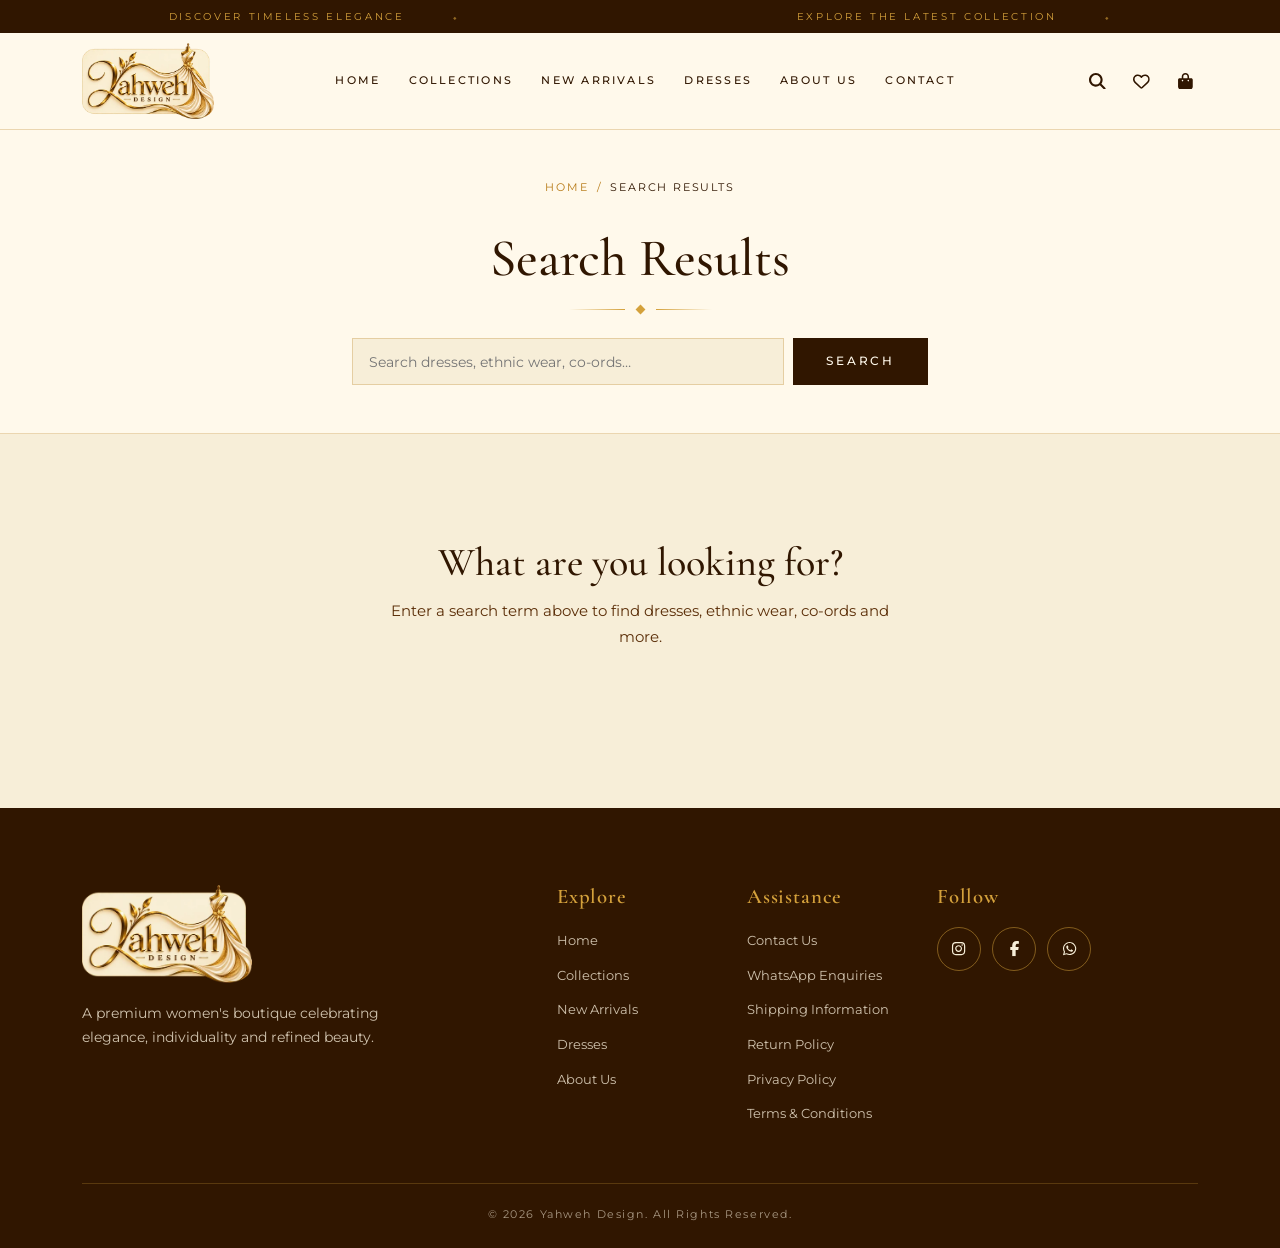
<file: search-results.html>
<!DOCTYPE html>
<html lang="en">
<head>
  <meta charset="utf-8">
  <meta name="viewport" content="width=device-width, initial-scale=1">
  <title>Search Results | Yahweh Design</title>
  <meta name="description" content="Search the Yahweh Design collection.">
  <meta name="theme-color" content="#301600">
  <link rel="icon" type="image/png" sizes="64x64" href="assets/images/Yahweh-favicon-64.png">

  <link rel="preconnect" href="https://cdn.jsdelivr.net" crossorigin>
  <link rel="preconnect" href="https://fonts.googleapis.com">
  <link rel="preconnect" href="https://fonts.gstatic.com" crossorigin>
  <link href="https://fonts.googleapis.com/css2?family=Cormorant+Garamond:ital,wght@0,500;0,600;1,500&family=Montserrat:wght@400;500;600&display=swap" rel="stylesheet">
  <link href="https://cdn.jsdelivr.net/npm/bootstrap@5.3.3/dist/css/bootstrap.min.css" rel="stylesheet" integrity="sha384-QWTKZyjpPEjISv5WaRU9OFeRpok6YctnYmDr5pNlyT2bRjXh0JMhjY6hW+ALEwIH" crossorigin="anonymous">
    <link href="css/home.css" rel="stylesheet">
  <link href="css/listing.css" rel="stylesheet">
  <link href="css/search-results.css" rel="stylesheet">
  <script>document.documentElement.classList.add("js");</script>
</head>
<body id="top">
<!-- Icons: Font Awesome Free 6.5.2 (c) Fonticons, Inc. - CC BY 4.0 - https://fontawesome.com/license/free -->
<svg width="0" height="0" style="position:absolute" aria-hidden="true" focusable="false"><symbol id="i-menu" viewBox="0 0 512 512"><path d="M0 96C0 78.3 14.3 64 32 64H416c17.7 0 32 14.3 32 32s-14.3 32-32 32H32C14.3 128 0 113.7 0 96zM64 256c0-17.7 14.3-32 32-32H480c17.7 0 32 14.3 32 32s-14.3 32-32 32H96c-17.7 0-32-14.3-32-32zM448 416c0 17.7-14.3 32-32 32H32c-17.7 0-32-14.3-32-32s14.3-32 32-32H416c17.7 0 32 14.3 32 32z"/></symbol><symbol id="i-search" viewBox="0 0 512 512"><path d="M416 208c0 45.9-14.9 88.3-40 122.7L502.6 457.4c12.5 12.5 12.5 32.8 0 45.3s-32.8 12.5-45.3 0L330.7 376c-34.4 25.2-76.8 40-122.7 40C93.1 416 0 322.9 0 208S93.1 0 208 0S416 93.1 416 208zM208 352a144 144 0 1 0 0-288 144 144 0 1 0 0 288z"/></symbol><symbol id="i-bag" viewBox="0 0 448 512"><path d="M160 112c0-35.3 28.7-64 64-64s64 28.7 64 64v48H160V112zm-48 48H48c-26.5 0-48 21.5-48 48V416c0 53 43 96 96 96H352c53 0 96-43 96-96V208c0-26.5-21.5-48-48-48H336V112C336 50.1 285.9 0 224 0S112 50.1 112 112v48zm24 48a24 24 0 1 1 0 48 24 24 0 1 1 0-48zm152 24a24 24 0 1 1 48 0 24 24 0 1 1 -48 0z"/></symbol><symbol id="i-close" viewBox="0 0 384 512"><path d="M342.6 150.6c12.5-12.5 12.5-32.8 0-45.3s-32.8-12.5-45.3 0L192 210.7 86.6 105.4c-12.5-12.5-32.8-12.5-45.3 0s-12.5 32.8 0 45.3L146.7 256 41.4 361.4c-12.5 12.5-12.5 32.8 0 45.3s32.8 12.5 45.3 0L192 301.3 297.4 406.6c12.5 12.5 32.8 12.5 45.3 0s12.5-32.8 0-45.3L237.3 256 342.6 150.6z"/></symbol><symbol id="i-prev" viewBox="0 0 320 512"><path d="M9.4 233.4c-12.5 12.5-12.5 32.8 0 45.3l192 192c12.5 12.5 32.8 12.5 45.3 0s12.5-32.8 0-45.3L77.3 256 246.6 86.6c12.5-12.5 12.5-32.8 0-45.3s-32.8-12.5-45.3 0l-192 192z"/></symbol><symbol id="i-next" viewBox="0 0 320 512"><path d="M310.6 233.4c12.5 12.5 12.5 32.8 0 45.3l-192 192c-12.5 12.5-32.8 12.5-45.3 0s-12.5-32.8 0-45.3L242.7 256 73.4 86.6c-12.5-12.5-12.5-32.8 0-45.3s32.8-12.5 45.3 0l192 192z"/></symbol><symbol id="i-pen" viewBox="0 0 512 512"><path d="M368.4 18.3L312.7 74.1 437.9 199.3l55.7-55.7c21.9-21.9 21.9-57.3 0-79.2L447.6 18.3c-21.9-21.9-57.3-21.9-79.2 0zM288 94.6l-9.2 2.8L134.7 140.6c-19.9 6-35.7 21.2-42.3 41L3.8 445.8c-3.8 11.3-1 23.9 7.3 32.4L164.7 324.7c-3-6.3-4.7-13.3-4.7-20.7c0-26.5 21.5-48 48-48s48 21.5 48 48s-21.5 48-48 48c-7.4 0-14.4-1.7-20.7-4.7L33.7 500.9c8.6 8.3 21.1 11.2 32.4 7.3l264.3-88.6c19.7-6.6 35-22.4 41-42.3l43.2-144.1 2.8-9.2L288 94.6z"/></symbol><symbol id="i-care" viewBox="0 0 576 512"><path d="M163.9 136.9c-29.4-29.8-29.4-78.2 0-108s77-29.8 106.4 0l17.7 18 17.7-18c29.4-29.8 77-29.8 106.4 0s29.4 78.2 0 108L310.5 240.1c-6.2 6.3-14.3 9.4-22.5 9.4s-16.3-3.1-22.5-9.4L163.9 136.9zM568.2 336.3c13.1 17.8 9.3 42.8-8.5 55.9L433.1 485.5c-23.4 17.2-51.6 26.5-80.7 26.5H192 32c-17.7 0-32-14.3-32-32V416c0-17.7 14.3-32 32-32H68.8l44.9-36c22.7-18.2 50.9-28 80-28H272h16 64c17.7 0 32 14.3 32 32s-14.3 32-32 32H288 272c-8.8 0-16 7.2-16 16s7.2 16 16 16H392.6l119.7-88.2c17.8-13.1 42.8-9.3 55.9 8.5zM193.6 384l0 0-.9 0c.3 0 .6 0 .9 0z"/></symbol><symbol id="i-heart-on" viewBox="0 0 512 512"><path d="M47.6 300.4L228.3 469.1c7.5 7 17.4 10.9 27.7 10.9s20.2-3.9 27.7-10.9L464.4 300.4c30.4-28.3 47.6-68 47.6-109.5v-5.8c0-69.9-50.5-129.5-119.4-141C347 36.5 300.6 51.4 268 84L256 96 244 84c-32.6-32.6-79-47.5-124.6-39.9C50.5 55.6 0 115.2 0 185.1v5.8c0 41.5 17.2 81.2 47.6 109.5z"/></symbol><symbol id="i-heart" viewBox="0 0 512 512"><path d="M225.8 468.2l-2.5-2.3L48.1 303.2C17.4 274.7 0 234.7 0 192.8v-3.3c0-70.4 50-130.8 119.2-144C158.6 37.9 198.9 47 231 69.6c9 6.4 17.4 13.8 25 22.3c4.2-4.8 8.7-9.2 13.5-13.3c3.7-3.2 7.5-6.2 11.5-9c0 0 0 0 0 0C313.1 47 353.4 37.9 392.8 45.4C462 58.6 512 119.1 512 189.5v3.3c0 41.9-17.4 81.9-48.1 110.4L288.7 465.9l-2.5 2.3c-8.2 7.6-19 11.9-30.2 11.9s-22-4.2-30.2-11.9zM239.1 145c-.4-.3-.7-.7-1-1.1l-17.8-20c0 0-.1-.1-.1-.1c0 0 0 0 0 0c-23.1-25.9-58-37.7-92-31.2C81.6 101.5 48 142.1 48 189.5v3.3c0 28.5 11.9 55.8 32.8 75.2L256 430.7 431.2 268c20.9-19.4 32.8-46.7 32.8-75.2v-3.3c0-47.3-33.6-88-80.1-96.9c-34-6.5-69 5.4-92 31.2c0 0 0 0-.1 .1s0 0-.1 .1l-17.8 20c-.3 .4-.7 .7-1 1.1c-4.5 4.5-10.6 7-16.9 7s-12.4-2.5-16.9-7z"/></symbol><symbol id="i-gem" viewBox="0 0 512 512"><path d="M168.5 72L256 165l87.5-93h-175zM383.9 99.1L311.5 176h129L383.9 99.1zm50 124.9H256 78.1L256 420.3 433.9 224zM71.5 176h129L128.1 99.1 71.5 176zm434.3 40.1l-232 256c-4.5 5-11 7.9-17.8 7.9s-13.2-2.9-17.8-7.9l-232-256c-7.7-8.5-8.3-21.2-1.5-30.4l112-152c4.5-6.1 11.7-9.8 19.3-9.8H376c7.6 0 14.8 3.6 19.3 9.8l112 152c6.8 9.2 6.1 21.9-1.5 30.4z"/></symbol><symbol id="i-chat" viewBox="0 0 640 512"><path d="M88.2 309.1c9.8-18.3 6.8-40.8-7.5-55.8C59.4 230.9 48 204 48 176c0-63.5 63.8-128 160-128s160 64.5 160 128s-63.8 128-160 128c-13.1 0-25.8-1.3-37.8-3.6c-10.4-2-21.2-.6-30.7 4.2c-4.1 2.1-8.3 4.1-12.6 6c-16 7.2-32.9 13.5-49.9 18c2.8-4.6 5.4-9.1 7.9-13.6c1.1-1.9 2.2-3.9 3.2-5.9zM0 176c0 41.8 17.2 80.1 45.9 110.3c-.9 1.7-1.9 3.5-2.8 5.1c-10.3 18.4-22.3 36.5-36.6 52.1c-6.6 7-8.3 17.2-4.6 25.9C5.8 378.3 14.4 384 24 384c43 0 86.5-13.3 122.7-29.7c4.8-2.2 9.6-4.5 14.2-6.8c15.1 3 30.9 4.5 47.1 4.5c114.9 0 208-78.8 208-176S322.9 0 208 0S0 78.8 0 176zM432 480c16.2 0 31.9-1.6 47.1-4.5c4.6 2.3 9.4 4.6 14.2 6.8C529.5 498.7 573 512 616 512c9.6 0 18.2-5.7 22-14.5c3.8-8.8 2-19-4.6-25.9c-14.2-15.6-26.2-33.7-36.6-52.1c-.9-1.7-1.9-3.4-2.8-5.1C622.8 384.1 640 345.8 640 304c0-94.4-87.9-171.5-198.2-175.8c4.1 15.2 6.2 31.2 6.2 47.8l0 .6c87.2 6.7 144 67.5 144 127.4c0 28-11.4 54.9-32.7 77.2c-14.3 15-17.3 37.6-7.5 55.8c1.1 2 2.2 4 3.2 5.9c2.5 4.5 5.2 9 7.9 13.6c-17-4.5-33.9-10.7-49.9-18c-4.3-1.9-8.5-3.9-12.6-6c-9.5-4.8-20.3-6.2-30.7-4.2c-12.1 2.4-24.7 3.6-37.8 3.6c-61.7 0-110-26.5-136.8-62.3c-16 5.4-32.8 9.4-50 11.8C279 439.8 350 480 432 480z"/></symbol><symbol id="i-trash" viewBox="0 0 448 512"><path d="M170.5 51.6L151.5 80h145l-19-28.4c-1.5-2.2-4-3.6-6.7-3.6H177.1c-2.7 0-5.2 1.3-6.7 3.6zm147-26.6L354.2 80H368h48 8c13.3 0 24 10.7 24 24s-10.7 24-24 24h-8V432c0 44.2-35.8 80-80 80H112c-44.2 0-80-35.8-80-80V128H24c-13.3 0-24-10.7-24-24S10.7 80 24 80h8H80 93.8l36.7-55.1C140.9 9.4 158.4 0 177.1 0h93.7c18.7 0 36.2 9.4 46.6 24.9zM80 128V432c0 17.7 14.3 32 32 32H336c17.7 0 32-14.3 32-32V128H80zm80 64V400c0 8.8-7.2 16-16 16s-16-7.2-16-16V192c0-8.8 7.2-16 16-16s16 7.2 16 16zm80 0V400c0 8.8-7.2 16-16 16s-16-7.2-16-16V192c0-8.8 7.2-16 16-16s16 7.2 16 16zm80 0V400c0 8.8-7.2 16-16 16s-16-7.2-16-16V192c0-8.8 7.2-16 16-16s16 7.2 16 16z"/></symbol><symbol id="i-instagram" viewBox="0 0 448 512"><path d="M224.1 141c-63.6 0-114.9 51.3-114.9 114.9s51.3 114.9 114.9 114.9S339 319.5 339 255.9 287.7 141 224.1 141zm0 189.6c-41.1 0-74.7-33.5-74.7-74.7s33.5-74.7 74.7-74.7 74.7 33.5 74.7 74.7-33.6 74.7-74.7 74.7zm146.4-194.3c0 14.9-12 26.8-26.8 26.8-14.9 0-26.8-12-26.8-26.8s12-26.8 26.8-26.8 26.8 12 26.8 26.8zm76.1 27.2c-1.7-35.9-9.9-67.7-36.2-93.9-26.2-26.2-58-34.4-93.9-36.2-37-2.1-147.9-2.1-184.9 0-35.8 1.7-67.6 9.9-93.9 36.1s-34.4 58-36.2 93.9c-2.1 37-2.1 147.9 0 184.9 1.7 35.9 9.9 67.7 36.2 93.9s58 34.4 93.9 36.2c37 2.1 147.9 2.1 184.9 0 35.9-1.7 67.7-9.9 93.9-36.2 26.2-26.2 34.4-58 36.2-93.9 2.1-37 2.1-147.8 0-184.8zM398.8 388c-7.8 19.6-22.9 34.7-42.6 42.6-29.5 11.7-99.5 9-132.1 9s-102.7 2.6-132.1-9c-19.6-7.8-34.7-22.9-42.6-42.6-11.7-29.5-9-99.5-9-132.1s-2.6-102.7 9-132.1c7.8-19.6 22.9-34.7 42.6-42.6 29.5-11.7 99.5-9 132.1-9s102.7-2.6 132.1 9c19.6 7.8 34.7 22.9 42.6 42.6 11.7 29.5 9 99.5 9 132.1s2.7 102.7-9 132.1z"/></symbol><symbol id="i-facebook" viewBox="0 0 320 512"><path d="M80 299.3V512H196V299.3h86.5l18-97.8H196V166.9c0-51.7 20.3-71.5 72.7-71.5c16.3 0 29.4 .4 37 1.2V7.9C291.4 4 256.4 0 236.2 0C129.3 0 80 50.5 80 159.4v42.1H14v97.8H80z"/></symbol><symbol id="i-whatsapp" viewBox="0 0 448 512"><path d="M380.9 97.1C339 55.1 283.2 32 223.9 32c-122.4 0-222 99.6-222 222 0 39.1 10.2 77.3 29.6 111L0 480l117.7-30.9c32.4 17.7 68.9 27 106.1 27h.1c122.3 0 224.1-99.6 224.1-222 0-59.3-25.2-115-67.1-157zm-157 341.6c-33.2 0-65.7-8.9-94-25.7l-6.7-4-69.8 18.3L72 359.2l-4.4-7c-18.5-29.4-28.2-63.3-28.2-98.2 0-101.7 82.8-184.5 184.6-184.5 49.3 0 95.6 19.2 130.4 54.1 34.8 34.9 56.2 81.2 56.1 130.5 0 101.8-84.9 184.6-186.6 184.6zm101.2-138.2c-5.5-2.8-32.8-16.2-37.9-18-5.1-1.9-8.8-2.8-12.5 2.8-3.7 5.6-14.3 18-17.6 21.8-3.2 3.7-6.5 4.2-12 1.4-32.6-16.3-54-29.1-75.5-66-5.7-9.8 5.7-9.1 16.3-30.3 1.8-3.7.9-6.9-.5-9.7-1.4-2.8-12.5-30.1-17.1-41.2-4.5-10.8-9.1-9.3-12.5-9.5-3.2-.2-6.9-.2-10.6-.2-3.7 0-9.7 1.4-14.8 6.9-5.1 5.6-19.4 19-19.4 46.3 0 27.3 19.9 53.7 22.6 57.4 2.8 3.7 39.1 59.7 94.8 83.8 35.2 15.2 49 16.5 66.6 13.9 10.7-1.6 32.8-13.4 37.4-26.4 4.6-13 4.6-24.1 3.2-26.4-1.3-2.5-5-3.9-10.5-6.6z"/></symbol></svg>

  <a class="skip-link" href="#main">Skip to content</a>

  <!-- 1. Announcement bar -->
  <div class="announce" role="note" aria-label="Announcements">
    <div class="announce__track">
      <!-- One <p> per message; add or edit messages here (keep each short, single line) -->
      <p>Discover Timeless Elegance</p>
      <p>Explore the Latest Collection</p>
    </div>
  </div>

  <!-- 2. Header -->
  <header class="site-header" id="siteHeader">
    <div class="container-xl header-grid">
      <button class="icon-btn menu-toggle" id="menuOpen" type="button" aria-label="Open menu" aria-controls="navDrawer" aria-expanded="false">
        <svg class="i" aria-hidden="true"><use href="#i-menu"/></svg>
      </button>

      <a class="brand" href="index.html" aria-label="Yahweh Design — home">
        <img src="assets/images/Yahweh-logo.webp" alt="Yahweh Design" width="400" height="231" decoding="async">
      </a>

      <nav class="main-nav" aria-label="Primary">
        <ul>
          <li><a href="index.html">Home</a></li>
          <li><a href="index.html#collections">Collections</a></li>
          <li><a href="index.html#new-arrivals">New Arrivals</a></li>
          <li><a href="products.html">Dresses</a></li>
          <li><a href="about.html">About Us</a></li>
          <li><a href="contact.html">Contact</a></li>
        </ul>
      </nav>

      <div class="header-actions">
        <button class="icon-btn" id="searchToggle" type="button" aria-label="Search products" aria-expanded="false" aria-controls="searchPanel"><svg class="i" aria-hidden="true"><use href="#i-search"/></svg></button>
        <a class="icon-btn" id="wishlistBtn" href="wishlist.html" aria-label="Wishlist"><svg class="i" aria-hidden="true"><use href="#i-heart"/></svg><span class="count" data-wish-count hidden>0</span></a>
        <button class="icon-btn" id="cartOpen" type="button" aria-label="Open shopping bag" aria-controls="cartDrawer"><svg class="i" aria-hidden="true"><use href="#i-bag"/></svg><span class="count" data-cart-count hidden>0</span></button>
      </div>
    </div>

    <div class="search-panel" id="searchPanel" aria-hidden="true">
      <form class="container-xl search-form" id="searchForm" role="search" action="search-results.html" method="get" data-search-form>
        <label class="visually-hidden" for="searchInput">Search products</label>
        <input id="searchInput" name="q" type="search" placeholder="Search dresses, ethnic wear, co-ords…" autocomplete="off">
        <button type="submit" class="btn-vd btn-vd--dark">Search</button>
        <button type="button" class="icon-btn" id="searchClose" aria-label="Close search"><svg class="i" aria-hidden="true"><use href="#i-close"/></svg></button>
      </form>
    </div>
  </header>

  <!-- Mobile navigation drawer -->
  <div class="backdrop" id="backdrop" hidden></div>
  <aside class="drawer drawer--left" id="navDrawer" aria-label="Menu" aria-hidden="true">
    <div class="drawer__head">
      <img src="assets/images/Yahweh-logo.webp" alt="Yahweh Design" width="400" height="231" loading="lazy" decoding="async">
      <button class="icon-btn" type="button" data-close-drawer aria-label="Close menu"><svg class="i" aria-hidden="true"><use href="#i-close"/></svg></button>
    </div>
    <nav class="drawer__nav" aria-label="Mobile">
      <a href="index.html">Home</a>
      <a href="index.html#collections">Collections</a>
      <a href="index.html#new-arrivals">New Arrivals</a>
      <a href="products.html">Dresses</a>
      <a href="about.html">About Us</a>
      <a href="contact.html">Contact</a>
    </nav>
    <div class="drawer__foot">
      <button type="button" class="drawer__shortcut" data-open-cart><svg class="i" aria-hidden="true"><use href="#i-bag"/></svg> Shopping Bag <span class="count count--inline" data-cart-count hidden>0</span></button>
      <a class="drawer__shortcut" href="wishlist.html"><svg class="i" aria-hidden="true"><use href="#i-heart"/></svg> Wishlist <span class="count count--inline" data-wish-count hidden>0</span></a>
    </div>
  </aside>

  <main id="main">
    <!-- Heading -->
    <section class="sr-head">
      <div class="container-xl">
        <nav aria-label="Breadcrumb">
          <ol class="sr-crumbs">
            <li><a href="index.html">Home</a></li>
            <li aria-current="page">Search Results</li>
          </ol>
        </nav>
        <h1 class="display">Search Results</h1>
        <div class="orn" aria-hidden="true"><span></span><i></i><span></span></div>
        <p class="sub sr-query" id="srQuery" hidden>Showing results for &ldquo;<span id="srTerm"></span>&rdquo;</p>
        <!-- Same GET form as the header search: Django can keep it unchanged and read request.GET["q"] -->
        <form class="sr-form" id="srForm" role="search" action="search-results.html" method="get" data-search-form>
          <label class="visually-hidden" for="srInput">Search products</label>
          <input id="srInput" name="q" type="search" placeholder="Search dresses, ethnic wear, co-ords…" autocomplete="off">
          <button type="submit" class="btn-vd btn-vd--dark">Search</button>
        </form>
      </div>
    </section>

    <section class="section sr" aria-label="Search results">
      <div class="container-xl">
        <!-- Shown when the page is opened without a search term -->
        <div class="sr-prompt" id="srPrompt" hidden>
          <h2>What are you looking for?</h2>
          <p>Enter a search term above to find dresses, ethnic wear, co-ords and more.</p>
        </div>

        <div class="listing__bar" id="srBar" hidden>
          <p class="listing__count" id="srCount" role="status" aria-live="polite"></p>
          <div class="listing__tools">
            <div class="sort">
              <span class="sort__label" id="sortLabel">Sort by</span>
              <div class="dd" id="sortDd">
                <button type="button" class="dd__btn" id="sortBtn" aria-haspopup="listbox" aria-expanded="false" aria-labelledby="sortLabel sortBtnText"><span id="sortBtnText">Best match</span><svg class="dd__arrow" viewBox="0 0 10 6" aria-hidden="true"><path d="M1 1l4 4 4-4" fill="none" stroke="currentColor" stroke-width="1.4"/></svg></button>
                <ul class="dd__menu" id="sortMenu" role="listbox" tabindex="-1" aria-labelledby="sortLabel">
                  <li role="option" id="sortOpt0" data-value="match" aria-selected="true">Best match</li>
                  <li role="option" id="sortOpt1" data-value="price-asc">Price: Low to High</li>
                  <li role="option" id="sortOpt2" data-value="price-desc">Price: High to Low</li>
                  <li role="option" id="sortOpt3" data-value="newest">Newest First</li>
                </ul>
              </div>
            </div>
          </div>
        </div>

        <!-- Every product card is already here (hidden). js/search-results.js shows the ones that match the search term.
             In Django this grid is a {% for product in products %} loop over the matches, with no hidden cards. -->
        <div class="row g-3 g-lg-4 product-grid" id="searchGrid">
          <div class="col-6 col-lg-3 product-col reveal" hidden data-product-id="VD-B01" data-name="Rose Quartz Evening Gown" data-category="Party Wear" data-price="5499" data-old-price="6299" data-added="2026-09-20" data-keywords="A blush evening gown with sculpted petal detailing and a fitted, flattering line. The soft fishtail finish adds drama without losing comfort, making it ideal for evenings to remember. Easy to style — a simple clutch is all it needs. Satin base with net and appliqué petals Fitted, fishtail hem 3D floral appliqué Sleeveless High neck Floor length Blush" data-image="assets/images/p-b01.webp">
                          <article class="card-p">
                            <div class="card-p__media">
                              <a class="card-p__link" href="product-detail.html?id=VD-B01"><figure class="ph tone-1 has-img" role="img" aria-label="Rose Quartz Evening Gown"><img src="assets/images/p-b01.webp" alt="" width="600" height="800" loading="lazy" decoding="async"></figure></a>
                              <span class="tag">13% OFF</span>
                              <button type="button" class="wish-btn" data-product-id="VD-B01" aria-label="Add Rose Quartz Evening Gown to wishlist" aria-pressed="false"><svg class="i" aria-hidden="true"><use href="#i-heart"/></svg></button>
                            </div>
                            <div class="card-p__body">
                              <p class="card-p__cat">Party Wear</p>
                              <h3 class="card-p__name"><a href="product-detail.html?id=VD-B01">Rose Quartz Evening Gown</a></h3>
                              <p class="card-p__price"><strong>₹5,499</strong> <s>₹6,299</s></p>
                              <div class="card-p__actions">
                                <button type="button" class="btn-vd btn-vd--dark btn-vd--sm" data-add>Add to Cart</button>
                                <button type="button" class="btn-vd btn-vd--wa-line btn-vd--sm" data-wa><svg class="i" aria-hidden="true"><use href="#i-whatsapp"/></svg><span>Buy via WhatsApp</span></button>
                              </div>
                            </div>
                          </article>
                        </div>
          <div class="col-6 col-lg-3 product-col reveal" hidden data-product-id="VD-B02" data-name="Champagne Silk Anarkali" data-category="Ethnic Wear" data-price="5999" data-old-price="0" data-added="2026-09-12" data-keywords="A flowing anarkali-style drape in champagne tones, accented with fine gold detailing. Light, graceful and easy to wear, it brings together traditional charm and everyday comfort. A favourite for festive gatherings. Silk-blend with gold detailing Relaxed, flowing Woven gold motifs Floor length Champagne Ivory" data-image="assets/images/p-b02.webp">
                          <article class="card-p">
                            <div class="card-p__media">
                              <a class="card-p__link" href="product-detail.html?id=VD-B02"><figure class="ph tone-5 has-img" role="img" aria-label="Champagne Silk Anarkali"><img src="assets/images/p-b02.webp" alt="" width="600" height="800" loading="lazy" decoding="async"></figure></a>
                              <button type="button" class="wish-btn" data-product-id="VD-B02" aria-label="Add Champagne Silk Anarkali to wishlist" aria-pressed="false"><svg class="i" aria-hidden="true"><use href="#i-heart"/></svg></button>
                            </div>
                            <div class="card-p__body">
                              <p class="card-p__cat">Ethnic Wear</p>
                              <h3 class="card-p__name"><a href="product-detail.html?id=VD-B02">Champagne Silk Anarkali</a></h3>
                              <p class="card-p__price"><strong>₹5,999</strong></p>
                              <div class="card-p__actions">
                                <button type="button" class="btn-vd btn-vd--dark btn-vd--sm" data-add>Add to Cart</button>
                                <button type="button" class="btn-vd btn-vd--wa-line btn-vd--sm" data-wa><svg class="i" aria-hidden="true"><use href="#i-whatsapp"/></svg><span>Buy via WhatsApp</span></button>
                              </div>
                            </div>
                          </article>
                        </div>
          <div class="col-6 col-lg-3 product-col reveal" hidden data-product-id="VD-B03" data-name="Moonlit Pearl Co-ord Set" data-category="Casual Elegance" data-price="3299" data-old-price="0" data-added="2026-09-05" data-keywords="A relaxed yet polished co-ord set with a sunny floral print and delicate lace trim. Comfortable enough for the day, elegant enough for brunch plans and small celebrations. Mix and match the pieces to make it your own. Cotton blend with lace trim Relaxed Floral print Three-quarter sleeve Notch neck Tunic with straight pants Pearl" data-image="assets/images/p-b03.webp">
                          <article class="card-p">
                            <div class="card-p__media">
                              <a class="card-p__link" href="product-detail.html?id=VD-B03"><figure class="ph tone-3 has-img" role="img" aria-label="Moonlit Pearl Co-ord Set"><img src="assets/images/p-b03.webp" alt="" width="600" height="800" loading="lazy" decoding="async"></figure></a>
                              <button type="button" class="wish-btn" data-product-id="VD-B03" aria-label="Add Moonlit Pearl Co-ord Set to wishlist" aria-pressed="false"><svg class="i" aria-hidden="true"><use href="#i-heart"/></svg></button>
                            </div>
                            <div class="card-p__body">
                              <p class="card-p__cat">Casual Elegance</p>
                              <h3 class="card-p__name"><a href="product-detail.html?id=VD-B03">Moonlit Pearl Co-ord Set</a></h3>
                              <p class="card-p__price"><strong>₹3,299</strong></p>
                              <div class="card-p__actions">
                                <button type="button" class="btn-vd btn-vd--dark btn-vd--sm" data-add>Add to Cart</button>
                                <button type="button" class="btn-vd btn-vd--wa-line btn-vd--sm" data-wa><svg class="i" aria-hidden="true"><use href="#i-whatsapp"/></svg><span>Buy via WhatsApp</span></button>
                              </div>
                            </div>
                          </article>
                        </div>
          <div class="col-6 col-lg-3 product-col reveal" hidden data-product-id="VD-B04" data-name="Heritage Embroidered Kurta Set" data-category="Ethnic Wear" data-price="3999" data-old-price="4599" data-added="2026-08-28" data-keywords="A kurta set with heritage-inspired embroidery and a modern, comfortable cut. Rich colour and fine detailing make it equally suited to festive days and special family occasions. Comes as a coordinated set for an effortless look. Cotton silk with thread embroidery Straight Embroidered yoke and cuffs Full sleeve Mandarin collar Knee length with matching bottoms Bronze Antique Gold" data-image="assets/images/p-b04.webp">
                          <article class="card-p">
                            <div class="card-p__media">
                              <a class="card-p__link" href="product-detail.html?id=VD-B04"><figure class="ph tone-6 has-img" role="img" aria-label="Heritage Embroidered Kurta Set"><img src="assets/images/p-b04.webp" alt="" width="600" height="800" loading="lazy" decoding="async"></figure></a>
                              <span class="tag">13% OFF</span>
                              <button type="button" class="wish-btn" data-product-id="VD-B04" aria-label="Add Heritage Embroidered Kurta Set to wishlist" aria-pressed="false"><svg class="i" aria-hidden="true"><use href="#i-heart"/></svg></button>
                            </div>
                            <div class="card-p__body">
                              <p class="card-p__cat">Ethnic Wear</p>
                              <h3 class="card-p__name"><a href="product-detail.html?id=VD-B04">Heritage Embroidered Kurta Set</a></h3>
                              <p class="card-p__price"><strong>₹3,999</strong> <s>₹4,599</s></p>
                              <div class="card-p__actions">
                                <button type="button" class="btn-vd btn-vd--dark btn-vd--sm" data-add>Add to Cart</button>
                                <button type="button" class="btn-vd btn-vd--wa-line btn-vd--sm" data-wa><svg class="i" aria-hidden="true"><use href="#i-whatsapp"/></svg><span>Buy via WhatsApp</span></button>
                              </div>
                            </div>
                          </article>
                        </div>
          <div class="col-6 col-lg-3 product-col reveal" hidden data-product-id="VD-N01" data-name="Ivory Grace Designer Dress" data-category="Designer Dresses" data-price="3499" data-old-price="4199" data-added="2026-11-02" data-keywords="A softly structured gown in ivory, finished with delicate all-over detailing that catches the light beautifully. Designed for graceful occasions, it falls in a clean, flowing line with a flattering waist and a long, elegant hem. Pair it with simple gold jewellery and let the fabric do the talking. Soft net with embroidered detailing Fitted bodice, flowing skirt Tonal floral embroidery Full sleeve Round neck Floor length Ivory Champagne" data-image="assets/images/p-n01.webp">
                          <article class="card-p">
                            <div class="card-p__media">
                              <a class="card-p__link" href="product-detail.html?id=VD-N01"><figure class="ph tone-3 has-img" role="img" aria-label="Ivory Grace Designer Dress"><img src="assets/images/p-n01.webp" alt="" width="600" height="800" loading="lazy" decoding="async"></figure></a>
                              <span class="tag">17% OFF</span>
                              <button type="button" class="wish-btn" data-product-id="VD-N01" aria-label="Add Ivory Grace Designer Dress to wishlist" aria-pressed="false"><svg class="i" aria-hidden="true"><use href="#i-heart"/></svg></button>
                            </div>
                            <div class="card-p__body">
                              <p class="card-p__cat">Designer Dresses</p>
                              <h3 class="card-p__name"><a href="product-detail.html?id=VD-N01">Ivory Grace Designer Dress</a></h3>
                              <p class="card-p__price"><strong>₹3,499</strong> <s>₹4,199</s></p>
                              <div class="card-p__actions">
                                <button type="button" class="btn-vd btn-vd--dark btn-vd--sm" data-add>Add to Cart</button>
                                <button type="button" class="btn-vd btn-vd--wa-line btn-vd--sm" data-wa><svg class="i" aria-hidden="true"><use href="#i-whatsapp"/></svg><span>Buy via WhatsApp</span></button>
                              </div>
                            </div>
                          </article>
                        </div>
          <div class="col-6 col-lg-3 product-col reveal" hidden data-product-id="VD-N02" data-name="Golden Bloom Ethnic Dress" data-category="Ethnic Wear" data-price="4299" data-old-price="0" data-added="2026-11-01" data-keywords="A golden-toned ethnic dress with sparkling mirror-style detailing across the bodice. The flared silhouette moves easily and photographs beautifully, making it a lovely choice for festive evenings. Finished with three-quarter sleeves for comfort. Georgette with sequin work Relaxed, flared Scattered sequin detail Three-quarter sleeve V-neck Ankle length Antique Gold" data-image="assets/images/p-n02.webp">
                          <article class="card-p">
                            <div class="card-p__media">
                              <a class="card-p__link" href="product-detail.html?id=VD-N02"><figure class="ph tone-2 has-img" role="img" aria-label="Golden Bloom Ethnic Dress"><img src="assets/images/p-n02.webp" alt="" width="600" height="800" loading="lazy" decoding="async"></figure></a>
                              <button type="button" class="wish-btn" data-product-id="VD-N02" aria-label="Add Golden Bloom Ethnic Dress to wishlist" aria-pressed="false"><svg class="i" aria-hidden="true"><use href="#i-heart"/></svg></button>
                            </div>
                            <div class="card-p__body">
                              <p class="card-p__cat">Ethnic Wear</p>
                              <h3 class="card-p__name"><a href="product-detail.html?id=VD-N02">Golden Bloom Ethnic Dress</a></h3>
                              <p class="card-p__price"><strong>₹4,299</strong></p>
                              <div class="card-p__actions">
                                <button type="button" class="btn-vd btn-vd--dark btn-vd--sm" data-add>Add to Cart</button>
                                <button type="button" class="btn-vd btn-vd--wa-line btn-vd--sm" data-wa><svg class="i" aria-hidden="true"><use href="#i-whatsapp"/></svg><span>Buy via WhatsApp</span></button>
                              </div>
                            </div>
                          </article>
                        </div>
          <div class="col-6 col-lg-3 product-col reveal" hidden data-product-id="VD-N03" data-name="Pearl Elegance Collection" data-category="Contemporary" data-price="3799" data-old-price="0" data-added="2026-10-30" data-keywords="A pearl-toned ensemble with rich embroidered borders and a softly draped dupatta. Made for those who love traditional craftsmanship with a modern, light feel. Style it with statement earrings for celebrations. Net with thread embroidery Flared skirt, fitted blouse Embroidered borders Short sleeve Floor length Pearl Bronze" data-image="assets/images/p-n03.webp">
                          <article class="card-p">
                            <div class="card-p__media">
                              <a class="card-p__link" href="product-detail.html?id=VD-N03"><figure class="ph tone-5 has-img" role="img" aria-label="Pearl Elegance Collection"><img src="assets/images/p-n03.webp" alt="" width="600" height="800" loading="lazy" decoding="async"></figure></a>
                              <button type="button" class="wish-btn" data-product-id="VD-N03" aria-label="Add Pearl Elegance Collection to wishlist" aria-pressed="false"><svg class="i" aria-hidden="true"><use href="#i-heart"/></svg></button>
                            </div>
                            <div class="card-p__body">
                              <p class="card-p__cat">Contemporary</p>
                              <h3 class="card-p__name"><a href="product-detail.html?id=VD-N03">Pearl Elegance Collection</a></h3>
                              <p class="card-p__price"><strong>₹3,799</strong></p>
                              <div class="card-p__actions">
                                <button type="button" class="btn-vd btn-vd--dark btn-vd--sm" data-add>Add to Cart</button>
                                <button type="button" class="btn-vd btn-vd--wa-line btn-vd--sm" data-wa><svg class="i" aria-hidden="true"><use href="#i-whatsapp"/></svg><span>Buy via WhatsApp</span></button>
                              </div>
                            </div>
                          </article>
                        </div>
          <div class="col-6 col-lg-3 product-col reveal" hidden data-product-id="VD-N04" data-name="Timeless Charm Ensemble" data-category="Party Wear" data-price="4999" data-old-price="5699" data-added="2026-10-28" data-keywords="A timeless ensemble in soft silver and champagne tones, detailed with fine sparkle. A graceful choice for weddings and special occasions, with comfortable movement and a beautiful drape. Each piece is chosen for its finish and attention to detail. Net with sequin and thread work Flared All-over embellishment Floor length Champagne" data-image="assets/images/p-n04.webp">
                          <article class="card-p">
                            <div class="card-p__media">
                              <a class="card-p__link" href="product-detail.html?id=VD-N04"><figure class="ph tone-4 has-img" role="img" aria-label="Timeless Charm Ensemble"><img src="assets/images/p-n04.webp" alt="" width="600" height="800" loading="lazy" decoding="async"></figure></a>
                              <span class="tag">12% OFF</span>
                              <button type="button" class="wish-btn" data-product-id="VD-N04" aria-label="Add Timeless Charm Ensemble to wishlist" aria-pressed="false"><svg class="i" aria-hidden="true"><use href="#i-heart"/></svg></button>
                            </div>
                            <div class="card-p__body">
                              <p class="card-p__cat">Party Wear</p>
                              <h3 class="card-p__name"><a href="product-detail.html?id=VD-N04">Timeless Charm Ensemble</a></h3>
                              <p class="card-p__price"><strong>₹4,999</strong> <s>₹5,699</s></p>
                              <div class="card-p__actions">
                                <button type="button" class="btn-vd btn-vd--dark btn-vd--sm" data-add>Add to Cart</button>
                                <button type="button" class="btn-vd btn-vd--wa-line btn-vd--sm" data-wa><svg class="i" aria-hidden="true"><use href="#i-whatsapp"/></svg><span>Buy via WhatsApp</span></button>
                              </div>
                            </div>
                          </article>
                        </div>
          <div class="col-6 col-lg-3 product-col reveal" hidden data-product-id="VD-M01" data-name="Saffron Silk Saree" data-category="Ethnic Wear" data-price="5299" data-old-price="5999" data-added="2026-08-20" data-keywords="A saffron silk saree with a soft sheen and a graceful fall. A classic that never goes out of style, lovely for festivals and family occasions. Pair with a contrasting blouse of your choice. Silk blend Free size (saree) Zari border 5.5 m saree with blouse piece Saffron" data-image="assets/images/p-m01.webp">
                          <article class="card-p">
                            <div class="card-p__media">
                              <a class="card-p__link" href="product-detail.html?id=VD-M01"><figure class="ph tone-2 has-img" role="img" aria-label="Saffron Silk Saree"><img src="assets/images/p-m01.webp" alt="" width="600" height="800" loading="lazy" decoding="async"></figure></a>
                              <span class="tag">12% OFF</span>
                              <button type="button" class="wish-btn" data-product-id="VD-M01" aria-label="Add Saffron Silk Saree to wishlist" aria-pressed="false"><svg class="i" aria-hidden="true"><use href="#i-heart"/></svg></button>
                            </div>
                            <div class="card-p__body">
                              <p class="card-p__cat">Ethnic Wear</p>
                              <h3 class="card-p__name"><a href="product-detail.html?id=VD-M01">Saffron Silk Saree</a></h3>
                              <p class="card-p__price"><strong>₹5,299</strong> <s>₹5,999</s></p>
                              <div class="card-p__actions">
                                <button type="button" class="btn-vd btn-vd--dark btn-vd--sm" data-add>Add to Cart</button>
                                <button type="button" class="btn-vd btn-vd--wa-line btn-vd--sm" data-wa><svg class="i" aria-hidden="true"><use href="#i-whatsapp"/></svg><span>Buy via WhatsApp</span></button>
                              </div>
                            </div>
                          </article>
                        </div>
          <div class="col-6 col-lg-3 product-col reveal" hidden data-product-id="VD-M02" data-name="Orchid Chikankari Kurta" data-category="Ethnic Wear" data-price="2999" data-old-price="0" data-added="2026-08-14" data-keywords="An orchid-toned kurta with delicate chikankari-style embroidery. Light and breathable, it is made for comfortable all-day wear with an elegant finish. Wear it with a simple pair of trousers or leggings. Cotton with chikankari embroidery Straight White thread embroidery Three-quarter sleeve V-neck Knee length Orchid" data-image="assets/images/p-m02.webp">
                          <article class="card-p">
                            <div class="card-p__media">
                              <a class="card-p__link" href="product-detail.html?id=VD-M02"><figure class="ph tone-5 has-img" role="img" aria-label="Orchid Chikankari Kurta"><img src="assets/images/p-m02.webp" alt="" width="600" height="800" loading="lazy" decoding="async"></figure></a>
                              <button type="button" class="wish-btn" data-product-id="VD-M02" aria-label="Add Orchid Chikankari Kurta to wishlist" aria-pressed="false"><svg class="i" aria-hidden="true"><use href="#i-heart"/></svg></button>
                            </div>
                            <div class="card-p__body">
                              <p class="card-p__cat">Ethnic Wear</p>
                              <h3 class="card-p__name"><a href="product-detail.html?id=VD-M02">Orchid Chikankari Kurta</a></h3>
                              <p class="card-p__price"><strong>₹2,999</strong></p>
                              <div class="card-p__actions">
                                <button type="button" class="btn-vd btn-vd--dark btn-vd--sm" data-add>Add to Cart</button>
                                <button type="button" class="btn-vd btn-vd--wa-line btn-vd--sm" data-wa><svg class="i" aria-hidden="true"><use href="#i-whatsapp"/></svg><span>Buy via WhatsApp</span></button>
                              </div>
                            </div>
                          </article>
                        </div>
          <div class="col-6 col-lg-3 product-col reveal" hidden data-product-id="VD-M03" data-name="Blush Embroidered Suit Set" data-category="Designer Dresses" data-price="4599" data-old-price="5199" data-added="2026-08-09" data-keywords="A blush suit set with fine embroidered detailing and a flowing dupatta. A soft, romantic choice for engagements, festive lunches and celebrations. Comes as a complete set. Georgette with thread embroidery Straight Embroidered neckline and cuffs Full sleeve Knee length with matching bottoms and dupatta Blush" data-image="assets/images/p-m03.webp">
                          <article class="card-p">
                            <div class="card-p__media">
                              <a class="card-p__link" href="product-detail.html?id=VD-M03"><figure class="ph tone-1 has-img" role="img" aria-label="Blush Embroidered Suit Set"><img src="assets/images/p-m03.webp" alt="" width="600" height="800" loading="lazy" decoding="async"></figure></a>
                              <span class="tag">12% OFF</span>
                              <button type="button" class="wish-btn" data-product-id="VD-M03" aria-label="Add Blush Embroidered Suit Set to wishlist" aria-pressed="false"><svg class="i" aria-hidden="true"><use href="#i-heart"/></svg></button>
                            </div>
                            <div class="card-p__body">
                              <p class="card-p__cat">Designer Dresses</p>
                              <h3 class="card-p__name"><a href="product-detail.html?id=VD-M03">Blush Embroidered Suit Set</a></h3>
                              <p class="card-p__price"><strong>₹4,599</strong> <s>₹5,199</s></p>
                              <div class="card-p__actions">
                                <button type="button" class="btn-vd btn-vd--dark btn-vd--sm" data-add>Add to Cart</button>
                                <button type="button" class="btn-vd btn-vd--wa-line btn-vd--sm" data-wa><svg class="i" aria-hidden="true"><use href="#i-whatsapp"/></svg><span>Buy via WhatsApp</span></button>
                              </div>
                            </div>
                          </article>
                        </div>
          <div class="col-6 col-lg-3 product-col reveal" hidden data-product-id="VD-M04" data-name="Fuchsia Festive Lehenga" data-category="Party Wear" data-price="6499" data-old-price="0" data-added="2026-08-02" data-keywords="A vibrant fuchsia lehenga set with rich detailing and a flowing net dupatta. Made for the celebrations that call for colour, with a flattering flare that moves beautifully. Complete with a matching blouse. Silk blend with net dupatta Fitted blouse, flared skirt Embroidered border Three-quarter sleeve Floor length Fuchsia" data-image="assets/images/p-m04.webp">
                          <article class="card-p">
                            <div class="card-p__media">
                              <a class="card-p__link" href="product-detail.html?id=VD-M04"><figure class="ph tone-4 has-img" role="img" aria-label="Fuchsia Festive Lehenga"><img src="assets/images/p-m04.webp" alt="" width="600" height="800" loading="lazy" decoding="async"></figure></a>
                              <button type="button" class="wish-btn" data-product-id="VD-M04" aria-label="Add Fuchsia Festive Lehenga to wishlist" aria-pressed="false"><svg class="i" aria-hidden="true"><use href="#i-heart"/></svg></button>
                            </div>
                            <div class="card-p__body">
                              <p class="card-p__cat">Party Wear</p>
                              <h3 class="card-p__name"><a href="product-detail.html?id=VD-M04">Fuchsia Festive Lehenga</a></h3>
                              <p class="card-p__price"><strong>₹6,499</strong></p>
                              <div class="card-p__actions">
                                <button type="button" class="btn-vd btn-vd--dark btn-vd--sm" data-add>Add to Cart</button>
                                <button type="button" class="btn-vd btn-vd--wa-line btn-vd--sm" data-wa><svg class="i" aria-hidden="true"><use href="#i-whatsapp"/></svg><span>Buy via WhatsApp</span></button>
                              </div>
                            </div>
                          </article>
                        </div>
          <div class="col-6 col-lg-3 product-col reveal" hidden data-product-id="VD-M05" data-name="Rosewood Floral Lehenga" data-category="Party Wear" data-price="6999" data-old-price="7999" data-added="2026-07-25" data-keywords="A rosewood lehenga covered in a delicate floral pattern with a softly gathered dupatta. A graceful festive piece with a full, twirl-ready flare. Style with minimal jewellery to let the florals shine. Net with floral thread embroidery Fitted blouse, full flare All-over floral Sleeveless blouse Floor length Rosewood" data-image="assets/images/p-m05.webp">
                          <article class="card-p">
                            <div class="card-p__media">
                              <a class="card-p__link" href="product-detail.html?id=VD-M05"><figure class="ph tone-6 has-img" role="img" aria-label="Rosewood Floral Lehenga"><img src="assets/images/p-m05.webp" alt="" width="600" height="800" loading="lazy" decoding="async"></figure></a>
                              <span class="tag">13% OFF</span>
                              <button type="button" class="wish-btn" data-product-id="VD-M05" aria-label="Add Rosewood Floral Lehenga to wishlist" aria-pressed="false"><svg class="i" aria-hidden="true"><use href="#i-heart"/></svg></button>
                            </div>
                            <div class="card-p__body">
                              <p class="card-p__cat">Party Wear</p>
                              <h3 class="card-p__name"><a href="product-detail.html?id=VD-M05">Rosewood Floral Lehenga</a></h3>
                              <p class="card-p__price"><strong>₹6,999</strong> <s>₹7,999</s></p>
                              <div class="card-p__actions">
                                <button type="button" class="btn-vd btn-vd--dark btn-vd--sm" data-add>Add to Cart</button>
                                <button type="button" class="btn-vd btn-vd--wa-line btn-vd--sm" data-wa><svg class="i" aria-hidden="true"><use href="#i-whatsapp"/></svg><span>Buy via WhatsApp</span></button>
                              </div>
                            </div>
                          </article>
                        </div>
          <div class="col-6 col-lg-3 product-col reveal" hidden data-product-id="VD-M06" data-name="Midnight Satin Gown" data-category="Contemporary" data-price="4799" data-old-price="0" data-added="2026-07-18" data-keywords="A midnight satin gown with a clean silhouette and a soft, fluid drape. Minimal and understated, it is made for evenings where the fabric does the talking. Currently unavailable — message us to ask about restocking. Satin Relaxed with draped shoulder Solid Sleeveless with cape drape Floor length Midnight" data-image="assets/images/p-m06.webp">
                          <article class="card-p">
                            <div class="card-p__media">
                              <a class="card-p__link" href="product-detail.html?id=VD-M06"><figure class="ph tone-6 has-img" role="img" aria-label="Midnight Satin Gown"><img src="assets/images/p-m06.webp" alt="" width="600" height="800" loading="lazy" decoding="async"></figure></a>
                              <button type="button" class="wish-btn" data-product-id="VD-M06" aria-label="Add Midnight Satin Gown to wishlist" aria-pressed="false"><svg class="i" aria-hidden="true"><use href="#i-heart"/></svg></button>
                            </div>
                            <div class="card-p__body">
                              <p class="card-p__cat">Contemporary</p>
                              <h3 class="card-p__name"><a href="product-detail.html?id=VD-M06">Midnight Satin Gown</a></h3>
                              <p class="card-p__price"><strong>₹4,799</strong></p>
                              <div class="card-p__actions">
                                <button type="button" class="btn-vd btn-vd--dark btn-vd--sm" data-add>Add to Cart</button>
                                <button type="button" class="btn-vd btn-vd--wa-line btn-vd--sm" data-wa><svg class="i" aria-hidden="true"><use href="#i-whatsapp"/></svg><span>Buy via WhatsApp</span></button>
                              </div>
                            </div>
                          </article>
                        </div>
          <div class="col-6 col-lg-3 product-col reveal" hidden data-product-id="VD-M07" data-name="Emerald Mermaid Gown" data-category="Designer Dresses" data-price="5799" data-old-price="6499" data-added="2026-07-10" data-keywords="An emerald mermaid-cut gown with a figure-hugging fit and a flared hem. A confident choice for receptions and evening events. The rich colour needs nothing more than simple accessories. Satin crepe Fitted, mermaid hem Solid Sleeveless Halter neck Floor length Emerald" data-image="assets/images/p-m07.webp">
                          <article class="card-p">
                            <div class="card-p__media">
                              <a class="card-p__link" href="product-detail.html?id=VD-M07"><figure class="ph tone-3 has-img" role="img" aria-label="Emerald Mermaid Gown"><img src="assets/images/p-m07.webp" alt="" width="600" height="800" loading="lazy" decoding="async"></figure></a>
                              <span class="tag">11% OFF</span>
                              <button type="button" class="wish-btn" data-product-id="VD-M07" aria-label="Add Emerald Mermaid Gown to wishlist" aria-pressed="false"><svg class="i" aria-hidden="true"><use href="#i-heart"/></svg></button>
                            </div>
                            <div class="card-p__body">
                              <p class="card-p__cat">Designer Dresses</p>
                              <h3 class="card-p__name"><a href="product-detail.html?id=VD-M07">Emerald Mermaid Gown</a></h3>
                              <p class="card-p__price"><strong>₹5,799</strong> <s>₹6,499</s></p>
                              <div class="card-p__actions">
                                <button type="button" class="btn-vd btn-vd--dark btn-vd--sm" data-add>Add to Cart</button>
                                <button type="button" class="btn-vd btn-vd--wa-line btn-vd--sm" data-wa><svg class="i" aria-hidden="true"><use href="#i-whatsapp"/></svg><span>Buy via WhatsApp</span></button>
                              </div>
                            </div>
                          </article>
                        </div>
          <div class="col-6 col-lg-3 product-col reveal" hidden data-product-id="VD-M08" data-name="Sage Chikankari Kurta Set" data-category="Casual Elegance" data-price="2799" data-old-price="0" data-added="2026-07-01" data-keywords="A sage kurta set with soft chikankari-style embroidery, made for easy elegance. Light, comfortable and quietly beautiful — a lovely everyday-to-occasion piece. Comes with matching trousers. Cotton with chikankari embroidery Straight Tonal embroidery Full sleeve Calf length with matching trousers Sage" data-image="assets/images/p-m08.webp">
                          <article class="card-p">
                            <div class="card-p__media">
                              <a class="card-p__link" href="product-detail.html?id=VD-M08"><figure class="ph tone-3 has-img" role="img" aria-label="Sage Chikankari Kurta Set"><img src="assets/images/p-m08.webp" alt="" width="600" height="800" loading="lazy" decoding="async"></figure></a>
                              <button type="button" class="wish-btn" data-product-id="VD-M08" aria-label="Add Sage Chikankari Kurta Set to wishlist" aria-pressed="false"><svg class="i" aria-hidden="true"><use href="#i-heart"/></svg></button>
                            </div>
                            <div class="card-p__body">
                              <p class="card-p__cat">Casual Elegance</p>
                              <h3 class="card-p__name"><a href="product-detail.html?id=VD-M08">Sage Chikankari Kurta Set</a></h3>
                              <p class="card-p__price"><strong>₹2,799</strong></p>
                              <div class="card-p__actions">
                                <button type="button" class="btn-vd btn-vd--dark btn-vd--sm" data-add>Add to Cart</button>
                                <button type="button" class="btn-vd btn-vd--wa-line btn-vd--sm" data-wa><svg class="i" aria-hidden="true"><use href="#i-whatsapp"/></svg><span>Buy via WhatsApp</span></button>
                              </div>
                            </div>
                          </article>
                        </div>
        </div>

        <div class="empty" id="srEmpty" hidden>
          <h2>No Products Found</h2>
          <p>We couldn't find any products matching your search. Try a different keyword or explore our collections.</p>
          <a class="btn-vd btn-vd--dark" href="products.html">Explore Collections</a>
        </div>
      </div>
    </section>
  </main>

  <!-- 12. Footer -->
  <footer class="site-footer" id="contact">
    <div class="container-xl">
      <div class="row g-4">
        <div class="col-lg-4">
          <img class="footer__logo" src="assets/images/Yahweh-logo.webp" alt="Yahweh Design" width="400" height="231" loading="lazy" decoding="async">
          <p class="footer__about">A premium women's boutique celebrating elegance, individuality and refined beauty.</p>
        </div>
        <div class="col-6 col-lg-2 offset-lg-1">
          <h3>Explore</h3>
          <ul>
            <li><a href="index.html">Home</a></li>
            <li><a href="index.html#collections">Collections</a></li>
            <li><a href="index.html#new-arrivals">New Arrivals</a></li>
            <li><a href="products.html">Dresses</a></li>
            <li><a href="about.html">About Us</a></li>
          </ul>
        </div>
        <div class="col-6 col-lg-2">
          <h3>Assistance</h3>
          <ul>
            <li><a href="contact.html">Contact Us</a></li>
            <li><a href="#" data-wa-enquiry>WhatsApp Enquiries</a></li>
            <li><a href="shipping-policy.html">Shipping Information</a></li>
            <li><a href="return-policy.html">Return Policy</a></li>
            <li><a href="privacy-policy.html">Privacy Policy</a></li>
            <li><a href="terms-and-conditions.html">Terms &amp; Conditions</a></li>
          </ul>
        </div>
        <div class="col-lg-3">
          <h3>Follow</h3>
          <div class="footer__social">
            <a data-social="instagram" href="#" aria-label="Instagram"><svg class="i" aria-hidden="true"><use href="#i-instagram"/></svg></a>
            <a data-social="facebook" href="#" aria-label="Facebook"><svg class="i" aria-hidden="true"><use href="#i-facebook"/></svg></a>
            <a data-wa-enquiry href="#" aria-label="WhatsApp"><svg class="i" aria-hidden="true"><use href="#i-whatsapp"/></svg></a>
          </div>
        </div>
      </div>
      <div class="footer__bottom"><p>&copy; 2026 Yahweh Design. All Rights Reserved.</p></div>
    </div>
  </footer>

  <!-- Cart drawer -->
  <aside class="drawer drawer--right" id="cartDrawer" aria-label="Shopping bag" aria-hidden="true">
    <div class="drawer__head">
      <h2 class="drawer__title">Your Bag <span id="cartHeadCount"></span></h2>
      <button class="icon-btn" type="button" data-close-drawer aria-label="Close shopping bag"><svg class="i" aria-hidden="true"><use href="#i-close"/></svg></button>
    </div>
    <div class="cart__body" id="cartBody"></div>
    <div class="cart__foot" id="cartFoot" hidden>
      <div class="cart__subtotal"><span>Subtotal</span><strong id="cartSubtotal">₹0</strong></div>
      <p class="cart__note">Orders are confirmed with our boutique team on WhatsApp. No online payment is taken here.</p>
      <button class="btn-vd btn-vd--wa" id="cartOrder" type="button"><svg class="i" aria-hidden="true"><use href="#i-whatsapp"/></svg> Order via WhatsApp</button>
    </div>
  </aside>

  <div class="toast-vd" id="toast" role="status" aria-live="polite"></div>

  <script src="js/home.js" defer></script>
  <script src="js/search-results.js" defer></script>
</body>
</html>
</file>
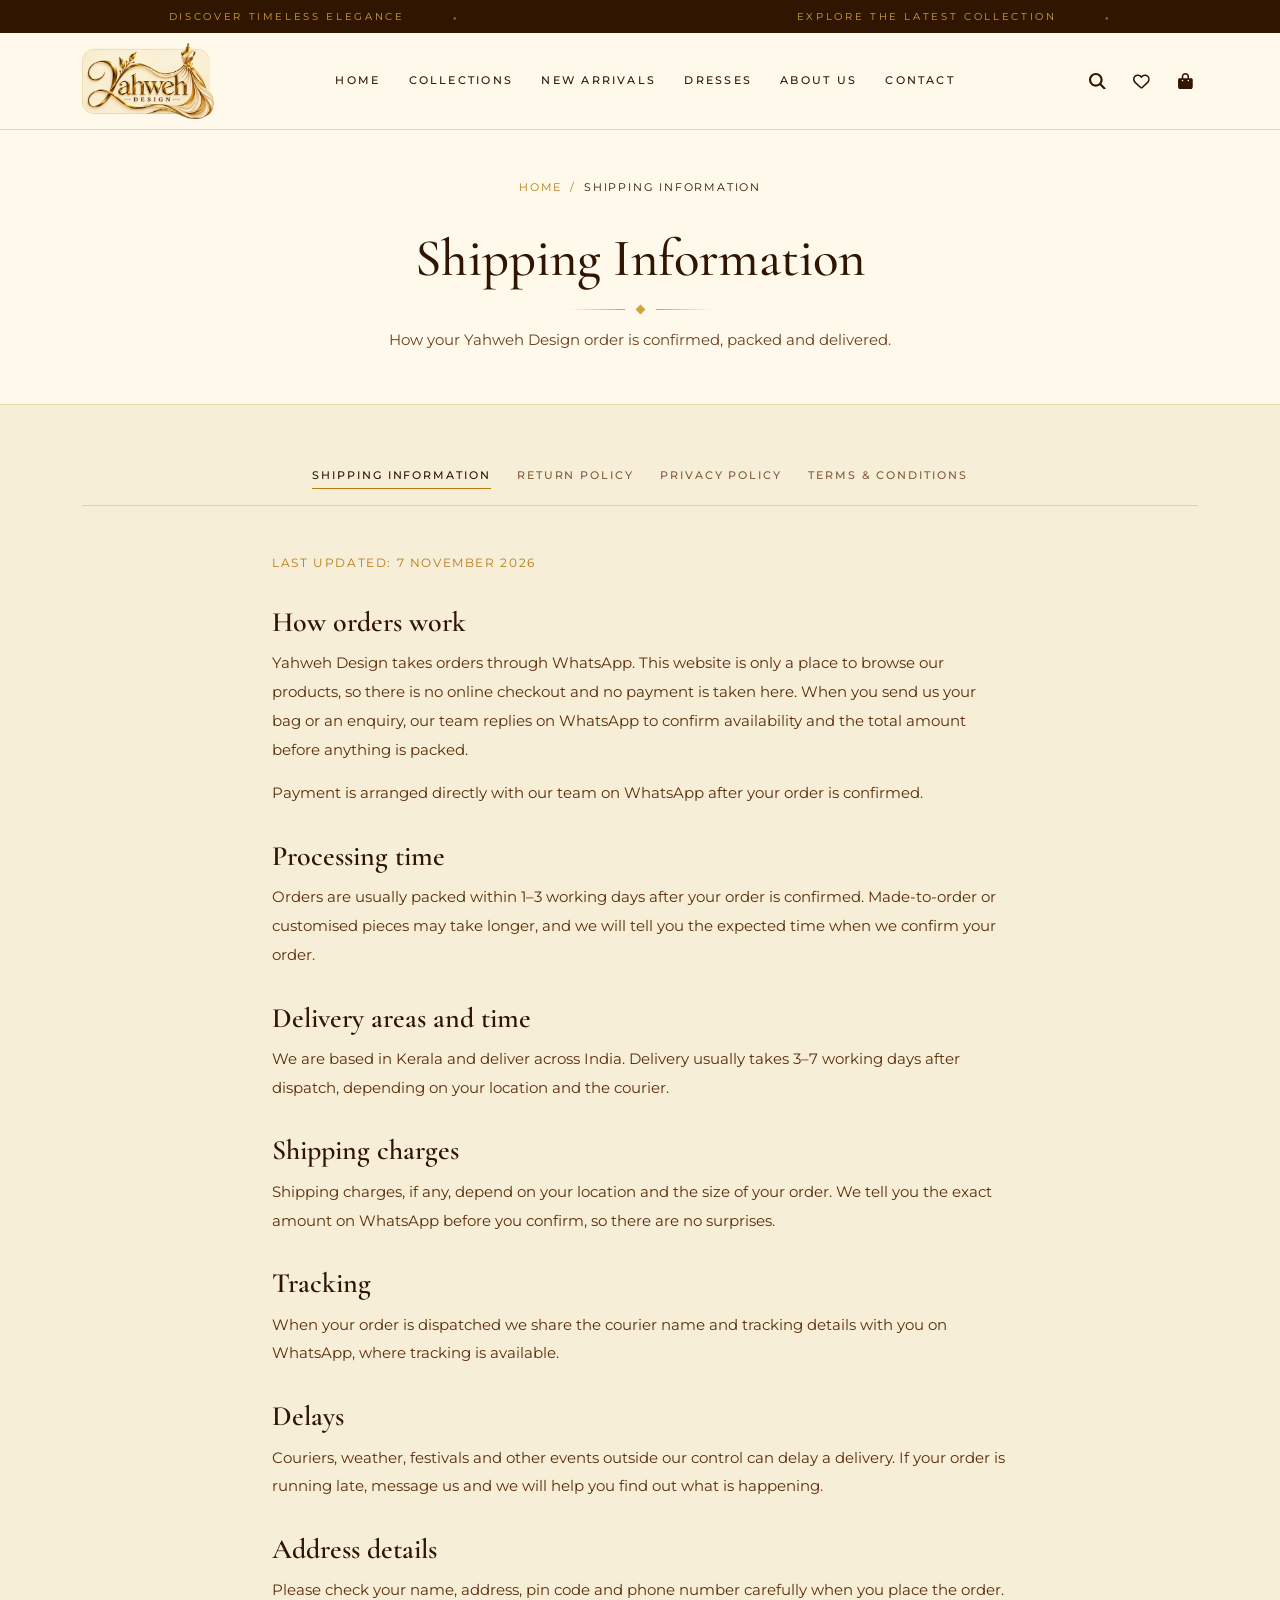
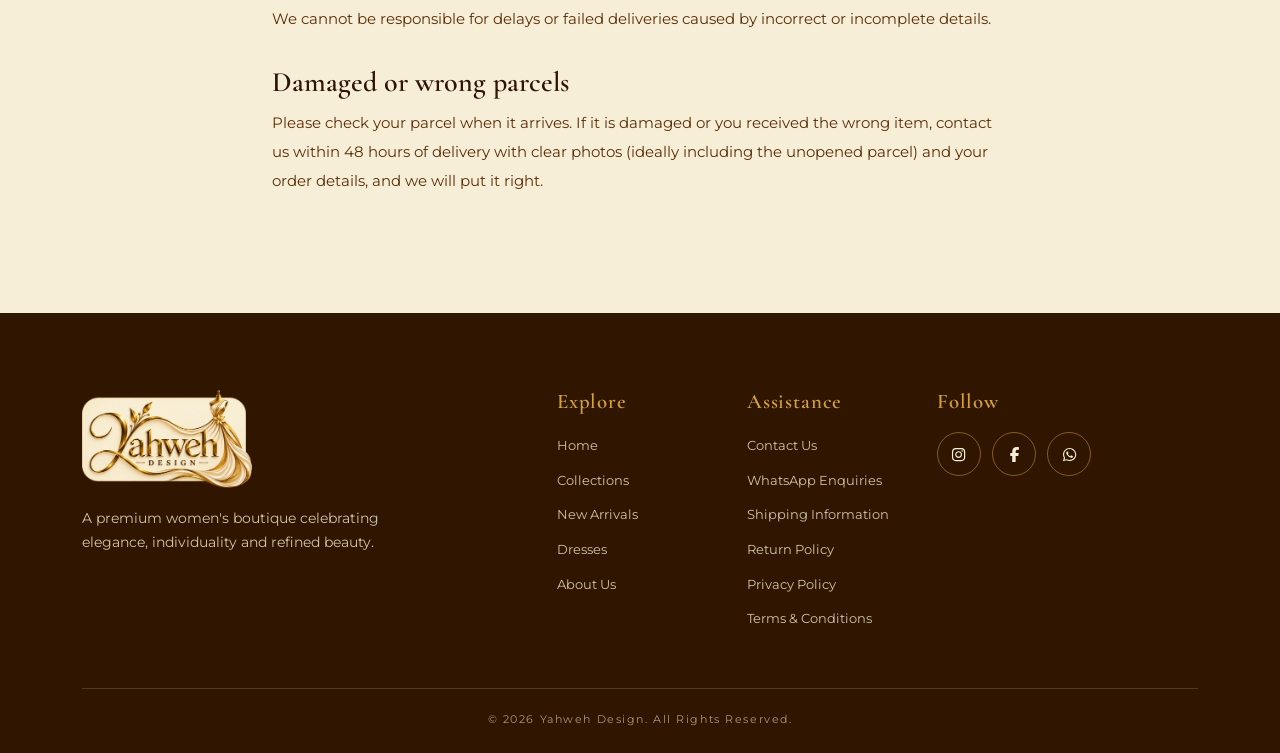
<file: shipping-policy.html>
<!DOCTYPE html>
<html lang="en">
<head>
  <meta charset="utf-8">
  <meta name="viewport" content="width=device-width, initial-scale=1">
  <title>Shipping Information | Yahweh Design</title>
  <meta name="description" content="Shipping Information — How your Yahweh Design order is confirmed, packed and delivered.">
  <meta name="theme-color" content="#301600">
  <link rel="icon" type="image/png" sizes="64x64" href="assets/images/Yahweh-favicon-64.png">

  <link rel="preconnect" href="https://cdn.jsdelivr.net" crossorigin>
  <link rel="preconnect" href="https://fonts.googleapis.com">
  <link rel="preconnect" href="https://fonts.gstatic.com" crossorigin>
  <link href="https://fonts.googleapis.com/css2?family=Cormorant+Garamond:ital,wght@0,500;0,600;1,500&family=Montserrat:wght@400;500;600&display=swap" rel="stylesheet">
  <link href="https://cdn.jsdelivr.net/npm/bootstrap@5.3.3/dist/css/bootstrap.min.css" rel="stylesheet" integrity="sha384-QWTKZyjpPEjISv5WaRU9OFeRpok6YctnYmDr5pNlyT2bRjXh0JMhjY6hW+ALEwIH" crossorigin="anonymous">
    <link href="css/home.css" rel="stylesheet">
  <link href="css/policy.css" rel="stylesheet">
  <script>document.documentElement.classList.add("js");</script>
</head>
<body id="top">
<!-- Icons: Font Awesome Free 6.5.2 (c) Fonticons, Inc. - CC BY 4.0 - https://fontawesome.com/license/free -->
<svg width="0" height="0" style="position:absolute" aria-hidden="true" focusable="false"><symbol id="i-menu" viewBox="0 0 512 512"><path d="M0 96C0 78.3 14.3 64 32 64H416c17.7 0 32 14.3 32 32s-14.3 32-32 32H32C14.3 128 0 113.7 0 96zM64 256c0-17.7 14.3-32 32-32H480c17.7 0 32 14.3 32 32s-14.3 32-32 32H96c-17.7 0-32-14.3-32-32zM448 416c0 17.7-14.3 32-32 32H32c-17.7 0-32-14.3-32-32s14.3-32 32-32H416c17.7 0 32 14.3 32 32z"/></symbol><symbol id="i-search" viewBox="0 0 512 512"><path d="M416 208c0 45.9-14.9 88.3-40 122.7L502.6 457.4c12.5 12.5 12.5 32.8 0 45.3s-32.8 12.5-45.3 0L330.7 376c-34.4 25.2-76.8 40-122.7 40C93.1 416 0 322.9 0 208S93.1 0 208 0S416 93.1 416 208zM208 352a144 144 0 1 0 0-288 144 144 0 1 0 0 288z"/></symbol><symbol id="i-bag" viewBox="0 0 448 512"><path d="M160 112c0-35.3 28.7-64 64-64s64 28.7 64 64v48H160V112zm-48 48H48c-26.5 0-48 21.5-48 48V416c0 53 43 96 96 96H352c53 0 96-43 96-96V208c0-26.5-21.5-48-48-48H336V112C336 50.1 285.9 0 224 0S112 50.1 112 112v48zm24 48a24 24 0 1 1 0 48 24 24 0 1 1 0-48zm152 24a24 24 0 1 1 48 0 24 24 0 1 1 -48 0z"/></symbol><symbol id="i-close" viewBox="0 0 384 512"><path d="M342.6 150.6c12.5-12.5 12.5-32.8 0-45.3s-32.8-12.5-45.3 0L192 210.7 86.6 105.4c-12.5-12.5-32.8-12.5-45.3 0s-12.5 32.8 0 45.3L146.7 256 41.4 361.4c-12.5 12.5-12.5 32.8 0 45.3s32.8 12.5 45.3 0L192 301.3 297.4 406.6c12.5 12.5 32.8 12.5 45.3 0s12.5-32.8 0-45.3L237.3 256 342.6 150.6z"/></symbol><symbol id="i-prev" viewBox="0 0 320 512"><path d="M9.4 233.4c-12.5 12.5-12.5 32.8 0 45.3l192 192c12.5 12.5 32.8 12.5 45.3 0s12.5-32.8 0-45.3L77.3 256 246.6 86.6c12.5-12.5 12.5-32.8 0-45.3s-32.8-12.5-45.3 0l-192 192z"/></symbol><symbol id="i-next" viewBox="0 0 320 512"><path d="M310.6 233.4c12.5 12.5 12.5 32.8 0 45.3l-192 192c-12.5 12.5-32.8 12.5-45.3 0s-12.5-32.8 0-45.3L242.7 256 73.4 86.6c-12.5-12.5-12.5-32.8 0-45.3s32.8-12.5 45.3 0l192 192z"/></symbol><symbol id="i-pen" viewBox="0 0 512 512"><path d="M368.4 18.3L312.7 74.1 437.9 199.3l55.7-55.7c21.9-21.9 21.9-57.3 0-79.2L447.6 18.3c-21.9-21.9-57.3-21.9-79.2 0zM288 94.6l-9.2 2.8L134.7 140.6c-19.9 6-35.7 21.2-42.3 41L3.8 445.8c-3.8 11.3-1 23.9 7.3 32.4L164.7 324.7c-3-6.3-4.7-13.3-4.7-20.7c0-26.5 21.5-48 48-48s48 21.5 48 48s-21.5 48-48 48c-7.4 0-14.4-1.7-20.7-4.7L33.7 500.9c8.6 8.3 21.1 11.2 32.4 7.3l264.3-88.6c19.7-6.6 35-22.4 41-42.3l43.2-144.1 2.8-9.2L288 94.6z"/></symbol><symbol id="i-care" viewBox="0 0 576 512"><path d="M163.9 136.9c-29.4-29.8-29.4-78.2 0-108s77-29.8 106.4 0l17.7 18 17.7-18c29.4-29.8 77-29.8 106.4 0s29.4 78.2 0 108L310.5 240.1c-6.2 6.3-14.3 9.4-22.5 9.4s-16.3-3.1-22.5-9.4L163.9 136.9zM568.2 336.3c13.1 17.8 9.3 42.8-8.5 55.9L433.1 485.5c-23.4 17.2-51.6 26.5-80.7 26.5H192 32c-17.7 0-32-14.3-32-32V416c0-17.7 14.3-32 32-32H68.8l44.9-36c22.7-18.2 50.9-28 80-28H272h16 64c17.7 0 32 14.3 32 32s-14.3 32-32 32H288 272c-8.8 0-16 7.2-16 16s7.2 16 16 16H392.6l119.7-88.2c17.8-13.1 42.8-9.3 55.9 8.5zM193.6 384l0 0-.9 0c.3 0 .6 0 .9 0z"/></symbol><symbol id="i-heart-on" viewBox="0 0 512 512"><path d="M47.6 300.4L228.3 469.1c7.5 7 17.4 10.9 27.7 10.9s20.2-3.9 27.7-10.9L464.4 300.4c30.4-28.3 47.6-68 47.6-109.5v-5.8c0-69.9-50.5-129.5-119.4-141C347 36.5 300.6 51.4 268 84L256 96 244 84c-32.6-32.6-79-47.5-124.6-39.9C50.5 55.6 0 115.2 0 185.1v5.8c0 41.5 17.2 81.2 47.6 109.5z"/></symbol><symbol id="i-heart" viewBox="0 0 512 512"><path d="M225.8 468.2l-2.5-2.3L48.1 303.2C17.4 274.7 0 234.7 0 192.8v-3.3c0-70.4 50-130.8 119.2-144C158.6 37.9 198.9 47 231 69.6c9 6.4 17.4 13.8 25 22.3c4.2-4.8 8.7-9.2 13.5-13.3c3.7-3.2 7.5-6.2 11.5-9c0 0 0 0 0 0C313.1 47 353.4 37.9 392.8 45.4C462 58.6 512 119.1 512 189.5v3.3c0 41.9-17.4 81.9-48.1 110.4L288.7 465.9l-2.5 2.3c-8.2 7.6-19 11.9-30.2 11.9s-22-4.2-30.2-11.9zM239.1 145c-.4-.3-.7-.7-1-1.1l-17.8-20c0 0-.1-.1-.1-.1c0 0 0 0 0 0c-23.1-25.9-58-37.7-92-31.2C81.6 101.5 48 142.1 48 189.5v3.3c0 28.5 11.9 55.8 32.8 75.2L256 430.7 431.2 268c20.9-19.4 32.8-46.7 32.8-75.2v-3.3c0-47.3-33.6-88-80.1-96.9c-34-6.5-69 5.4-92 31.2c0 0 0 0-.1 .1s0 0-.1 .1l-17.8 20c-.3 .4-.7 .7-1 1.1c-4.5 4.5-10.6 7-16.9 7s-12.4-2.5-16.9-7z"/></symbol><symbol id="i-gem" viewBox="0 0 512 512"><path d="M168.5 72L256 165l87.5-93h-175zM383.9 99.1L311.5 176h129L383.9 99.1zm50 124.9H256 78.1L256 420.3 433.9 224zM71.5 176h129L128.1 99.1 71.5 176zm434.3 40.1l-232 256c-4.5 5-11 7.9-17.8 7.9s-13.2-2.9-17.8-7.9l-232-256c-7.7-8.5-8.3-21.2-1.5-30.4l112-152c4.5-6.1 11.7-9.8 19.3-9.8H376c7.6 0 14.8 3.6 19.3 9.8l112 152c6.8 9.2 6.1 21.9-1.5 30.4z"/></symbol><symbol id="i-chat" viewBox="0 0 640 512"><path d="M88.2 309.1c9.8-18.3 6.8-40.8-7.5-55.8C59.4 230.9 48 204 48 176c0-63.5 63.8-128 160-128s160 64.5 160 128s-63.8 128-160 128c-13.1 0-25.8-1.3-37.8-3.6c-10.4-2-21.2-.6-30.7 4.2c-4.1 2.1-8.3 4.1-12.6 6c-16 7.2-32.9 13.5-49.9 18c2.8-4.6 5.4-9.1 7.9-13.6c1.1-1.9 2.2-3.9 3.2-5.9zM0 176c0 41.8 17.2 80.1 45.9 110.3c-.9 1.7-1.9 3.5-2.8 5.1c-10.3 18.4-22.3 36.5-36.6 52.1c-6.6 7-8.3 17.2-4.6 25.9C5.8 378.3 14.4 384 24 384c43 0 86.5-13.3 122.7-29.7c4.8-2.2 9.6-4.5 14.2-6.8c15.1 3 30.9 4.5 47.1 4.5c114.9 0 208-78.8 208-176S322.9 0 208 0S0 78.8 0 176zM432 480c16.2 0 31.9-1.6 47.1-4.5c4.6 2.3 9.4 4.6 14.2 6.8C529.5 498.7 573 512 616 512c9.6 0 18.2-5.7 22-14.5c3.8-8.8 2-19-4.6-25.9c-14.2-15.6-26.2-33.7-36.6-52.1c-.9-1.7-1.9-3.4-2.8-5.1C622.8 384.1 640 345.8 640 304c0-94.4-87.9-171.5-198.2-175.8c4.1 15.2 6.2 31.2 6.2 47.8l0 .6c87.2 6.7 144 67.5 144 127.4c0 28-11.4 54.9-32.7 77.2c-14.3 15-17.3 37.6-7.5 55.8c1.1 2 2.2 4 3.2 5.9c2.5 4.5 5.2 9 7.9 13.6c-17-4.5-33.9-10.7-49.9-18c-4.3-1.9-8.5-3.9-12.6-6c-9.5-4.8-20.3-6.2-30.7-4.2c-12.1 2.4-24.7 3.6-37.8 3.6c-61.7 0-110-26.5-136.8-62.3c-16 5.4-32.8 9.4-50 11.8C279 439.8 350 480 432 480z"/></symbol><symbol id="i-trash" viewBox="0 0 448 512"><path d="M170.5 51.6L151.5 80h145l-19-28.4c-1.5-2.2-4-3.6-6.7-3.6H177.1c-2.7 0-5.2 1.3-6.7 3.6zm147-26.6L354.2 80H368h48 8c13.3 0 24 10.7 24 24s-10.7 24-24 24h-8V432c0 44.2-35.8 80-80 80H112c-44.2 0-80-35.8-80-80V128H24c-13.3 0-24-10.7-24-24S10.7 80 24 80h8H80 93.8l36.7-55.1C140.9 9.4 158.4 0 177.1 0h93.7c18.7 0 36.2 9.4 46.6 24.9zM80 128V432c0 17.7 14.3 32 32 32H336c17.7 0 32-14.3 32-32V128H80zm80 64V400c0 8.8-7.2 16-16 16s-16-7.2-16-16V192c0-8.8 7.2-16 16-16s16 7.2 16 16zm80 0V400c0 8.8-7.2 16-16 16s-16-7.2-16-16V192c0-8.8 7.2-16 16-16s16 7.2 16 16zm80 0V400c0 8.8-7.2 16-16 16s-16-7.2-16-16V192c0-8.8 7.2-16 16-16s16 7.2 16 16z"/></symbol><symbol id="i-instagram" viewBox="0 0 448 512"><path d="M224.1 141c-63.6 0-114.9 51.3-114.9 114.9s51.3 114.9 114.9 114.9S339 319.5 339 255.9 287.7 141 224.1 141zm0 189.6c-41.1 0-74.7-33.5-74.7-74.7s33.5-74.7 74.7-74.7 74.7 33.5 74.7 74.7-33.6 74.7-74.7 74.7zm146.4-194.3c0 14.9-12 26.8-26.8 26.8-14.9 0-26.8-12-26.8-26.8s12-26.8 26.8-26.8 26.8 12 26.8 26.8zm76.1 27.2c-1.7-35.9-9.9-67.7-36.2-93.9-26.2-26.2-58-34.4-93.9-36.2-37-2.1-147.9-2.1-184.9 0-35.8 1.7-67.6 9.9-93.9 36.1s-34.4 58-36.2 93.9c-2.1 37-2.1 147.9 0 184.9 1.7 35.9 9.9 67.7 36.2 93.9s58 34.4 93.9 36.2c37 2.1 147.9 2.1 184.9 0 35.9-1.7 67.7-9.9 93.9-36.2 26.2-26.2 34.4-58 36.2-93.9 2.1-37 2.1-147.8 0-184.8zM398.8 388c-7.8 19.6-22.9 34.7-42.6 42.6-29.5 11.7-99.5 9-132.1 9s-102.7 2.6-132.1-9c-19.6-7.8-34.7-22.9-42.6-42.6-11.7-29.5-9-99.5-9-132.1s-2.6-102.7 9-132.1c7.8-19.6 22.9-34.7 42.6-42.6 29.5-11.7 99.5-9 132.1-9s102.7-2.6 132.1 9c19.6 7.8 34.7 22.9 42.6 42.6 11.7 29.5 9 99.5 9 132.1s2.7 102.7-9 132.1z"/></symbol><symbol id="i-facebook" viewBox="0 0 320 512"><path d="M80 299.3V512H196V299.3h86.5l18-97.8H196V166.9c0-51.7 20.3-71.5 72.7-71.5c16.3 0 29.4 .4 37 1.2V7.9C291.4 4 256.4 0 236.2 0C129.3 0 80 50.5 80 159.4v42.1H14v97.8H80z"/></symbol><symbol id="i-whatsapp" viewBox="0 0 448 512"><path d="M380.9 97.1C339 55.1 283.2 32 223.9 32c-122.4 0-222 99.6-222 222 0 39.1 10.2 77.3 29.6 111L0 480l117.7-30.9c32.4 17.7 68.9 27 106.1 27h.1c122.3 0 224.1-99.6 224.1-222 0-59.3-25.2-115-67.1-157zm-157 341.6c-33.2 0-65.7-8.9-94-25.7l-6.7-4-69.8 18.3L72 359.2l-4.4-7c-18.5-29.4-28.2-63.3-28.2-98.2 0-101.7 82.8-184.5 184.6-184.5 49.3 0 95.6 19.2 130.4 54.1 34.8 34.9 56.2 81.2 56.1 130.5 0 101.8-84.9 184.6-186.6 184.6zm101.2-138.2c-5.5-2.8-32.8-16.2-37.9-18-5.1-1.9-8.8-2.8-12.5 2.8-3.7 5.6-14.3 18-17.6 21.8-3.2 3.7-6.5 4.2-12 1.4-32.6-16.3-54-29.1-75.5-66-5.7-9.8 5.7-9.1 16.3-30.3 1.8-3.7.9-6.9-.5-9.7-1.4-2.8-12.5-30.1-17.1-41.2-4.5-10.8-9.1-9.3-12.5-9.5-3.2-.2-6.9-.2-10.6-.2-3.7 0-9.7 1.4-14.8 6.9-5.1 5.6-19.4 19-19.4 46.3 0 27.3 19.9 53.7 22.6 57.4 2.8 3.7 39.1 59.7 94.8 83.8 35.2 15.2 49 16.5 66.6 13.9 10.7-1.6 32.8-13.4 37.4-26.4 4.6-13 4.6-24.1 3.2-26.4-1.3-2.5-5-3.9-10.5-6.6z"/></symbol></svg>

  <a class="skip-link" href="#main">Skip to content</a>

  <!-- 1. Announcement bar -->
  <div class="announce" role="note" aria-label="Announcements">
    <div class="announce__track">
      <!-- One <p> per message; add or edit messages here (keep each short, single line) -->
      <p>Discover Timeless Elegance</p>
      <p>Explore the Latest Collection</p>
    </div>
  </div>

  <!-- 2. Header -->
  <header class="site-header" id="siteHeader">
    <div class="container-xl header-grid">
      <button class="icon-btn menu-toggle" id="menuOpen" type="button" aria-label="Open menu" aria-controls="navDrawer" aria-expanded="false">
        <svg class="i" aria-hidden="true"><use href="#i-menu"/></svg>
      </button>

      <a class="brand" href="index.html" aria-label="Yahweh Design — home">
        <img src="assets/images/Yahweh-logo.webp" alt="Yahweh Design" width="400" height="231" decoding="async">
      </a>

      <nav class="main-nav" aria-label="Primary">
        <ul>
          <li><a href="index.html">Home</a></li>
          <li><a href="index.html#collections">Collections</a></li>
          <li><a href="index.html#new-arrivals">New Arrivals</a></li>
          <li><a href="products.html">Dresses</a></li>
          <li><a href="about.html">About Us</a></li>
          <li><a href="contact.html">Contact</a></li>
        </ul>
      </nav>

      <div class="header-actions">
        <button class="icon-btn" id="searchToggle" type="button" aria-label="Search products" aria-expanded="false" aria-controls="searchPanel"><svg class="i" aria-hidden="true"><use href="#i-search"/></svg></button>
        <a class="icon-btn" id="wishlistBtn" href="wishlist.html" aria-label="Wishlist"><svg class="i" aria-hidden="true"><use href="#i-heart"/></svg><span class="count" data-wish-count hidden>0</span></a>
        <button class="icon-btn" id="cartOpen" type="button" aria-label="Open shopping bag" aria-controls="cartDrawer"><svg class="i" aria-hidden="true"><use href="#i-bag"/></svg><span class="count" data-cart-count hidden>0</span></button>
      </div>
    </div>

    <div class="search-panel" id="searchPanel" aria-hidden="true">
      <form class="container-xl search-form" id="searchForm" role="search" action="search-results.html" method="get" data-search-form>
        <label class="visually-hidden" for="searchInput">Search products</label>
        <input id="searchInput" name="q" type="search" placeholder="Search dresses, ethnic wear, co-ords…" autocomplete="off">
        <button type="submit" class="btn-vd btn-vd--dark">Search</button>
        <button type="button" class="icon-btn" id="searchClose" aria-label="Close search"><svg class="i" aria-hidden="true"><use href="#i-close"/></svg></button>
      </form>
    </div>
  </header>

  <!-- Mobile navigation drawer -->
  <div class="backdrop" id="backdrop" hidden></div>
  <aside class="drawer drawer--left" id="navDrawer" aria-label="Menu" aria-hidden="true">
    <div class="drawer__head">
      <img src="assets/images/Yahweh-logo.webp" alt="Yahweh Design" width="400" height="231" loading="lazy" decoding="async">
      <button class="icon-btn" type="button" data-close-drawer aria-label="Close menu"><svg class="i" aria-hidden="true"><use href="#i-close"/></svg></button>
    </div>
    <nav class="drawer__nav" aria-label="Mobile">
      <a href="index.html">Home</a>
      <a href="index.html#collections">Collections</a>
      <a href="index.html#new-arrivals">New Arrivals</a>
      <a href="products.html">Dresses</a>
      <a href="about.html">About Us</a>
      <a href="contact.html">Contact</a>
    </nav>
    <div class="drawer__foot">
      <button type="button" class="drawer__shortcut" data-open-cart><svg class="i" aria-hidden="true"><use href="#i-bag"/></svg> Shopping Bag <span class="count count--inline" data-cart-count hidden>0</span></button>
      <a class="drawer__shortcut" href="wishlist.html"><svg class="i" aria-hidden="true"><use href="#i-heart"/></svg> Wishlist <span class="count count--inline" data-wish-count hidden>0</span></a>
    </div>
  </aside>

  <main id="main">
    <section class="policy-head">
      <div class="container-xl">
        <nav aria-label="Breadcrumb">
          <ol class="policy-crumbs">
            <li><a href="index.html">Home</a></li>
            <li aria-current="page">Shipping Information</li>
          </ol>
        </nav>
        <h1 class="display">Shipping Information</h1>
        <div class="orn" aria-hidden="true"><span></span><i></i><span></span></div>
        <p class="sub">How your Yahweh Design order is confirmed, packed and delivered.</p>
      </div>
    </section>

    <section class="section policy" aria-label="Shipping Information">
      <div class="container-xl">
        <nav class="policy__nav" aria-label="Policies">
          <ul>
            <li><a href="shipping-policy.html" aria-current="page">Shipping Information</a></li>
            <li><a href="return-policy.html">Return Policy</a></li>
            <li><a href="privacy-policy.html">Privacy Policy</a></li>
            <li><a href="terms-and-conditions.html">Terms &amp; Conditions</a></li>
          </ul>
        </nav>
        <article class="policy__body">
          <p class="policy__date">Last updated: 7 November 2026</p>
        <section class="policy__section" aria-labelledby="h1">
          <h2 id="h1">How orders work</h2>
          <p>Yahweh Design takes orders through WhatsApp. This website is only a place to browse our products, so there is no online checkout and no payment is taken here. When you send us your bag or an enquiry, our team replies on WhatsApp to confirm availability and the total amount before anything is packed.</p>
          <p>Payment is arranged directly with our team on WhatsApp after your order is confirmed.</p>
        </section>
        <section class="policy__section" aria-labelledby="h2">
          <h2 id="h2">Processing time</h2>
          <p>Orders are usually packed within 1&ndash;3 working days after your order is confirmed. Made-to-order or customised pieces may take longer, and we will tell you the expected time when we confirm your order.</p>
        </section>
        <section class="policy__section" aria-labelledby="h3">
          <h2 id="h3">Delivery areas and time</h2>
          <p>We are based in Kerala and deliver across India. Delivery usually takes 3&ndash;7 working days after dispatch, depending on your location and the courier.</p>
        </section>
        <section class="policy__section" aria-labelledby="h4">
          <h2 id="h4">Shipping charges</h2>
          <p>Shipping charges, if any, depend on your location and the size of your order. We tell you the exact amount on WhatsApp before you confirm, so there are no surprises.</p>
        </section>
        <section class="policy__section" aria-labelledby="h5">
          <h2 id="h5">Tracking</h2>
          <p>When your order is dispatched we share the courier name and tracking details with you on WhatsApp, where tracking is available.</p>
        </section>
        <section class="policy__section" aria-labelledby="h6">
          <h2 id="h6">Delays</h2>
          <p>Couriers, weather, festivals and other events outside our control can delay a delivery. If your order is running late, message us and we will help you find out what is happening.</p>
        </section>
        <section class="policy__section" aria-labelledby="h7">
          <h2 id="h7">Address details</h2>
          <p>Please check your name, address, pin code and phone number carefully when you place the order. We cannot be responsible for delays or failed deliveries caused by incorrect or incomplete details.</p>
        </section>
        <section class="policy__section" aria-labelledby="h8">
          <h2 id="h8">Damaged or wrong parcels</h2>
          <p>Please check your parcel when it arrives. If it is damaged or you received the wrong item, contact us within 48 hours of delivery with clear photos (ideally including the unopened parcel) and your order details, and we will put it right.</p>
        </section>
        </article>
      </div>
    </section>
  </main>

  <!-- 12. Footer -->
  <footer class="site-footer" id="contact">
    <div class="container-xl">
      <div class="row g-4">
        <div class="col-lg-4">
          <img class="footer__logo" src="assets/images/Yahweh-logo.webp" alt="Yahweh Design" width="400" height="231" loading="lazy" decoding="async">
          <p class="footer__about">A premium women's boutique celebrating elegance, individuality and refined beauty.</p>
        </div>
        <div class="col-6 col-lg-2 offset-lg-1">
          <h3>Explore</h3>
          <ul>
            <li><a href="index.html">Home</a></li>
            <li><a href="index.html#collections">Collections</a></li>
            <li><a href="index.html#new-arrivals">New Arrivals</a></li>
            <li><a href="products.html">Dresses</a></li>
            <li><a href="about.html">About Us</a></li>
          </ul>
        </div>
        <div class="col-6 col-lg-2">
          <h3>Assistance</h3>
          <ul>
            <li><a href="contact.html">Contact Us</a></li>
            <li><a href="#" data-wa-enquiry>WhatsApp Enquiries</a></li>
            <li><a href="shipping-policy.html">Shipping Information</a></li>
            <li><a href="return-policy.html">Return Policy</a></li>
            <li><a href="privacy-policy.html">Privacy Policy</a></li>
            <li><a href="terms-and-conditions.html">Terms &amp; Conditions</a></li>
          </ul>
        </div>
        <div class="col-lg-3">
          <h3>Follow</h3>
          <div class="footer__social">
            <a data-social="instagram" href="#" aria-label="Instagram"><svg class="i" aria-hidden="true"><use href="#i-instagram"/></svg></a>
            <a data-social="facebook" href="#" aria-label="Facebook"><svg class="i" aria-hidden="true"><use href="#i-facebook"/></svg></a>
            <a data-wa-enquiry href="#" aria-label="WhatsApp"><svg class="i" aria-hidden="true"><use href="#i-whatsapp"/></svg></a>
          </div>
        </div>
      </div>
      <div class="footer__bottom"><p>&copy; 2026 Yahweh Design. All Rights Reserved.</p></div>
    </div>
  </footer>

  <!-- Cart drawer -->
  <aside class="drawer drawer--right" id="cartDrawer" aria-label="Shopping bag" aria-hidden="true">
    <div class="drawer__head">
      <h2 class="drawer__title">Your Bag <span id="cartHeadCount"></span></h2>
      <button class="icon-btn" type="button" data-close-drawer aria-label="Close shopping bag"><svg class="i" aria-hidden="true"><use href="#i-close"/></svg></button>
    </div>
    <div class="cart__body" id="cartBody"></div>
    <div class="cart__foot" id="cartFoot" hidden>
      <div class="cart__subtotal"><span>Subtotal</span><strong id="cartSubtotal">₹0</strong></div>
      <p class="cart__note">Orders are confirmed with our boutique team on WhatsApp. No online payment is taken here.</p>
      <button class="btn-vd btn-vd--wa" id="cartOrder" type="button"><svg class="i" aria-hidden="true"><use href="#i-whatsapp"/></svg> Order via WhatsApp</button>
    </div>
  </aside>

  <div class="toast-vd" id="toast" role="status" aria-live="polite"></div>

  <script src="js/home.js" defer></script>
</body>
</html>
</file>
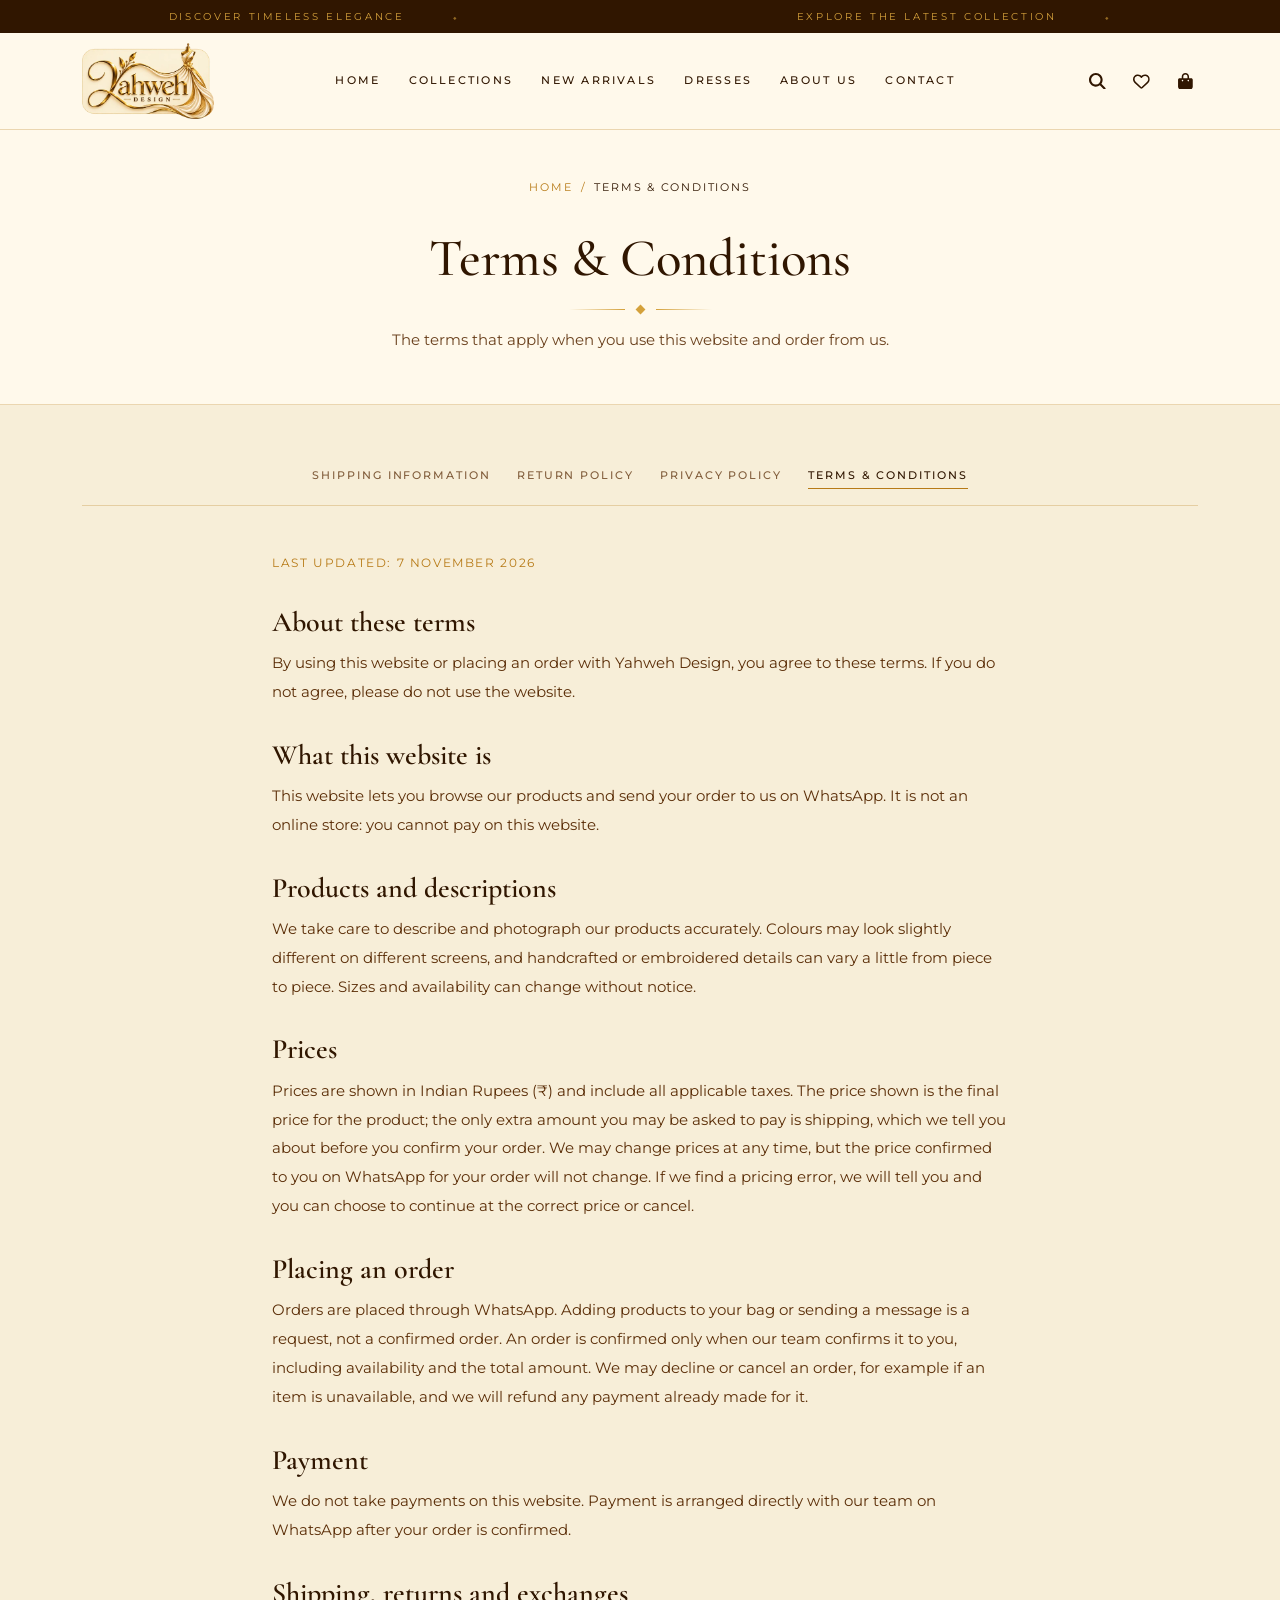
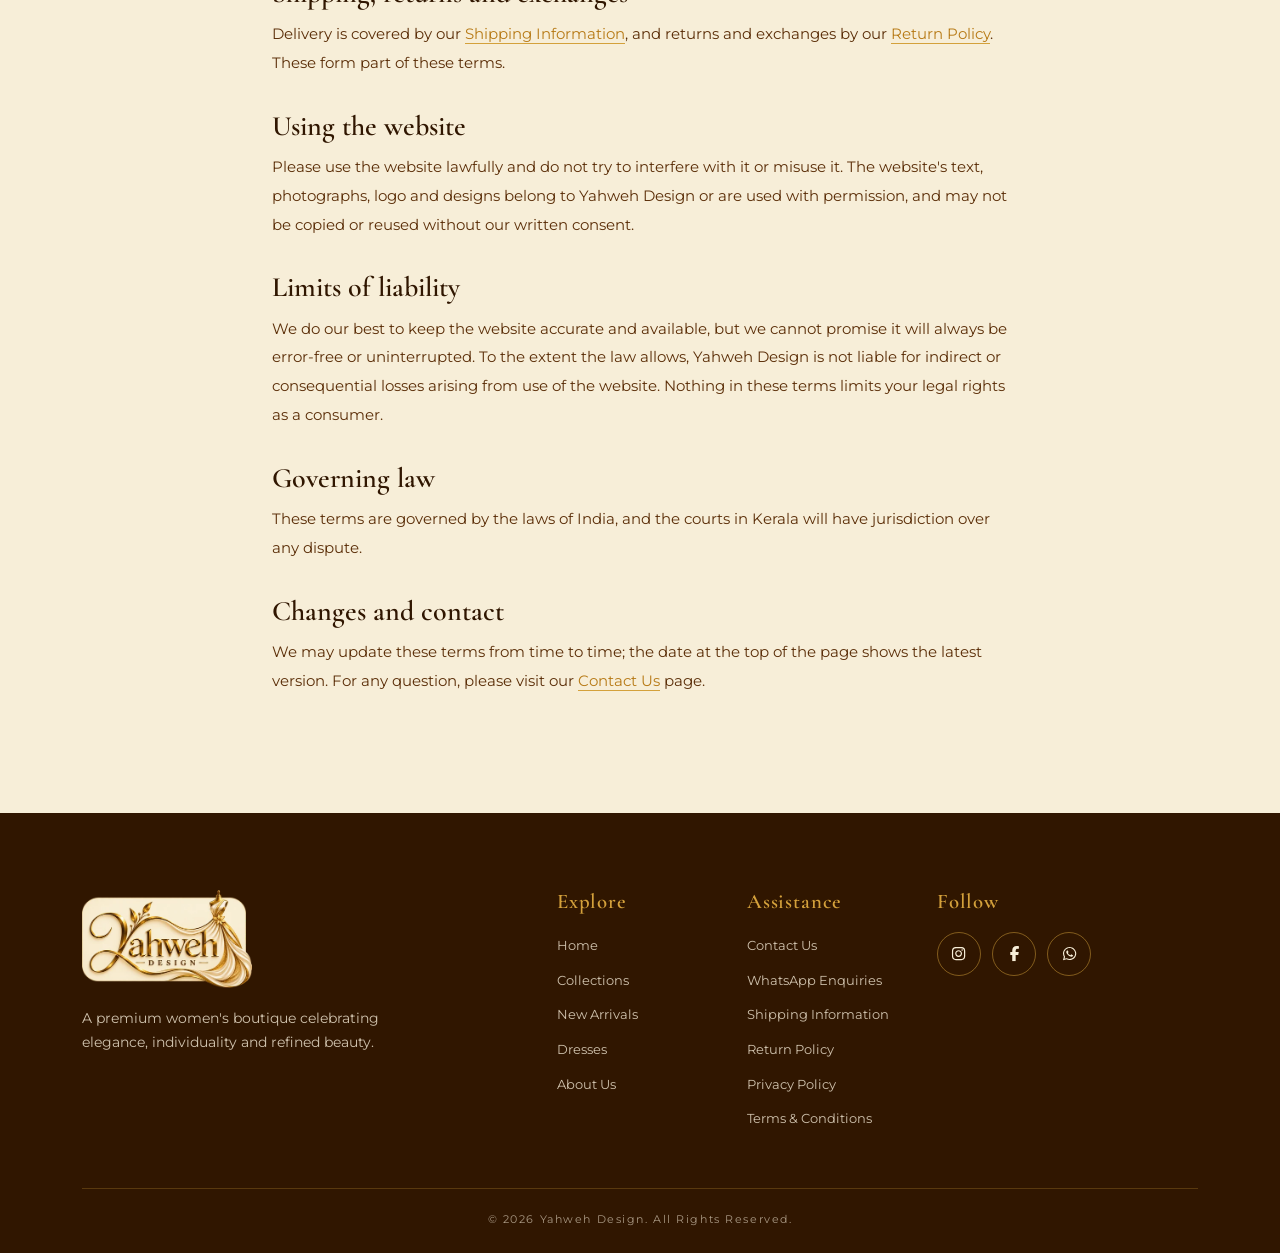
<file: terms-and-conditions.html>
<!DOCTYPE html>
<html lang="en">
<head>
  <meta charset="utf-8">
  <meta name="viewport" content="width=device-width, initial-scale=1">
  <title>Terms &amp; Conditions | Yahweh Design</title>
  <meta name="description" content="Terms &amp; Conditions — The terms that apply when you use this website and order from us.">
  <meta name="theme-color" content="#301600">
  <link rel="icon" type="image/png" sizes="64x64" href="assets/images/Yahweh-favicon-64.png">

  <link rel="preconnect" href="https://cdn.jsdelivr.net" crossorigin>
  <link rel="preconnect" href="https://fonts.googleapis.com">
  <link rel="preconnect" href="https://fonts.gstatic.com" crossorigin>
  <link href="https://fonts.googleapis.com/css2?family=Cormorant+Garamond:ital,wght@0,500;0,600;1,500&family=Montserrat:wght@400;500;600&display=swap" rel="stylesheet">
  <link href="https://cdn.jsdelivr.net/npm/bootstrap@5.3.3/dist/css/bootstrap.min.css" rel="stylesheet" integrity="sha384-QWTKZyjpPEjISv5WaRU9OFeRpok6YctnYmDr5pNlyT2bRjXh0JMhjY6hW+ALEwIH" crossorigin="anonymous">
    <link href="css/home.css" rel="stylesheet">
  <link href="css/policy.css" rel="stylesheet">
  <script>document.documentElement.classList.add("js");</script>
</head>
<body id="top">
<!-- Icons: Font Awesome Free 6.5.2 (c) Fonticons, Inc. - CC BY 4.0 - https://fontawesome.com/license/free -->
<svg width="0" height="0" style="position:absolute" aria-hidden="true" focusable="false"><symbol id="i-menu" viewBox="0 0 512 512"><path d="M0 96C0 78.3 14.3 64 32 64H416c17.7 0 32 14.3 32 32s-14.3 32-32 32H32C14.3 128 0 113.7 0 96zM64 256c0-17.7 14.3-32 32-32H480c17.7 0 32 14.3 32 32s-14.3 32-32 32H96c-17.7 0-32-14.3-32-32zM448 416c0 17.7-14.3 32-32 32H32c-17.7 0-32-14.3-32-32s14.3-32 32-32H416c17.7 0 32 14.3 32 32z"/></symbol><symbol id="i-search" viewBox="0 0 512 512"><path d="M416 208c0 45.9-14.9 88.3-40 122.7L502.6 457.4c12.5 12.5 12.5 32.8 0 45.3s-32.8 12.5-45.3 0L330.7 376c-34.4 25.2-76.8 40-122.7 40C93.1 416 0 322.9 0 208S93.1 0 208 0S416 93.1 416 208zM208 352a144 144 0 1 0 0-288 144 144 0 1 0 0 288z"/></symbol><symbol id="i-bag" viewBox="0 0 448 512"><path d="M160 112c0-35.3 28.7-64 64-64s64 28.7 64 64v48H160V112zm-48 48H48c-26.5 0-48 21.5-48 48V416c0 53 43 96 96 96H352c53 0 96-43 96-96V208c0-26.5-21.5-48-48-48H336V112C336 50.1 285.9 0 224 0S112 50.1 112 112v48zm24 48a24 24 0 1 1 0 48 24 24 0 1 1 0-48zm152 24a24 24 0 1 1 48 0 24 24 0 1 1 -48 0z"/></symbol><symbol id="i-close" viewBox="0 0 384 512"><path d="M342.6 150.6c12.5-12.5 12.5-32.8 0-45.3s-32.8-12.5-45.3 0L192 210.7 86.6 105.4c-12.5-12.5-32.8-12.5-45.3 0s-12.5 32.8 0 45.3L146.7 256 41.4 361.4c-12.5 12.5-12.5 32.8 0 45.3s32.8 12.5 45.3 0L192 301.3 297.4 406.6c12.5 12.5 32.8 12.5 45.3 0s12.5-32.8 0-45.3L237.3 256 342.6 150.6z"/></symbol><symbol id="i-prev" viewBox="0 0 320 512"><path d="M9.4 233.4c-12.5 12.5-12.5 32.8 0 45.3l192 192c12.5 12.5 32.8 12.5 45.3 0s12.5-32.8 0-45.3L77.3 256 246.6 86.6c12.5-12.5 12.5-32.8 0-45.3s-32.8-12.5-45.3 0l-192 192z"/></symbol><symbol id="i-next" viewBox="0 0 320 512"><path d="M310.6 233.4c12.5 12.5 12.5 32.8 0 45.3l-192 192c-12.5 12.5-32.8 12.5-45.3 0s-12.5-32.8 0-45.3L242.7 256 73.4 86.6c-12.5-12.5-12.5-32.8 0-45.3s32.8-12.5 45.3 0l192 192z"/></symbol><symbol id="i-pen" viewBox="0 0 512 512"><path d="M368.4 18.3L312.7 74.1 437.9 199.3l55.7-55.7c21.9-21.9 21.9-57.3 0-79.2L447.6 18.3c-21.9-21.9-57.3-21.9-79.2 0zM288 94.6l-9.2 2.8L134.7 140.6c-19.9 6-35.7 21.2-42.3 41L3.8 445.8c-3.8 11.3-1 23.9 7.3 32.4L164.7 324.7c-3-6.3-4.7-13.3-4.7-20.7c0-26.5 21.5-48 48-48s48 21.5 48 48s-21.5 48-48 48c-7.4 0-14.4-1.7-20.7-4.7L33.7 500.9c8.6 8.3 21.1 11.2 32.4 7.3l264.3-88.6c19.7-6.6 35-22.4 41-42.3l43.2-144.1 2.8-9.2L288 94.6z"/></symbol><symbol id="i-care" viewBox="0 0 576 512"><path d="M163.9 136.9c-29.4-29.8-29.4-78.2 0-108s77-29.8 106.4 0l17.7 18 17.7-18c29.4-29.8 77-29.8 106.4 0s29.4 78.2 0 108L310.5 240.1c-6.2 6.3-14.3 9.4-22.5 9.4s-16.3-3.1-22.5-9.4L163.9 136.9zM568.2 336.3c13.1 17.8 9.3 42.8-8.5 55.9L433.1 485.5c-23.4 17.2-51.6 26.5-80.7 26.5H192 32c-17.7 0-32-14.3-32-32V416c0-17.7 14.3-32 32-32H68.8l44.9-36c22.7-18.2 50.9-28 80-28H272h16 64c17.7 0 32 14.3 32 32s-14.3 32-32 32H288 272c-8.8 0-16 7.2-16 16s7.2 16 16 16H392.6l119.7-88.2c17.8-13.1 42.8-9.3 55.9 8.5zM193.6 384l0 0-.9 0c.3 0 .6 0 .9 0z"/></symbol><symbol id="i-heart-on" viewBox="0 0 512 512"><path d="M47.6 300.4L228.3 469.1c7.5 7 17.4 10.9 27.7 10.9s20.2-3.9 27.7-10.9L464.4 300.4c30.4-28.3 47.6-68 47.6-109.5v-5.8c0-69.9-50.5-129.5-119.4-141C347 36.5 300.6 51.4 268 84L256 96 244 84c-32.6-32.6-79-47.5-124.6-39.9C50.5 55.6 0 115.2 0 185.1v5.8c0 41.5 17.2 81.2 47.6 109.5z"/></symbol><symbol id="i-heart" viewBox="0 0 512 512"><path d="M225.8 468.2l-2.5-2.3L48.1 303.2C17.4 274.7 0 234.7 0 192.8v-3.3c0-70.4 50-130.8 119.2-144C158.6 37.9 198.9 47 231 69.6c9 6.4 17.4 13.8 25 22.3c4.2-4.8 8.7-9.2 13.5-13.3c3.7-3.2 7.5-6.2 11.5-9c0 0 0 0 0 0C313.1 47 353.4 37.9 392.8 45.4C462 58.6 512 119.1 512 189.5v3.3c0 41.9-17.4 81.9-48.1 110.4L288.7 465.9l-2.5 2.3c-8.2 7.6-19 11.9-30.2 11.9s-22-4.2-30.2-11.9zM239.1 145c-.4-.3-.7-.7-1-1.1l-17.8-20c0 0-.1-.1-.1-.1c0 0 0 0 0 0c-23.1-25.9-58-37.7-92-31.2C81.6 101.5 48 142.1 48 189.5v3.3c0 28.5 11.9 55.8 32.8 75.2L256 430.7 431.2 268c20.9-19.4 32.8-46.7 32.8-75.2v-3.3c0-47.3-33.6-88-80.1-96.9c-34-6.5-69 5.4-92 31.2c0 0 0 0-.1 .1s0 0-.1 .1l-17.8 20c-.3 .4-.7 .7-1 1.1c-4.5 4.5-10.6 7-16.9 7s-12.4-2.5-16.9-7z"/></symbol><symbol id="i-gem" viewBox="0 0 512 512"><path d="M168.5 72L256 165l87.5-93h-175zM383.9 99.1L311.5 176h129L383.9 99.1zm50 124.9H256 78.1L256 420.3 433.9 224zM71.5 176h129L128.1 99.1 71.5 176zm434.3 40.1l-232 256c-4.5 5-11 7.9-17.8 7.9s-13.2-2.9-17.8-7.9l-232-256c-7.7-8.5-8.3-21.2-1.5-30.4l112-152c4.5-6.1 11.7-9.8 19.3-9.8H376c7.6 0 14.8 3.6 19.3 9.8l112 152c6.8 9.2 6.1 21.9-1.5 30.4z"/></symbol><symbol id="i-chat" viewBox="0 0 640 512"><path d="M88.2 309.1c9.8-18.3 6.8-40.8-7.5-55.8C59.4 230.9 48 204 48 176c0-63.5 63.8-128 160-128s160 64.5 160 128s-63.8 128-160 128c-13.1 0-25.8-1.3-37.8-3.6c-10.4-2-21.2-.6-30.7 4.2c-4.1 2.1-8.3 4.1-12.6 6c-16 7.2-32.9 13.5-49.9 18c2.8-4.6 5.4-9.1 7.9-13.6c1.1-1.9 2.2-3.9 3.2-5.9zM0 176c0 41.8 17.2 80.1 45.9 110.3c-.9 1.7-1.9 3.5-2.8 5.1c-10.3 18.4-22.3 36.5-36.6 52.1c-6.6 7-8.3 17.2-4.6 25.9C5.8 378.3 14.4 384 24 384c43 0 86.5-13.3 122.7-29.7c4.8-2.2 9.6-4.5 14.2-6.8c15.1 3 30.9 4.5 47.1 4.5c114.9 0 208-78.8 208-176S322.9 0 208 0S0 78.8 0 176zM432 480c16.2 0 31.9-1.6 47.1-4.5c4.6 2.3 9.4 4.6 14.2 6.8C529.5 498.7 573 512 616 512c9.6 0 18.2-5.7 22-14.5c3.8-8.8 2-19-4.6-25.9c-14.2-15.6-26.2-33.7-36.6-52.1c-.9-1.7-1.9-3.4-2.8-5.1C622.8 384.1 640 345.8 640 304c0-94.4-87.9-171.5-198.2-175.8c4.1 15.2 6.2 31.2 6.2 47.8l0 .6c87.2 6.7 144 67.5 144 127.4c0 28-11.4 54.9-32.7 77.2c-14.3 15-17.3 37.6-7.5 55.8c1.1 2 2.2 4 3.2 5.9c2.5 4.5 5.2 9 7.9 13.6c-17-4.5-33.9-10.7-49.9-18c-4.3-1.9-8.5-3.9-12.6-6c-9.5-4.8-20.3-6.2-30.7-4.2c-12.1 2.4-24.7 3.6-37.8 3.6c-61.7 0-110-26.5-136.8-62.3c-16 5.4-32.8 9.4-50 11.8C279 439.8 350 480 432 480z"/></symbol><symbol id="i-trash" viewBox="0 0 448 512"><path d="M170.5 51.6L151.5 80h145l-19-28.4c-1.5-2.2-4-3.6-6.7-3.6H177.1c-2.7 0-5.2 1.3-6.7 3.6zm147-26.6L354.2 80H368h48 8c13.3 0 24 10.7 24 24s-10.7 24-24 24h-8V432c0 44.2-35.8 80-80 80H112c-44.2 0-80-35.8-80-80V128H24c-13.3 0-24-10.7-24-24S10.7 80 24 80h8H80 93.8l36.7-55.1C140.9 9.4 158.4 0 177.1 0h93.7c18.7 0 36.2 9.4 46.6 24.9zM80 128V432c0 17.7 14.3 32 32 32H336c17.7 0 32-14.3 32-32V128H80zm80 64V400c0 8.8-7.2 16-16 16s-16-7.2-16-16V192c0-8.8 7.2-16 16-16s16 7.2 16 16zm80 0V400c0 8.8-7.2 16-16 16s-16-7.2-16-16V192c0-8.8 7.2-16 16-16s16 7.2 16 16zm80 0V400c0 8.8-7.2 16-16 16s-16-7.2-16-16V192c0-8.8 7.2-16 16-16s16 7.2 16 16z"/></symbol><symbol id="i-instagram" viewBox="0 0 448 512"><path d="M224.1 141c-63.6 0-114.9 51.3-114.9 114.9s51.3 114.9 114.9 114.9S339 319.5 339 255.9 287.7 141 224.1 141zm0 189.6c-41.1 0-74.7-33.5-74.7-74.7s33.5-74.7 74.7-74.7 74.7 33.5 74.7 74.7-33.6 74.7-74.7 74.7zm146.4-194.3c0 14.9-12 26.8-26.8 26.8-14.9 0-26.8-12-26.8-26.8s12-26.8 26.8-26.8 26.8 12 26.8 26.8zm76.1 27.2c-1.7-35.9-9.9-67.7-36.2-93.9-26.2-26.2-58-34.4-93.9-36.2-37-2.1-147.9-2.1-184.9 0-35.8 1.7-67.6 9.9-93.9 36.1s-34.4 58-36.2 93.9c-2.1 37-2.1 147.9 0 184.9 1.7 35.9 9.9 67.7 36.2 93.9s58 34.4 93.9 36.2c37 2.1 147.9 2.1 184.9 0 35.9-1.7 67.7-9.9 93.9-36.2 26.2-26.2 34.4-58 36.2-93.9 2.1-37 2.1-147.8 0-184.8zM398.8 388c-7.8 19.6-22.9 34.7-42.6 42.6-29.5 11.7-99.5 9-132.1 9s-102.7 2.6-132.1-9c-19.6-7.8-34.7-22.9-42.6-42.6-11.7-29.5-9-99.5-9-132.1s-2.6-102.7 9-132.1c7.8-19.6 22.9-34.7 42.6-42.6 29.5-11.7 99.5-9 132.1-9s102.7-2.6 132.1 9c19.6 7.8 34.7 22.9 42.6 42.6 11.7 29.5 9 99.5 9 132.1s2.7 102.7-9 132.1z"/></symbol><symbol id="i-facebook" viewBox="0 0 320 512"><path d="M80 299.3V512H196V299.3h86.5l18-97.8H196V166.9c0-51.7 20.3-71.5 72.7-71.5c16.3 0 29.4 .4 37 1.2V7.9C291.4 4 256.4 0 236.2 0C129.3 0 80 50.5 80 159.4v42.1H14v97.8H80z"/></symbol><symbol id="i-whatsapp" viewBox="0 0 448 512"><path d="M380.9 97.1C339 55.1 283.2 32 223.9 32c-122.4 0-222 99.6-222 222 0 39.1 10.2 77.3 29.6 111L0 480l117.7-30.9c32.4 17.7 68.9 27 106.1 27h.1c122.3 0 224.1-99.6 224.1-222 0-59.3-25.2-115-67.1-157zm-157 341.6c-33.2 0-65.7-8.9-94-25.7l-6.7-4-69.8 18.3L72 359.2l-4.4-7c-18.5-29.4-28.2-63.3-28.2-98.2 0-101.7 82.8-184.5 184.6-184.5 49.3 0 95.6 19.2 130.4 54.1 34.8 34.9 56.2 81.2 56.1 130.5 0 101.8-84.9 184.6-186.6 184.6zm101.2-138.2c-5.5-2.8-32.8-16.2-37.9-18-5.1-1.9-8.8-2.8-12.5 2.8-3.7 5.6-14.3 18-17.6 21.8-3.2 3.7-6.5 4.2-12 1.4-32.6-16.3-54-29.1-75.5-66-5.7-9.8 5.7-9.1 16.3-30.3 1.8-3.7.9-6.9-.5-9.7-1.4-2.8-12.5-30.1-17.1-41.2-4.5-10.8-9.1-9.3-12.5-9.5-3.2-.2-6.9-.2-10.6-.2-3.7 0-9.7 1.4-14.8 6.9-5.1 5.6-19.4 19-19.4 46.3 0 27.3 19.9 53.7 22.6 57.4 2.8 3.7 39.1 59.7 94.8 83.8 35.2 15.2 49 16.5 66.6 13.9 10.7-1.6 32.8-13.4 37.4-26.4 4.6-13 4.6-24.1 3.2-26.4-1.3-2.5-5-3.9-10.5-6.6z"/></symbol></svg>

  <a class="skip-link" href="#main">Skip to content</a>

  <!-- 1. Announcement bar -->
  <div class="announce" role="note" aria-label="Announcements">
    <div class="announce__track">
      <!-- One <p> per message; add or edit messages here (keep each short, single line) -->
      <p>Discover Timeless Elegance</p>
      <p>Explore the Latest Collection</p>
    </div>
  </div>

  <!-- 2. Header -->
  <header class="site-header" id="siteHeader">
    <div class="container-xl header-grid">
      <button class="icon-btn menu-toggle" id="menuOpen" type="button" aria-label="Open menu" aria-controls="navDrawer" aria-expanded="false">
        <svg class="i" aria-hidden="true"><use href="#i-menu"/></svg>
      </button>

      <a class="brand" href="index.html" aria-label="Yahweh Design — home">
        <img src="assets/images/Yahweh-logo.webp" alt="Yahweh Design" width="400" height="231" decoding="async">
      </a>

      <nav class="main-nav" aria-label="Primary">
        <ul>
          <li><a href="index.html">Home</a></li>
          <li><a href="index.html#collections">Collections</a></li>
          <li><a href="index.html#new-arrivals">New Arrivals</a></li>
          <li><a href="products.html">Dresses</a></li>
          <li><a href="about.html">About Us</a></li>
          <li><a href="contact.html">Contact</a></li>
        </ul>
      </nav>

      <div class="header-actions">
        <button class="icon-btn" id="searchToggle" type="button" aria-label="Search products" aria-expanded="false" aria-controls="searchPanel"><svg class="i" aria-hidden="true"><use href="#i-search"/></svg></button>
        <a class="icon-btn" id="wishlistBtn" href="wishlist.html" aria-label="Wishlist"><svg class="i" aria-hidden="true"><use href="#i-heart"/></svg><span class="count" data-wish-count hidden>0</span></a>
        <button class="icon-btn" id="cartOpen" type="button" aria-label="Open shopping bag" aria-controls="cartDrawer"><svg class="i" aria-hidden="true"><use href="#i-bag"/></svg><span class="count" data-cart-count hidden>0</span></button>
      </div>
    </div>

    <div class="search-panel" id="searchPanel" aria-hidden="true">
      <form class="container-xl search-form" id="searchForm" role="search" action="search-results.html" method="get" data-search-form>
        <label class="visually-hidden" for="searchInput">Search products</label>
        <input id="searchInput" name="q" type="search" placeholder="Search dresses, ethnic wear, co-ords…" autocomplete="off">
        <button type="submit" class="btn-vd btn-vd--dark">Search</button>
        <button type="button" class="icon-btn" id="searchClose" aria-label="Close search"><svg class="i" aria-hidden="true"><use href="#i-close"/></svg></button>
      </form>
    </div>
  </header>

  <!-- Mobile navigation drawer -->
  <div class="backdrop" id="backdrop" hidden></div>
  <aside class="drawer drawer--left" id="navDrawer" aria-label="Menu" aria-hidden="true">
    <div class="drawer__head">
      <img src="assets/images/Yahweh-logo.webp" alt="Yahweh Design" width="400" height="231" loading="lazy" decoding="async">
      <button class="icon-btn" type="button" data-close-drawer aria-label="Close menu"><svg class="i" aria-hidden="true"><use href="#i-close"/></svg></button>
    </div>
    <nav class="drawer__nav" aria-label="Mobile">
      <a href="index.html">Home</a>
      <a href="index.html#collections">Collections</a>
      <a href="index.html#new-arrivals">New Arrivals</a>
      <a href="products.html">Dresses</a>
      <a href="about.html">About Us</a>
      <a href="contact.html">Contact</a>
    </nav>
    <div class="drawer__foot">
      <button type="button" class="drawer__shortcut" data-open-cart><svg class="i" aria-hidden="true"><use href="#i-bag"/></svg> Shopping Bag <span class="count count--inline" data-cart-count hidden>0</span></button>
      <a class="drawer__shortcut" href="wishlist.html"><svg class="i" aria-hidden="true"><use href="#i-heart"/></svg> Wishlist <span class="count count--inline" data-wish-count hidden>0</span></a>
    </div>
  </aside>

  <main id="main">
    <section class="policy-head">
      <div class="container-xl">
        <nav aria-label="Breadcrumb">
          <ol class="policy-crumbs">
            <li><a href="index.html">Home</a></li>
            <li aria-current="page">Terms &amp; Conditions</li>
          </ol>
        </nav>
        <h1 class="display">Terms &amp; Conditions</h1>
        <div class="orn" aria-hidden="true"><span></span><i></i><span></span></div>
        <p class="sub">The terms that apply when you use this website and order from us.</p>
      </div>
    </section>

    <section class="section policy" aria-label="Terms & Conditions">
      <div class="container-xl">
        <nav class="policy__nav" aria-label="Policies">
          <ul>
            <li><a href="shipping-policy.html">Shipping Information</a></li>
            <li><a href="return-policy.html">Return Policy</a></li>
            <li><a href="privacy-policy.html">Privacy Policy</a></li>
            <li><a href="terms-and-conditions.html" aria-current="page">Terms &amp; Conditions</a></li>
          </ul>
        </nav>
        <article class="policy__body">
          <p class="policy__date">Last updated: 7 November 2026</p>
        <section class="policy__section" aria-labelledby="h1">
          <h2 id="h1">About these terms</h2>
          <p>By using this website or placing an order with Yahweh Design, you agree to these terms. If you do not agree, please do not use the website.</p>
        </section>
        <section class="policy__section" aria-labelledby="h2">
          <h2 id="h2">What this website is</h2>
          <p>This website lets you browse our products and send your order to us on WhatsApp. It is not an online store: you cannot pay on this website.</p>
        </section>
        <section class="policy__section" aria-labelledby="h3">
          <h2 id="h3">Products and descriptions</h2>
          <p>We take care to describe and photograph our products accurately. Colours may look slightly different on different screens, and handcrafted or embroidered details can vary a little from piece to piece. Sizes and availability can change without notice.</p>
        </section>
        <section class="policy__section" aria-labelledby="h4">
          <h2 id="h4">Prices</h2>
          <p>Prices are shown in Indian Rupees (&#8377;) and include all applicable taxes. The price shown is the final price for the product; the only extra amount you may be asked to pay is shipping, which we tell you about before you confirm your order. We may change prices at any time, but the price confirmed to you on WhatsApp for your order will not change. If we find a pricing error, we will tell you and you can choose to continue at the correct price or cancel.</p>
        </section>
        <section class="policy__section" aria-labelledby="h5">
          <h2 id="h5">Placing an order</h2>
          <p>Orders are placed through WhatsApp. Adding products to your bag or sending a message is a request, not a confirmed order. An order is confirmed only when our team confirms it to you, including availability and the total amount. We may decline or cancel an order, for example if an item is unavailable, and we will refund any payment already made for it.</p>
        </section>
        <section class="policy__section" aria-labelledby="h6">
          <h2 id="h6">Payment</h2>
          <p>We do not take payments on this website. Payment is arranged directly with our team on WhatsApp after your order is confirmed.</p>
        </section>
        <section class="policy__section" aria-labelledby="h7">
          <h2 id="h7">Shipping, returns and exchanges</h2>
          <p>Delivery is covered by our <a href="shipping-policy.html">Shipping Information</a>, and returns and exchanges by our <a href="return-policy.html">Return Policy</a>. These form part of these terms.</p>
        </section>
        <section class="policy__section" aria-labelledby="h8">
          <h2 id="h8">Using the website</h2>
          <p>Please use the website lawfully and do not try to interfere with it or misuse it. The website's text, photographs, logo and designs belong to Yahweh Design or are used with permission, and may not be copied or reused without our written consent.</p>
        </section>
        <section class="policy__section" aria-labelledby="h9">
          <h2 id="h9">Limits of liability</h2>
          <p>We do our best to keep the website accurate and available, but we cannot promise it will always be error-free or uninterrupted. To the extent the law allows, Yahweh Design is not liable for indirect or consequential losses arising from use of the website. Nothing in these terms limits your legal rights as a consumer.</p>
        </section>
        <section class="policy__section" aria-labelledby="h10">
          <h2 id="h10">Governing law</h2>
          <p>These terms are governed by the laws of India, and the courts in Kerala will have jurisdiction over any dispute.</p>
        </section>
        <section class="policy__section" aria-labelledby="h11">
          <h2 id="h11">Changes and contact</h2>
          <p>We may update these terms from time to time; the date at the top of the page shows the latest version. For any question, please visit our <a href="contact.html">Contact Us</a> page.</p>
        </section>
        </article>
      </div>
    </section>
  </main>

  <!-- 12. Footer -->
  <footer class="site-footer" id="contact">
    <div class="container-xl">
      <div class="row g-4">
        <div class="col-lg-4">
          <img class="footer__logo" src="assets/images/Yahweh-logo.webp" alt="Yahweh Design" width="400" height="231" loading="lazy" decoding="async">
          <p class="footer__about">A premium women's boutique celebrating elegance, individuality and refined beauty.</p>
        </div>
        <div class="col-6 col-lg-2 offset-lg-1">
          <h3>Explore</h3>
          <ul>
            <li><a href="index.html">Home</a></li>
            <li><a href="index.html#collections">Collections</a></li>
            <li><a href="index.html#new-arrivals">New Arrivals</a></li>
            <li><a href="products.html">Dresses</a></li>
            <li><a href="about.html">About Us</a></li>
          </ul>
        </div>
        <div class="col-6 col-lg-2">
          <h3>Assistance</h3>
          <ul>
            <li><a href="contact.html">Contact Us</a></li>
            <li><a href="#" data-wa-enquiry>WhatsApp Enquiries</a></li>
            <li><a href="shipping-policy.html">Shipping Information</a></li>
            <li><a href="return-policy.html">Return Policy</a></li>
            <li><a href="privacy-policy.html">Privacy Policy</a></li>
            <li><a href="terms-and-conditions.html">Terms &amp; Conditions</a></li>
          </ul>
        </div>
        <div class="col-lg-3">
          <h3>Follow</h3>
          <div class="footer__social">
            <a data-social="instagram" href="#" aria-label="Instagram"><svg class="i" aria-hidden="true"><use href="#i-instagram"/></svg></a>
            <a data-social="facebook" href="#" aria-label="Facebook"><svg class="i" aria-hidden="true"><use href="#i-facebook"/></svg></a>
            <a data-wa-enquiry href="#" aria-label="WhatsApp"><svg class="i" aria-hidden="true"><use href="#i-whatsapp"/></svg></a>
          </div>
        </div>
      </div>
      <div class="footer__bottom"><p>&copy; 2026 Yahweh Design. All Rights Reserved.</p></div>
    </div>
  </footer>

  <!-- Cart drawer -->
  <aside class="drawer drawer--right" id="cartDrawer" aria-label="Shopping bag" aria-hidden="true">
    <div class="drawer__head">
      <h2 class="drawer__title">Your Bag <span id="cartHeadCount"></span></h2>
      <button class="icon-btn" type="button" data-close-drawer aria-label="Close shopping bag"><svg class="i" aria-hidden="true"><use href="#i-close"/></svg></button>
    </div>
    <div class="cart__body" id="cartBody"></div>
    <div class="cart__foot" id="cartFoot" hidden>
      <div class="cart__subtotal"><span>Subtotal</span><strong id="cartSubtotal">₹0</strong></div>
      <p class="cart__note">Orders are confirmed with our boutique team on WhatsApp. No online payment is taken here.</p>
      <button class="btn-vd btn-vd--wa" id="cartOrder" type="button"><svg class="i" aria-hidden="true"><use href="#i-whatsapp"/></svg> Order via WhatsApp</button>
    </div>
  </aside>

  <div class="toast-vd" id="toast" role="status" aria-live="polite"></div>

  <script src="js/home.js" defer></script>
</body>
</html>
</file>
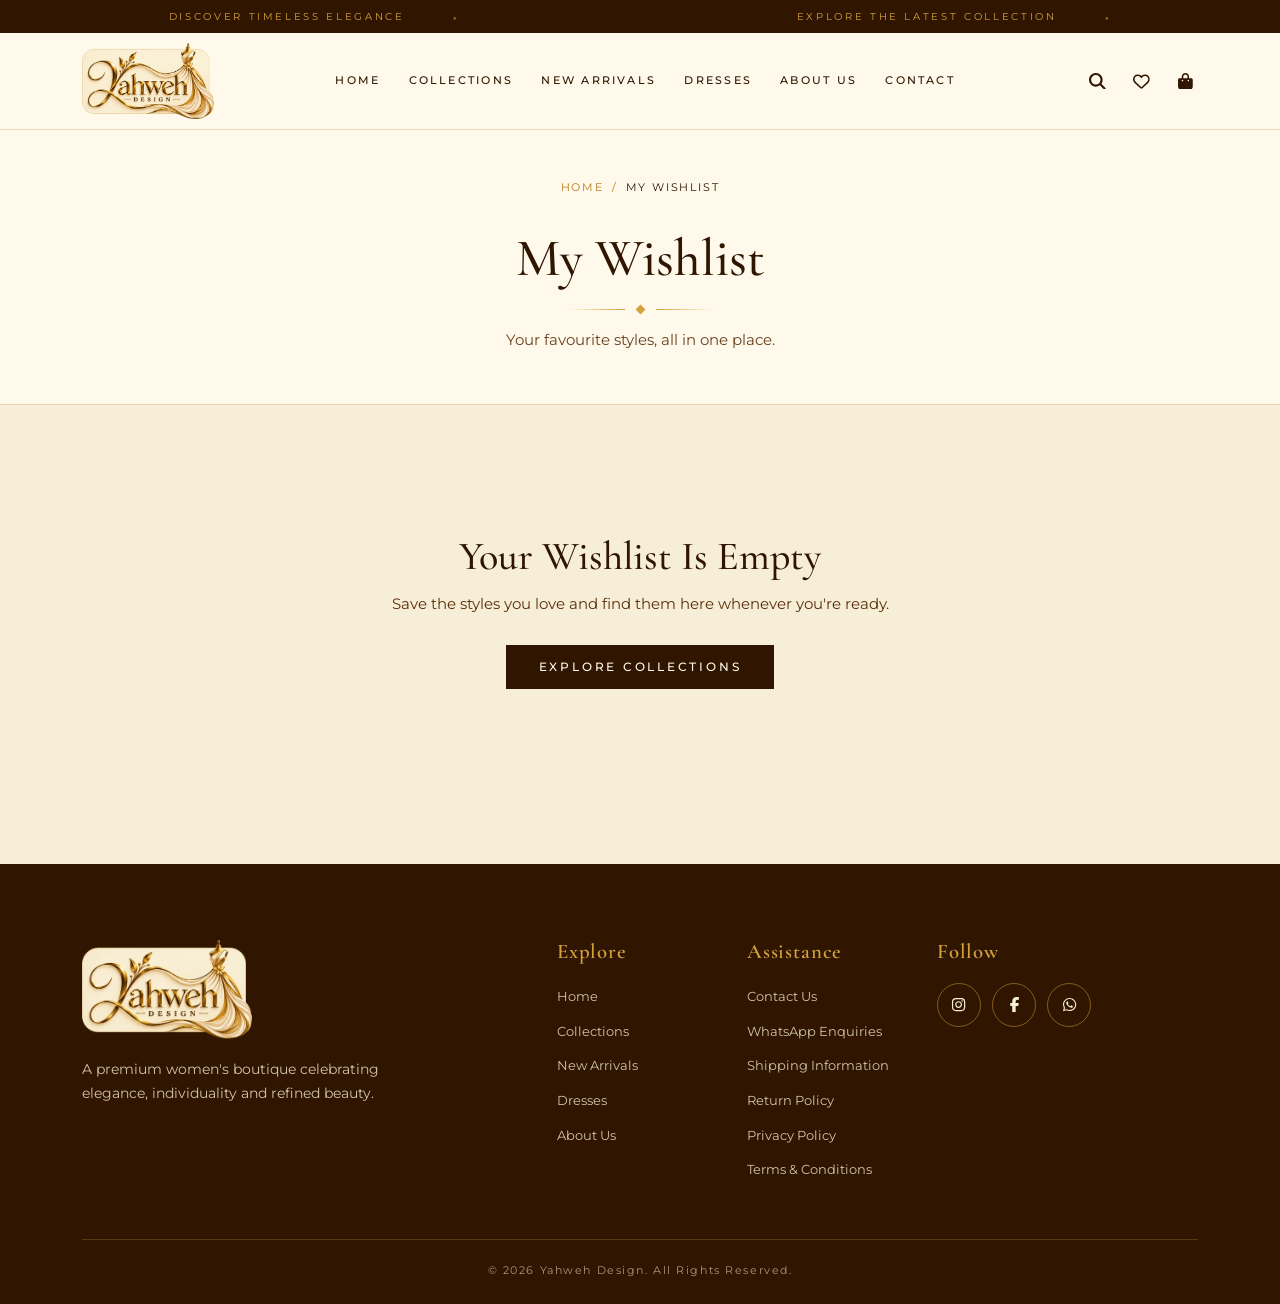
<file: wishlist.html>
<!DOCTYPE html>
<html lang="en">
<head>
  <meta charset="utf-8">
  <meta name="viewport" content="width=device-width, initial-scale=1">
  <title>My Wishlist | Yahweh Design</title>
  <meta name="description" content="Your saved Yahweh Design favourites, all in one place.">
  <meta name="theme-color" content="#301600">
  <link rel="icon" type="image/png" sizes="64x64" href="assets/images/Yahweh-favicon-64.png">

  <link rel="preconnect" href="https://cdn.jsdelivr.net" crossorigin>
  <link rel="preconnect" href="https://fonts.googleapis.com">
  <link rel="preconnect" href="https://fonts.gstatic.com" crossorigin>
  <link href="https://fonts.googleapis.com/css2?family=Cormorant+Garamond:ital,wght@0,500;0,600;1,500&family=Montserrat:wght@400;500;600&display=swap" rel="stylesheet">
  <link href="https://cdn.jsdelivr.net/npm/bootstrap@5.3.3/dist/css/bootstrap.min.css" rel="stylesheet" integrity="sha384-QWTKZyjpPEjISv5WaRU9OFeRpok6YctnYmDr5pNlyT2bRjXh0JMhjY6hW+ALEwIH" crossorigin="anonymous">
    <link href="css/home.css" rel="stylesheet">
  <link href="css/wishlist.css" rel="stylesheet">
  <script>document.documentElement.classList.add("js");</script>
</head>
<body id="top">
<!-- Icons: Font Awesome Free 6.5.2 (c) Fonticons, Inc. - CC BY 4.0 - https://fontawesome.com/license/free -->
<svg width="0" height="0" style="position:absolute" aria-hidden="true" focusable="false"><symbol id="i-menu" viewBox="0 0 512 512"><path d="M0 96C0 78.3 14.3 64 32 64H416c17.7 0 32 14.3 32 32s-14.3 32-32 32H32C14.3 128 0 113.7 0 96zM64 256c0-17.7 14.3-32 32-32H480c17.7 0 32 14.3 32 32s-14.3 32-32 32H96c-17.7 0-32-14.3-32-32zM448 416c0 17.7-14.3 32-32 32H32c-17.7 0-32-14.3-32-32s14.3-32 32-32H416c17.7 0 32 14.3 32 32z"/></symbol><symbol id="i-search" viewBox="0 0 512 512"><path d="M416 208c0 45.9-14.9 88.3-40 122.7L502.6 457.4c12.5 12.5 12.5 32.8 0 45.3s-32.8 12.5-45.3 0L330.7 376c-34.4 25.2-76.8 40-122.7 40C93.1 416 0 322.9 0 208S93.1 0 208 0S416 93.1 416 208zM208 352a144 144 0 1 0 0-288 144 144 0 1 0 0 288z"/></symbol><symbol id="i-bag" viewBox="0 0 448 512"><path d="M160 112c0-35.3 28.7-64 64-64s64 28.7 64 64v48H160V112zm-48 48H48c-26.5 0-48 21.5-48 48V416c0 53 43 96 96 96H352c53 0 96-43 96-96V208c0-26.5-21.5-48-48-48H336V112C336 50.1 285.9 0 224 0S112 50.1 112 112v48zm24 48a24 24 0 1 1 0 48 24 24 0 1 1 0-48zm152 24a24 24 0 1 1 48 0 24 24 0 1 1 -48 0z"/></symbol><symbol id="i-close" viewBox="0 0 384 512"><path d="M342.6 150.6c12.5-12.5 12.5-32.8 0-45.3s-32.8-12.5-45.3 0L192 210.7 86.6 105.4c-12.5-12.5-32.8-12.5-45.3 0s-12.5 32.8 0 45.3L146.7 256 41.4 361.4c-12.5 12.5-12.5 32.8 0 45.3s32.8 12.5 45.3 0L192 301.3 297.4 406.6c12.5 12.5 32.8 12.5 45.3 0s12.5-32.8 0-45.3L237.3 256 342.6 150.6z"/></symbol><symbol id="i-prev" viewBox="0 0 320 512"><path d="M9.4 233.4c-12.5 12.5-12.5 32.8 0 45.3l192 192c12.5 12.5 32.8 12.5 45.3 0s12.5-32.8 0-45.3L77.3 256 246.6 86.6c12.5-12.5 12.5-32.8 0-45.3s-32.8-12.5-45.3 0l-192 192z"/></symbol><symbol id="i-next" viewBox="0 0 320 512"><path d="M310.6 233.4c12.5 12.5 12.5 32.8 0 45.3l-192 192c-12.5 12.5-32.8 12.5-45.3 0s-12.5-32.8 0-45.3L242.7 256 73.4 86.6c-12.5-12.5-12.5-32.8 0-45.3s32.8-12.5 45.3 0l192 192z"/></symbol><symbol id="i-pen" viewBox="0 0 512 512"><path d="M368.4 18.3L312.7 74.1 437.9 199.3l55.7-55.7c21.9-21.9 21.9-57.3 0-79.2L447.6 18.3c-21.9-21.9-57.3-21.9-79.2 0zM288 94.6l-9.2 2.8L134.7 140.6c-19.9 6-35.7 21.2-42.3 41L3.8 445.8c-3.8 11.3-1 23.9 7.3 32.4L164.7 324.7c-3-6.3-4.7-13.3-4.7-20.7c0-26.5 21.5-48 48-48s48 21.5 48 48s-21.5 48-48 48c-7.4 0-14.4-1.7-20.7-4.7L33.7 500.9c8.6 8.3 21.1 11.2 32.4 7.3l264.3-88.6c19.7-6.6 35-22.4 41-42.3l43.2-144.1 2.8-9.2L288 94.6z"/></symbol><symbol id="i-care" viewBox="0 0 576 512"><path d="M163.9 136.9c-29.4-29.8-29.4-78.2 0-108s77-29.8 106.4 0l17.7 18 17.7-18c29.4-29.8 77-29.8 106.4 0s29.4 78.2 0 108L310.5 240.1c-6.2 6.3-14.3 9.4-22.5 9.4s-16.3-3.1-22.5-9.4L163.9 136.9zM568.2 336.3c13.1 17.8 9.3 42.8-8.5 55.9L433.1 485.5c-23.4 17.2-51.6 26.5-80.7 26.5H192 32c-17.7 0-32-14.3-32-32V416c0-17.7 14.3-32 32-32H68.8l44.9-36c22.7-18.2 50.9-28 80-28H272h16 64c17.7 0 32 14.3 32 32s-14.3 32-32 32H288 272c-8.8 0-16 7.2-16 16s7.2 16 16 16H392.6l119.7-88.2c17.8-13.1 42.8-9.3 55.9 8.5zM193.6 384l0 0-.9 0c.3 0 .6 0 .9 0z"/></symbol><symbol id="i-heart-on" viewBox="0 0 512 512"><path d="M47.6 300.4L228.3 469.1c7.5 7 17.4 10.9 27.7 10.9s20.2-3.9 27.7-10.9L464.4 300.4c30.4-28.3 47.6-68 47.6-109.5v-5.8c0-69.9-50.5-129.5-119.4-141C347 36.5 300.6 51.4 268 84L256 96 244 84c-32.6-32.6-79-47.5-124.6-39.9C50.5 55.6 0 115.2 0 185.1v5.8c0 41.5 17.2 81.2 47.6 109.5z"/></symbol><symbol id="i-heart" viewBox="0 0 512 512"><path d="M225.8 468.2l-2.5-2.3L48.1 303.2C17.4 274.7 0 234.7 0 192.8v-3.3c0-70.4 50-130.8 119.2-144C158.6 37.9 198.9 47 231 69.6c9 6.4 17.4 13.8 25 22.3c4.2-4.8 8.7-9.2 13.5-13.3c3.7-3.2 7.5-6.2 11.5-9c0 0 0 0 0 0C313.1 47 353.4 37.9 392.8 45.4C462 58.6 512 119.1 512 189.5v3.3c0 41.9-17.4 81.9-48.1 110.4L288.7 465.9l-2.5 2.3c-8.2 7.6-19 11.9-30.2 11.9s-22-4.2-30.2-11.9zM239.1 145c-.4-.3-.7-.7-1-1.1l-17.8-20c0 0-.1-.1-.1-.1c0 0 0 0 0 0c-23.1-25.9-58-37.7-92-31.2C81.6 101.5 48 142.1 48 189.5v3.3c0 28.5 11.9 55.8 32.8 75.2L256 430.7 431.2 268c20.9-19.4 32.8-46.7 32.8-75.2v-3.3c0-47.3-33.6-88-80.1-96.9c-34-6.5-69 5.4-92 31.2c0 0 0 0-.1 .1s0 0-.1 .1l-17.8 20c-.3 .4-.7 .7-1 1.1c-4.5 4.5-10.6 7-16.9 7s-12.4-2.5-16.9-7z"/></symbol><symbol id="i-gem" viewBox="0 0 512 512"><path d="M168.5 72L256 165l87.5-93h-175zM383.9 99.1L311.5 176h129L383.9 99.1zm50 124.9H256 78.1L256 420.3 433.9 224zM71.5 176h129L128.1 99.1 71.5 176zm434.3 40.1l-232 256c-4.5 5-11 7.9-17.8 7.9s-13.2-2.9-17.8-7.9l-232-256c-7.7-8.5-8.3-21.2-1.5-30.4l112-152c4.5-6.1 11.7-9.8 19.3-9.8H376c7.6 0 14.8 3.6 19.3 9.8l112 152c6.8 9.2 6.1 21.9-1.5 30.4z"/></symbol><symbol id="i-chat" viewBox="0 0 640 512"><path d="M88.2 309.1c9.8-18.3 6.8-40.8-7.5-55.8C59.4 230.9 48 204 48 176c0-63.5 63.8-128 160-128s160 64.5 160 128s-63.8 128-160 128c-13.1 0-25.8-1.3-37.8-3.6c-10.4-2-21.2-.6-30.7 4.2c-4.1 2.1-8.3 4.1-12.6 6c-16 7.2-32.9 13.5-49.9 18c2.8-4.6 5.4-9.1 7.9-13.6c1.1-1.9 2.2-3.9 3.2-5.9zM0 176c0 41.8 17.2 80.1 45.9 110.3c-.9 1.7-1.9 3.5-2.8 5.1c-10.3 18.4-22.3 36.5-36.6 52.1c-6.6 7-8.3 17.2-4.6 25.9C5.8 378.3 14.4 384 24 384c43 0 86.5-13.3 122.7-29.7c4.8-2.2 9.6-4.5 14.2-6.8c15.1 3 30.9 4.5 47.1 4.5c114.9 0 208-78.8 208-176S322.9 0 208 0S0 78.8 0 176zM432 480c16.2 0 31.9-1.6 47.1-4.5c4.6 2.3 9.4 4.6 14.2 6.8C529.5 498.7 573 512 616 512c9.6 0 18.2-5.7 22-14.5c3.8-8.8 2-19-4.6-25.9c-14.2-15.6-26.2-33.7-36.6-52.1c-.9-1.7-1.9-3.4-2.8-5.1C622.8 384.1 640 345.8 640 304c0-94.4-87.9-171.5-198.2-175.8c4.1 15.2 6.2 31.2 6.2 47.8l0 .6c87.2 6.7 144 67.5 144 127.4c0 28-11.4 54.9-32.7 77.2c-14.3 15-17.3 37.6-7.5 55.8c1.1 2 2.2 4 3.2 5.9c2.5 4.5 5.2 9 7.9 13.6c-17-4.5-33.9-10.7-49.9-18c-4.3-1.9-8.5-3.9-12.6-6c-9.5-4.8-20.3-6.2-30.7-4.2c-12.1 2.4-24.7 3.6-37.8 3.6c-61.7 0-110-26.5-136.8-62.3c-16 5.4-32.8 9.4-50 11.8C279 439.8 350 480 432 480z"/></symbol><symbol id="i-trash" viewBox="0 0 448 512"><path d="M170.5 51.6L151.5 80h145l-19-28.4c-1.5-2.2-4-3.6-6.7-3.6H177.1c-2.7 0-5.2 1.3-6.7 3.6zm147-26.6L354.2 80H368h48 8c13.3 0 24 10.7 24 24s-10.7 24-24 24h-8V432c0 44.2-35.8 80-80 80H112c-44.2 0-80-35.8-80-80V128H24c-13.3 0-24-10.7-24-24S10.7 80 24 80h8H80 93.8l36.7-55.1C140.9 9.4 158.4 0 177.1 0h93.7c18.7 0 36.2 9.4 46.6 24.9zM80 128V432c0 17.7 14.3 32 32 32H336c17.7 0 32-14.3 32-32V128H80zm80 64V400c0 8.8-7.2 16-16 16s-16-7.2-16-16V192c0-8.8 7.2-16 16-16s16 7.2 16 16zm80 0V400c0 8.8-7.2 16-16 16s-16-7.2-16-16V192c0-8.8 7.2-16 16-16s16 7.2 16 16zm80 0V400c0 8.8-7.2 16-16 16s-16-7.2-16-16V192c0-8.8 7.2-16 16-16s16 7.2 16 16z"/></symbol><symbol id="i-instagram" viewBox="0 0 448 512"><path d="M224.1 141c-63.6 0-114.9 51.3-114.9 114.9s51.3 114.9 114.9 114.9S339 319.5 339 255.9 287.7 141 224.1 141zm0 189.6c-41.1 0-74.7-33.5-74.7-74.7s33.5-74.7 74.7-74.7 74.7 33.5 74.7 74.7-33.6 74.7-74.7 74.7zm146.4-194.3c0 14.9-12 26.8-26.8 26.8-14.9 0-26.8-12-26.8-26.8s12-26.8 26.8-26.8 26.8 12 26.8 26.8zm76.1 27.2c-1.7-35.9-9.9-67.7-36.2-93.9-26.2-26.2-58-34.4-93.9-36.2-37-2.1-147.9-2.1-184.9 0-35.8 1.7-67.6 9.9-93.9 36.1s-34.4 58-36.2 93.9c-2.1 37-2.1 147.9 0 184.9 1.7 35.9 9.9 67.7 36.2 93.9s58 34.4 93.9 36.2c37 2.1 147.9 2.1 184.9 0 35.9-1.7 67.7-9.9 93.9-36.2 26.2-26.2 34.4-58 36.2-93.9 2.1-37 2.1-147.8 0-184.8zM398.8 388c-7.8 19.6-22.9 34.7-42.6 42.6-29.5 11.7-99.5 9-132.1 9s-102.7 2.6-132.1-9c-19.6-7.8-34.7-22.9-42.6-42.6-11.7-29.5-9-99.5-9-132.1s-2.6-102.7 9-132.1c7.8-19.6 22.9-34.7 42.6-42.6 29.5-11.7 99.5-9 132.1-9s102.7-2.6 132.1 9c19.6 7.8 34.7 22.9 42.6 42.6 11.7 29.5 9 99.5 9 132.1s2.7 102.7-9 132.1z"/></symbol><symbol id="i-facebook" viewBox="0 0 320 512"><path d="M80 299.3V512H196V299.3h86.5l18-97.8H196V166.9c0-51.7 20.3-71.5 72.7-71.5c16.3 0 29.4 .4 37 1.2V7.9C291.4 4 256.4 0 236.2 0C129.3 0 80 50.5 80 159.4v42.1H14v97.8H80z"/></symbol><symbol id="i-whatsapp" viewBox="0 0 448 512"><path d="M380.9 97.1C339 55.1 283.2 32 223.9 32c-122.4 0-222 99.6-222 222 0 39.1 10.2 77.3 29.6 111L0 480l117.7-30.9c32.4 17.7 68.9 27 106.1 27h.1c122.3 0 224.1-99.6 224.1-222 0-59.3-25.2-115-67.1-157zm-157 341.6c-33.2 0-65.7-8.9-94-25.7l-6.7-4-69.8 18.3L72 359.2l-4.4-7c-18.5-29.4-28.2-63.3-28.2-98.2 0-101.7 82.8-184.5 184.6-184.5 49.3 0 95.6 19.2 130.4 54.1 34.8 34.9 56.2 81.2 56.1 130.5 0 101.8-84.9 184.6-186.6 184.6zm101.2-138.2c-5.5-2.8-32.8-16.2-37.9-18-5.1-1.9-8.8-2.8-12.5 2.8-3.7 5.6-14.3 18-17.6 21.8-3.2 3.7-6.5 4.2-12 1.4-32.6-16.3-54-29.1-75.5-66-5.7-9.8 5.7-9.1 16.3-30.3 1.8-3.7.9-6.9-.5-9.7-1.4-2.8-12.5-30.1-17.1-41.2-4.5-10.8-9.1-9.3-12.5-9.5-3.2-.2-6.9-.2-10.6-.2-3.7 0-9.7 1.4-14.8 6.9-5.1 5.6-19.4 19-19.4 46.3 0 27.3 19.9 53.7 22.6 57.4 2.8 3.7 39.1 59.7 94.8 83.8 35.2 15.2 49 16.5 66.6 13.9 10.7-1.6 32.8-13.4 37.4-26.4 4.6-13 4.6-24.1 3.2-26.4-1.3-2.5-5-3.9-10.5-6.6z"/></symbol></svg>

  <a class="skip-link" href="#main">Skip to content</a>

  <!-- 1. Announcement bar -->
  <div class="announce" role="note" aria-label="Announcements">
    <div class="announce__track">
      <!-- One <p> per message; add or edit messages here (keep each short, single line) -->
      <p>Discover Timeless Elegance</p>
      <p>Explore the Latest Collection</p>
    </div>
  </div>

  <!-- 2. Header -->
  <header class="site-header" id="siteHeader">
    <div class="container-xl header-grid">
      <button class="icon-btn menu-toggle" id="menuOpen" type="button" aria-label="Open menu" aria-controls="navDrawer" aria-expanded="false">
        <svg class="i" aria-hidden="true"><use href="#i-menu"/></svg>
      </button>

      <a class="brand" href="index.html" aria-label="Yahweh Design — home">
        <img src="assets/images/Yahweh-logo.webp" alt="Yahweh Design" width="400" height="231" decoding="async">
      </a>

      <nav class="main-nav" aria-label="Primary">
        <ul>
          <li><a href="index.html">Home</a></li>
          <li><a href="index.html#collections">Collections</a></li>
          <li><a href="index.html#new-arrivals">New Arrivals</a></li>
          <li><a href="products.html">Dresses</a></li>
          <li><a href="about.html">About Us</a></li>
          <li><a href="contact.html">Contact</a></li>
        </ul>
      </nav>

      <div class="header-actions">
        <button class="icon-btn" id="searchToggle" type="button" aria-label="Search products" aria-expanded="false" aria-controls="searchPanel"><svg class="i" aria-hidden="true"><use href="#i-search"/></svg></button>
        <a class="icon-btn" id="wishlistBtn" href="wishlist.html" aria-label="Wishlist"><svg class="i" aria-hidden="true"><use href="#i-heart"/></svg><span class="count" data-wish-count hidden>0</span></a>
        <button class="icon-btn" id="cartOpen" type="button" aria-label="Open shopping bag" aria-controls="cartDrawer"><svg class="i" aria-hidden="true"><use href="#i-bag"/></svg><span class="count" data-cart-count hidden>0</span></button>
      </div>
    </div>

    <div class="search-panel" id="searchPanel" aria-hidden="true">
      <form class="container-xl search-form" id="searchForm" role="search" action="search-results.html" method="get" data-search-form>
        <label class="visually-hidden" for="searchInput">Search products</label>
        <input id="searchInput" name="q" type="search" placeholder="Search dresses, ethnic wear, co-ords…" autocomplete="off">
        <button type="submit" class="btn-vd btn-vd--dark">Search</button>
        <button type="button" class="icon-btn" id="searchClose" aria-label="Close search"><svg class="i" aria-hidden="true"><use href="#i-close"/></svg></button>
      </form>
    </div>
  </header>

  <!-- Mobile navigation drawer -->
  <div class="backdrop" id="backdrop" hidden></div>
  <aside class="drawer drawer--left" id="navDrawer" aria-label="Menu" aria-hidden="true">
    <div class="drawer__head">
      <img src="assets/images/Yahweh-logo.webp" alt="Yahweh Design" width="400" height="231" loading="lazy" decoding="async">
      <button class="icon-btn" type="button" data-close-drawer aria-label="Close menu"><svg class="i" aria-hidden="true"><use href="#i-close"/></svg></button>
    </div>
    <nav class="drawer__nav" aria-label="Mobile">
      <a href="index.html">Home</a>
      <a href="index.html#collections">Collections</a>
      <a href="index.html#new-arrivals">New Arrivals</a>
      <a href="products.html">Dresses</a>
      <a href="about.html">About Us</a>
      <a href="contact.html">Contact</a>
    </nav>
    <div class="drawer__foot">
      <button type="button" class="drawer__shortcut" data-open-cart><svg class="i" aria-hidden="true"><use href="#i-bag"/></svg> Shopping Bag <span class="count count--inline" data-cart-count hidden>0</span></button>
      <a class="drawer__shortcut" href="wishlist.html"><svg class="i" aria-hidden="true"><use href="#i-heart"/></svg> Wishlist <span class="count count--inline" data-wish-count hidden>0</span></a>
    </div>
  </aside>

  <main id="main">
    <section class="wl-head">
      <div class="container-xl">
        <nav aria-label="Breadcrumb">
          <ol class="wl-crumbs">
            <li><a href="index.html">Home</a></li>
            <li aria-current="page">My Wishlist</li>
          </ol>
        </nav>
        <h1 class="display">My Wishlist <span class="wl-count" id="wlCount"></span></h1>
        <div class="orn" aria-hidden="true"><span></span><i></i><span></span></div>
        <p class="sub">Your favourite styles, all in one place.</p>
      </div>
    </section>

    <section class="section wl" aria-label="Saved products">
      <div class="container-xl">
        <div class="row g-3 g-lg-4 product-grid" id="wishlistGrid" hidden></div>
        <!-- Every product card, kept as markup. js/wishlist.js shows the ones whose id is saved in the wishlist. -->
        <template id="wishlistCatalog">
          <div class="col-6 col-lg-3 product-col reveal" data-product-id="VD-B01" data-name="Rose Quartz Evening Gown" data-category="Party Wear" data-price="5499" data-old-price="6299" data-added="2026-09-20" data-image="assets/images/p-b01.webp">
            <article class="card-p">
              <div class="card-p__media">
                <a class="card-p__link" href="product-detail.html?id=VD-B01"><figure class="ph tone-1 has-img" role="img" aria-label="Rose Quartz Evening Gown"><img src="assets/images/p-b01.webp" alt="" width="600" height="800" loading="lazy" decoding="async"></figure></a>
                <span class="tag">13% OFF</span>
                <button type="button" class="wish-btn" data-product-id="VD-B01" aria-label="Add Rose Quartz Evening Gown to wishlist" aria-pressed="false"><svg class="i" aria-hidden="true"><use href="#i-heart"/></svg></button>
              </div>
              <div class="card-p__body">
                <p class="card-p__cat">Party Wear</p>
                <h3 class="card-p__name"><a href="product-detail.html?id=VD-B01">Rose Quartz Evening Gown</a></h3>
                <p class="card-p__price"><strong>₹5,499</strong> <s>₹6,299</s></p>
                <div class="card-p__actions">
                  <button type="button" class="btn-vd btn-vd--dark btn-vd--sm" data-add>Add to Cart</button>
                  <button type="button" class="btn-vd btn-vd--wa-line btn-vd--sm" data-wa><svg class="i" aria-hidden="true"><use href="#i-whatsapp"/></svg><span>Buy via WhatsApp</span></button>
                </div>
              </div>
            </article>
          </div>
          <div class="col-6 col-lg-3 product-col reveal" data-product-id="VD-B02" data-name="Champagne Silk Anarkali" data-category="Ethnic Wear" data-price="5999" data-old-price="0" data-added="2026-09-12" data-image="assets/images/p-b02.webp">
            <article class="card-p">
              <div class="card-p__media">
                <a class="card-p__link" href="product-detail.html?id=VD-B02"><figure class="ph tone-5 has-img" role="img" aria-label="Champagne Silk Anarkali"><img src="assets/images/p-b02.webp" alt="" width="600" height="800" loading="lazy" decoding="async"></figure></a>
                <button type="button" class="wish-btn" data-product-id="VD-B02" aria-label="Add Champagne Silk Anarkali to wishlist" aria-pressed="false"><svg class="i" aria-hidden="true"><use href="#i-heart"/></svg></button>
              </div>
              <div class="card-p__body">
                <p class="card-p__cat">Ethnic Wear</p>
                <h3 class="card-p__name"><a href="product-detail.html?id=VD-B02">Champagne Silk Anarkali</a></h3>
                <p class="card-p__price"><strong>₹5,999</strong></p>
                <div class="card-p__actions">
                  <button type="button" class="btn-vd btn-vd--dark btn-vd--sm" data-add>Add to Cart</button>
                  <button type="button" class="btn-vd btn-vd--wa-line btn-vd--sm" data-wa><svg class="i" aria-hidden="true"><use href="#i-whatsapp"/></svg><span>Buy via WhatsApp</span></button>
                </div>
              </div>
            </article>
          </div>
          <div class="col-6 col-lg-3 product-col reveal" data-product-id="VD-B03" data-name="Moonlit Pearl Co-ord Set" data-category="Casual Elegance" data-price="3299" data-old-price="0" data-added="2026-09-05" data-image="assets/images/p-b03.webp">
            <article class="card-p">
              <div class="card-p__media">
                <a class="card-p__link" href="product-detail.html?id=VD-B03"><figure class="ph tone-3 has-img" role="img" aria-label="Moonlit Pearl Co-ord Set"><img src="assets/images/p-b03.webp" alt="" width="600" height="800" loading="lazy" decoding="async"></figure></a>
                <button type="button" class="wish-btn" data-product-id="VD-B03" aria-label="Add Moonlit Pearl Co-ord Set to wishlist" aria-pressed="false"><svg class="i" aria-hidden="true"><use href="#i-heart"/></svg></button>
              </div>
              <div class="card-p__body">
                <p class="card-p__cat">Casual Elegance</p>
                <h3 class="card-p__name"><a href="product-detail.html?id=VD-B03">Moonlit Pearl Co-ord Set</a></h3>
                <p class="card-p__price"><strong>₹3,299</strong></p>
                <div class="card-p__actions">
                  <button type="button" class="btn-vd btn-vd--dark btn-vd--sm" data-add>Add to Cart</button>
                  <button type="button" class="btn-vd btn-vd--wa-line btn-vd--sm" data-wa><svg class="i" aria-hidden="true"><use href="#i-whatsapp"/></svg><span>Buy via WhatsApp</span></button>
                </div>
              </div>
            </article>
          </div>
          <div class="col-6 col-lg-3 product-col reveal" data-product-id="VD-B04" data-name="Heritage Embroidered Kurta Set" data-category="Ethnic Wear" data-price="3999" data-old-price="4599" data-added="2026-08-28" data-image="assets/images/p-b04.webp">
            <article class="card-p">
              <div class="card-p__media">
                <a class="card-p__link" href="product-detail.html?id=VD-B04"><figure class="ph tone-6 has-img" role="img" aria-label="Heritage Embroidered Kurta Set"><img src="assets/images/p-b04.webp" alt="" width="600" height="800" loading="lazy" decoding="async"></figure></a>
                <span class="tag">13% OFF</span>
                <button type="button" class="wish-btn" data-product-id="VD-B04" aria-label="Add Heritage Embroidered Kurta Set to wishlist" aria-pressed="false"><svg class="i" aria-hidden="true"><use href="#i-heart"/></svg></button>
              </div>
              <div class="card-p__body">
                <p class="card-p__cat">Ethnic Wear</p>
                <h3 class="card-p__name"><a href="product-detail.html?id=VD-B04">Heritage Embroidered Kurta Set</a></h3>
                <p class="card-p__price"><strong>₹3,999</strong> <s>₹4,599</s></p>
                <div class="card-p__actions">
                  <button type="button" class="btn-vd btn-vd--dark btn-vd--sm" data-add>Add to Cart</button>
                  <button type="button" class="btn-vd btn-vd--wa-line btn-vd--sm" data-wa><svg class="i" aria-hidden="true"><use href="#i-whatsapp"/></svg><span>Buy via WhatsApp</span></button>
                </div>
              </div>
            </article>
          </div>
          <div class="col-6 col-lg-3 product-col reveal" data-product-id="VD-N01" data-name="Ivory Grace Designer Dress" data-category="Designer Dresses" data-price="3499" data-old-price="4199" data-added="2026-11-02" data-image="assets/images/p-n01.webp">
            <article class="card-p">
              <div class="card-p__media">
                <a class="card-p__link" href="product-detail.html?id=VD-N01"><figure class="ph tone-3 has-img" role="img" aria-label="Ivory Grace Designer Dress"><img src="assets/images/p-n01.webp" alt="" width="600" height="800" loading="lazy" decoding="async"></figure></a>
                <span class="tag">17% OFF</span>
                <button type="button" class="wish-btn" data-product-id="VD-N01" aria-label="Add Ivory Grace Designer Dress to wishlist" aria-pressed="false"><svg class="i" aria-hidden="true"><use href="#i-heart"/></svg></button>
              </div>
              <div class="card-p__body">
                <p class="card-p__cat">Designer Dresses</p>
                <h3 class="card-p__name"><a href="product-detail.html?id=VD-N01">Ivory Grace Designer Dress</a></h3>
                <p class="card-p__price"><strong>₹3,499</strong> <s>₹4,199</s></p>
                <div class="card-p__actions">
                  <button type="button" class="btn-vd btn-vd--dark btn-vd--sm" data-add>Add to Cart</button>
                  <button type="button" class="btn-vd btn-vd--wa-line btn-vd--sm" data-wa><svg class="i" aria-hidden="true"><use href="#i-whatsapp"/></svg><span>Buy via WhatsApp</span></button>
                </div>
              </div>
            </article>
          </div>
          <div class="col-6 col-lg-3 product-col reveal" data-product-id="VD-N02" data-name="Golden Bloom Ethnic Dress" data-category="Ethnic Wear" data-price="4299" data-old-price="0" data-added="2026-11-01" data-image="assets/images/p-n02.webp">
            <article class="card-p">
              <div class="card-p__media">
                <a class="card-p__link" href="product-detail.html?id=VD-N02"><figure class="ph tone-2 has-img" role="img" aria-label="Golden Bloom Ethnic Dress"><img src="assets/images/p-n02.webp" alt="" width="600" height="800" loading="lazy" decoding="async"></figure></a>
                <button type="button" class="wish-btn" data-product-id="VD-N02" aria-label="Add Golden Bloom Ethnic Dress to wishlist" aria-pressed="false"><svg class="i" aria-hidden="true"><use href="#i-heart"/></svg></button>
              </div>
              <div class="card-p__body">
                <p class="card-p__cat">Ethnic Wear</p>
                <h3 class="card-p__name"><a href="product-detail.html?id=VD-N02">Golden Bloom Ethnic Dress</a></h3>
                <p class="card-p__price"><strong>₹4,299</strong></p>
                <div class="card-p__actions">
                  <button type="button" class="btn-vd btn-vd--dark btn-vd--sm" data-add>Add to Cart</button>
                  <button type="button" class="btn-vd btn-vd--wa-line btn-vd--sm" data-wa><svg class="i" aria-hidden="true"><use href="#i-whatsapp"/></svg><span>Buy via WhatsApp</span></button>
                </div>
              </div>
            </article>
          </div>
          <div class="col-6 col-lg-3 product-col reveal" data-product-id="VD-N03" data-name="Pearl Elegance Collection" data-category="Contemporary" data-price="3799" data-old-price="0" data-added="2026-10-30" data-image="assets/images/p-n03.webp">
            <article class="card-p">
              <div class="card-p__media">
                <a class="card-p__link" href="product-detail.html?id=VD-N03"><figure class="ph tone-5 has-img" role="img" aria-label="Pearl Elegance Collection"><img src="assets/images/p-n03.webp" alt="" width="600" height="800" loading="lazy" decoding="async"></figure></a>
                <button type="button" class="wish-btn" data-product-id="VD-N03" aria-label="Add Pearl Elegance Collection to wishlist" aria-pressed="false"><svg class="i" aria-hidden="true"><use href="#i-heart"/></svg></button>
              </div>
              <div class="card-p__body">
                <p class="card-p__cat">Contemporary</p>
                <h3 class="card-p__name"><a href="product-detail.html?id=VD-N03">Pearl Elegance Collection</a></h3>
                <p class="card-p__price"><strong>₹3,799</strong></p>
                <div class="card-p__actions">
                  <button type="button" class="btn-vd btn-vd--dark btn-vd--sm" data-add>Add to Cart</button>
                  <button type="button" class="btn-vd btn-vd--wa-line btn-vd--sm" data-wa><svg class="i" aria-hidden="true"><use href="#i-whatsapp"/></svg><span>Buy via WhatsApp</span></button>
                </div>
              </div>
            </article>
          </div>
          <div class="col-6 col-lg-3 product-col reveal" data-product-id="VD-N04" data-name="Timeless Charm Ensemble" data-category="Party Wear" data-price="4999" data-old-price="5699" data-added="2026-10-28" data-image="assets/images/p-n04.webp">
            <article class="card-p">
              <div class="card-p__media">
                <a class="card-p__link" href="product-detail.html?id=VD-N04"><figure class="ph tone-4 has-img" role="img" aria-label="Timeless Charm Ensemble"><img src="assets/images/p-n04.webp" alt="" width="600" height="800" loading="lazy" decoding="async"></figure></a>
                <span class="tag">12% OFF</span>
                <button type="button" class="wish-btn" data-product-id="VD-N04" aria-label="Add Timeless Charm Ensemble to wishlist" aria-pressed="false"><svg class="i" aria-hidden="true"><use href="#i-heart"/></svg></button>
              </div>
              <div class="card-p__body">
                <p class="card-p__cat">Party Wear</p>
                <h3 class="card-p__name"><a href="product-detail.html?id=VD-N04">Timeless Charm Ensemble</a></h3>
                <p class="card-p__price"><strong>₹4,999</strong> <s>₹5,699</s></p>
                <div class="card-p__actions">
                  <button type="button" class="btn-vd btn-vd--dark btn-vd--sm" data-add>Add to Cart</button>
                  <button type="button" class="btn-vd btn-vd--wa-line btn-vd--sm" data-wa><svg class="i" aria-hidden="true"><use href="#i-whatsapp"/></svg><span>Buy via WhatsApp</span></button>
                </div>
              </div>
            </article>
          </div>
          <div class="col-6 col-lg-3 product-col reveal" data-product-id="VD-M01" data-name="Saffron Silk Saree" data-category="Ethnic Wear" data-price="5299" data-old-price="5999" data-added="2026-08-20" data-image="assets/images/p-m01.webp">
            <article class="card-p">
              <div class="card-p__media">
                <a class="card-p__link" href="product-detail.html?id=VD-M01"><figure class="ph tone-2 has-img" role="img" aria-label="Saffron Silk Saree"><img src="assets/images/p-m01.webp" alt="" width="600" height="800" loading="lazy" decoding="async"></figure></a>
                <span class="tag">12% OFF</span>
                <button type="button" class="wish-btn" data-product-id="VD-M01" aria-label="Add Saffron Silk Saree to wishlist" aria-pressed="false"><svg class="i" aria-hidden="true"><use href="#i-heart"/></svg></button>
              </div>
              <div class="card-p__body">
                <p class="card-p__cat">Ethnic Wear</p>
                <h3 class="card-p__name"><a href="product-detail.html?id=VD-M01">Saffron Silk Saree</a></h3>
                <p class="card-p__price"><strong>₹5,299</strong> <s>₹5,999</s></p>
                <div class="card-p__actions">
                  <button type="button" class="btn-vd btn-vd--dark btn-vd--sm" data-add>Add to Cart</button>
                  <button type="button" class="btn-vd btn-vd--wa-line btn-vd--sm" data-wa><svg class="i" aria-hidden="true"><use href="#i-whatsapp"/></svg><span>Buy via WhatsApp</span></button>
                </div>
              </div>
            </article>
          </div>
          <div class="col-6 col-lg-3 product-col reveal" data-product-id="VD-M02" data-name="Orchid Chikankari Kurta" data-category="Ethnic Wear" data-price="2999" data-old-price="0" data-added="2026-08-14" data-image="assets/images/p-m02.webp">
            <article class="card-p">
              <div class="card-p__media">
                <a class="card-p__link" href="product-detail.html?id=VD-M02"><figure class="ph tone-5 has-img" role="img" aria-label="Orchid Chikankari Kurta"><img src="assets/images/p-m02.webp" alt="" width="600" height="800" loading="lazy" decoding="async"></figure></a>
                <button type="button" class="wish-btn" data-product-id="VD-M02" aria-label="Add Orchid Chikankari Kurta to wishlist" aria-pressed="false"><svg class="i" aria-hidden="true"><use href="#i-heart"/></svg></button>
              </div>
              <div class="card-p__body">
                <p class="card-p__cat">Ethnic Wear</p>
                <h3 class="card-p__name"><a href="product-detail.html?id=VD-M02">Orchid Chikankari Kurta</a></h3>
                <p class="card-p__price"><strong>₹2,999</strong></p>
                <div class="card-p__actions">
                  <button type="button" class="btn-vd btn-vd--dark btn-vd--sm" data-add>Add to Cart</button>
                  <button type="button" class="btn-vd btn-vd--wa-line btn-vd--sm" data-wa><svg class="i" aria-hidden="true"><use href="#i-whatsapp"/></svg><span>Buy via WhatsApp</span></button>
                </div>
              </div>
            </article>
          </div>
          <div class="col-6 col-lg-3 product-col reveal" data-product-id="VD-M03" data-name="Blush Embroidered Suit Set" data-category="Designer Dresses" data-price="4599" data-old-price="5199" data-added="2026-08-09" data-image="assets/images/p-m03.webp">
            <article class="card-p">
              <div class="card-p__media">
                <a class="card-p__link" href="product-detail.html?id=VD-M03"><figure class="ph tone-1 has-img" role="img" aria-label="Blush Embroidered Suit Set"><img src="assets/images/p-m03.webp" alt="" width="600" height="800" loading="lazy" decoding="async"></figure></a>
                <span class="tag">12% OFF</span>
                <button type="button" class="wish-btn" data-product-id="VD-M03" aria-label="Add Blush Embroidered Suit Set to wishlist" aria-pressed="false"><svg class="i" aria-hidden="true"><use href="#i-heart"/></svg></button>
              </div>
              <div class="card-p__body">
                <p class="card-p__cat">Designer Dresses</p>
                <h3 class="card-p__name"><a href="product-detail.html?id=VD-M03">Blush Embroidered Suit Set</a></h3>
                <p class="card-p__price"><strong>₹4,599</strong> <s>₹5,199</s></p>
                <div class="card-p__actions">
                  <button type="button" class="btn-vd btn-vd--dark btn-vd--sm" data-add>Add to Cart</button>
                  <button type="button" class="btn-vd btn-vd--wa-line btn-vd--sm" data-wa><svg class="i" aria-hidden="true"><use href="#i-whatsapp"/></svg><span>Buy via WhatsApp</span></button>
                </div>
              </div>
            </article>
          </div>
          <div class="col-6 col-lg-3 product-col reveal" data-product-id="VD-M04" data-name="Fuchsia Festive Lehenga" data-category="Party Wear" data-price="6499" data-old-price="0" data-added="2026-08-02" data-image="assets/images/p-m04.webp">
            <article class="card-p">
              <div class="card-p__media">
                <a class="card-p__link" href="product-detail.html?id=VD-M04"><figure class="ph tone-4 has-img" role="img" aria-label="Fuchsia Festive Lehenga"><img src="assets/images/p-m04.webp" alt="" width="600" height="800" loading="lazy" decoding="async"></figure></a>
                <button type="button" class="wish-btn" data-product-id="VD-M04" aria-label="Add Fuchsia Festive Lehenga to wishlist" aria-pressed="false"><svg class="i" aria-hidden="true"><use href="#i-heart"/></svg></button>
              </div>
              <div class="card-p__body">
                <p class="card-p__cat">Party Wear</p>
                <h3 class="card-p__name"><a href="product-detail.html?id=VD-M04">Fuchsia Festive Lehenga</a></h3>
                <p class="card-p__price"><strong>₹6,499</strong></p>
                <div class="card-p__actions">
                  <button type="button" class="btn-vd btn-vd--dark btn-vd--sm" data-add>Add to Cart</button>
                  <button type="button" class="btn-vd btn-vd--wa-line btn-vd--sm" data-wa><svg class="i" aria-hidden="true"><use href="#i-whatsapp"/></svg><span>Buy via WhatsApp</span></button>
                </div>
              </div>
            </article>
          </div>
          <div class="col-6 col-lg-3 product-col reveal" data-product-id="VD-M05" data-name="Rosewood Floral Lehenga" data-category="Party Wear" data-price="6999" data-old-price="7999" data-added="2026-07-25" data-image="assets/images/p-m05.webp">
            <article class="card-p">
              <div class="card-p__media">
                <a class="card-p__link" href="product-detail.html?id=VD-M05"><figure class="ph tone-6 has-img" role="img" aria-label="Rosewood Floral Lehenga"><img src="assets/images/p-m05.webp" alt="" width="600" height="800" loading="lazy" decoding="async"></figure></a>
                <span class="tag">13% OFF</span>
                <button type="button" class="wish-btn" data-product-id="VD-M05" aria-label="Add Rosewood Floral Lehenga to wishlist" aria-pressed="false"><svg class="i" aria-hidden="true"><use href="#i-heart"/></svg></button>
              </div>
              <div class="card-p__body">
                <p class="card-p__cat">Party Wear</p>
                <h3 class="card-p__name"><a href="product-detail.html?id=VD-M05">Rosewood Floral Lehenga</a></h3>
                <p class="card-p__price"><strong>₹6,999</strong> <s>₹7,999</s></p>
                <div class="card-p__actions">
                  <button type="button" class="btn-vd btn-vd--dark btn-vd--sm" data-add>Add to Cart</button>
                  <button type="button" class="btn-vd btn-vd--wa-line btn-vd--sm" data-wa><svg class="i" aria-hidden="true"><use href="#i-whatsapp"/></svg><span>Buy via WhatsApp</span></button>
                </div>
              </div>
            </article>
          </div>
          <div class="col-6 col-lg-3 product-col reveal" data-product-id="VD-M06" data-name="Midnight Satin Gown" data-category="Contemporary" data-price="4799" data-old-price="0" data-added="2026-07-18" data-image="assets/images/p-m06.webp">
            <article class="card-p">
              <div class="card-p__media">
                <a class="card-p__link" href="product-detail.html?id=VD-M06"><figure class="ph tone-6 has-img" role="img" aria-label="Midnight Satin Gown"><img src="assets/images/p-m06.webp" alt="" width="600" height="800" loading="lazy" decoding="async"></figure></a>
                <button type="button" class="wish-btn" data-product-id="VD-M06" aria-label="Add Midnight Satin Gown to wishlist" aria-pressed="false"><svg class="i" aria-hidden="true"><use href="#i-heart"/></svg></button>
              </div>
              <div class="card-p__body">
                <p class="card-p__cat">Contemporary</p>
                <h3 class="card-p__name"><a href="product-detail.html?id=VD-M06">Midnight Satin Gown</a></h3>
                <p class="card-p__price"><strong>₹4,799</strong></p>
                <div class="card-p__actions">
                  <button type="button" class="btn-vd btn-vd--dark btn-vd--sm" data-add>Add to Cart</button>
                  <button type="button" class="btn-vd btn-vd--wa-line btn-vd--sm" data-wa><svg class="i" aria-hidden="true"><use href="#i-whatsapp"/></svg><span>Buy via WhatsApp</span></button>
                </div>
              </div>
            </article>
          </div>
          <div class="col-6 col-lg-3 product-col reveal" data-product-id="VD-M07" data-name="Emerald Mermaid Gown" data-category="Designer Dresses" data-price="5799" data-old-price="6499" data-added="2026-07-10" data-image="assets/images/p-m07.webp">
            <article class="card-p">
              <div class="card-p__media">
                <a class="card-p__link" href="product-detail.html?id=VD-M07"><figure class="ph tone-3 has-img" role="img" aria-label="Emerald Mermaid Gown"><img src="assets/images/p-m07.webp" alt="" width="600" height="800" loading="lazy" decoding="async"></figure></a>
                <span class="tag">11% OFF</span>
                <button type="button" class="wish-btn" data-product-id="VD-M07" aria-label="Add Emerald Mermaid Gown to wishlist" aria-pressed="false"><svg class="i" aria-hidden="true"><use href="#i-heart"/></svg></button>
              </div>
              <div class="card-p__body">
                <p class="card-p__cat">Designer Dresses</p>
                <h3 class="card-p__name"><a href="product-detail.html?id=VD-M07">Emerald Mermaid Gown</a></h3>
                <p class="card-p__price"><strong>₹5,799</strong> <s>₹6,499</s></p>
                <div class="card-p__actions">
                  <button type="button" class="btn-vd btn-vd--dark btn-vd--sm" data-add>Add to Cart</button>
                  <button type="button" class="btn-vd btn-vd--wa-line btn-vd--sm" data-wa><svg class="i" aria-hidden="true"><use href="#i-whatsapp"/></svg><span>Buy via WhatsApp</span></button>
                </div>
              </div>
            </article>
          </div>
          <div class="col-6 col-lg-3 product-col reveal" data-product-id="VD-M08" data-name="Sage Chikankari Kurta Set" data-category="Casual Elegance" data-price="2799" data-old-price="0" data-added="2026-07-01" data-image="assets/images/p-m08.webp">
            <article class="card-p">
              <div class="card-p__media">
                <a class="card-p__link" href="product-detail.html?id=VD-M08"><figure class="ph tone-3 has-img" role="img" aria-label="Sage Chikankari Kurta Set"><img src="assets/images/p-m08.webp" alt="" width="600" height="800" loading="lazy" decoding="async"></figure></a>
                <button type="button" class="wish-btn" data-product-id="VD-M08" aria-label="Add Sage Chikankari Kurta Set to wishlist" aria-pressed="false"><svg class="i" aria-hidden="true"><use href="#i-heart"/></svg></button>
              </div>
              <div class="card-p__body">
                <p class="card-p__cat">Casual Elegance</p>
                <h3 class="card-p__name"><a href="product-detail.html?id=VD-M08">Sage Chikankari Kurta Set</a></h3>
                <p class="card-p__price"><strong>₹2,799</strong></p>
                <div class="card-p__actions">
                  <button type="button" class="btn-vd btn-vd--dark btn-vd--sm" data-add>Add to Cart</button>
                  <button type="button" class="btn-vd btn-vd--wa-line btn-vd--sm" data-wa><svg class="i" aria-hidden="true"><use href="#i-whatsapp"/></svg><span>Buy via WhatsApp</span></button>
                </div>
              </div>
            </article>
          </div>
        </template>
        <div class="wl-empty" id="wlEmpty" hidden>
          <h2>Your Wishlist Is Empty</h2>
          <p>Save the styles you love and find them here whenever you're ready.</p>
          <a class="btn-vd btn-vd--dark" href="products.html">Explore Collections</a>
        </div>
      </div>
    </section>
  </main>

  <!-- 12. Footer -->
  <footer class="site-footer" id="contact">
    <div class="container-xl">
      <div class="row g-4">
        <div class="col-lg-4">
          <img class="footer__logo" src="assets/images/Yahweh-logo.webp" alt="Yahweh Design" width="400" height="231" loading="lazy" decoding="async">
          <p class="footer__about">A premium women's boutique celebrating elegance, individuality and refined beauty.</p>
        </div>
        <div class="col-6 col-lg-2 offset-lg-1">
          <h3>Explore</h3>
          <ul>
            <li><a href="index.html">Home</a></li>
            <li><a href="index.html#collections">Collections</a></li>
            <li><a href="index.html#new-arrivals">New Arrivals</a></li>
            <li><a href="products.html">Dresses</a></li>
            <li><a href="about.html">About Us</a></li>
          </ul>
        </div>
        <div class="col-6 col-lg-2">
          <h3>Assistance</h3>
          <ul>
            <li><a href="contact.html">Contact Us</a></li>
            <li><a href="#" data-wa-enquiry>WhatsApp Enquiries</a></li>
            <li><a href="shipping-policy.html">Shipping Information</a></li>
            <li><a href="return-policy.html">Return Policy</a></li>
            <li><a href="privacy-policy.html">Privacy Policy</a></li>
            <li><a href="terms-and-conditions.html">Terms &amp; Conditions</a></li>
          </ul>
        </div>
        <div class="col-lg-3">
          <h3>Follow</h3>
          <div class="footer__social">
            <a data-social="instagram" href="#" aria-label="Instagram"><svg class="i" aria-hidden="true"><use href="#i-instagram"/></svg></a>
            <a data-social="facebook" href="#" aria-label="Facebook"><svg class="i" aria-hidden="true"><use href="#i-facebook"/></svg></a>
            <a data-wa-enquiry href="#" aria-label="WhatsApp"><svg class="i" aria-hidden="true"><use href="#i-whatsapp"/></svg></a>
          </div>
        </div>
      </div>
      <div class="footer__bottom"><p>&copy; 2026 Yahweh Design. All Rights Reserved.</p></div>
    </div>
  </footer>

  <!-- Cart drawer -->
  <aside class="drawer drawer--right" id="cartDrawer" aria-label="Shopping bag" aria-hidden="true">
    <div class="drawer__head">
      <h2 class="drawer__title">Your Bag <span id="cartHeadCount"></span></h2>
      <button class="icon-btn" type="button" data-close-drawer aria-label="Close shopping bag"><svg class="i" aria-hidden="true"><use href="#i-close"/></svg></button>
    </div>
    <div class="cart__body" id="cartBody"></div>
    <div class="cart__foot" id="cartFoot" hidden>
      <div class="cart__subtotal"><span>Subtotal</span><strong id="cartSubtotal">₹0</strong></div>
      <p class="cart__note">Orders are confirmed with our boutique team on WhatsApp. No online payment is taken here.</p>
      <button class="btn-vd btn-vd--wa" id="cartOrder" type="button"><svg class="i" aria-hidden="true"><use href="#i-whatsapp"/></svg> Order via WhatsApp</button>
    </div>
  </aside>

  <div class="toast-vd" id="toast" role="status" aria-live="polite"></div>

  <script src="js/home.js" defer></script>
  <script src="js/wishlist.js" defer></script>
</body>
</html>
</file>
<file: css/home.css>
/* Vahweh Design — Homepage styles */
:root {
  --ivory: #F7EED8;
  --pearl: #FFF9EB;
  --champagne: #D4A13B;
  --antique: #B77A16;
  --bronze: #5B2E08;
  --espresso: #301600;
  --line: rgba(183, 122, 22, .28);
  --serif: "Rupee", "Cormorant Garamond", Georgia, serif;
  --sans: "Rupee", "Montserrat", system-ui, sans-serif;
  --ease: cubic-bezier(.22, .7, .2, 1);
  --header-h: 84px;
  --logo-h: 66px;
}

/* The Rupee sign only exists in the large latin-ext web font subset. Use a local system font for just
   this glyph; if none is installed the browser falls back to the web font automatically. */
@font-face {
  font-family: "Rupee"; font-weight: 400 600; unicode-range: U+20B9;
  src: local("Segoe UI"), local("Roboto"), local("Noto Sans"), local("Helvetica Neue"), local("Arial");
}

*, *::before, *::after { box-sizing: border-box; }
html { scroll-behavior: smooth; scroll-padding-top: calc(var(--header-h) + 10px); }
body {
  margin: 0; background: var(--ivory); color: var(--bronze);
  font-family: var(--sans); font-size: .95rem; line-height: 1.7;
  overflow-x: hidden; -webkit-font-smoothing: antialiased;
}
body.no-scroll { overflow: hidden; }
img { max-width: 100%; height: auto; }
a { color: inherit; text-decoration: none; }
h1, h2, h3 { margin: 0; }
ul { list-style: none; margin: 0; padding: 0; }
.i { width: 1em; height: 1em; fill: currentColor; flex: none; vertical-align: -.125em; }
:focus-visible { outline: 2px solid var(--antique); outline-offset: 3px; }
.skip-link { position: absolute; left: -999px; top: 8px; z-index: 999; background: var(--espresso); color: var(--pearl); padding: .6rem 1rem; }
.skip-link:focus { left: 8px; }

/* ---------- Type helpers ---------- */
.label {
  font-size: .7rem; font-weight: 500; letter-spacing: .34em; text-transform: uppercase;
  color: var(--antique); margin: 0 0 1rem;
}
.label--gold { color: var(--champagne); }
.display {
  font-family: var(--serif); font-weight: 500; color: var(--espresso);
  font-size: clamp(2rem, 4.4vw, 3.3rem); line-height: 1.12; text-wrap: balance;
}
.display em { font-style: italic; color: var(--antique); }
.display--light { color: var(--pearl); }
.display--light em { color: var(--champagne); }
.sub { margin: .9rem auto 0; max-width: 34rem; color: var(--bronze); opacity: .9; }
.body-lg { font-size: 1rem; line-height: 1.9; margin: 0 0 2rem; max-width: 30rem; }

.orn { display: flex; align-items: center; gap: 12px; margin: 1.4rem 0; }
.orn span { height: 1px; width: 56px; background: linear-gradient(90deg, transparent, var(--champagne)); }
.orn span:last-child { background: linear-gradient(270deg, transparent, var(--champagne)); }
.orn i { width: 7px; height: 7px; background: var(--champagne); transform: rotate(45deg); }

/* ---------- Buttons ---------- */
.btn-vd {
  display: inline-flex; align-items: center; justify-content: center; gap: .55rem;
  padding: .95rem 2rem; border: 1px solid transparent; cursor: pointer;
  font: 500 .72rem/1 var(--sans); letter-spacing: .24em; text-transform: uppercase;
  transition: background-color .35s var(--ease), color .35s var(--ease), border-color .35s var(--ease), transform .35s var(--ease);
}
.btn-vd:hover { transform: translateY(-2px); }
.btn-vd--dark { background: var(--espresso); color: var(--pearl); border-color: var(--espresso); }
.btn-vd--dark:hover { background: var(--bronze); border-color: var(--bronze); color: var(--pearl); }
.btn-vd--gold { background: var(--champagne); color: var(--espresso); border-color: var(--champagne); }
.btn-vd--gold:hover { background: var(--pearl); border-color: var(--pearl); color: var(--espresso); }
.btn-vd--line { border-color: var(--antique); color: var(--bronze); background: transparent; }
.btn-vd--line:hover { background: var(--espresso); border-color: var(--espresso); color: var(--pearl); }
.btn-vd--wa { background: var(--espresso); color: var(--pearl); width: 100%; border-color: var(--champagne); padding: 1.05rem 1rem; }
.btn-vd--wa .i { color: var(--champagne); font-size: 1.1rem; }
.btn-vd--wa:hover { background: var(--champagne); color: var(--espresso); }
.btn-vd--wa:hover .i { color: var(--espresso); }
.btn-vd--wa-line { border-color: var(--antique); color: var(--bronze); background: transparent; }
.btn-vd--wa-line .i { color: var(--antique); font-size: 1rem; }
.btn-vd--wa-line:hover { background: var(--antique); border-color: var(--antique); color: var(--pearl); }
.btn-vd--wa-line:hover .i { color: var(--pearl); }
.btn-vd--sm { padding: .8rem .6rem; font-size: .62rem; letter-spacing: .14em; width: 100%; }

.icon-btn {
  position: relative; width: 42px; height: 42px; display: grid; place-items: center;
  background: none; border: 0; color: var(--espresso); font-size: 1.05rem; cursor: pointer;
  transition: color .3s, transform .3s var(--ease);
}
.icon-btn:hover { color: var(--antique); transform: translateY(-1px); }
.count {
  position: absolute; top: 3px; right: 1px; min-width: 18px; height: 18px; padding: 0 4px;
  display: grid; place-items: center; border-radius: 9px;
  background: var(--antique); color: var(--pearl); font-size: .62rem; font-weight: 600; line-height: 1;
}
.count[hidden] { display: none; }
.count--inline { position: static; margin-left: auto; }

/* ---------- Placeholder / image surfaces ---------- */
.ph {
  position: relative; margin: 0; overflow: hidden; display: block; width: 100%; height: 100%;
  background: var(--tone, linear-gradient(160deg, #F7EED8, #E8CF98));
}
.ph > img { position: absolute; inset: 0; width: 100%; height: 100%; object-fit: cover; }
.tone-1 { --tone: linear-gradient(160deg, #F7EED8, #E8CF98); }
.tone-2 { --tone: linear-gradient(160deg, #EBD7A8, #C9954A); }
.tone-3 { --tone: linear-gradient(160deg, #FFF9EB, #EBD9AE); }
.tone-4 { --tone: linear-gradient(160deg, #D9B26A, #8A5A1A); }
.tone-5 { --tone: linear-gradient(160deg, #F1E3C0, #CFA862); }
.tone-6 { --tone: linear-gradient(160deg, #8A5A22, #3a1c04); }
.hero-tone-1 { --tone: radial-gradient(ellipse at 75% 40%, #B77A16, transparent 60%), linear-gradient(120deg, #301600, #5B2E08); }
.hero-tone-2 { --tone: radial-gradient(ellipse at 70% 55%, #D4A13B, transparent 58%), linear-gradient(120deg, #3a1c04, #6c3a0c); }
.hero-tone-3 { --tone: radial-gradient(ellipse at 80% 35%, #C9954A, transparent 60%), linear-gradient(120deg, #301600, #4d2606); }
.ratio-45 { aspect-ratio: 4 / 5; height: auto; }

/* ---------- Reveal ---------- */
.js .reveal { opacity: 0; transform: translate3d(0, 24px, 0); transition: opacity .9s var(--ease) var(--d, 0s), transform .9s var(--ease) var(--d, 0s); }
.js .reveal.in { opacity: 1; transform: none; }

/* ---------- Announcement ---------- */
.announce { overflow: hidden; background: var(--espresso); color: var(--champagne); text-align: center; padding: .55rem 0; }
.announce p { margin: 0; font-size: .64rem; letter-spacing: .26em; text-transform: uppercase; line-height: 1.5; white-space: nowrap; }
/* Continuous marquee: JS appends one aria-hidden copy of .announce__group, and the track slides left by exactly one group (-50%) for a seamless loop */
.announce__track { display: flex; width: max-content; }
.announce__group { display: flex; flex: 0 0 auto; min-width: 100vw; justify-content: space-around; }
.announce__group p::after { content: "\25C6"; margin-left: 3rem; font-size: .6em; opacity: .6; }
.announce__track.is-moving { animation: announce-marquee 50s linear infinite; }
.announce:hover .announce__track { animation-play-state: paused; }
@keyframes announce-marquee { to { transform: translateX(-50%); } }
.announce__btn { display: none; }   /* legacy carousel buttons (still present in about.html) stay hidden */
.announce span { margin: 0 .6rem; opacity: .6; }

/* ---------- Header ---------- */
.site-header {
  position: sticky; top: 0; z-index: 100; background: var(--pearl);
  border-bottom: 1px solid var(--line);
}
.site-header::after {
  content: ""; position: absolute; inset: 0; z-index: -1; pointer-events: none;
  box-shadow: 0 8px 26px rgba(48, 22, 0, .09); opacity: 0; transition: opacity .4s var(--ease);
}
.site-header.scrolled::after { opacity: 1; }
.header-grid { display: grid; grid-template-columns: 1fr auto 1fr; align-items: center; height: var(--header-h); }
.brand img { display: block; height: var(--logo-h); width: auto; }
.main-nav { display: none; }
.menu-toggle { justify-self: start; margin-left: -8px; }
.brand { justify-self: center; }
.header-actions { display: flex; justify-self: end; gap: .1rem; margin-right: -8px; }
.header-actions .icon-btn:nth-child(2) { display: none; }

@media (min-width: 992px) {
  :root { --header-h: 96px; --logo-h: 76px; }
  .header-grid { grid-template-columns: auto 1fr auto; gap: 1.5rem; }
  .menu-toggle { display: none; }
  .brand { justify-self: start; order: -1; }
  .main-nav { display: block; justify-self: center; }
  .main-nav ul { display: flex; gap: clamp(1rem, 2.2vw, 2.8rem); }
  .main-nav a {
    position: relative; display: block; padding: .4rem 0; font-size: .7rem; font-weight: 500;
    letter-spacing: .2em; text-transform: uppercase; color: var(--espresso);
  }
  .main-nav a::after {
    content: ""; position: absolute; left: 0; right: 0; bottom: 0; height: 1px; background: var(--antique);
    transform: scaleX(0); transform-origin: right; transition: transform .45s var(--ease);
  }
  .main-nav a:hover::after, .main-nav a:focus-visible::after { transform: scaleX(1); transform-origin: left; }
  .header-actions .icon-btn:nth-child(2) { display: grid; }
}

.search-panel {
  position: absolute; left: 0; right: 0; top: 100%; z-index: -1; padding: .9rem 0;
  background: var(--pearl); border-bottom: 1px solid var(--line); box-shadow: 0 14px 24px rgba(48, 22, 0, .07);
  opacity: 0; visibility: hidden; pointer-events: none; transform: translateY(-12px);
  transition: opacity .3s var(--ease), transform .4s var(--ease), visibility 0s linear .4s;
}
.search-panel.open {
  opacity: 1; visibility: visible; pointer-events: auto; transform: none;
  transition: opacity .3s var(--ease), transform .4s var(--ease), visibility 0s;
}
.search-form { display: flex; align-items: center; gap: .6rem; }
.search-form input {
  flex: 1; min-width: 0; padding: .85rem 1rem; background: var(--ivory); color: var(--espresso);
  border: 1px solid var(--line); font: 400 .9rem var(--sans);
}
.search-form input:focus { outline: 0; border-color: var(--antique); }

/* ---------- Drawers ---------- */
.backdrop {
  position: fixed; inset: 0; z-index: 200; background: rgba(48, 22, 0, .55);
  opacity: 0; transition: opacity .35s ease;
}
.backdrop[hidden] { display: none; }
.backdrop.show { opacity: 1; }
.drawer {
  position: fixed; top: 0; bottom: 0; z-index: 210; display: flex; flex-direction: column;
  background: var(--pearl); width: min(86vw, 380px); visibility: hidden;
  transition: transform .45s var(--ease), visibility 0s linear .45s;
}
.drawer--left { left: 0; transform: translateX(-100%); border-right: 1px solid var(--line); }
.drawer--right { right: 0; width: min(100vw, 430px); transform: translateX(100%); border-left: 1px solid var(--line); }
.drawer.open { transform: none; visibility: visible; transition: transform .45s var(--ease), visibility 0s; }
.drawer__head { display: flex; align-items: center; justify-content: space-between; padding: 1rem 1.25rem; border-bottom: 1px solid var(--line); }
.drawer__head img { height: 52px; width: auto; }
.drawer__title { font-family: var(--serif); font-weight: 500; font-size: 1.7rem; color: var(--espresso); }
.drawer__title span { font-family: var(--sans); font-size: .8rem; color: var(--antique); }
.drawer__nav { display: flex; flex-direction: column; padding: 1.2rem 1.25rem; overflow-y: auto; flex: 1; }
.drawer__nav a {
  font-family: var(--serif); font-size: 1.7rem; font-weight: 500; color: var(--espresso);
  padding: .65rem 0; border-bottom: 1px solid rgba(183, 122, 22, .15);
  opacity: 0; transform: translateX(-14px); transition: color .3s, padding .3s var(--ease);
}
.drawer.open .drawer__nav a { animation: slidein .55s var(--ease) forwards; }
.drawer.open .drawer__nav a:nth-child(2) { animation-delay: .05s; }
.drawer.open .drawer__nav a:nth-child(3) { animation-delay: .1s; }
.drawer.open .drawer__nav a:nth-child(4) { animation-delay: .15s; }
.drawer.open .drawer__nav a:nth-child(5) { animation-delay: .2s; }
.drawer.open .drawer__nav a:nth-child(6) { animation-delay: .25s; }
.drawer__nav a:hover { color: var(--antique); padding-left: .5rem; }
@keyframes slidein { to { opacity: 1; transform: none; } }
.drawer__foot { padding: 1rem 1.25rem 1.5rem; display: grid; gap: .6rem; background: var(--ivory); border-top: 1px solid var(--line); }
.drawer__shortcut {
  display: flex; align-items: center; gap: .8rem; padding: .85rem 1rem; background: var(--pearl); border: 1px solid var(--line);
  color: var(--espresso); font: 500 .72rem var(--sans); letter-spacing: .16em; text-transform: uppercase; cursor: pointer;
}
.drawer__shortcut .i { color: var(--antique); }

/* ---------- Cart ---------- */
.cart__body { flex: 1; overflow-y: auto; padding: .5rem 1.25rem; }
.cart__empty { text-align: center; padding: 4rem 1rem; }
.cart__empty .i { font-size: 2.2rem; color: var(--champagne); }
.cart__empty h3 { font-family: var(--serif); font-size: 1.8rem; font-weight: 500; color: var(--espresso); margin: 1rem 0 .3rem; }
.cart__empty p { margin: 0 0 1.5rem; }
.cart-item { display: grid; grid-template-columns: 76px 1fr auto; gap: .9rem; padding: 1.1rem 0; border-bottom: 1px solid var(--line); }
.thumb { width: 76px; height: 98px; display: block; }
.cart-item h3 { font-family: var(--serif); font-size: 1.15rem; font-weight: 600; line-height: 1.2; color: var(--espresso); }
.cart-item__opts { margin: .25rem 0 0; font-size: .7rem; letter-spacing: .06em; opacity: .8; }
.cart-item__price { margin: .2rem 0 .5rem; font-size: .8rem; color: var(--antique); }
.cart-item__side { display: flex; flex-direction: column; justify-content: space-between; align-items: flex-end; font-size: .85rem; color: var(--espresso); }
.cart-item__remove { background: none; border: 0; color: var(--bronze); opacity: .65; cursor: pointer; padding: .2rem; transition: opacity .3s, color .3s; }
.cart-item__remove:hover { opacity: 1; color: var(--antique); }
.cart__foot { padding: 1.1rem 1.25rem 1.4rem; border-top: 1px solid var(--line); background: var(--ivory); }
.cart__foot[hidden] { display: none; }
.cart__subtotal { display: flex; justify-content: space-between; align-items: baseline; font-size: .75rem; letter-spacing: .18em; text-transform: uppercase; }
.cart__subtotal strong { font-family: var(--serif); font-size: 1.9rem; letter-spacing: 0; color: var(--espresso); }
.cart__note { font-size: .72rem; line-height: 1.6; opacity: .85; margin: .5rem 0 1rem; }

.qty { display: inline-flex; align-items: center; border: 1px solid var(--line); background: var(--pearl); }
.qty button { width: 36px; height: 36px; background: none; border: 0; color: var(--espresso); font-size: 1.1rem; cursor: pointer; transition: background .25s; }
.qty button:hover:not(:disabled) { background: var(--ivory); }
.qty button:disabled { opacity: .3; cursor: not-allowed; }
.qty output { min-width: 34px; text-align: center; font-weight: 500; }
.qty--sm button { width: 30px; height: 30px; }
.qty--sm output { min-width: 28px; font-size: .85rem; }

/* ---------- Hero ---------- */
.hero { position: relative; height: clamp(520px, 80vh, 860px); background: var(--espresso); overflow: hidden; }
.hero__slides, .slide { position: absolute; inset: 0; overflow: hidden; }
.slide { opacity: 0; visibility: hidden; transition: opacity 1.3s ease, visibility 0s linear 1.3s; }
.slide.active { opacity: 1; visibility: visible; transition: opacity 1.3s ease, visibility 0s; z-index: 1; }
.slide .ph { position: absolute; inset: 0; transform: scale(1); }
.slide.active .ph { animation: kenburns 9s ease-out forwards; }
@keyframes kenburns { from { transform: scale(1); } to { transform: scale(1.09); } }
.slide::before {
  content: ""; position: absolute; inset: 0; z-index: 1;
  background: linear-gradient(90deg, rgba(30, 14, 0, .82) 0%, rgba(30, 14, 0, .5) 45%, rgba(30, 14, 0, .08) 80%);
}
.slide__inner { position: relative; z-index: 2; height: 100%; display: flex; align-items: center; }
.slide__copy { max-width: 580px; color: var(--pearl); }
.slide__copy .label, .slide__copy h1, .slide__copy h2, .slide__copy p:not(.label), .slide__copy .btn-vd {
  opacity: 0; transform: translateY(26px);
}
.slide.active .slide__copy > * { animation: rise .95s var(--ease) forwards; }
.slide.active .slide__copy > :nth-child(1) { animation-delay: .35s; }
.slide.active .slide__copy > :nth-child(2) { animation-delay: .5s; }
.slide.active .slide__copy > :nth-child(3) { animation-delay: .7s; }
.slide.active .slide__copy > :nth-child(4) { animation-delay: .9s; }
@keyframes rise { to { opacity: 1; transform: none; } }
.slide__copy h1, .slide__copy h2 {
  font-family: var(--serif); font-weight: 500; font-size: clamp(2.4rem, 6vw, 4.6rem); line-height: 1.05; margin-bottom: 1.1rem; text-wrap: balance;
}
.slide__copy p:not(.label) { font-size: clamp(.92rem, 1.6vw, 1.05rem); line-height: 1.85; margin: 0 0 2rem; max-width: 30rem; color: #F7EED8; }

/* Hero CTA: refined outlined button (hover shifts colour only, so the entrance animation is unaffected) */
.slide__copy .btn-vd {
  padding: 1.05rem 2.4rem; font-size: .68rem; letter-spacing: .3em;
  background: var(--champagne); color: var(--espresso); border: 1px solid var(--champagne); gap: .8rem;
}
.slide__copy .btn-vd::after {
  content: "\2192" / ""; font-size: 1.15em; line-height: 1; transition: transform .35s var(--ease);
}
.slide__copy .btn-vd:hover, .slide__copy .btn-vd:focus-visible { background: var(--antique); border-color: var(--antique); color: var(--pearl); transform: none; }
.slide__copy .btn-vd:hover::after, .slide__copy .btn-vd:focus-visible::after { transform: translateX(4px); }

.hero__arrow {
  position: absolute; top: 50%; z-index: 5; width: 50px; height: 50px; margin-top: -25px; display: none;
  place-items: center; border: 0; border-radius: 50%; background: rgba(48, 22, 0, .38); color: var(--pearl);
  cursor: pointer; transition: background-color .4s var(--ease), color .4s var(--ease);
}
.hero__arrow:hover { background: rgba(247, 238, 216, .92); color: var(--espresso); }
.hero__arrow:focus-visible { outline: 2px solid var(--champagne); outline-offset: 3px; }
.hero__arrow--prev { left: clamp(14px, 2.5vw, 36px); }
.hero__arrow--next { right: clamp(14px, 2.5vw, 36px); }
.hero__dots { position: absolute; z-index: 5; left: 0; right: 0; bottom: 1.6rem; display: flex; justify-content: center; gap: .65rem; }
.hero__dots button {
  position: relative; width: 36px; height: 20px; padding: 0; background: none; border: 0; cursor: pointer;
}
.hero__dots button::before {
  content: ""; position: absolute; left: 0; right: 0; top: 9px; height: 2px; background: rgba(247, 238, 216, .4); transition: background .4s;
}
.hero__dots button[aria-selected="true"]::before { background: var(--champagne); }
@media (min-width: 768px) { .hero__arrow { display: grid; } }
@media (max-width: 767.98px) {
  .hero { height: clamp(500px, 78svh, 680px); }
  .slide::before { background: linear-gradient(0deg, rgba(30, 14, 0, .88) 0%, rgba(30, 14, 0, .5) 55%, rgba(30, 14, 0, .12) 100%); }
  .slide__inner { align-items: flex-end; padding-bottom: 4.2rem; }
}

/* ---------- Sections ---------- */
.section { padding: clamp(3.5rem, 8vw, 7rem) 0; }
.section--pearl { background: var(--pearl); }
.section-head { text-align: center; margin-bottom: clamp(2rem, 4vw, 3.4rem); }
.section-head .orn { justify-content: center; margin: 1.1rem 0 0; }
.section-head .sub { margin-top: 1rem; }

/* Intro */
.intro__frame { position: relative; padding: 0 0 18px 18px; }
.intro__frame::before { content: ""; position: absolute; inset: 18px 18px 0 0; border: 1px solid var(--antique); opacity: .6; }
.intro__frame .ph { position: relative; z-index: 1; }
/* Homepage intro only (#about); the About page reuses .intro__frame with its own sizing */
#about.intro { padding: clamp(2.5rem, 5vw, 4.5rem) 0; }
#about .intro__frame .ph.ratio-45 { aspect-ratio: 1 / 1; }
#about .intro__frame .ph > img { object-position: center 30%; }
@media (max-width: 991.98px) { #about .intro__frame .ph.ratio-45 { aspect-ratio: 4 / 3; } }
.intro .orn { margin: 1.3rem 0; }
.intro + #new-arrivals { padding-top: clamp(1rem, 3vw, 2.5rem); }
@media (max-width: 991.98px) { .intro .col-lg-5 { text-align: center; } .intro .orn { justify-content: center; } .intro .body-lg { margin-left: auto; margin-right: auto; } }

/* Categories */
.cat-grid { display: grid; grid-template-columns: repeat(2, 1fr); gap: clamp(.7rem, 1.6vw, 1.5rem); }
@media (min-width: 992px) { .cat-grid { grid-template-columns: repeat(3, 1fr); } }
.cat { position: relative; display: block; aspect-ratio: 4 / 5; overflow: hidden; background: var(--espresso); }
.cat .ph { position: absolute; inset: 0; transition: transform 1.2s var(--ease); }
.cat:hover .ph, .cat:focus-visible .ph { transform: scale(1.06); }
.cat::before { content: ""; position: absolute; inset: 0; z-index: 1; background: linear-gradient(0deg, rgba(30, 14, 0, .72), transparent 55%); }
.cat::after { content: ""; position: absolute; inset: 10px; z-index: 2; border: 1px solid rgba(247, 238, 216, .0); transition: border-color .5s, inset .5s var(--ease); pointer-events: none; }
.cat:hover::after, .cat:focus-visible::after { border-color: rgba(212, 161, 59, .85); inset: 14px; }
.cat__title {
  position: absolute; z-index: 3; left: 1.1rem; right: 1.1rem; bottom: 1.1rem; color: var(--pearl);
  font-family: var(--serif); font-size: clamp(1.25rem, 3.2vw, 2rem); font-weight: 500; line-height: 1.1;
}
.cat__title small { display: block; font-family: var(--sans); font-size: .62rem; letter-spacing: .3em; color: var(--champagne); margin-bottom: .45rem; }
.cat__title::after { content: ""; display: block; width: 28px; height: 1px; background: var(--champagne); margin-top: .8rem; transition: width .6s var(--ease); }
.cat:hover .cat__title::after { width: 72px; }
.cat-more { margin-top: clamp(2rem, 4vw, 3rem); text-align: center; }
.cat[hidden] { display: none; }

/* ---------- Product cards ---------- */
.card-p { position: relative; isolation: isolate; height: 100%; display: flex; flex-direction: column; background: var(--pearl); border: 1px solid rgba(183, 122, 22, .18); transition: border-color .4s, transform .5s var(--ease); }
.card-p::after { content: ""; position: absolute; inset: 0; z-index: -1; pointer-events: none; box-shadow: 0 16px 34px rgba(48, 22, 0, .09); opacity: 0; transition: opacity .5s var(--ease); }
.card-p:hover { border-color: var(--antique); transform: translateY(-4px); }
.card-p:hover::after { opacity: 1; }
.card-p__media { position: relative; aspect-ratio: 3 / 4; overflow: hidden; }
.card-p__link { position: absolute; inset: 0; display: block; }
.card-p__media .ph { position: absolute; inset: 0; transition: transform 1s var(--ease); }
.card-p:hover .card-p__media .ph { transform: scale(1.06); }
.tag { position: absolute; top: .7rem; left: .7rem; z-index: 2; padding: .3rem .6rem; background: var(--espresso); color: var(--champagne); font-size: .56rem; font-weight: 600; letter-spacing: .18em; text-transform: uppercase; line-height: 1.2; }
.wish-btn {
  position: absolute; top: .55rem; right: .55rem; z-index: 2; width: 36px; height: 36px; display: grid; place-items: center;
  border: 0; border-radius: 50%; background: rgba(255, 249, 235, .92); color: var(--espresso); cursor: pointer; transition: transform .3s var(--ease), color .3s;
}
.wish-btn:hover { transform: scale(1.1); color: var(--antique); }
.wish-btn.on { color: #a3361b; animation: pop .45s var(--ease); }
@keyframes pop { 50% { transform: scale(1.28); } }
.card-p__body { padding: .9rem .9rem 1rem; display: flex; flex-direction: column; flex: 1; text-align: left; }
.card-p__cat { margin: 0 0 .3rem; font-size: .62rem; font-weight: 500; letter-spacing: .22em; text-transform: uppercase; line-height: 1.4; color: var(--antique); }
.card-p__name { font-family: var(--serif); font-size: clamp(1.05rem, 2.2vw, 1.3rem); font-weight: 600; line-height: 1.2; color: var(--espresso); }
.card-p__name a { transition: color .3s; }
.card-p__name a:hover { color: var(--antique); }
.card-p__price { margin: .35rem 0 .7rem; font-size: .85rem; }
.card-p__price strong { font-weight: 600; color: var(--antique); font-size: .95rem; }
.card-p__price s { opacity: .55; margin-left: .35rem; font-size: .78rem; }
.card-p__actions { margin-top: auto; display: grid; gap: .45rem; }
@media (min-width: 1200px) { .card-p__body { padding: 1.1rem 1.2rem 1.3rem; } }
@media (max-width: 575.98px) {
  .btn-vd--sm { font-size: .56rem; letter-spacing: .1em; padding: .75rem .3rem; }
  .btn-vd--sm .i { font-size: .85rem; }
}
/* Very narrow phones: keep "Buy via WhatsApp" (product cards only) on one centred line */
@media (max-width: 391.98px) {
  .card-p__actions .btn-vd--wa-line { gap: .3rem; padding: .8rem .2rem; font-size: .5rem; letter-spacing: .03em; white-space: nowrap; }
  .card-p__actions .btn-vd--wa-line .i { font-size: .75rem; }
}
@media (max-width: 339.98px) {
  .card-p__actions .btn-vd--wa-line { gap: .25rem; font-size: .44rem; }
  .card-p__actions .btn-vd--wa-line .i { font-size: .7rem; }
}

/* ---------- Banner ---------- */
.banner { position: relative; min-height: clamp(420px, 70vh, 640px); display: flex; align-items: center; background: var(--espresso); overflow: hidden; }
.banner__bg { position: absolute; inset: 0; }
.banner::before { content: ""; position: absolute; inset: 0; z-index: 1; background: radial-gradient(ellipse at center, rgba(30, 14, 0, .78) 0%, rgba(30, 14, 0, .5) 100%); }
.banner__inner { position: relative; z-index: 2; display: flex; justify-content: center; text-align: center; padding-top: 4rem; padding-bottom: 4rem; }
.banner__copy { max-width: 540px; }
.banner__copy::before { content: ""; display: block; width: 60px; height: 1px; background: var(--champagne); margin: 0 auto 1.6rem; }
.banner__text { color: var(--ivory); font-size: 1.02rem; margin: 1.2rem 0 2rem; }
@media (max-width: 767.98px) { .banner::before { background: linear-gradient(0deg, rgba(30, 14, 0, .85), rgba(30, 14, 0, .45)); } .banner__inner { justify-content: center; text-align: center; } .banner__copy::before { margin-left: auto; margin-right: auto; } }

/* ---------- Why ---------- */
.why h3 { font-family: var(--serif); font-size: 1.45rem; font-weight: 600; color: var(--espresso); margin: 1rem 0 .4rem; }
.why p { margin: 0 auto; max-width: 15rem; font-size: .85rem; }
.why__icon {
  display: inline-grid; place-items: center; width: 62px; height: 62px; font-size: 1.25rem; color: var(--antique);
  border: 1px solid var(--antique); transform: rotate(45deg);
}
.why__icon .i { transform: rotate(-45deg); }
.why .col-6, .why .col-lg-3 { padding-top: .8rem; }

/* ---------- Gallery ---------- */
.gallery { display: grid; grid-template-columns: repeat(2, 1fr); gap: clamp(.5rem, 1vw, .9rem); }
@media (min-width: 768px) { .gallery { grid-template-columns: repeat(3, 1fr); } }
@media (min-width: 1200px) { .gallery { grid-template-columns: repeat(6, 1fr); } }
.gallery__item { position: relative; display: block; aspect-ratio: 1; overflow: hidden; }
.gallery__item .ph { position: absolute; inset: 0; transition: transform 1s var(--ease); }
.gallery__item::after { content: ""; position: absolute; inset: 0; background: rgba(48, 22, 0, .5); opacity: 0; transition: opacity .45s; }
.gallery__ig { position: absolute; z-index: 1; left: 50%; top: 50%; width: 1.7rem; height: 1.7rem; margin: -.85rem 0 0 -.85rem; color: var(--pearl); opacity: 0; transition: opacity .45s; }
.gallery__item:hover .ph, .gallery__item:focus-visible .ph { transform: scale(1.08); }
.gallery__item:hover::after, .gallery__item:focus-visible::after, .gallery__item:hover .gallery__ig, .gallery__item:focus-visible .gallery__ig { opacity: 1; }

/* ---------- Footer ---------- */
.site-footer { background: var(--espresso); color: rgba(247, 238, 216, .8); padding: clamp(3rem, 6vw, 5rem) 0 1.5rem; }
.footer__logo { width: 170px; height: auto; }
.footer__about { margin: 1.2rem 0 0; max-width: 22rem; font-size: .88rem; }
.site-footer h3 { font-family: var(--serif); font-size: 1.3rem; font-weight: 600; color: var(--champagne); margin-bottom: 1.1rem; letter-spacing: .04em; }
.site-footer li { margin-bottom: .55rem; }
.site-footer li a { font-size: .82rem; transition: color .3s, padding .3s var(--ease); }
.site-footer li a:hover { color: var(--champagne); padding-left: 4px; }
.footer__social { display: flex; gap: .7rem; }
.footer__social a {
  width: 44px; height: 44px; display: grid; place-items: center; border: 1px solid rgba(212, 161, 59, .5); border-radius: 50%; color: var(--ivory);
  transition: background .35s, color .35s, transform .35s var(--ease);
}
.footer__social a:hover { background: var(--champagne); color: var(--espresso); transform: translateY(-3px); }
.footer__bottom { margin-top: 3rem; padding-top: 1.3rem; border-top: 1px solid rgba(212, 161, 59, .25); text-align: center; }
.footer__bottom p { margin: 0; font-size: .7rem; letter-spacing: .14em; opacity: .75; }

/* ---------- Toast ---------- */
.toast-vd {
  position: fixed; left: 50%; bottom: 1.4rem; z-index: 400; width: max-content; max-width: calc(100vw - 2rem);
  transform: translate(-50%, 24px); opacity: 0; pointer-events: none;
  background: var(--espresso); color: var(--pearl); border: 1px solid var(--champagne);
  padding: .8rem 1.4rem; font-size: .78rem; letter-spacing: .06em; text-align: center;
  transition: opacity .4s var(--ease), transform .4s var(--ease);
}
.toast-vd.show { opacity: 1; transform: translate(-50%, 0); }

/* ---------- Mobile polish ---------- */
@media (max-width: 575.98px) {
  :root { --header-h: 76px; --logo-h: 50px; }
  .announce p { font-size: .56rem; letter-spacing: .14em; }
  .announce span { margin: 0 .3rem; }
  .container-xl { padding-left: 16px; padding-right: 16px; }
}

/* ---------- Reduced motion ---------- */
@media (prefers-reduced-motion: reduce) {
  *, *::before, *::after { animation: none !important; transition-duration: .01ms !important; scroll-behavior: auto !important; }
  .slide__copy .label, .slide__copy h1, .slide__copy h2, .slide__copy p:not(.label), .slide__copy .btn-vd, .drawer__nav a { opacity: 1; transform: none; }
  .js .reveal { opacity: 1; transform: none; }
}
</file>
<file: css/about.css>
/* Vahweh Design — About page (loads after css/home.css; reuses its intro frame, "why" block, category cards and buttons) */

.main-nav a[aria-current="page"]::after { transform: scaleX(1); }
.drawer__nav a[aria-current="page"] { color: var(--antique); }

/* Hero: text left, framed photo right (the shared frame is mirrored) */
.about-hero { padding-top: clamp(2.5rem, 6vw, 4.5rem); }
.about-hero .intro__frame { padding: 0 18px 18px 0; }
.about-hero .intro__frame::before { inset: 18px 0 0 18px; }
.about-hero .body-lg { margin-bottom: 1.8rem; }
/* Desktop: the whole hero fits the first viewport (viewport − header − announcement bar − section padding) */
@media (min-width: 992px) {
  .about-hero { padding-bottom: 2.5rem; }
  .about-hero .ph.ratio-45 { aspect-ratio: auto; height: clamp(340px, calc(100svh - var(--header-h) - 11rem), 640px); }
  .about-hero .ph > img { object-position: center top; }
}

/* Story */
.about-story .orn { margin: 1.3rem 0; }
.about-story p { max-width: 32rem; margin: 0 0 1rem; line-height: 1.9; }
.about-story .about-story__lead { font-family: var(--serif); font-size: clamp(1.35rem, 2.4vw, 1.65rem); line-height: 1.4; color: var(--espresso); }

/* Philosophy: three short columns, left aligned text stays centred like the homepage block */
.about-page .why p { max-width: 19rem; }

/* Collections glimpse */
.about-cats .cat { aspect-ratio: 4 / 5; }

/* Contact */
.about-contact__box { max-width: 720px; margin: 0 auto; text-align: center; }
.about-contact__box .orn { justify-content: center; }
.about-contact__actions { display: flex; flex-wrap: wrap; justify-content: center; gap: .9rem; margin-top: 2rem; }
.about-contact__actions .btn-vd { padding: 1.05rem 1.9rem; }
.about-contact__actions .i { font-size: 1.05rem; }

@media (max-width: 991.98px) {
  .about-story .col-lg-6 { text-align: left; }
  .about-story .orn { justify-content: flex-start; }
}
@media (max-width: 575.98px) {
  .about-cats { grid-template-columns: 1fr; }
  .about-cats .cat { aspect-ratio: 4 / 3; }
  .about-contact__actions { flex-direction: column; }
  .about-contact__actions .btn-vd { width: 100%; }
}
</file>
<file: css/style.css>
/* Vahweh Design — Coming Soon */
:root {
  --ivory: #F7EED8;
  --pearl: #FFF9EB;
  --champagne: #D4A13B;
  --antique: #B77A16;
  --bronze: #5B2E08;
  --espresso: #301600;
  --serif: "Cormorant Garamond", Georgia, serif;
  --sans: "Montserrat", system-ui, sans-serif;
}

*, *::before, *::after { box-sizing: border-box; }

html { scroll-behavior: smooth; }

body {
  margin: 0;
  min-height: 100vh;
  min-height: 100dvh;
  background: var(--pearl);
  color: var(--bronze);
  font-family: var(--sans);
  overflow-x: hidden;
  position: relative;
}

/* ---------- Background ---------- */
.bg-glow {
  position: fixed; inset: 0; z-index: 0; pointer-events: none;
  background:
    radial-gradient(ellipse 60% 45% at 50% 18%, rgba(212,161,59,.16), transparent 70%),
    radial-gradient(ellipse 70% 50% at 50% 100%, rgba(183,122,22,.12), transparent 70%),
    linear-gradient(180deg, var(--pearl) 0%, var(--ivory) 100%);
}
.bg-glow::after {
  content: ""; position: absolute; width: 60vmax; height: 60vmax; left: 50%; top: 30%;
  margin: -30vmax 0 0 -30vmax; border-radius: 50%;
  background: radial-gradient(circle, rgba(212,161,59,.10), transparent 65%);
  animation: drift 24s ease-in-out infinite alternate;
  will-change: transform;
}
@keyframes drift {
  from { transform: translate3d(-4%, -2%, 0) scale(1); }
  to   { transform: translate3d(4%, 3%, 0) scale(1.08); }
}

.particles { position: fixed; inset: 0; z-index: 1; pointer-events: none; overflow: hidden; }
.particle {
  position: absolute; bottom: -12px; border-radius: 50%;
  background: radial-gradient(circle, #f0cf7a 0%, var(--champagne) 45%, transparent 72%);
  opacity: 0;
  animation: float linear infinite;
  will-change: transform, opacity;
}
@keyframes float {
  0%   { transform: translate3d(0, 0, 0); opacity: 0; }
  12%  { opacity: var(--o, .5); }
  85%  { opacity: var(--o, .5); }
  100% { transform: translate3d(var(--x, 20px), -105vh, 0); opacity: 0; }
}

/* ---------- Frame ---------- */
.frame {
  position: fixed; inset: 14px; z-index: 2; pointer-events: none;
  border: 1px solid rgba(212,161,59,.45);
  opacity: 0; animation: fade 1.6s ease .2s forwards;
}
.frame::before {
  content: ""; position: absolute; inset: 6px; border: 1px solid rgba(212,161,59,.2);
}
.corner {
  position: absolute; width: 38px; height: 38px;
  border: 1px solid var(--antique);
  background: var(--pearl);
  transform: rotate(45deg) scale(.32);
  opacity: .9;
}
.corner.tl { top: -13px; left: -13px; }
.corner.tr { top: -13px; right: -13px; }
.corner.bl { bottom: -13px; left: -13px; }
.corner.br { bottom: -13px; right: -13px; }
@keyframes fade { to { opacity: 1; } }

/* ---------- Layout ---------- */
.page {
  position: relative; z-index: 3;
  min-height: 100vh; min-height: 100dvh;
  display: flex; flex-direction: column; justify-content: space-between; gap: 1rem;
  padding: clamp(18px, 3.5vh, 48px) 0 clamp(16px, 2.5vh, 30px);
}
.hero { padding-top: 0; margin-top: auto; margin-bottom: auto; }

/* ---------- Reveal ---------- */
.reveal {
  opacity: 0;
  transform: translate3d(0, 22px, 0);
  animation: rise 1.1s cubic-bezier(.2, .7, .2, 1) var(--d, 0s) forwards;
}
@keyframes rise { to { opacity: 1; transform: none; } }

/* ---------- Logo ---------- */
.logo {
  display: block;
  margin: 0 auto;
  width: min(400px, 70vw, 34vh * 1.34);
  height: auto;
  filter: drop-shadow(0 18px 30px rgba(91,46,8,.18));
}

/* ---------- Typography ---------- */
.eyebrow {
  font-family: var(--sans); font-weight: 500;
  font-size: clamp(.68rem, 1.9vw, .8rem);
  letter-spacing: .38em; text-transform: uppercase;
  color: var(--antique);
  margin: clamp(.3rem, 1.5vh, 1.2rem) 0 clamp(.5rem, 1.5vh, 1rem);
}
.headline {
  font-family: var(--serif); font-weight: 500;
  font-size: clamp(2rem, min(6.4vw, 8.5vh), 3.9rem);
  line-height: 1.08; letter-spacing: .005em;
  color: var(--espresso);
  margin: 0 auto; max-width: 22ch;
  text-wrap: balance;
}
.headline em {
  font-style: italic; color: var(--antique);
  background: linear-gradient(100deg, var(--antique), var(--champagne) 50%, var(--antique));
  -webkit-background-clip: text; background-clip: text; -webkit-text-fill-color: transparent;
}
.lead-text {
  max-width: 34rem; margin: 0 auto;
  font-size: clamp(.9rem, 2.4vw, 1.02rem); line-height: 1.85; font-weight: 400;
  color: var(--bronze);
}

/* ---------- Divider ---------- */
.divider {
  display: flex; align-items: center; justify-content: center; gap: 14px;
  margin: clamp(.7rem, 2vh, 1.7rem) auto;
}
.divider .line {
  height: 1px; width: clamp(50px, 16vw, 120px);
  background: linear-gradient(90deg, transparent, var(--champagne));
  transform-origin: right; animation: grow 1.6s ease 1.2s both;
}
.divider .line:last-child { background: linear-gradient(270deg, transparent, var(--champagne)); transform-origin: left; }
.divider .diamond {
  width: 9px; height: 9px; background: var(--champagne); transform: rotate(45deg);
  box-shadow: 0 0 0 4px var(--pearl), 0 0 0 5px rgba(212,161,59,.55);
  animation: glint 4s ease-in-out infinite;
}
@keyframes grow { from { transform: scaleX(0); } to { transform: scaleX(1); } }
@keyframes glint { 50% { box-shadow: 0 0 0 4px var(--pearl), 0 0 0 5px rgba(212,161,59,.55), 0 0 14px 4px rgba(212,161,59,.45); } }

/* ---------- Coming soon badge ---------- */
.badge-soon {
  display: inline-block;
  margin: clamp(1rem, 3vh, 1.8rem) 0 0;
  padding: .75rem 2.1rem .75rem 2.4rem;
  font-weight: 500; font-size: clamp(.72rem, 2vw, .86rem);
  letter-spacing: .5em; text-transform: uppercase;
  color: var(--pearl);
  background: linear-gradient(135deg, var(--bronze), var(--espresso));
  border: 1px solid var(--champagne);
  outline: 1px solid rgba(212,161,59,.45); outline-offset: 4px;
}

/* ---------- Countdown ---------- */
.countdown { max-width: 560px; margin: 0 auto; }
.unit {
  position: relative;
  padding: clamp(.8rem, 2.6vw, 1.3rem) .2rem clamp(.6rem, 2vw, 1rem);
  background: rgba(255,249,235,.7);
  border: 1px solid rgba(212,161,59,.6);
  box-shadow: inset 0 0 0 3px var(--pearl), inset 0 0 0 4px rgba(212,161,59,.25), 0 10px 24px rgba(91,46,8,.07);
  transition: transform .4s ease, border-color .4s ease;
}
.unit:hover { transform: translateY(-3px); border-color: var(--antique); }
.num {
  display: block;
  font-family: var(--serif); font-weight: 500;
  font-size: clamp(1.7rem, 7vw, 3rem); line-height: 1;
  font-variant-numeric: tabular-nums; color: var(--espresso);
}
.label {
  display: block; margin-top: .55rem;
  font-size: clamp(.5rem, 1.9vw, .66rem);
  letter-spacing: .22em; text-transform: uppercase; color: var(--antique);
}
.countdown-msg {
  min-height: 1.4em; margin: 1.1rem 0 0;
  font-family: var(--serif); font-style: italic; font-weight: 500;
  font-size: clamp(1.05rem, 3vw, 1.3rem); color: var(--antique);
}
.countdown.is-live .row { display: none; }
.countdown.is-live .countdown-msg { font-size: clamp(1.4rem, 5vw, 2rem); color: var(--espresso); }

/* ---------- Connect ---------- */
.connect { margin-top: clamp(2rem, 6vh, 3.5rem); }
.connect-title {
  font-family: var(--serif); font-weight: 500; font-style: italic;
  font-size: clamp(1.4rem, 4vw, 1.9rem); color: var(--espresso); margin: 0;
}
.connect-sub {
  font-size: .72rem; letter-spacing: .26em; text-transform: uppercase;
  color: var(--antique); margin: .4rem 0 1.1rem;
}
.social { display: flex; justify-content: center; gap: 1rem; margin: 0; padding: 0; }
.social a {
  display: grid; place-items: center; width: 50px; height: 50px;
  color: var(--antique); font-size: 1.15rem; text-decoration: none;
  border: 1px solid var(--champagne); border-radius: 50%;
  transition: color .35s ease, background-color .35s ease, transform .35s ease, box-shadow .35s ease;
}
.social a:hover, .social a:focus-visible {
  color: var(--pearl); background: var(--antique); transform: translateY(-4px);
  box-shadow: 0 10px 20px rgba(183,122,22,.3);
}
.social a[aria-disabled="true"] { cursor: default; opacity: .6; }
.social a[aria-disabled="true"]:hover { transform: none; box-shadow: none; }
a:focus-visible { outline: 2px solid var(--bronze); outline-offset: 3px; }

/* ---------- Footer ---------- */
.site-footer { margin-top: 1rem; padding: 0 1rem; }
.site-footer p {
  margin: 0; font-size: .68rem; letter-spacing: .14em; color: rgba(91,46,8,.7);
}

/* ---------- Responsive ---------- */
@media (max-width: 575.98px) {
  .frame { inset: 8px; }
  .corner { width: 28px; height: 28px; top: auto; }
  .corner.tl, .corner.tr { top: -10px; }
  .corner.bl, .corner.br { bottom: -10px; }
  .corner.tl, .corner.bl { left: -10px; }
  .corner.tr, .corner.br { right: -10px; }
  .page { padding-left: 4px; padding-right: 4px; }
  .badge-soon { letter-spacing: .34em; padding: .65rem 1.4rem .65rem 1.7rem; }
}
@media (min-width: 1400px) {
  .logo { width: min(440px, 34vh * 1.34); }
}
@media (max-height: 640px) and (orientation: landscape) {
  .logo { width: min(260px, 40vh * 1.34); }
}

/* ---------- Reduced motion ---------- */
@media (prefers-reduced-motion: reduce) {
  *, *::before, *::after { animation: none !important; transition: none !important; scroll-behavior: auto !important; }
  .reveal, .frame { opacity: 1; transform: none; }
  .particles { display: none; }
}
</file>
<file: css/contact.css>
/* Vahweh Design — Contact page (loads after css/home.css; tokens, buttons, section/heading styles are shared) */

.main-nav a[aria-current="page"]::after { transform: scaleX(1); }
.drawer__nav a[aria-current="page"] { color: var(--antique); }

/* Heading */
.ct-head { background: var(--pearl); border-bottom: 1px solid var(--line); text-align: center; padding: clamp(1.6rem, 4vw, 3rem) 0 clamp(2rem, 4.5vw, 3.2rem); }
.ct-crumbs { display: flex; justify-content: center; flex-wrap: wrap; gap: .3rem .5rem; margin: 0 0 clamp(1.2rem, 3vw, 2rem); padding: 0; list-style: none; font-size: .7rem; letter-spacing: .16em; text-transform: uppercase; }
.ct-crumbs li + li::before { content: "/"; margin-right: .5rem; color: var(--antique); }
.ct-crumbs a { color: var(--antique); transition: color .3s; }
.ct-crumbs a:hover { color: var(--espresso); }
.ct-crumbs [aria-current] { color: var(--espresso); }
.ct-head .orn { justify-content: center; margin: 1.1rem 0 0; }
.ct-head .sub { max-width: 36rem; }

.ct-main { padding-top: clamp(2rem, 5vw, 4rem); }
.ct-title { margin: 0 0 1.4rem; font-family: var(--serif); font-weight: 500; font-size: clamp(1.7rem, 3vw, 2.2rem); color: var(--espresso); }

/* Form */
.ct-field label { display: block; margin-bottom: .45rem; font-size: .68rem; font-weight: 500; letter-spacing: .2em; text-transform: uppercase; }
.req { color: var(--antique); }
.opt { text-transform: none; letter-spacing: .04em; opacity: .7; }
.ct-field input, .ct-field textarea {
  display: block; width: 100%; padding: .9rem 1rem; background: var(--pearl); color: var(--espresso);
  border: 1px solid var(--line); border-radius: 0; font: 400 .92rem var(--sans); transition: border-color .3s, background-color .3s;
}
.ct-field textarea { resize: vertical; min-height: 9rem; line-height: 1.7; }
.ct-field input:hover, .ct-field textarea:hover { border-color: rgba(183, 122, 22, .6); }
.ct-field input:focus, .ct-field textarea:focus { outline: 0; border-color: var(--antique); background: #fff; }
.ct-field input:focus-visible, .ct-field textarea:focus-visible { outline: 2px solid var(--antique); outline-offset: 2px; }
.ct-field [aria-invalid="true"] { border-color: #9b2c14; }
.ct-err { margin: .4rem 0 0; font-size: .78rem; color: #9b2c14; }
.ct-err[hidden] { display: none; }
.ct-submit { margin-top: 1.6rem; min-width: 13rem; }
.ct-submit:disabled { opacity: .6; cursor: progress; transform: none; }
.ct-hint { margin: .9rem 0 0; font-size: .74rem; opacity: .75; }

/* Form status (info / success / error) */
.ct-notice { margin: 0 0 1.3rem; padding: 1rem 1.1rem; border: 1px solid var(--antique); background: var(--pearl); font-size: .86rem; line-height: 1.7; }
.ct-notice[hidden] { display: none; }
.ct-notice p { margin: 0; }
.ct-notice .btn-vd { margin-top: .9rem; }
.ct-notice.is-error { border-color: #9b2c14; color: #7a2410; }
.ct-notice.is-success { border-color: var(--champagne); background: #fff; }

/* Contact details */
.ct-info { padding: clamp(1.4rem, 3vw, 2rem); background: var(--pearl); border: 1px solid var(--line); }
.ct-list { display: grid; gap: 1.15rem; margin: 0; padding: 0; list-style: none; }
.ct-list li { display: flex; align-items: flex-start; gap: .95rem; }
.ct-ico { flex: none; display: grid; place-items: center; width: 38px; height: 38px; border: 1px solid var(--champagne); border-radius: 50%; color: var(--antique); font-size: .95rem; }
.ct-list h3 { margin: 0 0 .15rem; font-family: var(--sans); font-size: .66rem; font-weight: 500; letter-spacing: .22em; text-transform: uppercase; color: var(--antique); }
.ct-list p { margin: 0; font-size: .9rem; }
.ct-ph { opacity: .75; font-style: italic; }
.ct-link { display: inline-block; margin-top: .2rem; font-size: .86rem; color: var(--espresso); border-bottom: 1px solid var(--champagne); transition: color .3s, border-color .3s; }
.ct-link:hover { color: var(--antique); border-color: var(--antique); }

/* Location + follow */
.ct-address { text-align: center; margin: 0; font-style: normal; font-size: 1rem; }
.ct-follow { text-align: center; }
.ct-follow .sub { margin-bottom: 1.6rem; }
.ct-follow__actions { display: flex; flex-wrap: wrap; justify-content: center; gap: .9rem; }
.ct-follow__actions .btn-vd { padding: 1.05rem 1.9rem; }
.ct-follow__actions .i { font-size: 1.05rem; }

@media (max-width: 575.98px) {
  .ct-submit { width: 100%; }
  .ct-follow__actions { flex-direction: column; }
  .ct-follow__actions .btn-vd { width: 100%; }
}
</file>
<file: css/policy.css>
/* Vahweh Design — policy pages (shipping, returns, privacy, terms). Loads after css/home.css; no JavaScript needed. */

/* Heading */
.policy-head { background: var(--pearl); border-bottom: 1px solid var(--line); text-align: center; padding: clamp(1.6rem, 4vw, 3rem) 0 clamp(2rem, 4.5vw, 3.2rem); }
.policy-crumbs { display: flex; justify-content: center; flex-wrap: wrap; gap: .3rem .5rem; margin: 0 0 clamp(1.2rem, 3vw, 2rem); padding: 0; list-style: none; font-size: .7rem; letter-spacing: .16em; text-transform: uppercase; }
.policy-crumbs li + li::before { content: "/"; margin-right: .5rem; color: var(--antique); }
.policy-crumbs a { color: var(--antique); transition: color .3s; }
.policy-crumbs a:hover { color: var(--espresso); }
.policy-crumbs [aria-current] { color: var(--espresso); }
.policy-head .orn { justify-content: center; margin: 1.1rem 0 0; }
.policy-head .sub { max-width: 36rem; }

/* Links to the other policies */
.policy { padding-top: clamp(2rem, 5vw, 3.5rem); }
.policy__nav ul { display: flex; flex-wrap: wrap; justify-content: center; gap: .4rem 1.6rem; margin: 0 0 clamp(2rem, 5vw, 3rem); padding: 0 0 1rem; list-style: none; border-bottom: 1px solid var(--line); }
.policy__nav a { position: relative; display: block; padding: .3rem 0; font-size: .68rem; font-weight: 500; letter-spacing: .18em; text-transform: uppercase; opacity: .75; transition: color .3s, opacity .3s; }
.policy__nav a::after { content: ""; position: absolute; left: 0; right: 0; bottom: 0; height: 1px; background: var(--antique); transform: scaleX(0); transform-origin: right; transition: transform .4s var(--ease); }
.policy__nav a:hover, .policy__nav a[aria-current="page"] { color: var(--espresso); opacity: 1; }
.policy__nav a:hover::after, .policy__nav a[aria-current="page"]::after { transform: scaleX(1); transform-origin: left; }

/* Text */
.policy__body { max-width: 46rem; margin: 0 auto; }
.policy__date { margin: 0 0 2rem; font-size: .72rem; letter-spacing: .14em; text-transform: uppercase; color: var(--antique); }
.policy__section + .policy__section { margin-top: 2rem; }
.policy__section h2 { margin: 0 0 .6rem; font-family: var(--serif); font-weight: 600; font-size: clamp(1.4rem, 2.6vw, 1.75rem); line-height: 1.2; color: var(--espresso); }
.policy__section p, .policy__section li { line-height: 1.9; }
.policy__section p { margin: 0 0 .9rem; }
.policy__section ul { list-style: disc; }
.policy__section ul, .policy__section ol { margin: 0 0 .9rem; padding-left: 1.3rem; }
.policy__section li::marker { color: var(--antique); }
.policy__section a { color: var(--antique); border-bottom: 1px solid var(--champagne); transition: color .3s; }
.policy__section a:hover { color: var(--espresso); }


@media (max-width: 575.98px) { .policy__nav ul { gap: .3rem 1.1rem; } .policy__nav a { font-size: .62rem; letter-spacing: .12em; } }
</file>
<file: css/product-detail.css>
/* Vahweh Design — product detail page (loads after css/home.css; uses its tokens, buttons, quantity control and product cards) */

.main-nav a[aria-current="page"]::after { transform: scaleX(1); }
.drawer__nav a[aria-current="page"] { color: var(--antique); }

.pdp { padding: clamp(1.2rem, 3vw, 2.2rem) 0 clamp(2.5rem, 6vw, 4.5rem); }

/* Breadcrumb */
.pdp-crumbs { display: flex; flex-wrap: wrap; gap: .3rem .5rem; margin: 0 0 clamp(1.2rem, 3vw, 2rem); padding: 0; list-style: none; font-size: .68rem; letter-spacing: .12em; text-transform: uppercase; }
.pdp-crumbs li { min-width: 0; overflow-wrap: anywhere; }
.pdp-crumbs li + li::before { content: "/"; margin-right: .5rem; color: var(--antique); }
.pdp-crumbs a { color: var(--antique); transition: color .3s; }
.pdp-crumbs a:hover { color: var(--espresso); }
.pdp-crumbs [aria-current] { color: var(--espresso); }

/* Gallery: thumbnails beside the image on desktop, below it elsewhere */
.pdp-gallery { display: grid; gap: .8rem; }
.pdp-zoom {
  position: relative; overflow: hidden; aspect-ratio: 3 / 4; background: var(--pearl); border: 1px solid var(--line); cursor: zoom-in;
}
.pdp-zoom img { display: block; width: 100%; height: 100%; object-fit: cover; transition: opacity .3s ease, transform .25s ease-out; will-change: transform; }
.pdp-zoom img.is-fading { opacity: 0; }
.pdp-zoom.is-zoom { cursor: zoom-out; touch-action: none; }
.pdp-zoom.is-zoom img { transform: scale(2.2); }
.pdp-zoom:focus-visible { outline: 2px solid var(--antique); outline-offset: 3px; }
.pdp-zoom__hint {
  position: absolute; left: .8rem; bottom: .8rem; padding: .35rem .65rem; background: rgba(48, 22, 0, .75); color: var(--pearl);
  font-size: .6rem; letter-spacing: .18em; text-transform: uppercase; pointer-events: none; transition: opacity .3s;
}
.pdp-zoom.is-zoom .pdp-zoom__hint { opacity: 0; }
@media (hover: none) { .pdp-zoom__hint { font-size: 0; } .pdp-zoom__hint::after { content: "Tap to zoom"; font-size: .6rem; } }
.pdp-thumbs { display: grid; grid-template-columns: repeat(4, minmax(0, 76px)); gap: .6rem; }
.pdp-thumbs[hidden] { display: none; }
.pdp-thumb { padding: 0; cursor: pointer; background: var(--pearl); border: 1px solid var(--line); aspect-ratio: 3 / 4; overflow: hidden; transition: border-color .3s, opacity .3s; opacity: .75; }
.pdp-thumb img { display: block; width: 100%; height: 100%; object-fit: cover; }
.pdp-thumb:hover { opacity: 1; }
.pdp-thumb.is-active { border-color: var(--espresso); box-shadow: 0 0 0 1px var(--espresso); opacity: 1; }
.pdp-thumb:focus-visible { outline: 2px solid var(--antique); outline-offset: 2px; }
@media (min-width: 992px) {
  .pdp-gallery { grid-template-columns: 76px minmax(0, 1fr); align-items: start; gap: 1rem; }
  .pdp-thumbs { grid-column: 1; grid-row: 1; grid-template-columns: 1fr; }
  .pdp-zoom { grid-column: 2; grid-row: 1; }
  .pdp-gallery { position: sticky; top: calc(var(--header-h) + 1.25rem); }
}

/* Product information */
.pdp__title { font-family: var(--serif); font-weight: 500; font-size: clamp(2rem, 4vw, 2.9rem); line-height: 1.1; color: var(--espresso); text-wrap: balance; margin: 0; }
.pdp__price { display: flex; flex-wrap: wrap; align-items: baseline; gap: .5rem .9rem; margin: 1.1rem 0 .5rem; }
.pdp__price s { font-size: 1rem; opacity: .55; }
.pdp__price strong { font-size: 1.6rem; font-weight: 600; color: var(--antique); }
.pdp__off { padding: .3rem .6rem; background: var(--espresso); color: var(--champagne); font-size: .62rem; font-weight: 600; letter-spacing: .18em; text-transform: uppercase; }
.pdp__stock { display: inline-flex; align-items: center; gap: .5rem; margin: 0 0 1.4rem; font-size: .72rem; font-weight: 500; letter-spacing: .14em; text-transform: uppercase; }
.pdp__stock::before { content: ""; width: 8px; height: 8px; border-radius: 50%; background: currentColor; }
.pdp__stock.is-in { color: var(--antique); }
.pdp__stock.is-out { color: #9b2c14; }

.pdp__group { padding: 1.1rem 0; border-top: 1px solid rgba(183, 122, 22, .2); }
.pdp__group[hidden] { display: none; }
.pdp__label { display: block; margin-bottom: .7rem; font-size: .68rem; letter-spacing: .22em; text-transform: uppercase; }
.pdp__label b { font-weight: 500; color: var(--antique); letter-spacing: .08em; }
.swatches { display: flex; flex-wrap: wrap; gap: .8rem; }
.swatch { position: relative; width: 34px; height: 34px; padding: 0; cursor: pointer; border-radius: 50%; background: var(--c); border: 1px solid rgba(48, 22, 0, .25); transition: transform .3s var(--ease); }
.swatch::after { content: ""; position: absolute; inset: -5px; border-radius: 50%; border: 1px solid transparent; transition: border-color .3s; }
.swatch:hover { transform: scale(1.08); }
.swatch.is-active::after { border-color: var(--antique); }
.swatch:focus-visible { outline: 2px solid var(--antique); outline-offset: 5px; }
.chips { display: flex; flex-wrap: wrap; gap: .6rem; }
.chip {
  position: relative; min-width: 52px; height: 44px; padding: 0 .9rem; cursor: pointer; background: transparent; border: 1px solid var(--line); color: var(--espresso);
  font: 500 .76rem var(--sans); letter-spacing: .06em; transition: background-color .25s, border-color .25s, color .25s;
}
.chip:hover:not(:disabled) { border-color: var(--antique); }
.chip.is-active { background: var(--espresso); border-color: var(--espresso); color: var(--pearl); }
.chip:disabled { opacity: .4; cursor: not-allowed; overflow: hidden; }
.chip:disabled::after { content: ""; position: absolute; left: -10%; right: -10%; top: 50%; height: 1px; background: currentColor; transform: rotate(-24deg); }
.chip:focus-visible { outline: 2px solid var(--antique); outline-offset: 2px; }
.pdp__error { margin: .7rem 0 0; font-size: .8rem; color: #9b2c14; }
.pdp__error[hidden] { display: none; }
.pdp__group.is-error .chips { animation: nudge .4s ease; }
@keyframes nudge { 25% { transform: translateX(-5px); } 75% { transform: translateX(5px); } }

.pdp__actions { display: grid; gap: .7rem; margin-top: .6rem; }
.pdp__actions .btn-vd { padding: 1.1rem 1rem; }
.pdp__actions .btn-vd:disabled { opacity: .45; cursor: not-allowed; transform: none; }
/* Wishlist toggle: reuses the shared heart (.wish-btn) as a quiet text button under the actions */
.pdp-wish { position: static; width: auto; height: auto; display: inline-flex; align-items: center; gap: .55rem; margin-top: 1rem; padding: .3rem 0; border-radius: 0; background: none; color: var(--espresso); font: 500 .7rem var(--sans); letter-spacing: .18em; text-transform: uppercase; cursor: pointer; }
.pdp-wish:hover { transform: none; color: var(--antique); }
.pdp-wish .i { font-size: 1.05rem; }
.pdp-wish.on { color: #a3361b; }
.pdp__missing { text-align: center; padding: clamp(3rem, 8vw, 6rem) 0; }
.pdp__missing[hidden] { display: none; }
.pdp__missing .sub { margin-bottom: 1.6rem; }
@media (min-width: 576px) { .pdp__actions { grid-template-columns: 1fr 1fr; } }
@media (min-width: 992px) { .pdp__actions { grid-template-columns: 1fr; } }
@media (min-width: 1200px) { .pdp__actions { grid-template-columns: 1fr 1fr; } }

/* Tabs */
.pdp-product[hidden], #pdpMissing[hidden] { display: none; }
.tabs { display: flex; gap: clamp(.4rem, 3vw, 2.4rem); border-bottom: 1px solid var(--line); margin-bottom: clamp(1.6rem, 4vw, 2.4rem); }
.tabs [role="tab"] {
  position: relative; flex: 0 0 auto; padding: .9rem .2rem; cursor: pointer; background: none; border: 0; color: var(--bronze); opacity: .75;
  font: 500 .72rem var(--sans); letter-spacing: .2em; text-transform: uppercase; transition: color .3s, opacity .3s;
}
.tabs [role="tab"]::after { content: ""; position: absolute; left: 0; right: 0; bottom: -1px; height: 2px; background: var(--antique); transform: scaleX(0); transition: transform .35s var(--ease); }
.tabs [role="tab"]:hover { opacity: 1; }
.tabs [role="tab"][aria-selected="true"] { color: var(--espresso); opacity: 1; }
.tabs [role="tab"][aria-selected="true"]::after { transform: scaleX(1); }
.tabs [role="tab"]:focus-visible { outline: 2px solid var(--antique); outline-offset: 2px; }
.tabpanel { max-width: 46rem; animation: tabIn .45s var(--ease); }
.tabpanel[hidden] { display: none; }
@keyframes tabIn { from { opacity: 0; transform: translateY(8px); } }
.tabpanel:focus-visible { outline: 0; }
.tabpanel p { margin: 0 0 1rem; line-height: 1.9; }
.tabpanel h3 { margin: 1.6rem 0 .4rem; font-family: var(--serif); font-size: 1.35rem; font-weight: 600; color: var(--espresso); }
.tabpanel h3:first-child { margin-top: 0; }
.spec { margin: 0; }
.spec > div { display: grid; grid-template-columns: minmax(7rem, 11rem) 1fr; gap: 1rem; padding: .8rem 0; border-bottom: 1px solid rgba(183, 122, 22, .2); }
.spec dt { font-size: .68rem; font-weight: 500; letter-spacing: .18em; text-transform: uppercase; color: var(--antique); padding-top: .15rem; }
.spec dd { margin: 0; }
@media (max-width: 575.98px) {
  .tabs { gap: 0; justify-content: space-between; }
  .tabs [role="tab"] { padding: .85rem .1rem; font-size: .6rem; letter-spacing: .1em; }
  .tabs__long { display: none; }
  .spec > div { grid-template-columns: 1fr; gap: .1rem; }
  .swatches { gap: .7rem; }
}
@media (prefers-reduced-motion: reduce) { .tabpanel, .pdp__group.is-error .chips { animation: none; } .pdp-zoom img { transition: none; } }
</file>
<file: css/listing.css>
/* Vahweh Design — Dresses listing page (loads after css/home.css and reuses its tokens, cards and drawers) */

/* Current page in the navigation */
.main-nav a[aria-current="page"]::after { transform: scaleX(1); }
.drawer__nav a[aria-current="page"] { color: var(--antique); }

/* ---------- Page heading ---------- */
.page-head { position: relative; overflow: hidden; background: var(--espresso); color: var(--pearl); text-align: center; padding: clamp(1.6rem, 4vw, 3rem) 0 clamp(2rem, 4.5vw, 3.4rem); }
.page-head__bg { position: absolute; inset: 0; height: auto; }
.page-head::before { content: ""; position: absolute; inset: 0; z-index: 1; background: linear-gradient(180deg, rgba(30, 14, 0, .78), rgba(30, 14, 0, .62) 55%, rgba(30, 14, 0, .74)); }
.page-head .container-xl { position: relative; z-index: 2; }
.page-head .display { color: var(--pearl); }
.page-head .display em { color: var(--champagne); }
.page-head .sub { color: var(--ivory); opacity: 1; }
.crumbs { display: flex; justify-content: center; flex-wrap: wrap; gap: .5rem; margin: 0 0 clamp(1.2rem, 3vw, 2rem); padding: 0; list-style: none; font-size: .7rem; letter-spacing: .16em; text-transform: uppercase; }
.crumbs li + li::before { content: "/"; margin-right: .5rem; color: var(--champagne); }
.crumbs a { color: var(--champagne); transition: color .3s; }
.crumbs a:hover { color: var(--pearl); }
.crumbs [aria-current] { color: var(--pearl); }
.page-head .orn { justify-content: center; margin: 1.1rem 0 0; }
.page-head .sub { max-width: 36rem; }

/* ---------- Toolbar ---------- */
.listing { padding-top: clamp(1.5rem, 3.5vw, 2.8rem); }
.listing__bar { display: flex; flex-wrap: wrap; align-items: center; justify-content: space-between; gap: .9rem 1.5rem; padding-bottom: 1rem; margin-bottom: clamp(1.2rem, 2.5vw, 2rem); border-bottom: 1px solid var(--line); }
.listing__count { margin: 0; font-size: .78rem; letter-spacing: .12em; text-transform: uppercase; color: var(--antique); }
.listing__tools { display: flex; align-items: center; gap: .7rem; }
.sort { display: flex; align-items: center; gap: .7rem; }
.sort__label { font-size: .68rem; letter-spacing: .2em; text-transform: uppercase; white-space: nowrap; }
.dd { position: relative; }
.dd__btn {
  display: flex; align-items: center; justify-content: space-between; gap: 1rem; width: 100%; min-width: 13rem; height: 46px; padding: 0 1rem; cursor: pointer;
  background: var(--pearl); border: 1px solid var(--line); color: var(--espresso); font: 500 .78rem var(--sans); letter-spacing: .04em; text-align: left;
  transition: border-color .3s, background-color .3s;
}
.dd__btn:hover, .dd.open .dd__btn { border-color: var(--antique); background: #fff; }
.dd__btn:focus-visible { outline: 2px solid var(--antique); outline-offset: 2px; }
.dd__arrow { flex: none; width: 10px; height: 6px; color: var(--antique); transition: transform .35s var(--ease); }
.dd.open .dd__arrow { transform: rotate(180deg); }
.dd__menu {
  position: absolute; z-index: 30; top: calc(100% + 6px); right: 0; min-width: 100%; margin: 0; padding: .35rem 0; list-style: none;
  background: var(--pearl); border: 1px solid var(--antique); box-shadow: 0 16px 30px rgba(48, 22, 0, .12);
  opacity: 0; visibility: hidden; transform: translateY(-6px);
  transition: opacity .25s var(--ease), transform .3s var(--ease), visibility 0s linear .3s;
}
.dd.open .dd__menu { opacity: 1; visibility: visible; transform: none; transition: opacity .25s var(--ease), transform .3s var(--ease), visibility 0s; }
.dd__menu:focus { outline: 0; }
.dd__menu li { position: relative; padding: .7rem 2.2rem .7rem 1rem; cursor: pointer; white-space: nowrap; font-size: .78rem; color: var(--bronze); transition: background-color .2s, color .2s; }
.dd__menu li.is-active { background: var(--ivory); color: var(--espresso); }
.dd__menu li[aria-selected="true"] { color: var(--antique); font-weight: 600; }
.dd__menu li[aria-selected="true"]::after { content: ""; position: absolute; right: 1rem; top: 50%; width: 5px; height: 9px; margin-top: -6px; border: solid var(--antique); border-width: 0 1.5px 1.5px 0; transform: rotate(45deg); }
.listing__filter-btn { width: auto; height: 46px; padding: 0 1.2rem; font-size: .66rem; letter-spacing: .18em; }
.listing__filter-btn .count--inline { margin: 0 0 0 .2rem; }

/* ---------- Layout ---------- */
.listing__layout { display: block; }
.listing__main { min-width: 0; }

/* ---------- Filters: drawer below 992px (shared .drawer styles), sidebar from 992px ---------- */
.filters { width: min(88vw, 380px); }
.filters .drawer__head { gap: .8rem; }
.filters__reset { background: none; border: 0; padding: .3rem 0; cursor: pointer; font: 500 .68rem var(--sans); letter-spacing: .18em; text-transform: uppercase; color: var(--antique); border-bottom: 1px solid currentColor; transition: color .3s; }
.filters__reset:hover { color: var(--espresso); }
.filters__reset--desktop { display: none; }
.filters__body { flex: 1; overflow-y: auto; padding: .4rem 1.25rem 1rem; }
.filters__foot { grid-template-columns: 1fr 1.4fr; }
.fgroup { padding: 1.2rem 0 1rem; border-bottom: 1px solid rgba(183, 122, 22, .18); }
.fgroup:first-child { padding-top: .6rem; }
.fgroup:last-child { padding-bottom: .5rem; border-bottom: 0; }
.fgroup__title { margin: 0 0 .55rem; font: 500 .68rem/1.3 var(--sans); letter-spacing: .24em; text-transform: uppercase; color: var(--antique); }
.check { display: flex; align-items: center; gap: .75rem; padding: .4rem 0; cursor: pointer; font-size: .85rem; line-height: 1.3; transition: opacity .25s; }
.check input { flex: none; width: 18px; height: 18px; margin: 0; cursor: pointer; accent-color: var(--espresso); }
.check span { flex: 1; }
.check small { font-size: .7rem; color: var(--antique); opacity: .9; }
.check.is-disabled { opacity: .45; cursor: not-allowed; }
.check.is-disabled input { cursor: not-allowed; }
.check:hover:not(.is-disabled) span { color: var(--antique); }

@media (min-width: 992px) {
  .listing__layout { display: grid; grid-template-columns: 255px minmax(0, 1fr); gap: clamp(2rem, 3.5vw, 3.2rem); align-items: start; }
  .listing__filter-btn { display: none; }
  .filters {
    position: sticky; top: calc(var(--header-h) + 1.25rem); z-index: auto; display: block; width: auto; max-height: calc(100vh - var(--header-h) - 2.5rem); overflow-y: auto;
    transform: none; visibility: visible; background: var(--pearl); border: 1px solid var(--line);
  }
  .filters .drawer__head { padding: 1rem 1.25rem; }
  .filters .drawer__title { font-size: 1.5rem; }
  .filters__close, .filters__foot { display: none; }
  .filters__reset--desktop { display: inline-block; }
  .filters__body { overflow: visible; }
}
@media (min-width: 1200px) { .listing__layout { grid-template-columns: 270px minmax(0, 1fr); } }

/* ---------- Active filters ---------- */
.active-filters { display: flex; flex-wrap: wrap; align-items: center; gap: .5rem; margin-bottom: 1.2rem; }
.active-filters[hidden] { display: none; }
.chip-f {
  display: inline-flex; align-items: center; gap: .5rem; padding: .45rem .8rem; cursor: pointer; background: var(--pearl);
  border: 1px solid var(--antique); color: var(--bronze); font: 500 .68rem var(--sans); letter-spacing: .06em; transition: background-color .3s, color .3s, border-color .3s;
}
.chip-f .i { width: .65rem; height: .65rem; }
.chip-f:hover { background: var(--espresso); border-color: var(--espresso); color: var(--pearl); }
.chip-f--clear { background: none; border-color: transparent; color: var(--antique); text-decoration: underline; text-underline-offset: 3px; }

/* ---------- Empty state ---------- */
.empty { padding: clamp(3rem, 8vw, 5rem) 1rem; text-align: center; background: var(--pearl); border: 1px solid var(--line); }
.empty[hidden] { display: none; }
.empty h2 { font-family: var(--serif); font-weight: 500; font-size: clamp(1.6rem, 4vw, 2.2rem); color: var(--espresso); }
.empty p { margin: .6rem 0 1.6rem; }

/* ---------- Pagination ---------- */
.pager { display: flex; justify-content: center; align-items: center; flex-wrap: wrap; gap: .5rem; margin-top: clamp(2rem, 5vw, 3.2rem); }
.pager[hidden] { display: none; }
.pager__nums { display: flex; align-items: center; gap: .4rem; }
.pager__num, .pager__btn {
  display: inline-flex; align-items: center; justify-content: center; gap: .5rem; height: 42px; cursor: pointer; background: transparent;
  border: 1px solid var(--line); color: var(--espresso); font: 500 .76rem var(--sans); transition: background-color .3s, color .3s, border-color .3s;
}
.pager__num { min-width: 42px; padding: 0 .4rem; }
.pager__btn { padding: 0 1.1rem; font-size: .66rem; letter-spacing: .18em; text-transform: uppercase; }
.pager__num:hover, .pager__btn:hover:not(:disabled) { border-color: var(--antique); color: var(--antique); }
.pager__num.is-active { background: var(--espresso); border-color: var(--espresso); color: var(--pearl); cursor: default; }
.pager__btn:disabled { opacity: .4; cursor: not-allowed; }
.pager__gap { min-width: 1.2rem; text-align: center; color: var(--antique); }

/* ---------- Mobile ---------- */
@media (max-width: 575.98px) {
  .listing__bar { gap: .7rem; }
  .listing__count { flex: 0 0 100%; }
  .listing__tools { flex: 1 0 100%; }
  .listing__filter-btn { flex: 1; }
  .sort { flex: 1.2; min-width: 0; }
  .sort__label { position: absolute; width: 1px; height: 1px; overflow: hidden; clip: rect(0 0 0 0); white-space: nowrap; }
  .dd__btn { min-width: 0; padding: 0 .9rem; font-size: .74rem; }
  .dd__menu { left: auto; right: 0; min-width: 12rem; }
  .pager { gap: .3rem; }
  .pager__nums { gap: .25rem; }
  .pager__num { min-width: 34px; height: 38px; }
  .pager__btn { width: 38px; height: 38px; padding: 0; }
  .pager__btn span { display: none; }
  .pager__gap { min-width: .7rem; }
}
</file>
<file: css/search-results.css>
/* Vahweh Design — search results page.
   Loads after css/home.css (product cards, buttons) and css/listing.css (count + sort bar, sort dropdown, empty state). */

/* Heading */
.sr-head { background: var(--pearl); border-bottom: 1px solid var(--line); text-align: center; padding: clamp(1.6rem, 4vw, 3rem) 0 clamp(2rem, 4.5vw, 3rem); }
.sr-crumbs { display: flex; justify-content: center; flex-wrap: wrap; gap: .3rem .5rem; margin: 0 0 clamp(1.2rem, 3vw, 2rem); padding: 0; list-style: none; font-size: .7rem; letter-spacing: .16em; text-transform: uppercase; }
.sr-crumbs li + li::before { content: "/"; margin-right: .5rem; color: var(--antique); }
.sr-crumbs a { color: var(--antique); transition: color .3s; }
.sr-crumbs a:hover { color: var(--espresso); }
.sr-crumbs [aria-current] { color: var(--espresso); }
.sr-head .orn { justify-content: center; margin: 1.1rem 0 0; }
.sr-query { max-width: 40rem; margin: 1rem auto 0; font-family: var(--serif); font-size: clamp(1.2rem, 2.6vw, 1.55rem); line-height: 1.4; color: var(--espresso); overflow-wrap: anywhere; }
.sr-query[hidden] { display: none; }
.sr-query span { font-style: italic; color: var(--antique); }

/* Search field (same look as the header search) */
.sr-form { display: flex; gap: .6rem; max-width: 36rem; margin: 1.6rem auto 0; }
.sr-form input {
  flex: 1; min-width: 0; padding: .85rem 1rem; background: var(--ivory); color: var(--espresso);
  border: 1px solid var(--line); border-radius: 0; font: 400 .9rem var(--sans); transition: border-color .3s;
}
.sr-form input:focus { outline: 0; border-color: var(--antique); }
@media (max-width: 575.98px) { .sr-form { flex-direction: column; } }
/* Sort menu (search results only): the control sits at the left edge on phones, so open the menu from its left edge instead of its right (right-anchoring pushed it off-screen) */
@media (max-width: 575.98px) { #srBar .dd__menu { left: 0; right: auto; } }

/* Body */
.sr { padding-top: clamp(1.8rem, 4vw, 3rem); }
.sr .listing__bar[hidden], .sr .empty[hidden], .sr .sr-prompt[hidden], .sr .product-grid[hidden] { display: none; }
.sr-prompt { max-width: 34rem; margin: 0 auto; padding: clamp(2rem, 6vw, 3.5rem) 1rem; text-align: center; }
.sr-prompt h2 { font-family: var(--serif); font-weight: 500; font-size: clamp(1.8rem, 4vw, 2.5rem); color: var(--espresso); }
.sr-prompt p { margin: .7rem 0 0; }
</file>
<file: css/wishlist.css>
/* Vahweh Design — wishlist page (loads after css/home.css; the product cards, buttons and tokens are shared) */

/* Heading */
.wl-head { background: var(--pearl); border-bottom: 1px solid var(--line); text-align: center; padding: clamp(1.6rem, 4vw, 3rem) 0 clamp(2rem, 4.5vw, 3.2rem); }
.wl-crumbs { display: flex; justify-content: center; flex-wrap: wrap; gap: .3rem .5rem; margin: 0 0 clamp(1.2rem, 3vw, 2rem); padding: 0; list-style: none; font-size: .7rem; letter-spacing: .16em; text-transform: uppercase; }
.wl-crumbs li + li::before { content: "/"; margin-right: .5rem; color: var(--antique); }
.wl-crumbs a { color: var(--antique); transition: color .3s; }
.wl-crumbs a:hover { color: var(--espresso); }
.wl-crumbs [aria-current] { color: var(--espresso); }
.wl-count { font-family: var(--sans); font-size: .42em; font-weight: 500; letter-spacing: .12em; color: var(--antique); white-space: nowrap; }
.wl-head .orn { justify-content: center; margin: 1.1rem 0 0; }
.wl-head .sub { max-width: 34rem; }

/* Grid / removal */
.wl { padding-top: clamp(2rem, 4.5vw, 3.4rem); }
.product-grid[hidden] { display: none; }
.js .reveal.is-leaving { opacity: 0; transform: scale(.97); pointer-events: none; }

/* Empty state */
.wl-empty { max-width: 34rem; margin: 0 auto; padding: clamp(2.5rem, 7vw, 4.5rem) 1rem; text-align: center; }
.wl-empty[hidden] { display: none; }
.wl-empty h2 { font-family: var(--serif); font-weight: 500; font-size: clamp(1.8rem, 4vw, 2.5rem); color: var(--espresso); }
.wl-empty p { margin: .7rem 0 1.8rem; }
</file>
